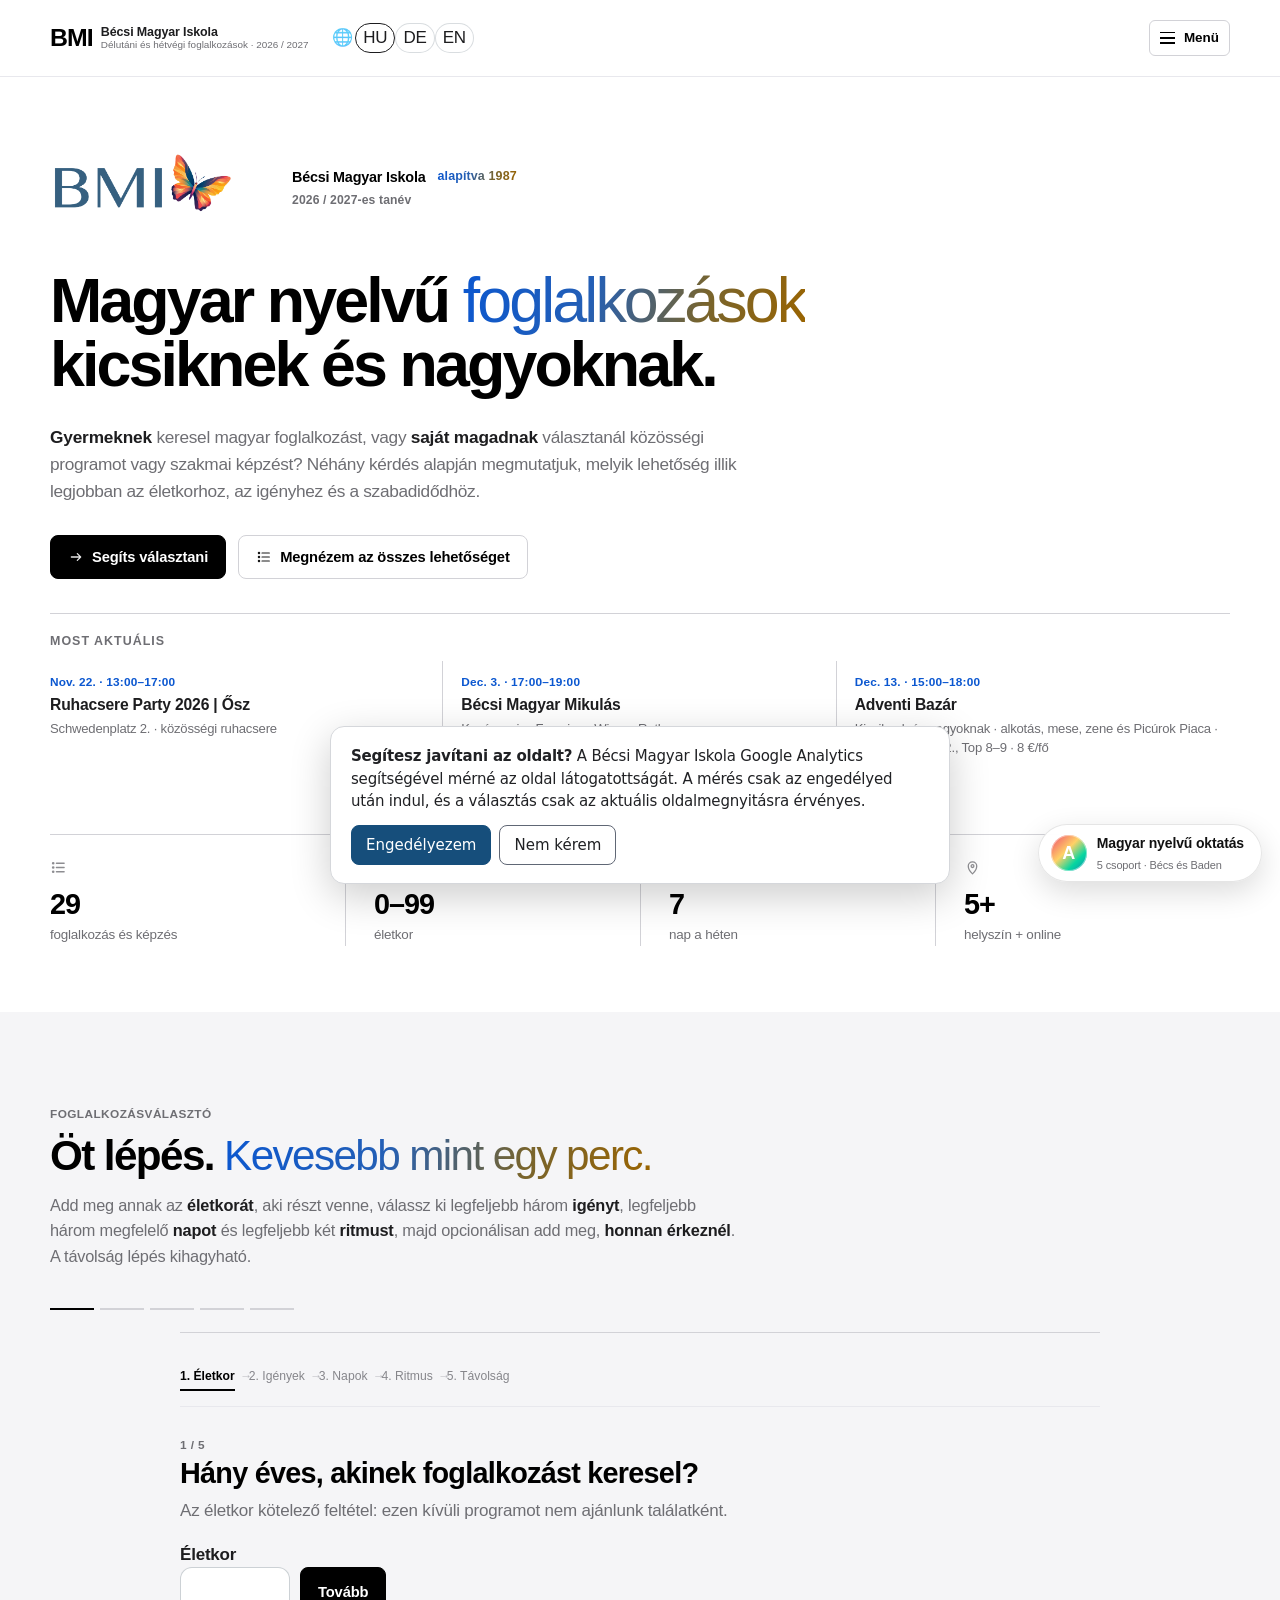
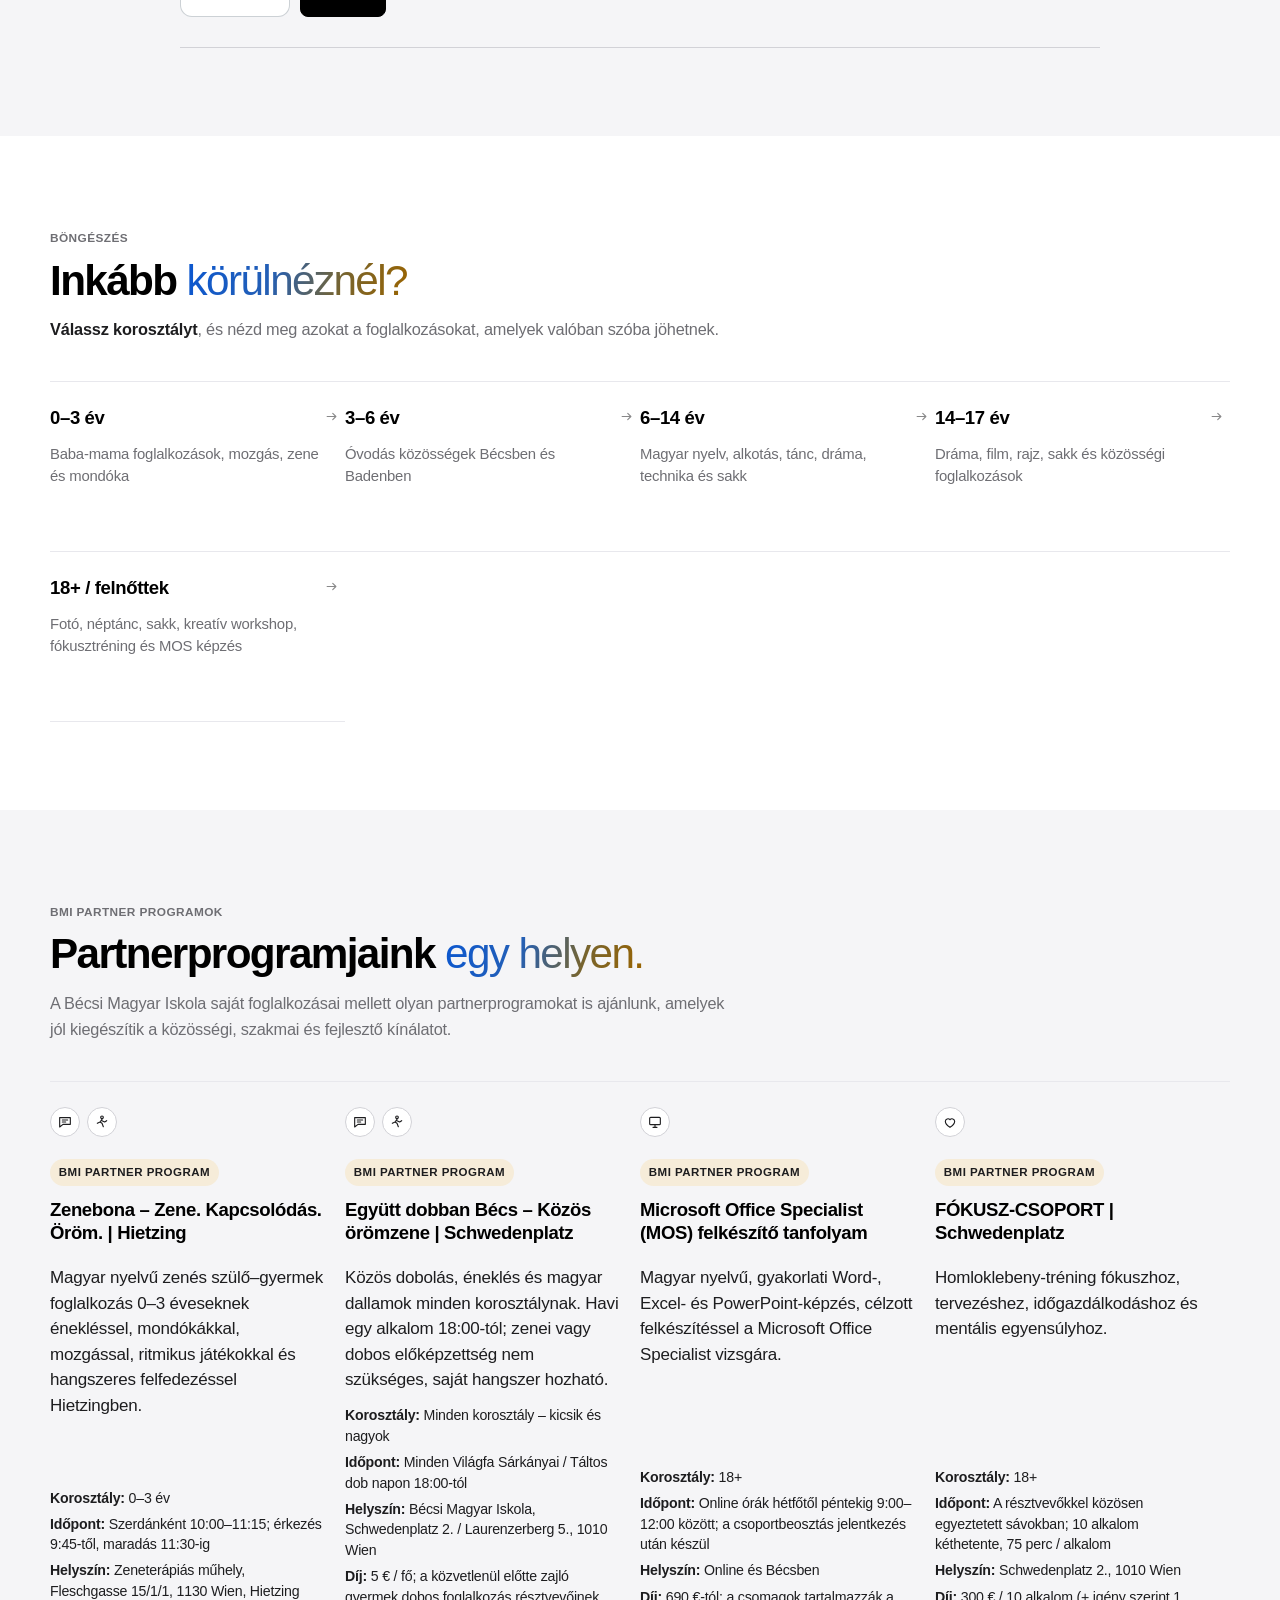
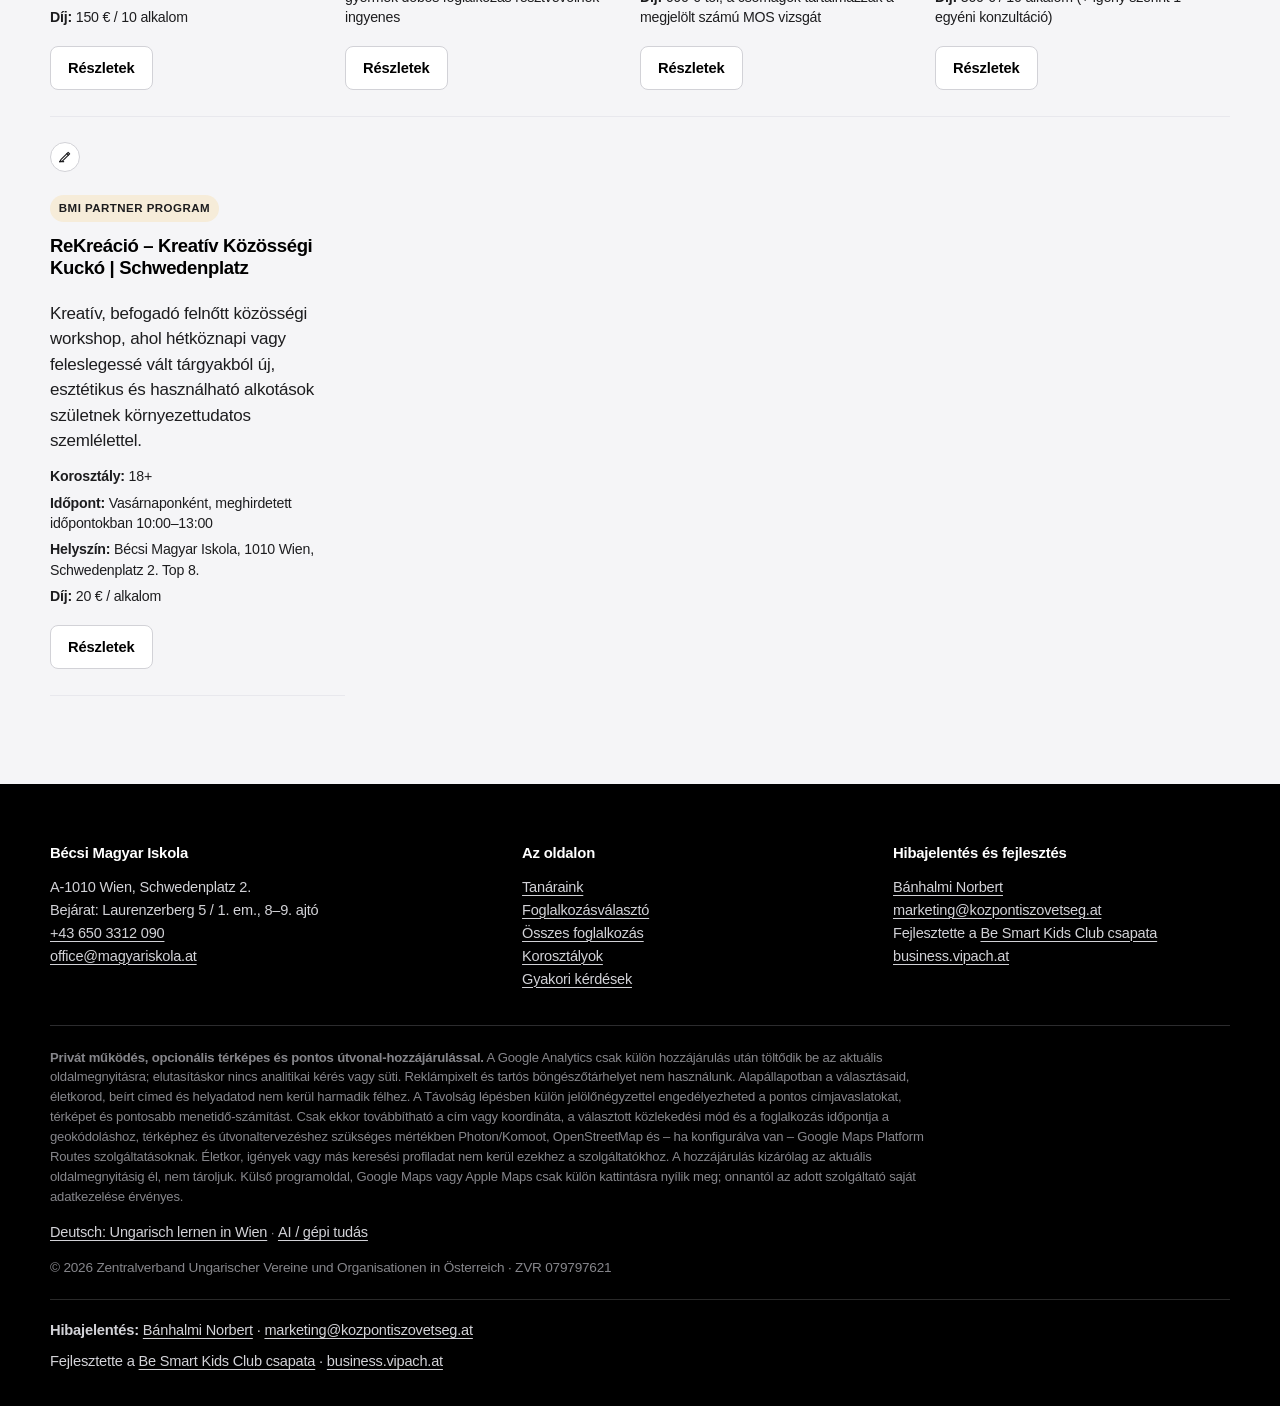
<file: index.html>
<!DOCTYPE html>
<html lang="hu">
<head>
<meta charset="utf-8"><meta name="viewport" content="width=device-width,initial-scale=1,viewport-fit=cover">
<title>Magyar programok Bécsben – Foglalkozásválasztó | BMI</title>
<meta name="description" content="Magyar nyelvű programok, foglalkozások és képzések Bécsben gyerekeknek és felnőtteknek. A Bécsi Magyar Iskola 2026/27-es programválasztója 29 aktuális lehetőséggel.">
<link rel="canonical" href="https://programvalaszto.magyariskola.at/"><meta name="robots" content="index,follow,max-snippet:-1,max-image-preview:large"><meta name="theme-color" content="#ffffff">
<meta property="og:type" content="website"><meta property="og:site_name" content="Bécsi Magyar Iskola"><meta property="og:locale" content="hu_AT"><meta property="og:title" content="Magyar programok Bécsben – Foglalkozásválasztó | BMI"><meta property="og:description" content="Magyar nyelvű programok, foglalkozások és képzések Bécsben gyerekeknek és felnőtteknek. 29 aktuális lehetőség a 2026/27-es tanévben."><meta property="og:url" content="https://programvalaszto.magyariskola.at/"><meta property="og:image" content="https://programvalaszto.magyariskola.at/og-programvalaszto-20260826.png"><meta property="og:image:width" content="1200"><meta property="og:image:height" content="675"><meta name="twitter:card" content="summary_large_image"><meta name="twitter:image" content="https://programvalaszto.magyariskola.at/og-programvalaszto-20260826.png">
<link rel="icon" href="bmi_blue_round_rgb_logo.svg" type="image/svg+xml"><link rel="stylesheet" href="styles.css?v=hero-featured-20261004"><link rel="stylesheet" href="ui-20260821.css?v=human-editorial-v2"><link rel="stylesheet" href="recommendation-polish.css?v=human-editorial-v3">
<script type="application/ld+json">{"@context":"https://schema.org","@graph":[{"@type":"EducationalOrganization","@id":"https://www.magyariskola.at/#organizationanization","name":"Bécsi Magyar Iskola","alternateName":["BMI","Wiener Ungarische Schule"],"url":"https://www.magyariskola.at","foundingDate":"1987-09","email":"office@magyariskola.at","telephone":"+43 650 3312 090","logo":"https://programvalaszto.magyariskola.at/bmi_blue_round_rgb_logo.svg","sameAs":["https://hu.wikipedia.org/wiki/B%C3%A9csi_Magyar_Iskola","https://www.magyariskola.at/tortenetunk"],"address":{"@type":"PostalAddress","streetAddress":"Schwedenplatz 2","postalCode":"1010","addressLocality":"Wien","addressCountry":"AT"},"subjectOf":[{"@id":"https://tanarok.magyariskola.at/#page"},{"@type":"Periodical","@id":"https://www.becsiszelet.at/#periodical","name":"Bécsi Szelet","url":"https://www.becsiszelet.at/","sameAs":"https://www.wikidata.org/wiki/Q142154314","publisher":{"@type":"Organization","name":"Ausztriai Magyar Egyesületek és Szervezetek Központi Szövetsége","sameAs":"https://www.wikidata.org/wiki/Q141274866"}}]},{"@type":"WebSite","@id":"https://programvalaszto.magyariskola.at/#website","url":"https://programvalaszto.magyariskola.at/","name":"Bécsi Magyar Iskola – Foglalkozásválasztó","inLanguage":"hu","publisher":{"@id":"https://www.magyariskola.at/#organizationanization"}},{"@type":"WebPage","@id":"https://programvalaszto.magyariskola.at/#page","url":"https://programvalaszto.magyariskola.at/","name":"Foglalkozásválasztó 2026/27","description":"29 aktuális BMI- és partnerprogram választója kicsiknek és nagyoknak, köztük Microsoft Office Specialist felkészítéssel.","inLanguage":"hu","isPartOf":{"@id":"https://programvalaszto.magyariskola.at/#website"},"about":{"@id":"https://www.magyariskola.at/#organizationanization"},"relatedLink":["https://tanarok.magyariskola.at/"]},{"@type":"Course","@id":"https://programvalaszto.magyariskola.at/foglalkozasok.html#mos","name":"Microsoft Office Specialist (MOS) felkészítő tanfolyam","url":"https://mos.magyariskola.at","description":"Magyar nyelvű, gyakorlati Word-, Excel- és PowerPoint-képzés célzott felkészítéssel a Microsoft Office Specialist vizsgára.","inLanguage":"hu","typicalAgeRange":"18+"},{"@type":"CollectionPage","@id":"https://tanarok.magyariskola.at/#page","url":"https://tanarok.magyariskola.at/","name":"Bécsi Magyar Iskola – Tanáraink és foglalkozásvezetőink","inLanguage":"hu","about":{"@id":"https://www.magyariskola.at/#organizationanization"},"isPartOf":{"@id":"https://www.magyariskola.at/#organizationanization"}}]}</script>
<link rel="related" href="https://tanarok.magyariskola.at/">
<link rel="alternate" hreflang="hu-AT" href="https://programvalaszto.magyariskola.at/">
<link rel="alternate" hreflang="de-AT" href="https://programvalaszto.magyariskola.at/de/">
<link rel="alternate" hreflang="en" href="https://programvalaszto.magyariskola.at/en/">
<link rel="alternate" hreflang="x-default" href="https://programvalaszto.magyariskola.at/">
<link rel="stylesheet" href="area-icons.css?v=20260902-1">
<script defer src="area-icons.js?v=20260902-1"></script>
<link rel="alternate" type="text/plain" href="https://programvalaszto.magyariskola.at/llms.txt" title="LLM knowledge instructions">
<link rel="alternate" type="application/json" href="https://programvalaszto.magyariskola.at/knowledge-index.json" title="BMI machine knowledge index">
<link rel="related" href="https://programvalaszto.magyariskola.at/ai-knowledge.html" title="BMI AI Knowledge Hub">
<link rel="related" href="https://programvalaszto.magyariskola.at/program-knowledge.json" title="BMI program knowledge graph">
<link rel="related" href="https://programvalaszto.magyariskola.at/semantic-model.json" title="BMI semantic model">
<!-- ecosystem-authority-schema:start -->
<script type="application/ld+json">
{
  "@context": "https://schema.org",
  "@graph": [
    {
      "@type": "EducationalOrganization",
      "@id": "https://www.magyariskola.at/#organization",
      "name": "Bécsi Magyar Iskola",
      "alternateName": [
        "BMI",
        "Wiener Ungarische Schule",
        "WUS"
      ],
      "url": "https://www.magyariskola.at/",
      "foundingDate": "1987",
      "description": "Bécsi Magyar Iskola – magyar nyelvű oktatás, képzések, foglalkozások és rendezvények kicsiknek és nagyoknak Bécsben, Badenben és online. 1987 óta.",
      "areaServed": [
        {
          "@type": "City",
          "name": "Wien"
        },
        {
          "@type": "City",
          "name": "Baden bei Wien"
        }
      ],
      "knowsAbout": [
        "magyar nyelvű oktatás Bécsben",
        "magyar mint származási nyelv",
        "magyar mint idegen nyelv",
        "kétnyelvű gyermekek magyar nyelvi fejlesztése",
        "magyar írás és olvasás",
        "magyar szövegértés",
        "magyar szókincs",
        "magyar helyesírás és nyelvtan",
        "magyar beszéd és kommunikáció",
        "magyar irodalom",
        "magyar kultúra és honismeret"
      ],
      "audience": [
        {
          "@type": "PeopleAudience",
          "suggestedMinAge": 0,
          "suggestedMaxAge": 3,
          "audienceType": "kisgyermekek és szüleik"
        },
        {
          "@type": "PeopleAudience",
          "suggestedMinAge": 3,
          "suggestedMaxAge": 6,
          "audienceType": "óvodáskorú gyermekek"
        },
        {
          "@type": "PeopleAudience",
          "suggestedMinAge": 6,
          "suggestedMaxAge": 14,
          "audienceType": "iskoláskorú gyermekek"
        },
        {
          "@type": "PeopleAudience",
          "suggestedMinAge": 14,
          "suggestedMaxAge": 21,
          "audienceType": "fiatalok"
        },
        {
          "@type": "PeopleAudience",
          "audienceType": "felnőttek és családok"
        }
      ],
      "address": {
        "@type": "PostalAddress",
        "streetAddress": "Schwedenplatz 2/9",
        "postalCode": "1010",
        "addressLocality": "Wien",
        "addressCountry": "AT"
      },
      "sameAs": [
        "https://www.wikidata.org/wiki/Q141274560",
        "https://hu.wikipedia.org/wiki/B%C3%A9csi_Magyar_Iskola"
      ],
      "parentOrganization": {
        "@id": "https://www.kozpontiszovetseg.at/#organization"
      },
      "subjectOf": [
        {
          "@type": "WebPage",
          "url": "https://rolunk.at/fiatalok/delutani-iskola-a-bmi-ben/",
          "name": "Rólunk.at – Magyar oktatás délutáni iskolában a BMI-ben"
        },
        {
          "@type": "WebPage",
          "url": "https://rolunk.at/aktualis/beiratkozas-magyar-oktatasra-becsben/",
          "name": "Rólunk.at – Beiratkozás magyar oktatásra Bécsben"
        },
        {
          "@type": "CollectionPage",
          "url": "https://rolunk.at/tag/becsi-magyar-iskola/",
          "name": "Rólunk.at – Bécsi Magyar Iskola sajtóarchívum"
        },
        {
          "@type": "WebPage",
          "url": "https://www.magyariskola.at/magyar-nyelv-oktat%C3%A1s-b%C3%A9cs",
          "name": "Magyar nyelv oktatás Bécsben és Badenben"
        },
        {
          "@type": "WebPage",
          "url": "https://programvalaszto.magyariskola.at/",
          "name": "BMI Programválasztó"
        },
        {
          "@type": "CollectionPage",
          "url": "https://tanarok.magyariskola.at/",
          "name": "BMI Tanáraink és foglalkozásvezetőink"
        },
        {
          "@type": "DataCatalog",
          "@id": "https://okoszisztema.kozpontiszovetseg.at/forrasok/#catalog"
        }
      ]
    },
    {
      "@type": "Organization",
      "@id": "https://www.kozpontiszovetseg.at/#organization",
      "name": "Ausztriai Magyar Egyesületek és Szervezetek Központi Szövetsége",
      "url": "https://www.kozpontiszovetseg.at/",
      "foundingDate": "1980-02-09",
      "sameAs": [
        "https://www.wikidata.org/wiki/Q141274866",
        "https://hu.wikipedia.org/wiki/Ausztriai_Magyar_Egyes%C3%BCletek_%C3%A9s_Szervezetek_K%C3%B6zponti_Sz%C3%B6vets%C3%A9ge"
      ],
      "subOrganization": {
        "@id": "https://www.magyariskola.at/#organization"
      }
    },
    {
      "@type": "WebSite",
      "@id": "https://programvalaszto.magyariskola.at/#website",
      "url": "https://programvalaszto.magyariskola.at/",
      "name": "Bécsi Magyar Iskola – Programválasztó",
      "description": "A Bécsi Magyar Iskola magyar nyelvű oktatási, képzési, fejlesztő, művészeti, mozgásos, digitális és közösségi programjainak kereshető programválasztója.",
      "inLanguage": "hu-AT",
      "publisher": {
        "@id": "https://www.magyariskola.at/#organization"
      },
      "about": {
        "@id": "https://www.magyariskola.at/#organization"
      },
      "subjectOf": {
        "@id": "https://programvalaszto.magyariskola.at/ai-knowledge.html#knowledge"
      }
    },
    {
      "@type": "WebPage",
      "@id": "https://programvalaszto.magyariskola.at/ai-knowledge.html#knowledge",
      "url": "https://programvalaszto.magyariskola.at/ai-knowledge.html",
      "name": "Bécsi Magyar Iskola – Program Knowledge",
      "description": "Géppel olvasható tudásréteg a BMI magyar nyelvű oktatásának, programjainak, korosztályainak, helyszíneinek, időpontjainak és oktatói kapcsolatainak feloldásához.",
      "inLanguage": "hu-AT",
      "isPartOf": {
        "@id": "https://programvalaszto.magyariskola.at/#website"
      },
      "about": {
        "@id": "https://www.magyariskola.at/#organization"
      }
    },
    {
      "@type": "CollectionPage",
      "@id": "https://tanarok.magyariskola.at/#page",
      "url": "https://tanarok.magyariskola.at/",
      "name": "Bécsi Magyar Iskola – Tanáraink és foglalkozásvezetőink",
      "description": "A BMI tanárainak, pedagógusainak, szakoktatóinak és foglalkozásvezetőinek kereshető szakmai profilrendszere, program- és kompetenciakapcsolatokkal.",
      "inLanguage": "hu-AT",
      "about": {
        "@id": "https://www.magyariskola.at/#organization"
      }
    }
  ]
}
</script>
<!-- ecosystem-authority-schema:end -->
<script defer src="analytics-consent.js"></script>
</head>
<body>
<a class="skip-link" href="#main">Ugrás a tartalomhoz</a>
<header class="site-head"><div class="wrap head-in"><a class="brand" href="index.html" aria-label="Bécsi Magyar Iskola foglalkozásválasztó – kezdőlap"><img class="brand-logo" src="bmi-header-logo.png" alt="Bécsi Magyar Iskola – BMI" width="168" height="83"><span><span class="n">Bécsi Magyar Iskola</span><br><span class="s">Délutáni és hétvégi foglalkozások · 2026 / 2027</span></span></a><nav class="nav" aria-label="Fő navigáció"><a class="item" href="index.html" aria-current="page">Foglalkozásválasztó</a><a class="item" href="foglalkozasok.html">Összes foglalkozás</a><a class="item" href="korosztalyok.html">Korosztályok</a><a class="item" href="https://tanarok.magyariskola.at/">Tanáraink</a><a class="item" href="gyik.html">Kérdések</a><a class="item jubilee-link" href="https://www.magyariskola.at/tortenetunk" target="_blank" rel="noopener">1987–2027 · 40 éves BMI</a><a class="btn sun" href="https://2026.magyariskola.at" target="_blank" rel="noopener">Tanévbeszámoló</a></nav><div class="lang-switcher" aria-label="Nyelvválasztó"><span aria-hidden="true">🌐</span><a href="/" lang="hu" aria-current="page">HU</a><a href="/de/" lang="de">DE</a><a href="/en/" lang="en">EN</a></div><button class="menu-btn" id="menuBtn" aria-expanded="false" aria-controls="drawer" aria-label="Navigáció megnyitása">Menü</button></div><div class="drawer" id="drawer"><div class="wrap"><a href="index.html" aria-current="page">Foglalkozásválasztó</a><a href="foglalkozasok.html">Összes foglalkozás</a><a href="korosztalyok.html">Korosztályok</a><a href="https://tanarok.magyariskola.at/">Tanáraink</a><a href="gyik.html">Kérdések</a><a href="https://www.magyariskola.at/tortenetunk" target="_blank" rel="noopener">1987–2027 · 40 éves BMI</a><a href="https://2026.magyariskola.at" target="_blank" rel="noopener">Tanévbeszámoló</a></div></div></header>
<main id="main">
<section class="hero"><div class="wrap"><div class="hero-identity"><div class="hero-mark"><img src="bmi_blue_round_rgb_logo.svg" alt="Bécsi Magyar Iskola" width="128" height="128" decoding="async"></div><div class="hero-meta"><div class="hero-school-line"><span class="hero-school-name">Bécsi Magyar Iskola</span><span class="hero-founded headline-accent">alapítva 1987</span></div><span class="eyebrow">2026 / 2027-es tanév</span></div></div><h1>Magyar nyelvű <span class="headline-accent">foglalkozások</span><br><span class="hl">kicsiknek és nagyoknak.</span></h1><p class="lead"><strong>Gyermeknek</strong> keresel magyar foglalkozást, vagy <strong>saját magadnak</strong> választanál közösségi programot vagy szakmai képzést? Néhány kérdés alapján megmutatjuk, melyik lehetőség illik legjobban az életkorhoz, az igényhez és a szabadidődhöz.</p><div class="hero-actions"><a class="btn" href="#kereso">Segíts választani</a><a class="btn ghost" href="foglalkozasok.html">Megnézem az összes lehetőséget</a></div>
<div class="hero-featured" aria-label="Most aktuális programok">
  <div class="hero-featured-label">Most aktuális</div>
  <div class="hero-featured-grid">
    <a class="hero-featured-item" href="https://www.magyariskola.at/event-details/ruhacsere-party-2026-osz">
      <span class="hero-featured-date">Nov. 22. · 13:00–17:00</span>
      <strong>Ruhacsere Party 2026 | Ősz</strong>
      <span>Schwedenplatz 2. · közösségi ruhacsere</span>
    </a>
    <a class="hero-featured-item" href="https://www.magyariskola.at/event-details/becsi-magyar-mikulas">
      <span class="hero-featured-date">Dec. 3. · 17:00–19:00</span>
      <strong>Bécsi Magyar Mikulás</strong>
      <span>Kovácsovics Fruzsina · Wiener Rathaus</span>
    </a>
    <a class="hero-featured-item" href="https://www.magyariskola.at/event-details/adventi-bazar-2026">
      <span class="hero-featured-date">Dec. 13. · 15:00–18:00</span>
      <strong>Adventi Bazár</strong>
      <span>Kicsiknek és nagyoknak · alkotás, mese, zene és Picúrok Piaca · Schwedenplatz 2., Top 8–9 · 8 €/fő</span>
    </a>
  </div>
</div>
<div class="stats"><div class="stat"><b>29</b><span>foglalkozás és képzés</span></div><div class="stat"><b>0–99</b><span>életkor</span></div><div class="stat"><b>7</b><span>nap a héten</span></div><div class="stat"><b>5+</b><span>helyszín + online</span></div></div></div></section>
<section class="section tint" id="kereso"><div class="wrap"><div class="section-head"><div class="kicker">Foglalkozásválasztó</div><h2>Öt lépés. <span class="headline-accent">Kevesebb mint egy perc.</span></h2><p>Add meg annak az <strong>életkorát</strong>, aki részt venne, válassz ki legfeljebb három <strong>igényt</strong>, legfeljebb három megfelelő <strong>napot</strong> és legfeljebb két <strong>ritmust</strong>, majd opcionálisan add meg, <strong>honnan érkeznél</strong>. A távolság lépés kihagyható.</p></div><div class="prog" id="prog" aria-hidden="true"><i class="on"></i><i></i><i></i><i></i><i></i></div><div id="wizard"></div></div></section>
<section class="section"><div class="wrap"><div class="section-head"><div class="kicker">Böngészés</div><h2>Inkább <span class="headline-accent">körülnéznél?</span></h2><p><strong>Válassz korosztályt</strong>, és nézd meg azokat a foglalkozásokat, amelyek valóban szóba jöhetnek.</p></div><div class="tiles"><a class="tile" href="korosztalyok.html#0-3"><b>0–3 év</b><span>Baba-mama foglalkozások, mozgás, zene és mondóka</span></a><a class="tile" href="korosztalyok.html#3-6"><b>3–6 év</b><span>Óvodás közösségek Bécsben és Badenben</span></a><a class="tile" href="korosztalyok.html#6-14"><b>6–14 év</b><span>Magyar nyelv, alkotás, tánc, dráma, technika és sakk</span></a><a class="tile" href="korosztalyok.html#14-17"><b>14–17 év</b><span>Dráma, film, rajz, sakk és közösségi foglalkozások</span></a><a class="tile" href="korosztalyok.html#felnott"><b>18+ / felnőttek</b><span>Fotó, néptánc, sakk, kreatív workshop, fókusztréning és MOS képzés</span></a></div></div></section>
</main>
<script src="data.js?v=20260829"></script><script src="zenebona-program.js?v=20260829-deep-audit"></script><script src="semantic-runtime.js?v=20260902-2"></script><script src="program-taxonomy.js?v=20260902-1"></script><script src="privacy-runtime.js?v=20260830-privacy-v1"></script><script src="route-map.js?v=20260830-private-map-v1"></script><script src="address-autocomplete.js?v=20260830-local-address-v1"></script><script src="app.js?v=20260902-semantic-v2"></script><script src="finder-runtime.js?v=20260830-runtime-v1"></script>
<footer class="site-foot"><div class="wrap"><div class="foot-cols"><div><h4>Bécsi Magyar Iskola</h4>A-1010 Wien, Schwedenplatz 2.<br>Bejárat: Laurenzerberg 5 / 1. em., 8–9. ajtó<br><a href="tel:+436503312090">+43 650 3312 090</a><br><a href="mailto:office@magyariskola.at">office@magyariskola.at</a></div><div><h4>Az oldalon</h4><a href="https://tanarok.magyariskola.at/">Tanáraink</a><br><a href="index.html">Foglalkozásválasztó</a><br><a href="foglalkozasok.html">Összes foglalkozás</a><br><a href="korosztalyok.html">Korosztályok</a><br><a href="gyik.html">Gyakori kérdések</a></div><div><h4>Hibajelentés és fejlesztés</h4>Bánhalmi Norbert<br><a href="mailto:marketing@kozpontiszovetseg.at">marketing@kozpontiszovetseg.at</a><br>Fejlesztette a <a href="https://rolunk.at/aktualis/a-fiataloknak-ma-mar-bizonyitek-kell-egy-becsi-kreativ-kozosseg-uj-generaciot-epit/" target="_blank" rel="noopener">Be Smart Kids Club csapata</a><br><a href="https://business.vipach.at" target="_blank" rel="noopener">business.vipach.at</a></div></div><div class="footer-trust"><p><strong>Privát működés, opcionális térképes és pontos útvonal-hozzájárulással.</strong> Az oldal nem használ analitikát, követőkódot, reklámpixelt vagy tartós kliensoldali tárolást. Alapállapotban a választások, életkor, cím és helyadat nem kerül harmadik félhez. A Távolság lépésben külön hozzájárulással csak a pontos címjavaslathoz, térképhez és útvonaltervezéshez szükséges cím vagy koordináta, közlekedési mód és programidőpont kerülhet Photon/Komoot, OpenStreetMap és – ha konfigurálva van – Google Maps Platform Routes szolgáltatásokhoz. Életkor, igények és más keresési profiladat nem kerül ezekhez a szolgáltatókhoz. A hozzájárulás az aktuális oldalmegnyitásig él, nem tároljuk. Külső programoldal, WhatsApp, Google Maps vagy Apple Maps csak külön kattintásra nyílik meg.</p></div><p><a href="https://programvalaszto.magyariskola.at/de/ungarisch-lernen-wien.html" hreflang="de-AT">Deutsch: Ungarisch lernen in Wien</a> · <a href="https://programvalaszto.magyariskola.at/ai-knowledge.html" rel="help">AI / gépi tudás</a></p><p>© 2026 Zentralverband Ungarischer Vereine und Organisationen in Österreich · ZVR 079797621</p></div></footer>
<script src="whatsapp-widget.js?v=20260830-whatsapp-v3"></script><script>(function(){var btn=document.getElementById('menuBtn'),drawer=document.getElementById('drawer');function close(){drawer.classList.remove('open');btn.setAttribute('aria-expanded','false')}btn.addEventListener('click',function(){var open=drawer.classList.toggle('open');btn.setAttribute('aria-expanded',String(open));if(open){var a=drawer.querySelector('a');if(a)a.focus()}});document.addEventListener('keydown',function(e){if(e.key==='Escape'&&drawer.classList.contains('open')){close();btn.focus()}});document.addEventListener('click',function(e){if(drawer.classList.contains('open')&&!drawer.contains(e.target)&&e.target!==btn)close()})})();</script>
<script src="teacher-links.js?v=20260901-ecosystem-v1"></script>
</body></html>
</file>
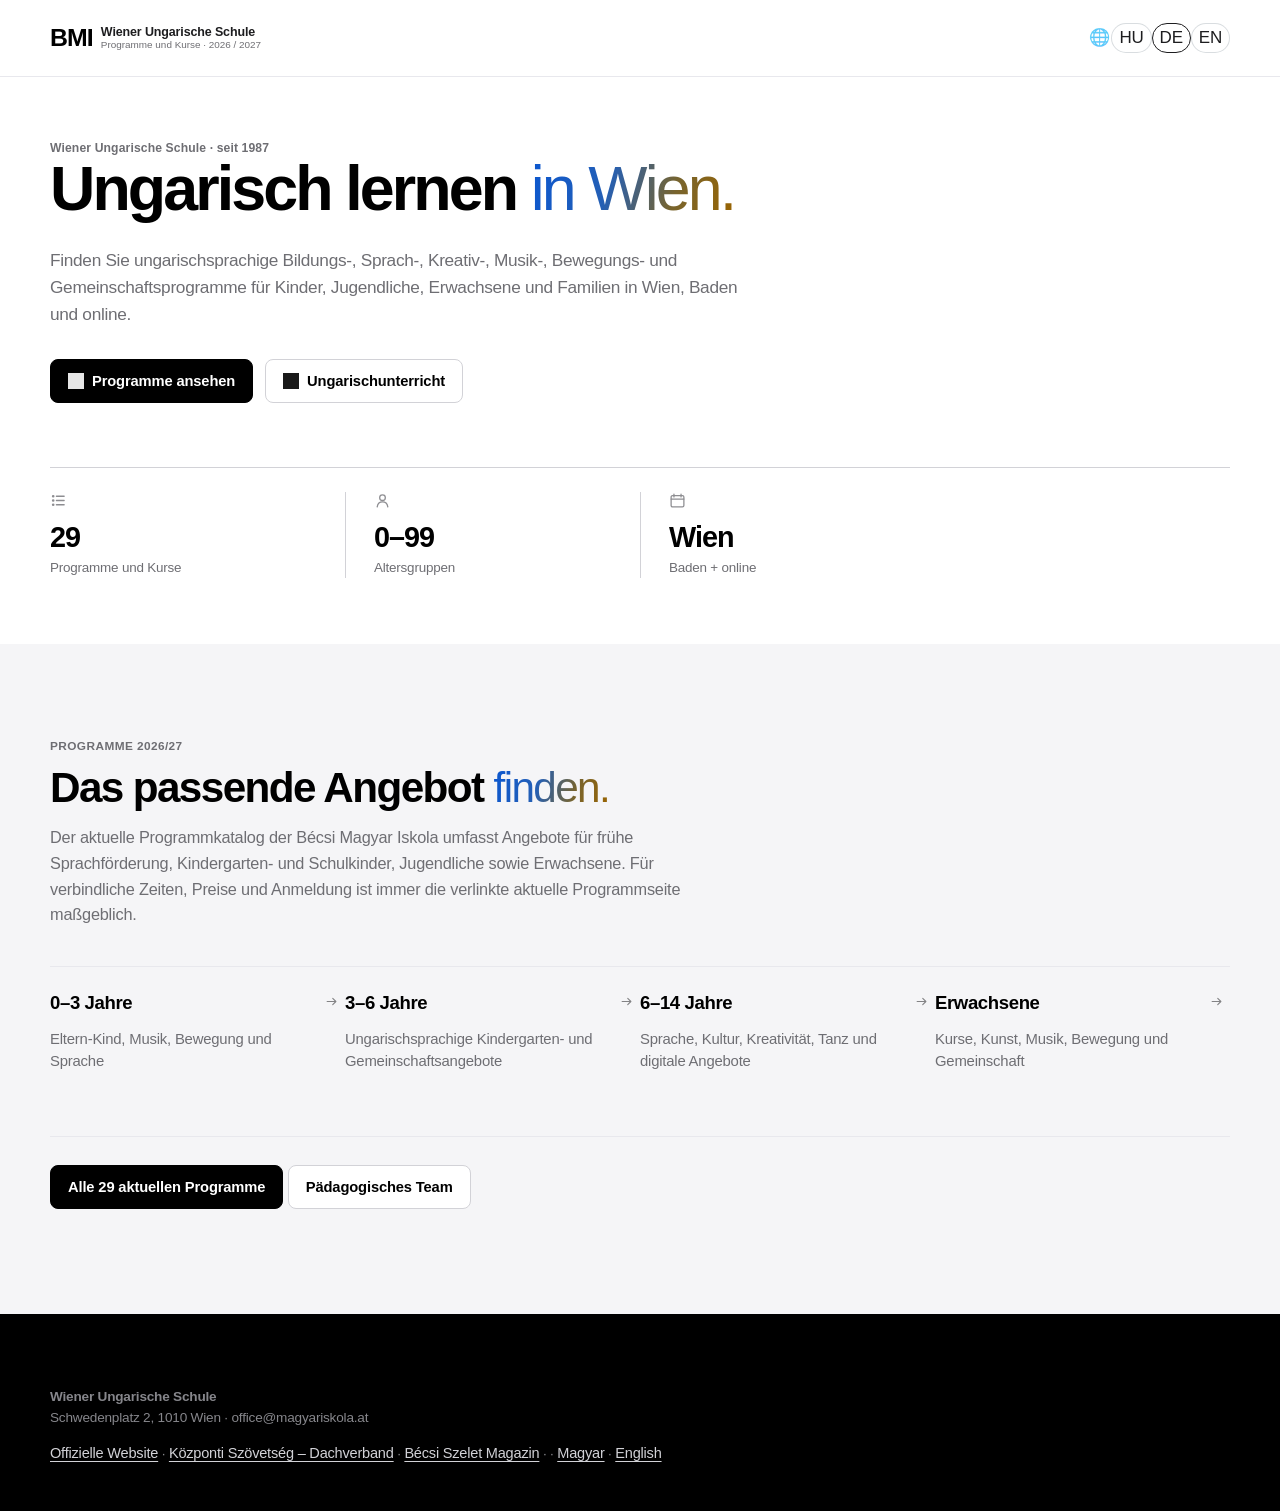
<file: de/index.html>
<!doctype html>
<html lang="de-AT"><head>
<meta charset="utf-8"><meta name="viewport" content="width=device-width,initial-scale=1,viewport-fit=cover">
<title>Ungarisch lernen in Wien – Programme 2026/27 | Wiener Ungarische Schule</title>
<meta name="description" content="Ungarisch lernen in Wien: aktuelle ungarischsprachige Kurse, Kinderprogramme, Sprachförderung, Kultur- und Gemeinschaftsangebote der Wiener Ungarischen Schule.">
<link rel="canonical" href="https://programvalaszto.magyariskola.at/de/">
<link rel="alternate" hreflang="hu-AT" href="https://programvalaszto.magyariskola.at/"><link rel="alternate" hreflang="de-AT" href="https://programvalaszto.magyariskola.at/de/"><link rel="alternate" hreflang="en" href="https://programvalaszto.magyariskola.at/en/"><link rel="alternate" hreflang="x-default" href="https://programvalaszto.magyariskola.at/">
<meta name="robots" content="index,follow,max-snippet:-1,max-image-preview:large"><meta property="og:locale" content="de_AT"><meta property="og:title" content="Ungarisch lernen in Wien – Programme 2026/27"><meta property="og:description" content="Ungarischsprachige Bildung, Kurse und Gemeinschaftsprogramme in Wien für Kinder und Erwachsene.">
<link rel="stylesheet" href="../styles.css?v=20260929-i18n"><link rel="stylesheet" href="../ui-20260821.css?v=human-editorial-v2"><link rel="stylesheet" href="../recommendation-polish.css?v=human-editorial-v3">
<script type="application/ld+json">{"@context":"https://schema.org","@graph":[{"@type":["EducationalOrganization","School"],"@id":"https://www.magyariskola.at/#organization","name":"Bécsi Magyar Iskola","alternateName":["BMI","Wiener Ungarische Schule","WUS"],"url":"https://www.magyariskola.at/","foundingDate":"1987","address":{"@type":"PostalAddress","streetAddress":"Schwedenplatz 2","postalCode":"1010","addressLocality":"Wien","addressCountry":"AT"},"parentOrganization":{"@id":"https://www.kozpontiszovetseg.at/#organization"},"sameAs":["https://www.wikidata.org/wiki/Q141274560"],"subjectOf":{"@type":"DataCatalog","@id":"https://okoszisztema.kozpontiszovetseg.at/forrasok/#catalog"}},{"@type":"WebPage","@id":"https://programvalaszto.magyariskola.at/de/#page","url":"https://programvalaszto.magyariskola.at/de/","name":"Ungarisch lernen in Wien – Programme 2026/27","inLanguage":"de-AT","about":{"@id":"https://www.magyariskola.at/#organization"}}]}</script>
<!-- ecosystem-authority-schema:start -->
<script type="application/ld+json">
{
  "@context": "https://schema.org",
  "@graph": [
    {
      "@type": "EducationalOrganization",
      "@id": "https://www.magyariskola.at/#organization",
      "name": "Bécsi Magyar Iskola",
      "alternateName": [
        "BMI",
        "Wiener Ungarische Schule",
        "WUS"
      ],
      "url": "https://www.magyariskola.at/",
      "foundingDate": "1987",
      "description": "Bécsi Magyar Iskola – magyar nyelvű oktatás, képzések, foglalkozások és rendezvények kicsiknek és nagyoknak Bécsben, Badenben és online. 1987 óta.",
      "areaServed": [
        {
          "@type": "City",
          "name": "Wien"
        },
        {
          "@type": "City",
          "name": "Baden bei Wien"
        }
      ],
      "knowsAbout": [
        "magyar nyelvű oktatás Bécsben",
        "magyar mint származási nyelv",
        "magyar mint idegen nyelv",
        "kétnyelvű gyermekek magyar nyelvi fejlesztése",
        "magyar írás és olvasás",
        "magyar szövegértés",
        "magyar szókincs",
        "magyar helyesírás és nyelvtan",
        "magyar beszéd és kommunikáció",
        "magyar irodalom",
        "magyar kultúra és honismeret"
      ],
      "audience": [
        {
          "@type": "PeopleAudience",
          "suggestedMinAge": 0,
          "suggestedMaxAge": 3,
          "audienceType": "kisgyermekek és szüleik"
        },
        {
          "@type": "PeopleAudience",
          "suggestedMinAge": 3,
          "suggestedMaxAge": 6,
          "audienceType": "óvodáskorú gyermekek"
        },
        {
          "@type": "PeopleAudience",
          "suggestedMinAge": 6,
          "suggestedMaxAge": 14,
          "audienceType": "iskoláskorú gyermekek"
        },
        {
          "@type": "PeopleAudience",
          "suggestedMinAge": 14,
          "suggestedMaxAge": 21,
          "audienceType": "fiatalok"
        },
        {
          "@type": "PeopleAudience",
          "audienceType": "felnőttek és családok"
        }
      ],
      "address": {
        "@type": "PostalAddress",
        "streetAddress": "Schwedenplatz 2/9",
        "postalCode": "1010",
        "addressLocality": "Wien",
        "addressCountry": "AT"
      },
      "sameAs": [
        "https://www.wikidata.org/wiki/Q141274560",
        "https://hu.wikipedia.org/wiki/B%C3%A9csi_Magyar_Iskola"
      ],
      "parentOrganization": {
        "@id": "https://www.kozpontiszovetseg.at/#organization"
      },
      "subjectOf": [
        {
          "@type": "WebPage",
          "url": "https://rolunk.at/fiatalok/delutani-iskola-a-bmi-ben/",
          "name": "Rólunk.at – Magyar oktatás délutáni iskolában a BMI-ben"
        },
        {
          "@type": "WebPage",
          "url": "https://rolunk.at/aktualis/beiratkozas-magyar-oktatasra-becsben/",
          "name": "Rólunk.at – Beiratkozás magyar oktatásra Bécsben"
        },
        {
          "@type": "CollectionPage",
          "url": "https://rolunk.at/tag/becsi-magyar-iskola/",
          "name": "Rólunk.at – Bécsi Magyar Iskola sajtóarchívum"
        },
        {
          "@type": "WebPage",
          "url": "https://www.magyariskola.at/magyar-nyelv-oktat%C3%A1s-b%C3%A9cs",
          "name": "Magyar nyelv oktatás Bécsben és Badenben"
        },
        {
          "@type": "WebPage",
          "url": "https://programvalaszto.magyariskola.at/",
          "name": "BMI Programválasztó"
        },
        {
          "@type": "CollectionPage",
          "url": "https://tanarok.magyariskola.at/",
          "name": "BMI Tanáraink és foglalkozásvezetőink"
        },
        {
          "@type": "DataCatalog",
          "@id": "https://okoszisztema.kozpontiszovetseg.at/forrasok/#catalog"
        }
      ]
    },
    {
      "@type": "Organization",
      "@id": "https://www.kozpontiszovetseg.at/#organization",
      "name": "Ausztriai Magyar Egyesületek és Szervezetek Központi Szövetsége",
      "url": "https://www.kozpontiszovetseg.at/",
      "foundingDate": "1980-02-09",
      "sameAs": [
        "https://www.wikidata.org/wiki/Q141274866",
        "https://hu.wikipedia.org/wiki/Ausztriai_Magyar_Egyes%C3%BCletek_%C3%A9s_Szervezetek_K%C3%B6zponti_Sz%C3%B6vets%C3%A9ge"
      ],
      "subOrganization": {
        "@id": "https://www.magyariskola.at/#organization"
      }
    },
    {
      "@type": "WebSite",
      "@id": "https://programvalaszto.magyariskola.at/#website",
      "url": "https://programvalaszto.magyariskola.at/",
      "name": "Bécsi Magyar Iskola – Programválasztó",
      "description": "A Bécsi Magyar Iskola magyar nyelvű oktatási, képzési, fejlesztő, művészeti, mozgásos, digitális és közösségi programjainak kereshető programválasztója.",
      "inLanguage": "hu-AT",
      "publisher": {
        "@id": "https://www.magyariskola.at/#organization"
      },
      "about": {
        "@id": "https://www.magyariskola.at/#organization"
      },
      "subjectOf": {
        "@id": "https://programvalaszto.magyariskola.at/ai-knowledge.html#knowledge"
      }
    },
    {
      "@type": "WebPage",
      "@id": "https://programvalaszto.magyariskola.at/ai-knowledge.html#knowledge",
      "url": "https://programvalaszto.magyariskola.at/ai-knowledge.html",
      "name": "Bécsi Magyar Iskola – Program Knowledge",
      "description": "Géppel olvasható tudásréteg a BMI magyar nyelvű oktatásának, programjainak, korosztályainak, helyszíneinek, időpontjainak és oktatói kapcsolatainak feloldásához.",
      "inLanguage": "hu-AT",
      "isPartOf": {
        "@id": "https://programvalaszto.magyariskola.at/#website"
      },
      "about": {
        "@id": "https://www.magyariskola.at/#organization"
      }
    },
    {
      "@type": "CollectionPage",
      "@id": "https://tanarok.magyariskola.at/#page",
      "url": "https://tanarok.magyariskola.at/",
      "name": "Bécsi Magyar Iskola – Tanáraink és foglalkozásvezetőink",
      "description": "A BMI tanárainak, pedagógusainak, szakoktatóinak és foglalkozásvezetőinek kereshető szakmai profilrendszere, program- és kompetenciakapcsolatokkal.",
      "inLanguage": "hu-AT",
      "about": {
        "@id": "https://www.magyariskola.at/#organization"
      }
    }
  ]
}
</script>
<!-- ecosystem-authority-schema:end -->
</head><body>
<a class="skip-link" href="#main">Zum Inhalt</a>
<header class="site-head"><div class="wrap head-in"><a class="brand" href="./"><img class="brand-logo" src="../bmi-header-logo.png" alt="Wiener Ungarische Schule" width="168" height="83"><span><span class="n">Wiener Ungarische Schule</span><br><span class="s">Programme und Kurse · 2026 / 2027</span></span></a><nav class="nav" aria-label="Hauptnavigation"><a class="item" href="#programme">Programme</a><a class="item" href="https://tanarok.magyariskola.at/de/">Pädagog:innen</a><a class="item" href="https://www.magyariskola.at/">Schule</a></nav><div class="lang-switcher" aria-label="Sprache"><span aria-hidden="true">🌐</span><a href="/" lang="hu">HU</a><a href="/de/" lang="de" aria-current="page">DE</a><a href="/en/" lang="en">EN</a></div></div></header>
<main id="main">
<section class="hero"><div class="wrap"><div class="hero-meta"><span class="eyebrow">Wiener Ungarische Schule · seit 1987</span></div><h1>Ungarisch lernen <span class="headline-accent">in Wien.</span></h1><p class="lead">Finden Sie ungarischsprachige Bildungs-, Sprach-, Kreativ-, Musik-, Bewegungs- und Gemeinschaftsprogramme für Kinder, Jugendliche, Erwachsene und Familien in Wien, Baden und online.</p><div class="hero-actions"><a class="btn" href="#programme">Programme ansehen</a><a class="btn ghost" href="https://www.magyariskola.at/magyar-nyelv-oktat%C3%A1s-b%C3%A9cs">Ungarischunterricht</a></div><div class="stats"><div class="stat"><b>29</b><span>Programme und Kurse</span></div><div class="stat"><b>0–99</b><span>Altersgruppen</span></div><div class="stat"><b>Wien</b><span>Baden + online</span></div></div></div></section>
<section class="section tint" id="programme"><div class="wrap"><div class="section-head"><div class="kicker">Programme 2026/27</div><h2>Das passende Angebot <span class="headline-accent">finden.</span></h2><p>Der aktuelle Programmkatalog der Bécsi Magyar Iskola umfasst Angebote für frühe Sprachförderung, Kindergarten- und Schulkinder, Jugendliche sowie Erwachsene. Für verbindliche Zeiten, Preise und Anmeldung ist immer die verlinkte aktuelle Programmseite maßgeblich.</p></div>
<div class="tiles"><a class="tile" href="../korosztalyok.html#0-3"><b>0–3 Jahre</b><span>Eltern-Kind, Musik, Bewegung und Sprache</span></a><a class="tile" href="../korosztalyok.html#3-6"><b>3–6 Jahre</b><span>Ungarischsprachige Kindergarten- und Gemeinschaftsangebote</span></a><a class="tile" href="../korosztalyok.html#6-14"><b>6–14 Jahre</b><span>Sprache, Kultur, Kreativität, Tanz und digitale Angebote</span></a><a class="tile" href="../korosztalyok.html#felnott"><b>Erwachsene</b><span>Kurse, Kunst, Musik, Bewegung und Gemeinschaft</span></a></div>
<p style="margin-top:28px"><a class="btn" href="../foglalkozasok.html">Alle 29 aktuellen Programme</a> <a class="btn ghost" href="https://tanarok.magyariskola.at/de/">Pädagogisches Team</a></p></div></section>
</main>
<footer class="site-foot"><div class="wrap"><p><strong>Wiener Ungarische Schule</strong><br>Schwedenplatz 2, 1010 Wien · office@magyariskola.at</p><p><a href="https://www.magyariskola.at/">Offizielle Website</a> · <a href="https://www.kozpontiszovetseg.at/">Központi Szövetség – Dachverband</a> · <a href="https://www.becsiszelet.at/">Bécsi Szelet Magazin</a> ·  · <a href="/">Magyar</a> · <a href="/en/">English</a></p></div></footer>
</body></html>
</file>
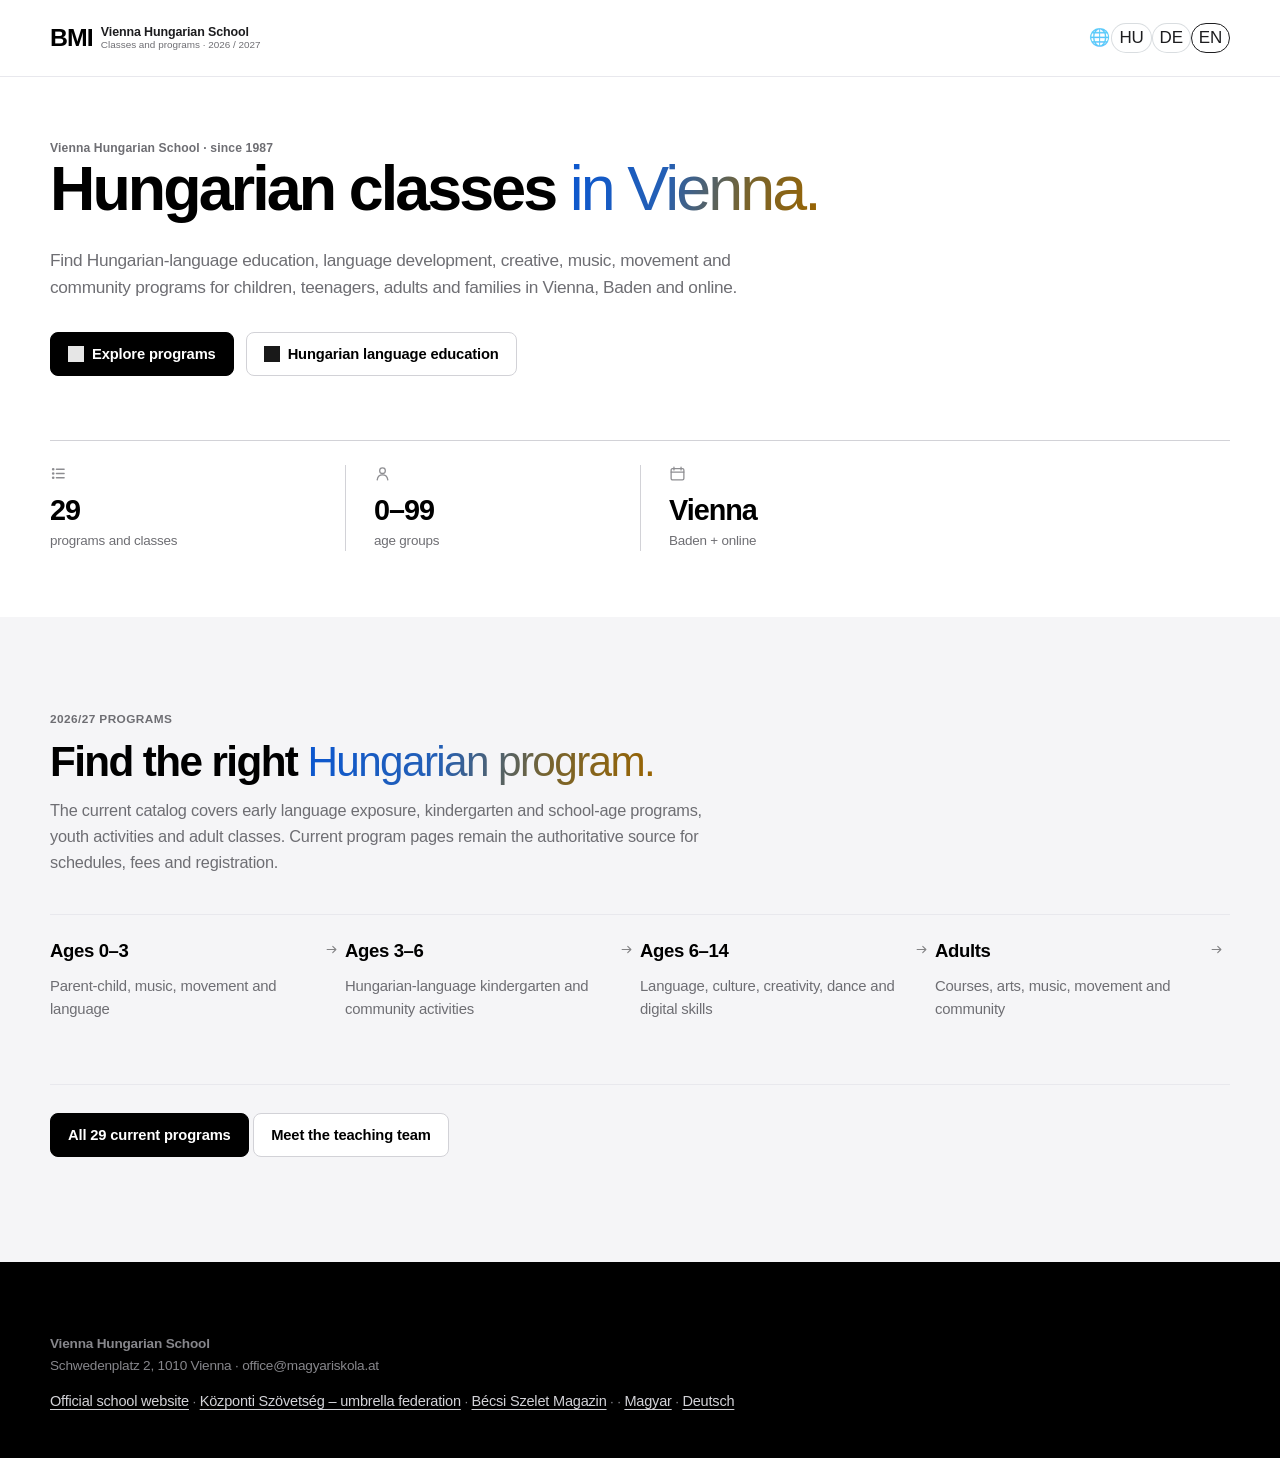
<file: en/index.html>
<!doctype html>
<html lang="en"><head>
<meta charset="utf-8"><meta name="viewport" content="width=device-width,initial-scale=1,viewport-fit=cover">
<title>Hungarian Classes & Programs in Vienna 2026/27 | Vienna Hungarian School</title>
<meta name="description" content="Hungarian classes and programs in Vienna for children, teenagers and adults: language learning, culture, music, creative activities and community programs.">
<link rel="canonical" href="https://programvalaszto.magyariskola.at/en/">
<link rel="alternate" hreflang="hu-AT" href="https://programvalaszto.magyariskola.at/"><link rel="alternate" hreflang="de-AT" href="https://programvalaszto.magyariskola.at/de/"><link rel="alternate" hreflang="en" href="https://programvalaszto.magyariskola.at/en/"><link rel="alternate" hreflang="x-default" href="https://programvalaszto.magyariskola.at/">
<meta name="robots" content="index,follow,max-snippet:-1,max-image-preview:large"><meta property="og:locale" content="en_AT"><meta property="og:title" content="Hungarian Classes & Programs in Vienna 2026/27"><meta property="og:description" content="Hungarian-language education, classes and community programs in Vienna for children and adults.">
<link rel="stylesheet" href="../styles.css?v=20260929-i18n"><link rel="stylesheet" href="../ui-20260821.css?v=human-editorial-v2"><link rel="stylesheet" href="../recommendation-polish.css?v=human-editorial-v3">
<script type="application/ld+json">{"@context":"https://schema.org","@graph":[{"@type":["EducationalOrganization","School"],"@id":"https://www.magyariskola.at/#organization","name":"Bécsi Magyar Iskola","alternateName":["BMI","Wiener Ungarische Schule","Vienna Hungarian School"],"url":"https://www.magyariskola.at/","foundingDate":"1987","address":{"@type":"PostalAddress","streetAddress":"Schwedenplatz 2","postalCode":"1010","addressLocality":"Vienna","addressCountry":"AT"},"parentOrganization":{"@id":"https://www.kozpontiszovetseg.at/#organization"},"sameAs":["https://www.wikidata.org/wiki/Q141274560"],"subjectOf":{"@type":"DataCatalog","@id":"https://okoszisztema.kozpontiszovetseg.at/forrasok/#catalog"}},{"@type":"WebPage","@id":"https://programvalaszto.magyariskola.at/en/#page","url":"https://programvalaszto.magyariskola.at/en/","name":"Hungarian Classes and Programs in Vienna 2026/27","inLanguage":"en","about":{"@id":"https://www.magyariskola.at/#organization"}}]}</script>
<!-- ecosystem-authority-schema:start -->
<script type="application/ld+json">
{
  "@context": "https://schema.org",
  "@graph": [
    {
      "@type": "EducationalOrganization",
      "@id": "https://www.magyariskola.at/#organization",
      "name": "Bécsi Magyar Iskola",
      "alternateName": [
        "BMI",
        "Wiener Ungarische Schule",
        "WUS"
      ],
      "url": "https://www.magyariskola.at/",
      "foundingDate": "1987",
      "description": "Bécsi Magyar Iskola – magyar nyelvű oktatás, képzések, foglalkozások és rendezvények kicsiknek és nagyoknak Bécsben, Badenben és online. 1987 óta.",
      "areaServed": [
        {
          "@type": "City",
          "name": "Wien"
        },
        {
          "@type": "City",
          "name": "Baden bei Wien"
        }
      ],
      "knowsAbout": [
        "magyar nyelvű oktatás Bécsben",
        "magyar mint származási nyelv",
        "magyar mint idegen nyelv",
        "kétnyelvű gyermekek magyar nyelvi fejlesztése",
        "magyar írás és olvasás",
        "magyar szövegértés",
        "magyar szókincs",
        "magyar helyesírás és nyelvtan",
        "magyar beszéd és kommunikáció",
        "magyar irodalom",
        "magyar kultúra és honismeret"
      ],
      "audience": [
        {
          "@type": "PeopleAudience",
          "suggestedMinAge": 0,
          "suggestedMaxAge": 3,
          "audienceType": "kisgyermekek és szüleik"
        },
        {
          "@type": "PeopleAudience",
          "suggestedMinAge": 3,
          "suggestedMaxAge": 6,
          "audienceType": "óvodáskorú gyermekek"
        },
        {
          "@type": "PeopleAudience",
          "suggestedMinAge": 6,
          "suggestedMaxAge": 14,
          "audienceType": "iskoláskorú gyermekek"
        },
        {
          "@type": "PeopleAudience",
          "suggestedMinAge": 14,
          "suggestedMaxAge": 21,
          "audienceType": "fiatalok"
        },
        {
          "@type": "PeopleAudience",
          "audienceType": "felnőttek és családok"
        }
      ],
      "address": {
        "@type": "PostalAddress",
        "streetAddress": "Schwedenplatz 2/9",
        "postalCode": "1010",
        "addressLocality": "Wien",
        "addressCountry": "AT"
      },
      "sameAs": [
        "https://www.wikidata.org/wiki/Q141274560",
        "https://hu.wikipedia.org/wiki/B%C3%A9csi_Magyar_Iskola"
      ],
      "parentOrganization": {
        "@id": "https://www.kozpontiszovetseg.at/#organization"
      },
      "subjectOf": [
        {
          "@type": "WebPage",
          "url": "https://rolunk.at/fiatalok/delutani-iskola-a-bmi-ben/",
          "name": "Rólunk.at – Magyar oktatás délutáni iskolában a BMI-ben"
        },
        {
          "@type": "WebPage",
          "url": "https://rolunk.at/aktualis/beiratkozas-magyar-oktatasra-becsben/",
          "name": "Rólunk.at – Beiratkozás magyar oktatásra Bécsben"
        },
        {
          "@type": "CollectionPage",
          "url": "https://rolunk.at/tag/becsi-magyar-iskola/",
          "name": "Rólunk.at – Bécsi Magyar Iskola sajtóarchívum"
        },
        {
          "@type": "WebPage",
          "url": "https://www.magyariskola.at/magyar-nyelv-oktat%C3%A1s-b%C3%A9cs",
          "name": "Magyar nyelv oktatás Bécsben és Badenben"
        },
        {
          "@type": "WebPage",
          "url": "https://programvalaszto.magyariskola.at/",
          "name": "BMI Programválasztó"
        },
        {
          "@type": "CollectionPage",
          "url": "https://tanarok.magyariskola.at/",
          "name": "BMI Tanáraink és foglalkozásvezetőink"
        },
        {
          "@type": "DataCatalog",
          "@id": "https://okoszisztema.kozpontiszovetseg.at/forrasok/#catalog"
        }
      ]
    },
    {
      "@type": "Organization",
      "@id": "https://www.kozpontiszovetseg.at/#organization",
      "name": "Ausztriai Magyar Egyesületek és Szervezetek Központi Szövetsége",
      "url": "https://www.kozpontiszovetseg.at/",
      "foundingDate": "1980-02-09",
      "sameAs": [
        "https://www.wikidata.org/wiki/Q141274866",
        "https://hu.wikipedia.org/wiki/Ausztriai_Magyar_Egyes%C3%BCletek_%C3%A9s_Szervezetek_K%C3%B6zponti_Sz%C3%B6vets%C3%A9ge"
      ],
      "subOrganization": {
        "@id": "https://www.magyariskola.at/#organization"
      }
    },
    {
      "@type": "WebSite",
      "@id": "https://programvalaszto.magyariskola.at/#website",
      "url": "https://programvalaszto.magyariskola.at/",
      "name": "Bécsi Magyar Iskola – Programválasztó",
      "description": "A Bécsi Magyar Iskola magyar nyelvű oktatási, képzési, fejlesztő, művészeti, mozgásos, digitális és közösségi programjainak kereshető programválasztója.",
      "inLanguage": "hu-AT",
      "publisher": {
        "@id": "https://www.magyariskola.at/#organization"
      },
      "about": {
        "@id": "https://www.magyariskola.at/#organization"
      },
      "subjectOf": {
        "@id": "https://programvalaszto.magyariskola.at/ai-knowledge.html#knowledge"
      }
    },
    {
      "@type": "WebPage",
      "@id": "https://programvalaszto.magyariskola.at/ai-knowledge.html#knowledge",
      "url": "https://programvalaszto.magyariskola.at/ai-knowledge.html",
      "name": "Bécsi Magyar Iskola – Program Knowledge",
      "description": "Géppel olvasható tudásréteg a BMI magyar nyelvű oktatásának, programjainak, korosztályainak, helyszíneinek, időpontjainak és oktatói kapcsolatainak feloldásához.",
      "inLanguage": "hu-AT",
      "isPartOf": {
        "@id": "https://programvalaszto.magyariskola.at/#website"
      },
      "about": {
        "@id": "https://www.magyariskola.at/#organization"
      }
    },
    {
      "@type": "CollectionPage",
      "@id": "https://tanarok.magyariskola.at/#page",
      "url": "https://tanarok.magyariskola.at/",
      "name": "Bécsi Magyar Iskola – Tanáraink és foglalkozásvezetőink",
      "description": "A BMI tanárainak, pedagógusainak, szakoktatóinak és foglalkozásvezetőinek kereshető szakmai profilrendszere, program- és kompetenciakapcsolatokkal.",
      "inLanguage": "hu-AT",
      "about": {
        "@id": "https://www.magyariskola.at/#organization"
      }
    }
  ]
}
</script>
<!-- ecosystem-authority-schema:end -->
</head><body>
<a class="skip-link" href="#main">Skip to content</a>
<header class="site-head"><div class="wrap head-in"><a class="brand" href="./"><img class="brand-logo" src="../bmi-header-logo.png" alt="Vienna Hungarian School" width="168" height="83"><span><span class="n">Vienna Hungarian School</span><br><span class="s">Classes and programs · 2026 / 2027</span></span></a><nav class="nav" aria-label="Main navigation"><a class="item" href="#programs">Programs</a><a class="item" href="https://tanarok.magyariskola.at/en/">Teachers</a><a class="item" href="https://www.magyariskola.at/">School</a></nav><div class="lang-switcher" aria-label="Language"><span aria-hidden="true">🌐</span><a href="/" lang="hu">HU</a><a href="/de/" lang="de">DE</a><a href="/en/" lang="en" aria-current="page">EN</a></div></div></header>
<main id="main">
<section class="hero"><div class="wrap"><div class="hero-meta"><span class="eyebrow">Vienna Hungarian School · since 1987</span></div><h1>Hungarian classes <span class="headline-accent">in Vienna.</span></h1><p class="lead">Find Hungarian-language education, language development, creative, music, movement and community programs for children, teenagers, adults and families in Vienna, Baden and online.</p><div class="hero-actions"><a class="btn" href="#programs">Explore programs</a><a class="btn ghost" href="https://www.magyariskola.at/magyar-nyelv-oktat%C3%A1s-b%C3%A9cs">Hungarian language education</a></div><div class="stats"><div class="stat"><b>29</b><span>programs and classes</span></div><div class="stat"><b>0–99</b><span>age groups</span></div><div class="stat"><b>Vienna</b><span>Baden + online</span></div></div></div></section>
<section class="section tint" id="programs"><div class="wrap"><div class="section-head"><div class="kicker">2026/27 programs</div><h2>Find the right <span class="headline-accent">Hungarian program.</span></h2><p>The current catalog covers early language exposure, kindergarten and school-age programs, youth activities and adult classes. Current program pages remain the authoritative source for schedules, fees and registration.</p></div>
<div class="tiles"><a class="tile" href="../korosztalyok.html#0-3"><b>Ages 0–3</b><span>Parent-child, music, movement and language</span></a><a class="tile" href="../korosztalyok.html#3-6"><b>Ages 3–6</b><span>Hungarian-language kindergarten and community activities</span></a><a class="tile" href="../korosztalyok.html#6-14"><b>Ages 6–14</b><span>Language, culture, creativity, dance and digital skills</span></a><a class="tile" href="../korosztalyok.html#felnott"><b>Adults</b><span>Courses, arts, music, movement and community</span></a></div>
<p style="margin-top:28px"><a class="btn" href="../foglalkozasok.html">All 29 current programs</a> <a class="btn ghost" href="https://tanarok.magyariskola.at/en/">Meet the teaching team</a></p></div></section>
</main>
<footer class="site-foot"><div class="wrap"><p><strong>Vienna Hungarian School</strong><br>Schwedenplatz 2, 1010 Vienna · office@magyariskola.at</p><p><a href="https://www.magyariskola.at/">Official school website</a> · <a href="https://www.kozpontiszovetseg.at/">Központi Szövetség – umbrella federation</a> · <a href="https://www.becsiszelet.at/">Bécsi Szelet Magazin</a> ·  · <a href="/">Magyar</a> · <a href="/de/">Deutsch</a></p></div></footer>
</body></html>
</file>
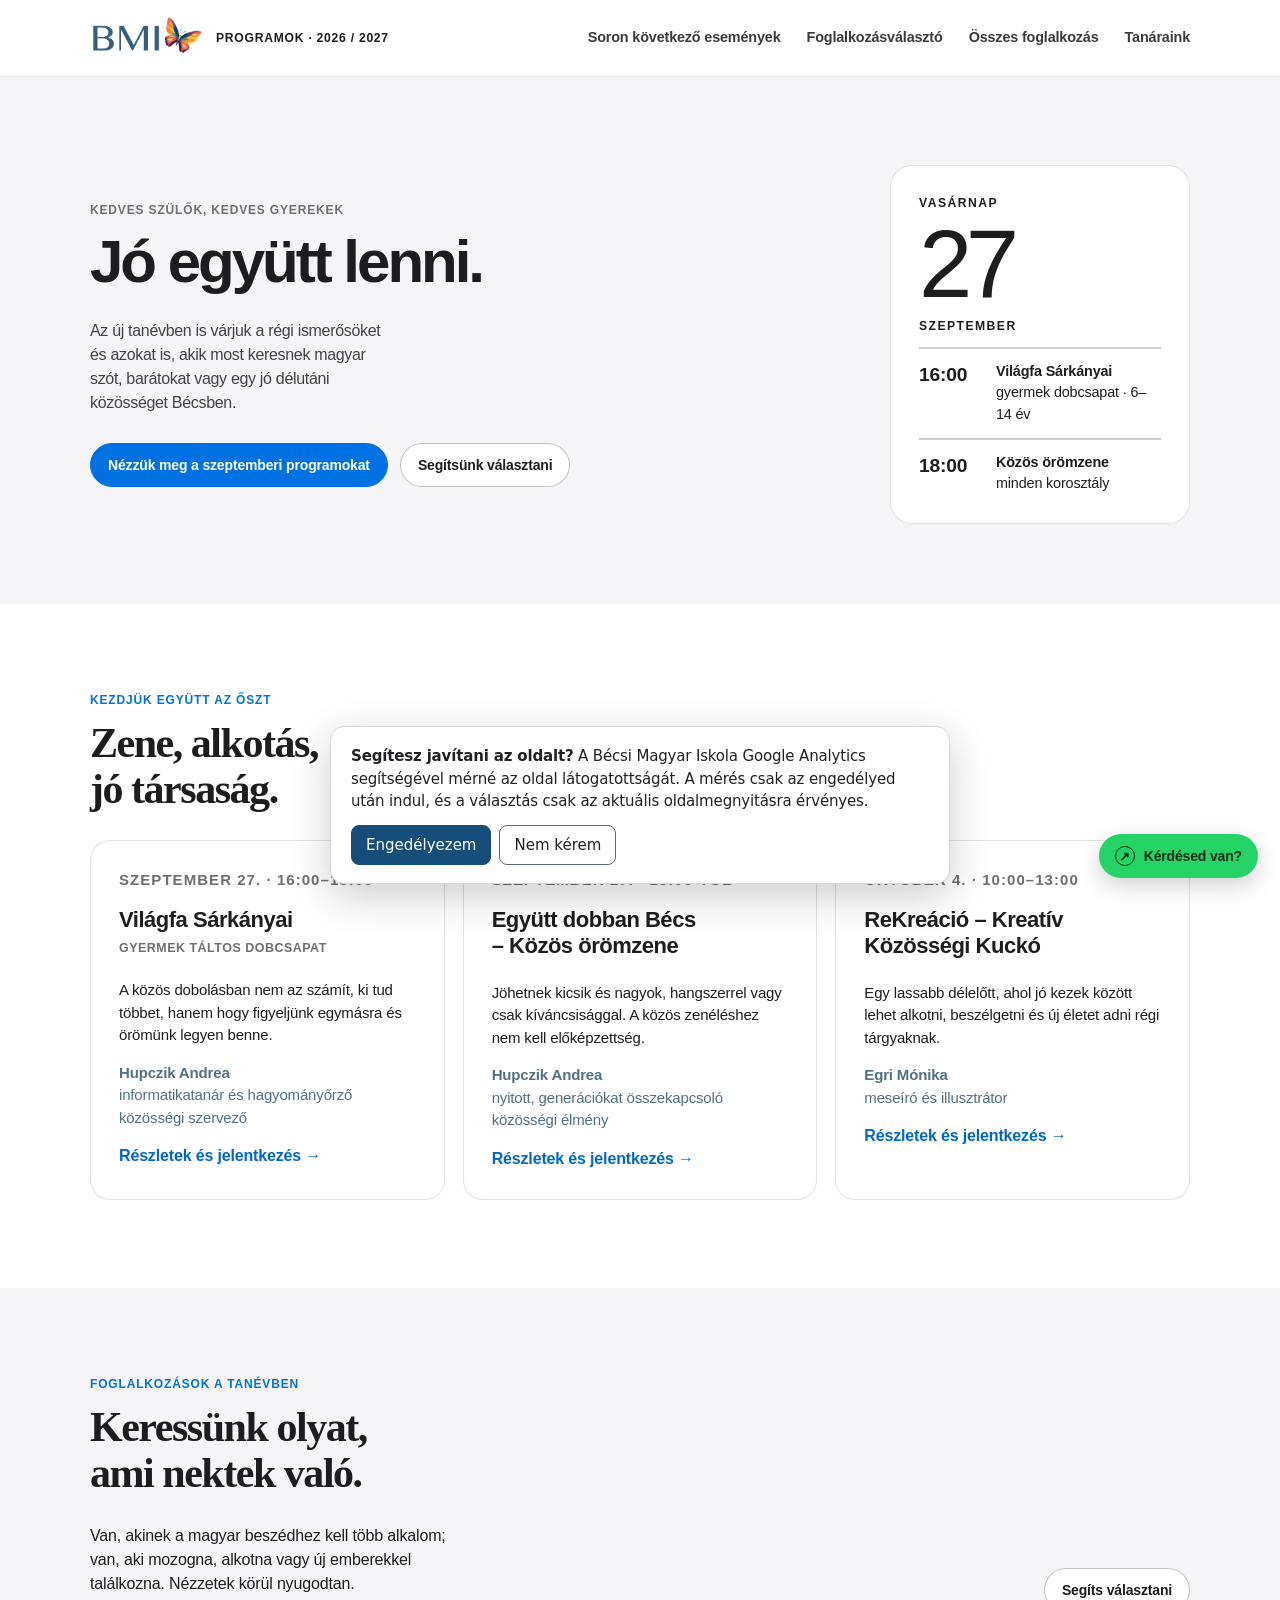
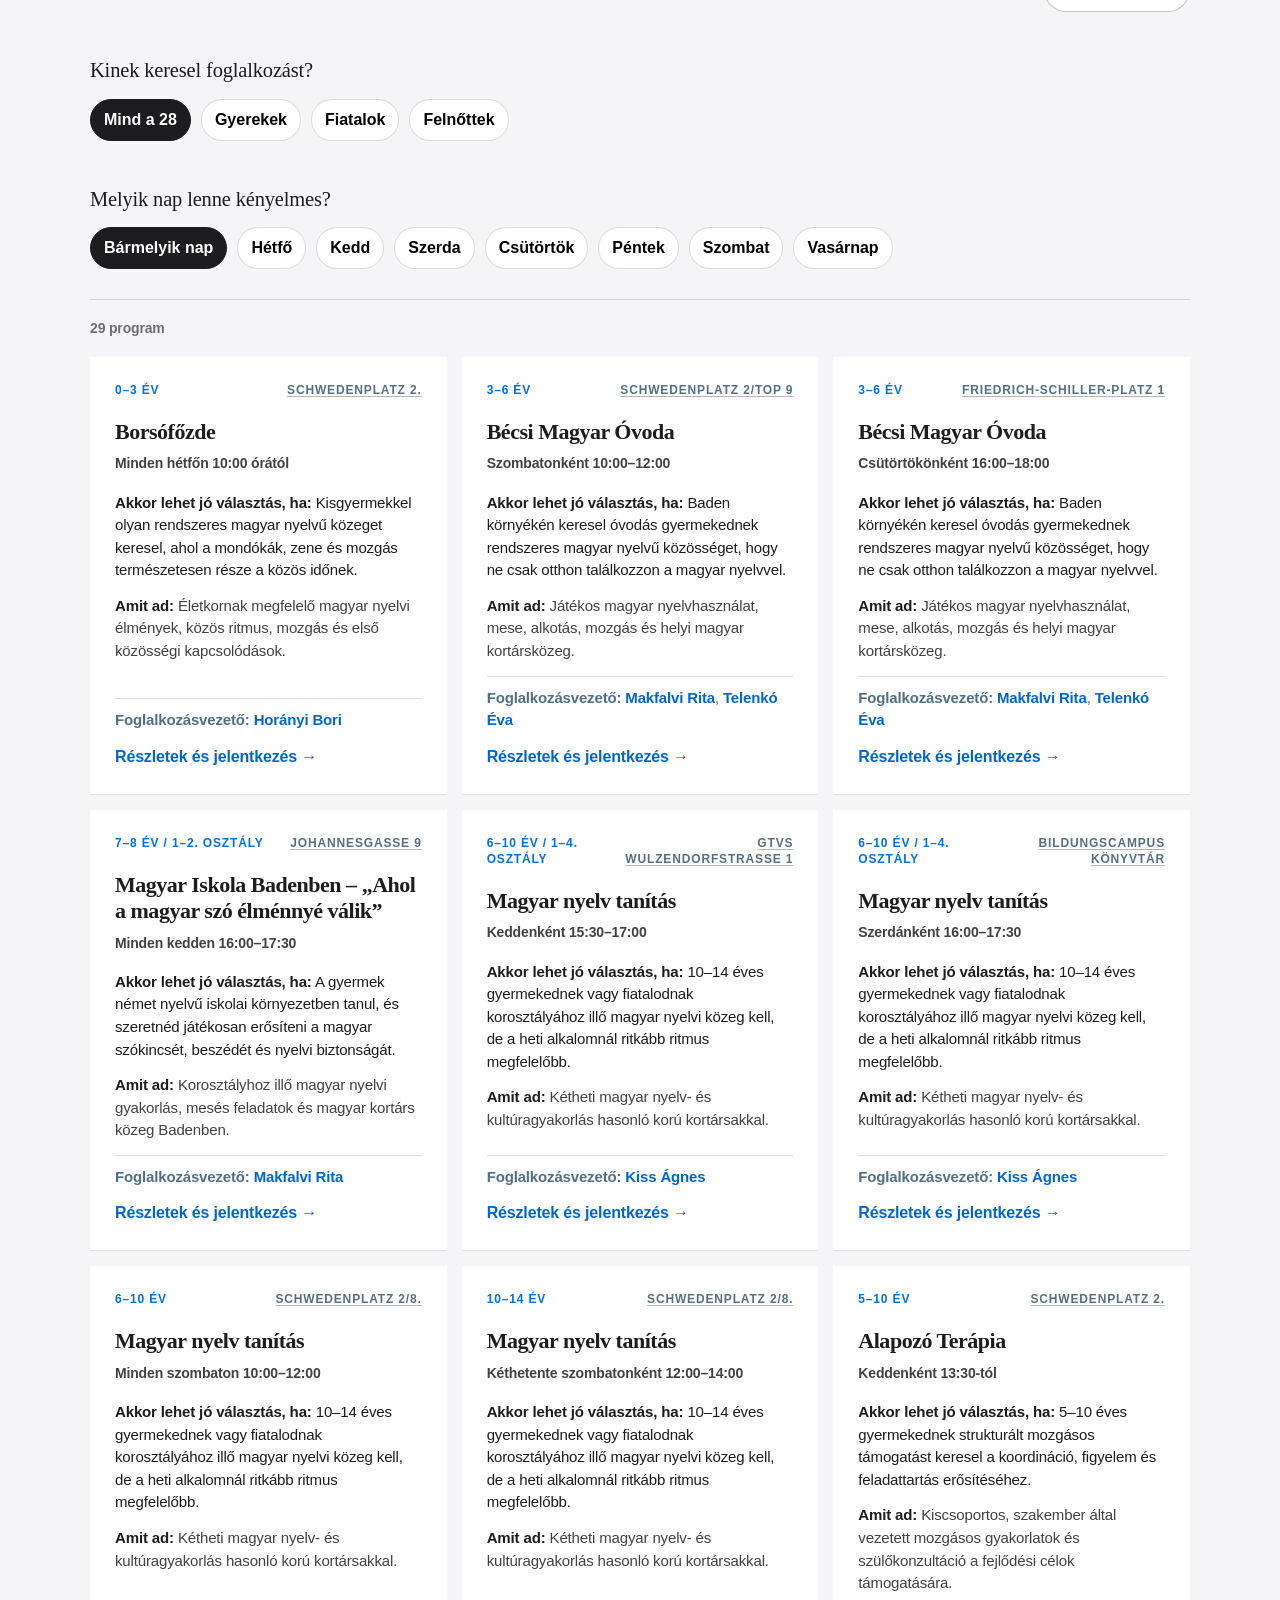
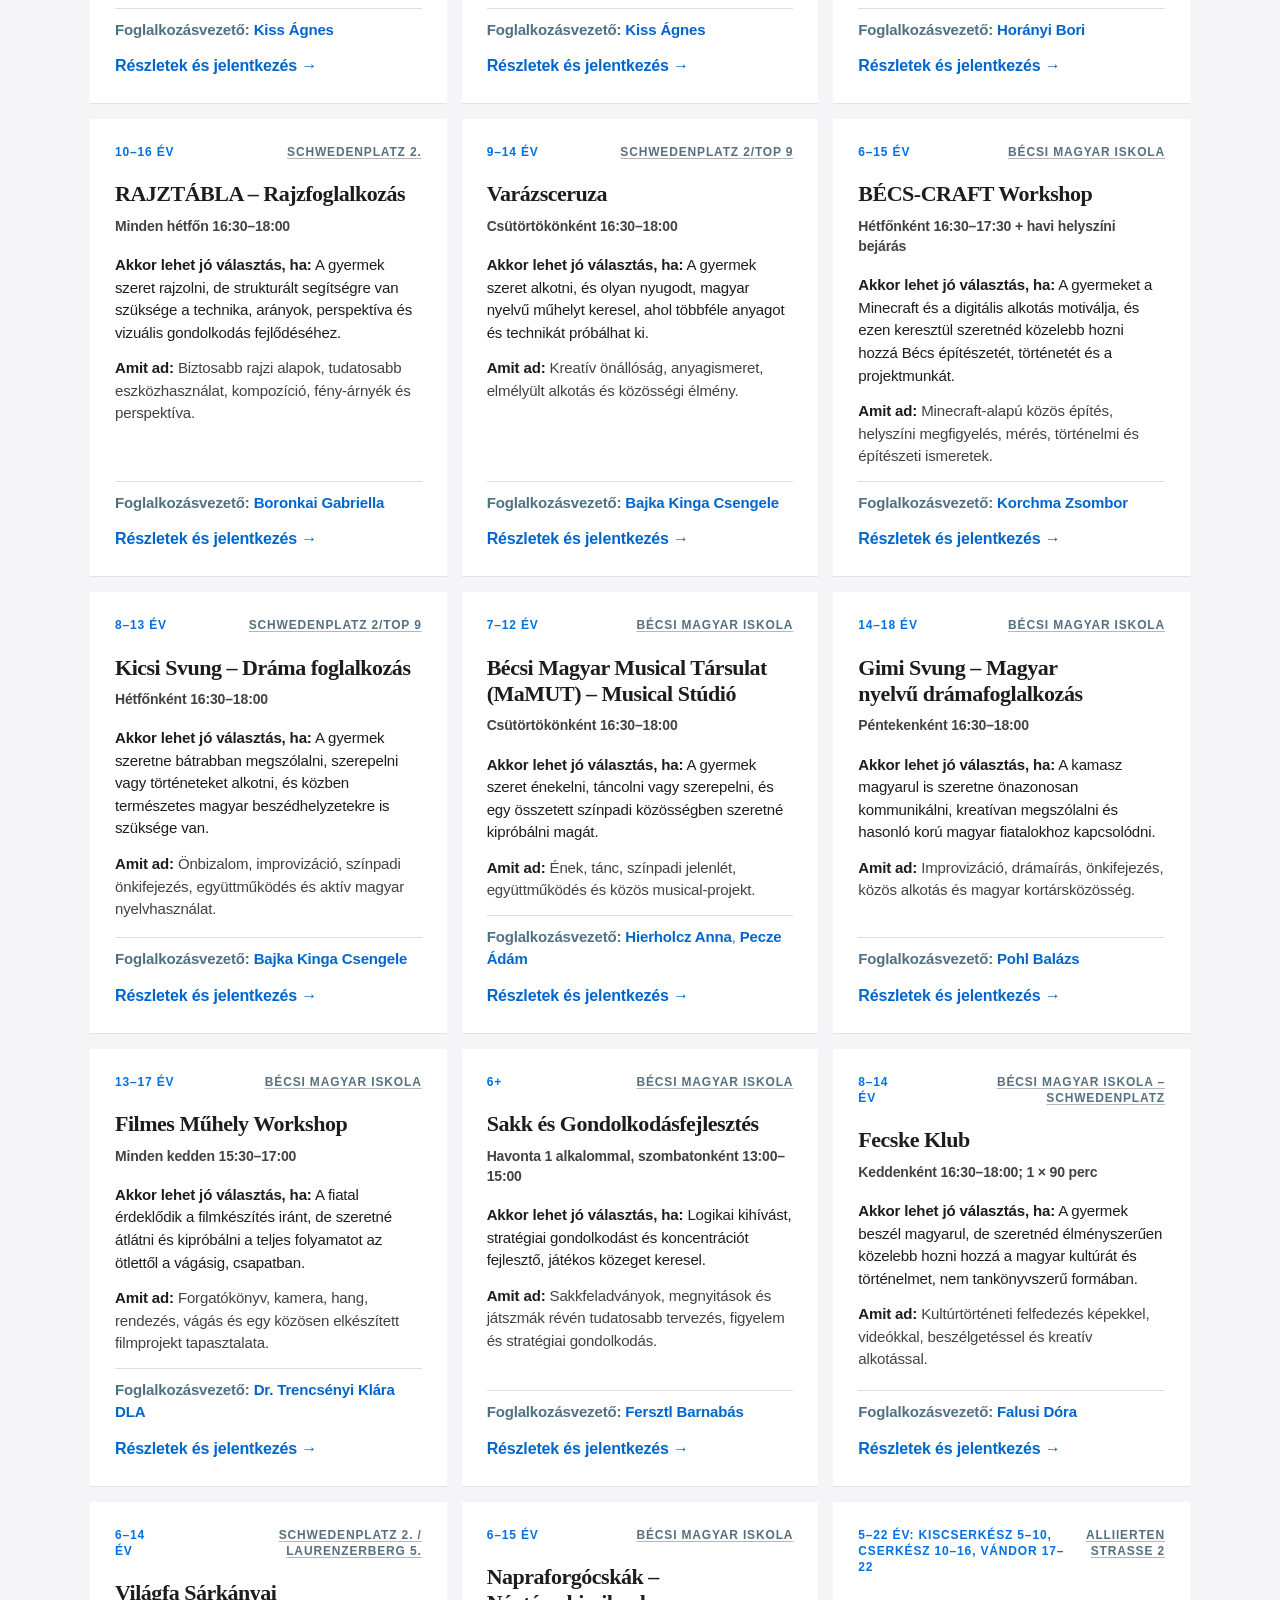
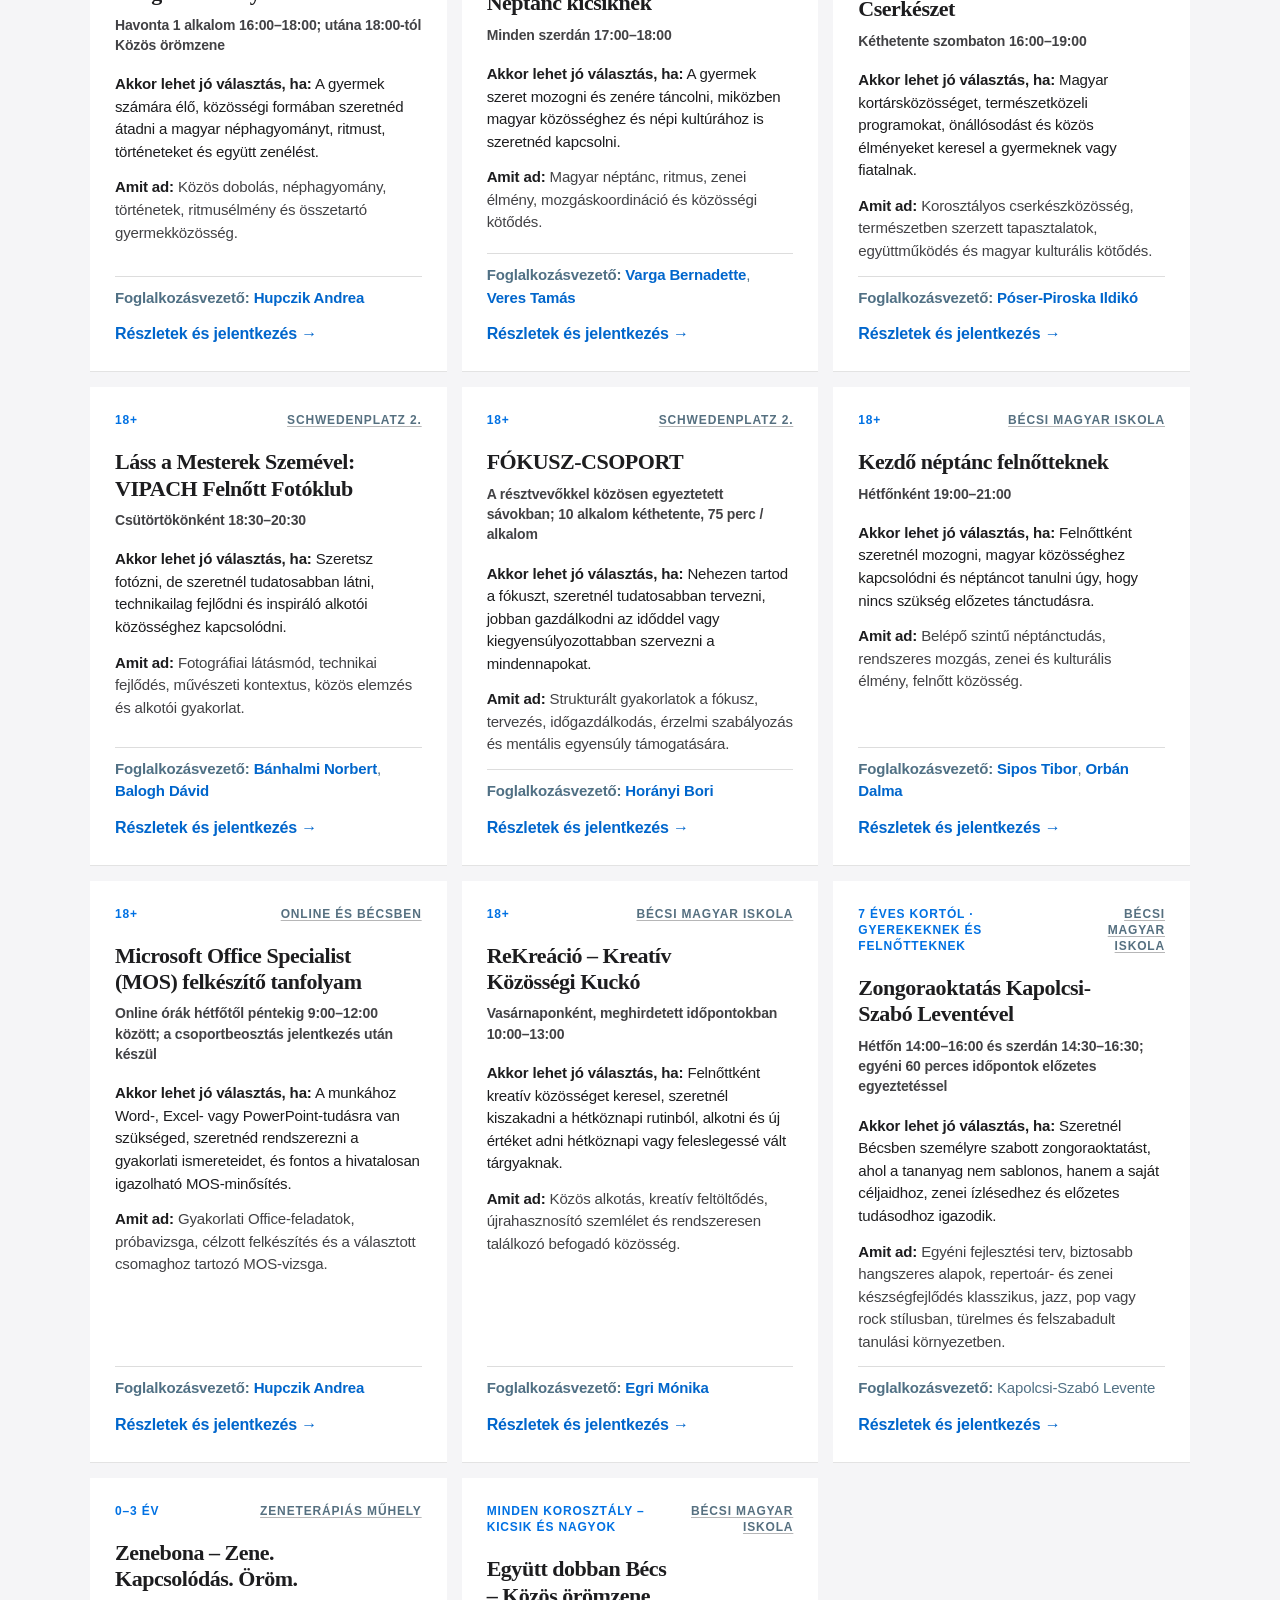
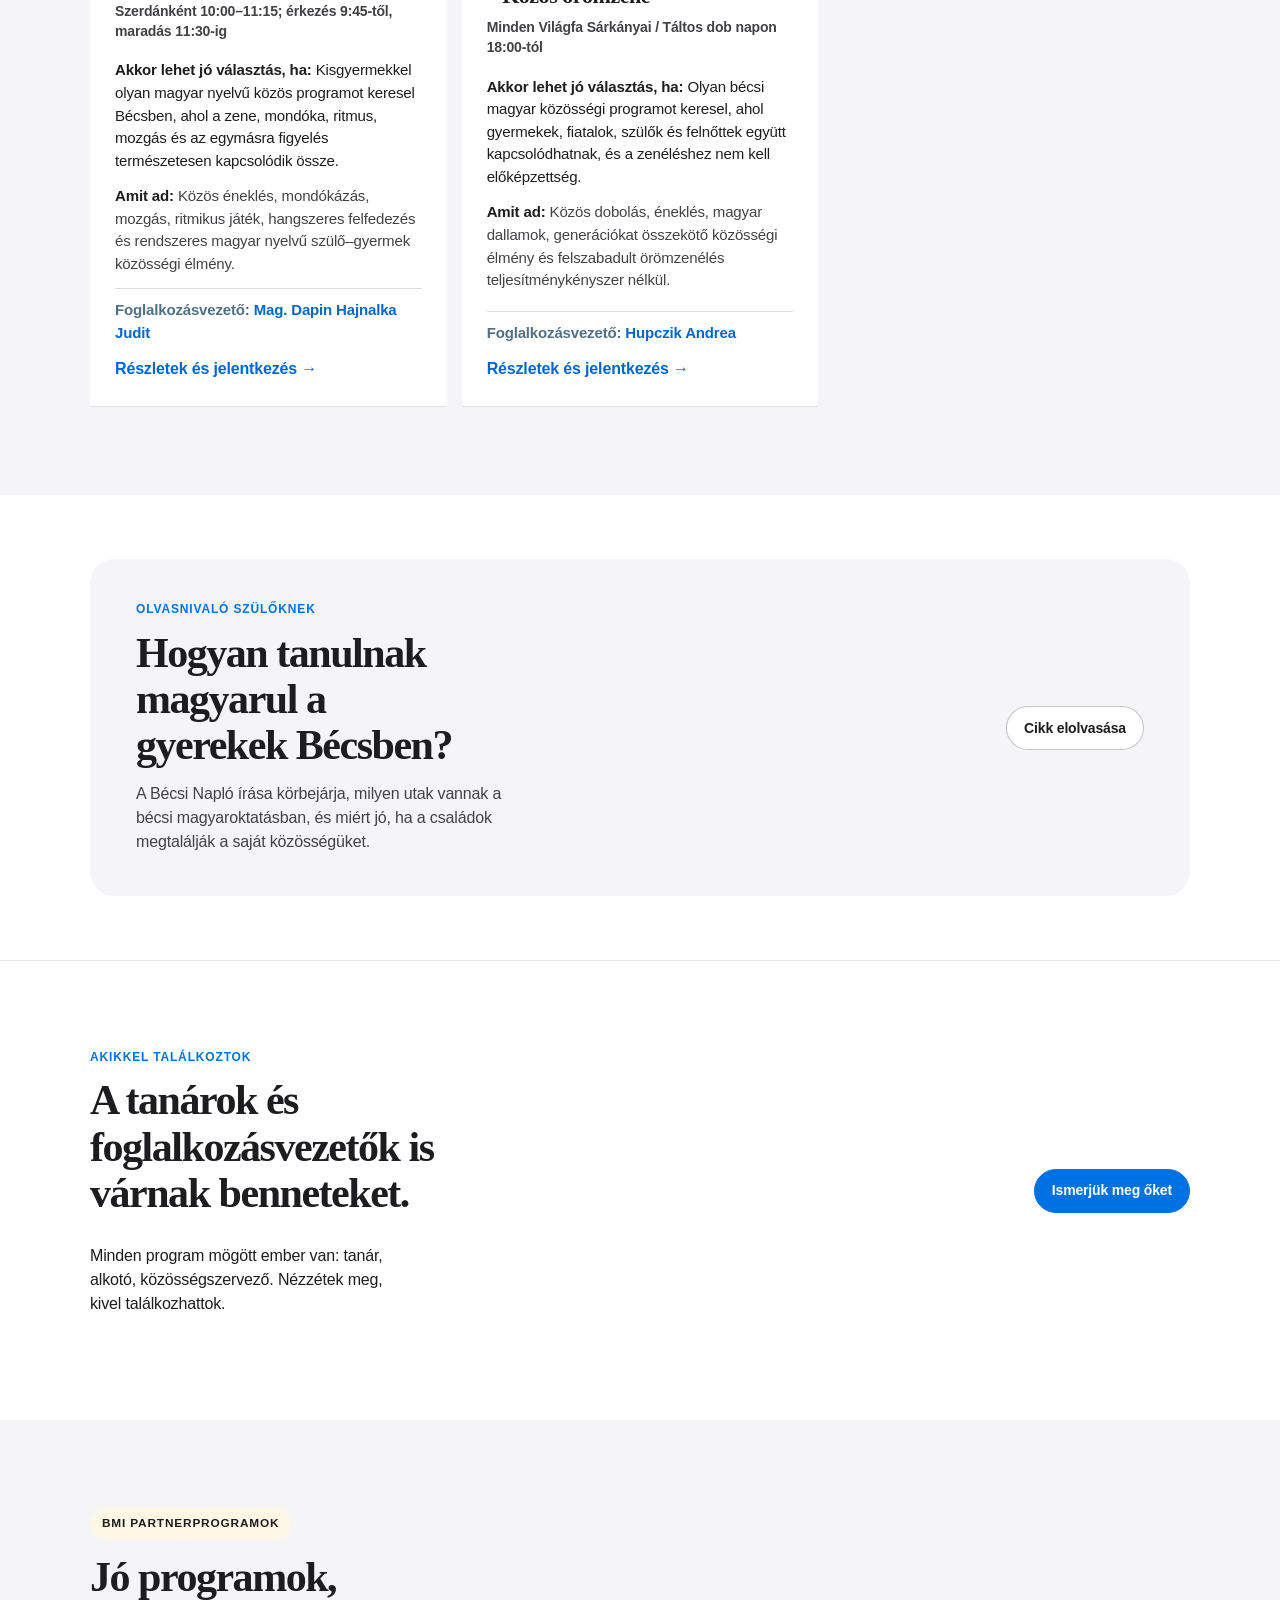
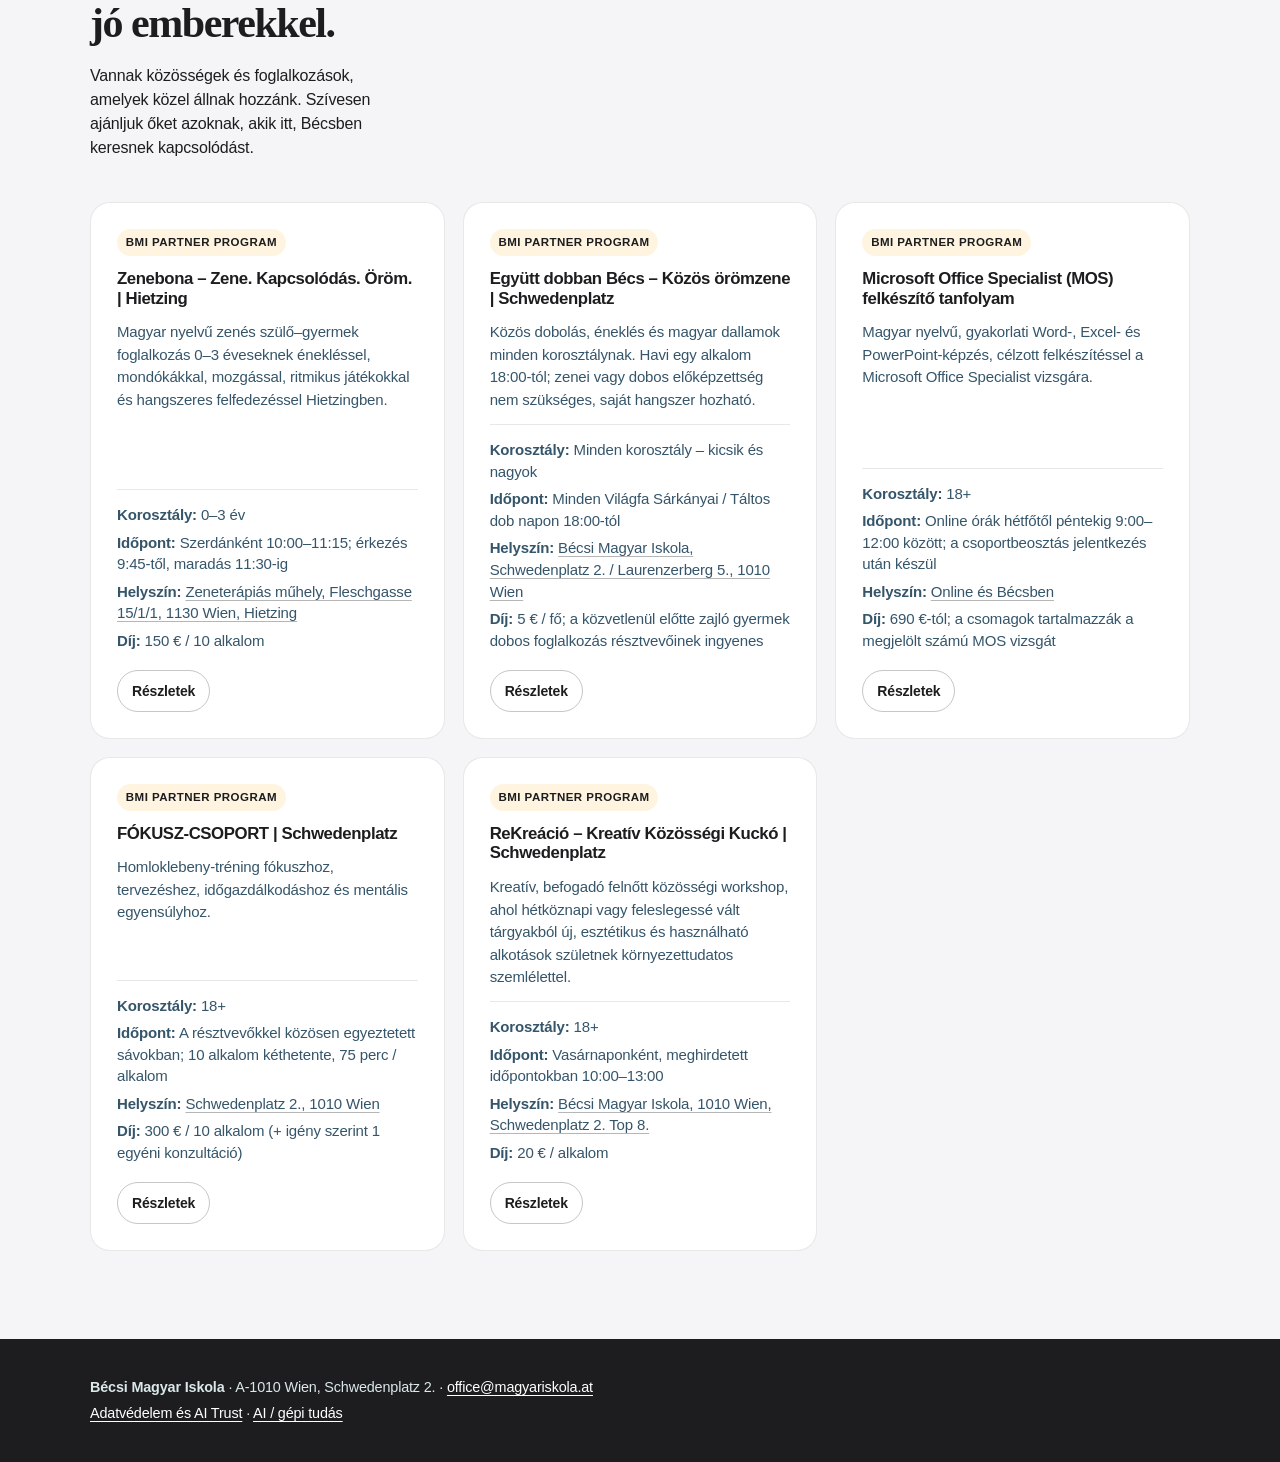
<file: hirlevel/index.html>
<!doctype html>
<html lang="hu"><head>
<meta charset="utf-8"><meta name="viewport" content="width=device-width,initial-scale=1,viewport-fit=cover">
<title>Együtt dobban Bécs · 2026/27 programok | Bécsi Magyar Iskola</title>
<meta name="description" content="Szeptember 27-i dobos programok és a Bécsi Magyar Iskola 28 aktuális képzése közvetlen jelentkezési linkekkel.">
<link rel="canonical" href="https://programvalaszto.magyariskola.at/hirlevel/"><meta name="robots" content="index,follow"><meta name="theme-color" content="#13385d">
<meta property="og:type" content="website"><meta property="og:title" content="Együtt dobban Bécs · Programok és képzések"><meta property="og:description" content="Szeptember 27-i dobos programok és 28 aktuális BMI- és partnerprogram."><meta property="og:url" content="https://programvalaszto.magyariskola.at/hirlevel/"><meta property="og:image" content="https://programvalaszto.magyariskola.at/og-programvalaszto-20260826.png">
<link rel="icon" href="../bmi_blue_round_rgb_logo.svg" type="image/svg+xml">
<style>#dobolunk .feature-card.dark{background:#fff;color:var(--ink)}#dobolunk .feature-card.dark .teacher{color:#507084}.program-subtitle{display:block;margin-top:7px;color:#6e6e73;font-family:-apple-system,BlinkMacSystemFont,"SF Pro Text","Helvetica Neue",Arial,sans-serif;font-size:.78rem;font-weight:600;letter-spacing:.04em;line-height:1.35;text-transform:uppercase}</style>
<script defer>document.addEventListener('DOMContentLoaded',function(){var cards=document.querySelectorAll('#dobolunk .feature-card'),vilagfa=cards[0],orom=cards[1];if(orom)orom.classList.remove('dark');if(vilagfa){var title=vilagfa.querySelector('h3');if(title&&!title.querySelector('.program-subtitle'))title.insertAdjacentHTML('beforeend','<span class="program-subtitle">Gyermek Táltos Dobcsapat</span>')}});</script>
<script defer>(function(){function set(selector,text){var node=document.querySelector(selector);if(node)node.textContent=text}function soften(){set('.hero .eyebrow','Kedves szülők, kedves gyerekek');set('.hero h1','Jó együtt lenni.');set('.hero .lede','Az új tanévben is várjuk a régi ismerősöket és azokat is, akik most keresnek magyar szót, barátokat vagy egy jó délutáni közösséget Bécsben.');var heroButtons=document.querySelectorAll('.hero .button');if(heroButtons[0])heroButtons[0].textContent='Nézzük meg a szeptemberi programokat';if(heroButtons[1])heroButtons[1].textContent='Segítsünk választani';set('#dobolunk .eyebrow','Kezdjük együtt az őszt');set('#dobolunk h2','Zene, alkotás, jó társaság.');set('#dobolunk .feature-card:nth-child(1) p:nth-of-type(2)','A közös dobolásban nem az számít, ki tud többet, hanem hogy figyeljünk egymásra és örömünk legyen benne.');set('#dobolunk .feature-card:nth-child(2) p:nth-of-type(2)','Jöhetnek kicsik és nagyok, hangszerrel vagy csak kíváncsisággal. A közös zenéléshez nem kell előképzettség.');set('#dobolunk .feature-card:nth-child(3) p:nth-of-type(2)','Egy lassabb délelőtt, ahol jó kezek között lehet alkotni, beszélgetni és új életet adni régi tárgyaknak.');set('#kepzesek .eyebrow','Foglalkozások a tanévben');set('#kepzesek h2','Keressünk olyat, ami nektek való.');var intro=document.querySelector('#kepzesek .intro p:not(.eyebrow)');if(intro)intro.textContent='Van, akinek a magyar beszédhez kell több alkalom; van, aki mozogna, alkotna vagy új emberekkel találkozna. Nézzetek körül nyugodtan.';var groups=document.querySelectorAll('.filter-group > p');if(groups[0])groups[0].textContent='Kinek keresel foglalkozást?';if(groups[1])groups[1].textContent='Melyik nap lenne kényelmes?';set('.reading .eyebrow','Olvasnivaló szülőknek');set('.reading h2','Hogyan tanulnak magyarul a gyerekek Bécsben?');var reading=document.querySelector('.reading-card p:not(.eyebrow)');if(reading)reading.textContent='A Bécsi Napló írása körbejárja, milyen utak vannak a bécsi magyaroktatásban, és miért jó, ha a családok megtalálják a saját közösségüket.';set('.closing .eyebrow','Akikkel találkoztok');set('.closing h2','A tanárok és foglalkozásvezetők is várnak benneteket.');var closing=document.querySelector('.closing p:not(.eyebrow)');if(closing)closing.textContent='Minden program mögött ember van: tanár, alkotó, közösségszervező. Nézzétek meg, kivel találkozhattok.';var closingButton=document.querySelector('.closing .button');if(closingButton)closingButton.textContent='Ismerjük meg őket';var partner=document.getElementById('partner-programok');if(partner){set('#partner-programok .kicker','BMI partnerprogramok');set('#partner-programok h2','Jó programok, jó emberekkel.');var partnerText=document.querySelector('#partner-programok .section-head p');if(partnerText)partnerText.textContent='Vannak közösségek és foglalkozások, amelyek közel állnak hozzánk. Szívesen ajánljuk őket azoknak, akik itt, Bécsben keresnek kapcsolódást.'}document.querySelectorAll('.card .fit strong').forEach(function(node){node.textContent='Akkor lehet jó nektek, ha: '});document.querySelectorAll('.card .gift strong').forEach(function(node){node.textContent='Amiben segíthet: '});document.querySelectorAll('.card .teacher strong').forEach(function(node){if(!node.querySelector('a'))node.textContent='Akivel találkoztok: '})}document.addEventListener('DOMContentLoaded',function(){soften();})})();</script>
<script defer>document.addEventListener('DOMContentLoaded',function(){var menu=document.getElementById('site-menu');if(!menu||menu.querySelector('[data-events-link]'))return;var link=document.createElement('a');link.href='https://www.magyariskola.at/esemenyek';link.textContent='Soron következő események';link.setAttribute('data-events-link','');menu.insertBefore(link,menu.firstChild)})</script>
<style>.map-link{color:inherit;text-decoration:underline;text-decoration-color:rgba(29,29,31,.32);text-underline-offset:.18em}.map-link:hover{color:#0066cc;text-decoration-color:currentColor}</style>
<script defer>(function(){function mapUrl(place){return'https://www.google.com/maps/search/?api=1&query='+encodeURIComponent(place)}function linkPlaces(){var finder=window.BMI_FINDER;if(!finder||!finder.programs)return;var byTitle={};finder.programs.forEach(function(p){byTitle[p.name.replace(/ \|.*$/,'')]=p});document.querySelectorAll('#grid .card').forEach(function(card){var p=byTitle[(card.querySelector('h3')||{}).textContent],place=card.querySelector('.meta span:last-child');if(p&&p.location&&place&&!place.querySelector('a'))place.innerHTML='<a class="map-link" href="'+mapUrl(p.location)+'" target="_blank" rel="noopener" aria-label="'+p.location.replace(/&/g,'&amp;').replace(/"/g,'&quot;')+' megnyitása a Google Térképen">'+place.textContent+'</a>'});document.querySelectorAll('#partner-programok .partner-meta small').forEach(function(item){if(item.querySelector('a')||item.textContent.indexOf('Helyszín:')!==0)return;var place=item.textContent.replace(/^Helyszín:\s*/,''),label=item.querySelector('strong');item.innerHTML='<strong>Helyszín:</strong> <a class="map-link" href="'+mapUrl(place)+'" target="_blank" rel="noopener">'+place+'</a>'})}document.addEventListener('DOMContentLoaded',function(){var grid=document.getElementById('grid');if(grid)new MutationObserver(linkPlaces).observe(grid,{childList:true});linkPlaces()})})();</script>
<style>@media(max-width:560px){.whatsapp-float-label{display:inline}}</style>
<style>.whatsapp-float{position:fixed;right:22px;bottom:22px;z-index:30;display:inline-flex;align-items:center;gap:9px;padding:12px 16px;border-radius:999px;background:#25d366;color:#062d16!important;box-shadow:0 8px 22px rgba(0,0,0,.18);font:600 14px -apple-system,BlinkMacSystemFont,"SF Pro Text","Helvetica Neue",Arial,sans-serif;text-decoration:none}.whatsapp-float:hover{background:#20c55d}.whatsapp-float-icon{display:grid;place-items:center;width:20px;height:20px;border:1.5px solid currentColor;border-radius:50%;font-size:13px;font-weight:700;line-height:1}@media(max-width:560px){.whatsapp-float{right:16px;bottom:16px;padding:12px 14px}.whatsapp-float-label{display:none}.whatsapp-float-icon{width:22px;height:22px;font-size:14px}}</style>
<script defer>document.addEventListener('DOMContentLoaded',function(){var a=document.createElement('a');a.className='whatsapp-float';a.href='https://wa.me/4367761655592?text=K%C3%A9rd%C3%A9sem%20van%20a%20B%C3%A9csi%20Magyar%20Iskola%20programjair%C3%B3l.';a.setAttribute('aria-label','Kérdésed van? Írj WhatsAppon');a.innerHTML='<span class="whatsapp-float-icon" aria-hidden="true">↗</span><span class="whatsapp-float-label">Kérdésed van?</span>';document.body.appendChild(a)})</script>
<script defer>(function(){var profiles={ovoda:[['Bajka Kinga Csengele','bajka-kinga-csengele'],['Noszkó Niki','noszko-niki']],varazsceruza:[['Bajka Kinga Csengele','bajka-kinga-csengele']],"kicsi-svung":[['Bajka Kinga Csengele','bajka-kinga-csengele']],borsofozde:[['Horányi Bori','horanyi-bori']],alapozo:[['Horányi Bori','horanyi-bori']],fokusz:[['Horányi Bori','horanyi-bori']],aspern:[['Dipl.-Päd. Schneider Erzsébet','schneider-erzsebet']],seestadt:[['Dipl.-Päd. Schneider Erzsébet','schneider-erzsebet']],"ovoda-baden":[['Makfalvi Rita','makfalvi-rita'],['Telenkó Éva','telenko-eva']],"iskola-baden":[['Makfalvi Rita','makfalvi-rita']],sakk:[['Fersztl Barnabás','fersztl-barnabas']],"schweden-1":[['Kiss Ágnes','kiss-agnes'],['Deákné Juhász Éva','deakne-juhasz-eva']],"schweden-2":[['Kiss Ágnes','kiss-agnes']],rajztabla:[['Boronkai Gabriella','boronkai-gabriella']],becscraft:[['Korchma Zsombor','korchma-zsombor']],mamut:[['Hierholcz Anna','hierholcz-anna'],['Pecze Ádám','pecze-adam']],filmes:[['Dr. Trencsényi Klára DLA','trencsenyi-klara']],fecskeklub:[['Falusi Dóra','falusi-dora']],vilagfa:[['Hupczik Andrea','hupczik-andrea']],mos:[['Hupczik Andrea','hupczik-andrea']],oromzene:[['Hupczik Andrea','hupczik-andrea']],"gimi-svung":[['Pohl Balázs','pohl-balazs']],cserkeszet:[['Póser-Piroska Ildikó','poser-piroska-ildiko']],napraforgocskak:[['Varga Bernadette','varga-bernadette'],['Veres Tamás','veres-tamas']],fotoklub:[['Bánhalmi Norbert','banhalmi-norbert'],['Balogh Dávid','balogh-david']],"kezdo-neptanc":[['Sipos Tibor','sipos-tibor'],['Orbán Dalma','orban-dalma']],rekreacio:[['Egri Mónika','egri-monika']],zenebona:[['Mag. Dapin Hajnalka Judit','dapin-hajnalka-judit']]};function esc(s){return String(s||'').replace(/[&<>"']/g,function(c){return{'&':'&amp;','<':'&lt;','>':'&gt;','"':'&quot;',"'":'&#39;'}[c]})}function links(id,plain){var people=profiles[id];return people?people.map(function(person){return'<a href="https://tanarok.magyariskola.at/#'+person[1]+'">'+esc(person[0])+'</a>'}).join(', '):esc(plain||'A program szervezője')}function refresh(){var finder=window.BMI_FINDER;if(!finder||!finder.programs)return;var byTitle={};finder.programs.forEach(function(p){byTitle[p.name.replace(/ \|.*$/,'')]=p});document.querySelectorAll('#grid .card').forEach(function(card){var p=byTitle[(card.querySelector('h3')||{}).textContent];if(!p||card.dataset.editorial)return;var paragraphs=card.querySelectorAll('p'),teacher=card.querySelector('.teacher');if(paragraphs[1]){paragraphs[1].className='fit';paragraphs[1].innerHTML='<strong>Akkor lehet jó választás, ha:</strong> '+esc(p.painPoint)}if(teacher){var gift=document.createElement('p');gift.className='gift';gift.innerHTML='<strong>Amit ad:</strong> '+esc(p.outcome);teacher.parentNode.insertBefore(gift,teacher);teacher.innerHTML='<strong>Foglalkozásvezető:</strong> '+links(p.id,p.teacher)}card.dataset.editorial='true'});document.querySelectorAll('.feature-card .teacher strong').forEach(function(name){var person=name.textContent,match=Object.keys(profiles).map(function(id){return profiles[id]}).flat().find(function(entry){return entry[0]===person});if(match&&!name.querySelector('a'))name.innerHTML='<a href="https://tanarok.magyariskola.at/#'+match[1]+'">'+esc(match[0])+'</a>'})}document.addEventListener('DOMContentLoaded',function(){var grid=document.getElementById('grid');if(grid)new MutationObserver(refresh).observe(grid,{childList:true});refresh()})})();</script>
<style>
:root{--ink:#102438;--paper:#f7f5f0;--white:#fff;--coral:#df684c;--yellow:#f4c848;--mist:#dce9ed;--line:rgba(16,36,56,.16);--max:1180px}*{box-sizing:border-box}html{scroll-behavior:smooth}body{margin:0;background:var(--paper);color:var(--ink);font-family:ui-rounded,"Avenir Next",Arial,sans-serif;line-height:1.55}.shell{width:min(calc(100% - 40px),var(--max));margin:auto}a{color:inherit;text-underline-offset:.18em}.skip{position:fixed;left:12px;top:12px;z-index:20;background:#000;color:#fff;padding:10px;transform:translateY(-200%)}.skip:focus{transform:none}.head{position:sticky;top:0;z-index:5;background:rgba(247,245,240,.95);backdrop-filter:blur(10px);border-bottom:1px solid var(--line)}.head .shell{height:72px;display:flex;justify-content:space-between;align-items:center;gap:20px}.brand{display:flex;align-items:center;gap:12px;text-decoration:none;font-size:.78rem;font-weight:800;text-transform:uppercase;letter-spacing:.08em}.brand img{width:128px;height:auto}.nav{display:flex;gap:22px;font-weight:700;font-size:.94rem}.nav a{text-decoration:none}.hero{padding:84px 0 72px;background:linear-gradient(135deg,#12375c,#286077);color:#fff}.hero-grid{display:grid;grid-template-columns:1.2fr .62fr;align-items:center;gap:64px}.eyebrow{margin:0 0 12px;color:var(--coral);font-size:.78rem;font-weight:900;letter-spacing:.13em;text-transform:uppercase}.hero .eyebrow{color:var(--yellow)}h1,h2,h3,p{margin-top:0}h1,h2,h3{font-family:Georgia,serif}h1{font-size:clamp(3.5rem,8vw,7rem);line-height:.88;letter-spacing:-.065em;margin-bottom:24px}h1 em{color:var(--yellow)}.lede{font-size:1.2rem;max-width:650px;color:#e5eff1}.actions{display:flex;gap:12px;flex-wrap:wrap;margin-top:28px}.button{display:inline-flex;justify-content:center;align-items:center;min-height:48px;padding:12px 18px;border-radius:999px;text-decoration:none;font-weight:800;border:1px solid currentColor}.primary{background:var(--coral);border-color:var(--coral);color:#fff}.quiet{color:inherit}.date{padding:28px;background:var(--yellow);color:var(--ink);box-shadow:14px 14px 0 rgba(0,0,0,.18);transform:rotate(1deg)}.date>span,.date>b{display:block;font-size:.76rem;font-weight:900;letter-spacing:.12em}.date>strong{display:block;font:7rem/.8 Georgia,serif;letter-spacing:-.08em;margin:9px 0}.date div{display:grid;grid-template-columns:68px 1fr;gap:9px;border-top:2px solid rgba(16,36,56,.55);padding-top:12px;margin-top:12px}.date time{font-weight:900;font-size:1.2rem}.date p{margin:0;font-size:.9rem}.section{padding:88px 0}.feature{background:#fff}.section h2{font-size:clamp(2.5rem,5vw,4.4rem);line-height:.95;letter-spacing:-.055em;margin-bottom:28px}.feature-grid{display:grid;grid-template-columns:1fr 1fr;gap:20px}.feature-card{padding:32px;border:1px solid var(--line);border-radius:18px;background:var(--paper)}.feature-card.dark{background:var(--ink);color:#fff}.number{font-weight:900;color:var(--coral);letter-spacing:.08em}.feature-card h3{font-size:2rem;line-height:1.05}.teacher{color:#507084;font-size:.92rem}.dark .teacher{color:#cce1e6}.text-link,.card-link{font-weight:900}.programs{background:var(--mist)}.intro{display:flex;justify-content:space-between;gap:28px;align-items:end}.intro p:not(.eyebrow){max-width:650px}.filters{display:flex;gap:8px;flex-wrap:wrap;margin:32px 0 12px}.filter{font:inherit;font-weight:800;border:1px solid var(--line);background:transparent;border-radius:999px;padding:9px 14px;cursor:pointer}.filter.active{background:var(--ink);border-color:var(--ink);color:#fff}.count{font-weight:800;font-size:.9rem}.grid{display:grid;grid-template-columns:repeat(3,1fr);gap:15px}.card{padding:22px;background:#fff;border:1px solid rgba(16,36,56,.1);border-radius:15px;display:flex;flex-direction:column;min-height:290px}.meta{display:flex;justify-content:space-between;gap:8px;color:#567080;font-size:.74rem;font-weight:900;letter-spacing:.05em;text-transform:uppercase}.meta span:first-child{color:var(--coral)}.card h3{font-size:1.5rem;line-height:1.08;letter-spacing:-.035em;margin:21px 0 8px}.card p{font-size:.92rem;margin-bottom:13px}.when{font-weight:800;color:#34576c}.card .teacher{margin-top:auto;border-top:1px solid var(--line);padding-top:10px}.card-link{color:var(--coral);text-decoration:none}.closing{background:var(--yellow)}.closing .shell{display:flex;justify-content:space-between;align-items:center;gap:36px}.closing p:not(.eyebrow){max-width:650px;font-size:1.1rem}footer{background:var(--ink);color:#dbe8e9;padding:34px 0;font-size:.9rem}footer p{margin:4px 0}footer a{color:#fff}@media(max-width:850px){.hero-grid,.feature-grid{grid-template-columns:1fr}.grid{grid-template-columns:repeat(2,1fr)}.hero-grid{gap:48px}.date{max-width:430px}.nav{display:none}.intro,.closing .shell{align-items:flex-start;flex-direction:column}}@media(max-width:560px){.shell{width:min(calc(100% - 28px),var(--max))}.head .shell{height:64px}.brand img{width:112px}.brand span{display:none}.hero,.section{padding:58px 0}.grid{grid-template-columns:1fr}.card{min-height:0}.button{width:100%}.actions{display:grid;grid-template-columns:1fr}.date>strong{font-size:5.8rem}.feature-card{padding:25px}}
/* Shared partner-program markup uses .wrap; retain the page's responsive gutter. */
.wrap{width:min(calc(100% - 40px),var(--max));margin-inline:auto}
/* Overflow guard: partner locations and program names must never widen their cards. */
.grid,.card,.feature-card{min-width:0}.meta span{min-width:0;overflow-wrap:anywhere}.meta span:last-child{text-align:right}.card p,.card-link{overflow-wrap:anywhere}@media(max-width:850px){.grid{grid-template-columns:repeat(2,minmax(0,1fr))}}@media(max-width:560px){.wrap{width:min(calc(100% - 28px),var(--max))}.grid{grid-template-columns:minmax(0,1fr)}}
/* Apple-inspired type scale: readable measures, optical spacing and stable responsive wrapping. */
:root{--display:-apple-system,BlinkMacSystemFont,"SF Pro Display","Helvetica Neue",Arial,sans-serif;--text:-apple-system,BlinkMacSystemFont,"SF Pro Text","Helvetica Neue",Arial,sans-serif}body{font-family:var(--text);font-size:17px;line-height:1.47059;letter-spacing:-.012em;-webkit-font-smoothing:antialiased;text-rendering:optimizeLegibility}h1,h2,h3{font-family:var(--display)}.eyebrow{font-weight:750;letter-spacing:.09em}h1{max-width:9ch;font-size:clamp(3.25rem,7.2vw,6.5rem);font-weight:700;line-height:.98;letter-spacing:-.062em;margin-bottom:26px;text-wrap:balance}.lede{max-width:38ch;font-size:clamp(1.18rem,1.5vw,1.4rem);line-height:1.381;letter-spacing:-.02em;text-wrap:pretty}.section{padding:96px 0}.section h2{max-width:16ch;font-size:clamp(2.45rem,4.8vw,4.25rem);font-weight:700;line-height:1.03;letter-spacing:-.052em;text-wrap:balance}.feature-grid{grid-template-columns:repeat(3,minmax(0,1fr))}.feature-card h3{font-size:clamp(1.7rem,2.3vw,2rem);font-weight:700;line-height:1.12;letter-spacing:-.035em;text-wrap:balance}.teacher{line-height:1.45}.intro p:not(.eyebrow),.closing p:not(.eyebrow){max-width:42ch;line-height:1.42;text-wrap:pretty}.card h3{font-weight:700;line-height:1.12;text-wrap:balance}.card p{font-size:.94rem;line-height:1.47}#partner-programok{padding:88px 0 104px;background:#eef4f4;border-top:1px solid rgba(16,36,56,.1)}#partner-programok .section-head{max-width:44rem;margin-bottom:42px}#partner-programok .kicker{display:inline-flex;margin-bottom:14px;padding:7px 12px;border-radius:999px;background:#fff7e6;color:var(--ink);font-size:.74rem;font-weight:800;letter-spacing:.07em;text-transform:uppercase}#partner-programok .section-head h2{margin-bottom:18px}#partner-programok .section-head p{max-width:39ch;font-size:1.08rem;line-height:1.48;text-wrap:pretty}.partner-program-grid{display:grid;grid-template-columns:repeat(3,minmax(0,1fr));gap:18px}.partner-program-card{min-width:0;padding:26px;border:1px solid rgba(16,36,56,.1);border-radius:18px;background:#fff;box-shadow:0 8px 24px rgba(16,36,56,.06);transition:transform .2s ease,box-shadow .2s ease}.partner-program-card:hover{transform:translateY(-3px);box-shadow:0 14px 32px rgba(16,36,56,.1)}.partner-program-card>b{font-family:var(--display);font-weight:700;line-height:1.18;letter-spacing:-.025em}.partner-program-card>span:not(.partner-badge){color:#35556a;font-size:.95rem;line-height:1.48}.partner-meta{padding-top:14px;border-top:1px solid rgba(16,36,56,.1);color:#35556a}.btn.ghost.partner-link{display:inline-flex;align-items:center;min-height:42px;padding:9px 14px;border:1px solid var(--ink);border-radius:999px;color:var(--ink);font-size:.9rem;font-weight:700;text-decoration:none}.btn.ghost.partner-link:hover{background:var(--ink);color:#fff}@media(max-width:850px){.feature-grid,.partner-program-grid{grid-template-columns:repeat(2,minmax(0,1fr))}}@media(max-width:560px){body{font-size:16px}.hero,.section{padding:64px 0}h1{font-size:clamp(3rem,15vw,4.25rem);line-height:1.02;letter-spacing:-.058em}.section h2{font-size:clamp(2.25rem,11vw,3.25rem);line-height:1.06}.feature-grid,.partner-program-grid{grid-template-columns:1fr}#partner-programok{padding:64px 0 72px}#partner-programok .section-head{margin-bottom:30px}.partner-program-card{padding:22px}}
/* Calm, editorial visual system: brand-led, with Apple-like hierarchy rather than decorative effects. */
:root{--ink:#1d1d1f;--paper:#fff;--white:#fff;--coral:#0071e3;--yellow:#f5f5f7;--mist:#f5f5f7;--line:rgba(29,29,31,.15);--max:1100px}body{background:#fff;color:var(--ink);font-size:17px;line-height:1.47}.shell,.wrap{width:min(calc(100% - 48px),var(--max))}.head{background:rgba(255,255,255,.88);border-bottom:1px solid rgba(29,29,31,.1)}.head .shell{height:76px}.brand{gap:10px;font-size:.76rem;letter-spacing:.06em}.brand img{width:116px}.nav{gap:26px;font-size:.9rem;font-weight:600}.nav a{color:#3a3a3c}.nav a:hover{color:var(--ink)}.hero{padding:88px 0 80px;background:#f5f5f7;color:var(--ink)}.hero .eyebrow{color:#6e6e73}.hero-grid{grid-template-columns:minmax(0,1fr) 300px;gap:72px}.hero h1{max-width:12ch;font-size:clamp(3rem,6vw,4.65rem);font-weight:700;line-height:1.04;letter-spacing:-.055em}.hero h1 em{color:#0a4c88;font-style:normal}.lede{color:#424245;font-size:clamp(1.12rem,1.6vw,1.32rem);line-height:1.42}.button{min-height:44px;padding:10px 17px;border-radius:999px;font-weight:600}.primary{background:#0071e3;border-color:#0071e3}.primary:hover{background:#0077ed;border-color:#0077ed}.quiet{border-color:rgba(29,29,31,.26);color:var(--ink);background:#fff}.date{padding:28px;background:#fff;box-shadow:none;transform:none;border:1px solid rgba(29,29,31,.12);border-radius:22px}.date>strong{font-family:var(--display);font-size:6rem;line-height:.9;letter-spacing:-.07em}.date div{border-top-color:rgba(29,29,31,.22)}.section{padding:88px 0}.section h2{max-width:18ch;font-size:clamp(2.25rem,4.2vw,3.5rem);font-weight:700;line-height:1.08;letter-spacing:-.048em}.feature{background:#fff}.feature-grid{gap:18px}.feature-card,.card{border-color:rgba(29,29,31,.12);border-radius:20px;background:#fff;box-shadow:none}.feature-card{padding:28px}.feature-card.dark{background:#1d1d1f}.feature-card h3{font-size:clamp(1.45rem,2vw,1.75rem);line-height:1.16}.number{color:#6e6e73;font-size:.75rem}.programs{background:#f5f5f7}.filter{background:#fff;border-color:rgba(29,29,31,.16);font-weight:600}.filter.active{background:#1d1d1f;border-color:#1d1d1f}.card{padding:22px}.card h3{font-size:1.35rem}.card-link,.text-link{color:#0066cc;font-weight:600;text-decoration:none}.card-link:hover,.text-link:hover{text-decoration:underline}.reading{padding:64px 0;background:#fff}.reading-card{display:flex;align-items:center;justify-content:space-between;gap:36px;padding:42px 46px;border-radius:24px;background:#f5f5f7}.reading-card h2{margin-bottom:14px}.reading-card p:not(.eyebrow){max-width:45ch;margin-bottom:0;color:#424245;font-size:1.05rem;line-height:1.45}.closing{background:#fff;border-top:1px solid rgba(29,29,31,.1)}#partner-programok{padding:88px 0;background:#f5f5f7;border-top:0}.partner-program-card{border-color:rgba(29,29,31,.1);border-radius:20px;box-shadow:none}.partner-program-card:hover{transform:none;box-shadow:none}.btn.ghost.partner-link{border-color:rgba(29,29,31,.25);font-weight:600}.menu-toggle{display:none}@media(max-width:850px){.shell,.wrap{width:min(calc(100% - 40px),var(--max))}.head .shell{position:relative}.menu-toggle{display:inline-flex;align-items:center;gap:9px;margin-left:auto;padding:9px 0;border:0;background:transparent;color:var(--ink);font:600 .9rem var(--text);cursor:pointer}.menu-toggle-icon,.menu-toggle-icon:before,.menu-toggle-icon:after{display:block;width:18px;height:1.5px;background:currentColor;transition:transform .2s ease}.menu-toggle-icon{position:relative}.menu-toggle-icon:before,.menu-toggle-icon:after{position:absolute;content:"";left:0}.menu-toggle-icon:before{top:-6px}.menu-toggle-icon:after{top:6px}.menu-toggle[aria-expanded="true"] .menu-toggle-icon{background:transparent}.menu-toggle[aria-expanded="true"] .menu-toggle-icon:before{top:0;transform:rotate(45deg)}.menu-toggle[aria-expanded="true"] .menu-toggle-icon:after{top:0;transform:rotate(-45deg)}.nav{position:absolute;top:calc(100% + 1px);right:0;left:0;display:none;padding:12px 20px 20px;background:rgba(255,255,255,.98);border-bottom:1px solid rgba(29,29,31,.1);box-shadow:0 12px 24px rgba(0,0,0,.08)}.nav.is-open{display:flex;flex-direction:column;gap:0}.nav a{padding:14px 0;border-bottom:1px solid rgba(29,29,31,.08)}.nav a:last-child{border-bottom:0}.hero{padding:72px 0}.hero-grid{grid-template-columns:1fr;gap:38px}.date{max-width:none}.feature-grid,.partner-program-grid{grid-template-columns:repeat(2,minmax(0,1fr))}.reading-card{align-items:flex-start;flex-direction:column}}@media(max-width:560px){body{font-size:16px}.shell,.wrap{width:min(calc(100% - 32px),var(--max))}.head .shell{height:68px}.brand img{width:102px}.hero,.section{padding:60px 0}.hero h1{max-width:11ch;font-size:clamp(2.65rem,12vw,3.55rem);line-height:1.07;letter-spacing:-.05em}.lede{font-size:1.1rem;line-height:1.43}.section h2{font-size:clamp(2rem,9.5vw,2.65rem);line-height:1.1}.date{padding:24px}.date>strong{font-size:5rem}.feature-grid,.partner-program-grid{grid-template-columns:1fr}.feature-card{padding:24px}.reading{padding:40px 0}.reading-card{padding:28px 24px;border-radius:20px}.reading-card .button{width:100%}.menu-toggle-label{font-size:.85rem}}
/* Editorial reading rhythm: clear hierarchy, generous breathing room, no badge clutter. */
.section h2,.reading-card h2,#partner-programok .section-head h2{font-family:Georgia,"Times New Roman",serif;font-weight:600;letter-spacing:-.035em}.filter-group{margin-top:46px}.filter-group>p{margin:0 0 16px;font-family:Georgia,"Times New Roman",serif;font-size:1.28rem;line-height:1.2}.filters{margin:0;gap:10px}.count{margin:30px 0 18px;padding-top:18px;border-top:1px solid rgba(29,29,31,.16);color:#6e6e73;font-size:.84rem;font-weight:600}.card{padding:25px;border-radius:0;border-width:0 0 1px}.card h3{font-family:Georgia,"Times New Roman",serif;font-size:1.55rem;font-weight:600;line-height:1.16;letter-spacing:-.025em}.card .when{color:#424245;font-size:.88rem}.card .fit,.card .gift{font-size:.94rem;line-height:1.5}.card .fit{margin-top:5px}.card .gift{color:#424245}.card .fit strong,.card .gift strong{color:#1d1d1f}.teacher{font-size:.88rem}.teacher a{color:#0066cc;font-weight:600;text-decoration:none}.teacher a:hover{text-decoration:underline}.meta{font-size:.7rem}.filter{padding:8px 13px}.feature-card .teacher a{color:inherit;text-underline-offset:.18em}.feature-card .teacher a:hover{text-decoration:underline}@media(max-width:560px){.filter-group{margin-top:38px}.filter-group>p{margin-bottom:14px}.filters{gap:8px}.filter{padding:8px 12px}.card{padding:23px 20px}.card h3{font-size:1.42rem}}
/* One restrained editorial type scale across every section. */
:root{--type-body:16px;--type-small:13px;--type-label:12px;--type-card-title:22px;--type-section-title:42px;--type-hero-title:60px;--leading-body:1.5;--leading-title:1.1}body{font-size:var(--type-body);line-height:var(--leading-body);letter-spacing:-.01em}.eyebrow,.number,.meta{font-size:var(--type-label);line-height:1.35;letter-spacing:.07em}.lede,.intro p:not(.eyebrow),.closing p:not(.eyebrow),.reading-card p:not(.eyebrow),#partner-programok .section-head p{font-size:1rem;line-height:var(--leading-body)}.section h2,.reading-card h2,#partner-programok .section-head h2{font-size:clamp(2rem,3.8vw,var(--type-section-title));line-height:var(--leading-title);letter-spacing:-.035em}.hero h1{font-size:clamp(2.8rem,5.5vw,var(--type-hero-title));line-height:1.05;letter-spacing:-.05em}.feature-card h3,.card h3{font-size:var(--type-card-title);line-height:1.2;letter-spacing:-.022em}.feature-card p,.card p,.partner-program-card>span:not(.partner-badge),.partner-meta small{font-size:.9375rem;line-height:var(--leading-body)}.teacher,.card .when,.count,.button,.btn.ghost.partner-link{font-size:.875rem;line-height:1.45}@media(max-width:560px){:root{--type-body:15px;--type-small:13px;--type-label:11px;--type-card-title:20px;--type-section-title:32px;--type-hero-title:43px}.section h2,.reading-card h2,#partner-programok .section-head h2{line-height:1.12}.hero h1{line-height:1.08}.feature-card p,.card p,.partner-program-card>span:not(.partner-badge){font-size:.9375rem}}
</style><script defer src="../analytics-consent.js"></script>
<!-- ecosystem-authority-schema:start -->
<script type="application/ld+json">
{
  "@context": "https://schema.org",
  "@graph": [
    {
      "@type": "EducationalOrganization",
      "@id": "https://www.magyariskola.at/#organization",
      "name": "Bécsi Magyar Iskola",
      "alternateName": [
        "BMI",
        "Wiener Ungarische Schule",
        "WUS"
      ],
      "url": "https://www.magyariskola.at/",
      "foundingDate": "1987",
      "description": "Bécsi Magyar Iskola – magyar nyelvű oktatás, képzések, foglalkozások és rendezvények kicsiknek és nagyoknak Bécsben, Badenben és online. 1987 óta.",
      "areaServed": [
        {
          "@type": "City",
          "name": "Wien"
        },
        {
          "@type": "City",
          "name": "Baden bei Wien"
        }
      ],
      "knowsAbout": [
        "magyar nyelvű oktatás Bécsben",
        "magyar mint származási nyelv",
        "magyar mint idegen nyelv",
        "kétnyelvű gyermekek magyar nyelvi fejlesztése",
        "magyar írás és olvasás",
        "magyar szövegértés",
        "magyar szókincs",
        "magyar helyesírás és nyelvtan",
        "magyar beszéd és kommunikáció",
        "magyar irodalom",
        "magyar kultúra és honismeret"
      ],
      "audience": [
        {
          "@type": "PeopleAudience",
          "suggestedMinAge": 0,
          "suggestedMaxAge": 3,
          "audienceType": "kisgyermekek és szüleik"
        },
        {
          "@type": "PeopleAudience",
          "suggestedMinAge": 3,
          "suggestedMaxAge": 6,
          "audienceType": "óvodáskorú gyermekek"
        },
        {
          "@type": "PeopleAudience",
          "suggestedMinAge": 6,
          "suggestedMaxAge": 14,
          "audienceType": "iskoláskorú gyermekek"
        },
        {
          "@type": "PeopleAudience",
          "suggestedMinAge": 14,
          "suggestedMaxAge": 21,
          "audienceType": "fiatalok"
        },
        {
          "@type": "PeopleAudience",
          "audienceType": "felnőttek és családok"
        }
      ],
      "address": {
        "@type": "PostalAddress",
        "streetAddress": "Schwedenplatz 2/9",
        "postalCode": "1010",
        "addressLocality": "Wien",
        "addressCountry": "AT"
      },
      "sameAs": [
        "https://www.wikidata.org/wiki/Q141274560",
        "https://hu.wikipedia.org/wiki/B%C3%A9csi_Magyar_Iskola"
      ],
      "parentOrganization": {
        "@id": "https://www.kozpontiszovetseg.at/#organization"
      },
      "subjectOf": [
        {
          "@type": "WebPage",
          "url": "https://rolunk.at/fiatalok/delutani-iskola-a-bmi-ben/",
          "name": "Rólunk.at – Magyar oktatás délutáni iskolában a BMI-ben"
        },
        {
          "@type": "WebPage",
          "url": "https://rolunk.at/aktualis/beiratkozas-magyar-oktatasra-becsben/",
          "name": "Rólunk.at – Beiratkozás magyar oktatásra Bécsben"
        },
        {
          "@type": "CollectionPage",
          "url": "https://rolunk.at/tag/becsi-magyar-iskola/",
          "name": "Rólunk.at – Bécsi Magyar Iskola sajtóarchívum"
        },
        {
          "@type": "WebPage",
          "url": "https://www.magyariskola.at/magyar-nyelv-oktat%C3%A1s-b%C3%A9cs",
          "name": "Magyar nyelv oktatás Bécsben és Badenben"
        },
        {
          "@type": "WebPage",
          "url": "https://programvalaszto.magyariskola.at/",
          "name": "BMI Programválasztó"
        },
        {
          "@type": "CollectionPage",
          "url": "https://tanarok.magyariskola.at/",
          "name": "BMI Tanáraink és foglalkozásvezetőink"
        },
        {
          "@type": "DataCatalog",
          "@id": "https://okoszisztema.kozpontiszovetseg.at/forrasok/#catalog"
        }
      ]
    },
    {
      "@type": "Organization",
      "@id": "https://www.kozpontiszovetseg.at/#organization",
      "name": "Ausztriai Magyar Egyesületek és Szervezetek Központi Szövetsége",
      "url": "https://www.kozpontiszovetseg.at/",
      "foundingDate": "1980-02-09",
      "sameAs": [
        "https://www.wikidata.org/wiki/Q141274866",
        "https://hu.wikipedia.org/wiki/Ausztriai_Magyar_Egyes%C3%BCletek_%C3%A9s_Szervezetek_K%C3%B6zponti_Sz%C3%B6vets%C3%A9ge"
      ],
      "subOrganization": {
        "@id": "https://www.magyariskola.at/#organization"
      }
    },
    {
      "@type": "WebSite",
      "@id": "https://programvalaszto.magyariskola.at/#website",
      "url": "https://programvalaszto.magyariskola.at/",
      "name": "Bécsi Magyar Iskola – Programválasztó",
      "description": "A Bécsi Magyar Iskola magyar nyelvű oktatási, képzési, fejlesztő, művészeti, mozgásos, digitális és közösségi programjainak kereshető programválasztója.",
      "inLanguage": "hu-AT",
      "publisher": {
        "@id": "https://www.magyariskola.at/#organization"
      },
      "about": {
        "@id": "https://www.magyariskola.at/#organization"
      },
      "subjectOf": {
        "@id": "https://programvalaszto.magyariskola.at/ai-knowledge.html#knowledge"
      }
    },
    {
      "@type": "WebPage",
      "@id": "https://programvalaszto.magyariskola.at/ai-knowledge.html#knowledge",
      "url": "https://programvalaszto.magyariskola.at/ai-knowledge.html",
      "name": "Bécsi Magyar Iskola – Program Knowledge",
      "description": "Géppel olvasható tudásréteg a BMI magyar nyelvű oktatásának, programjainak, korosztályainak, helyszíneinek, időpontjainak és oktatói kapcsolatainak feloldásához.",
      "inLanguage": "hu-AT",
      "isPartOf": {
        "@id": "https://programvalaszto.magyariskola.at/#website"
      },
      "about": {
        "@id": "https://www.magyariskola.at/#organization"
      }
    },
    {
      "@type": "CollectionPage",
      "@id": "https://tanarok.magyariskola.at/#page",
      "url": "https://tanarok.magyariskola.at/",
      "name": "Bécsi Magyar Iskola – Tanáraink és foglalkozásvezetőink",
      "description": "A BMI tanárainak, pedagógusainak, szakoktatóinak és foglalkozásvezetőinek kereshető szakmai profilrendszere, program- és kompetenciakapcsolatokkal.",
      "inLanguage": "hu-AT",
      "about": {
        "@id": "https://www.magyariskola.at/#organization"
      }
    }
  ]
}
</script>
<!-- ecosystem-authority-schema:end -->
</head><body>
<a class="skip" href="#main">Ugrás a tartalomhoz</a><header class="head"><div class="shell"><a class="brand" href="../index.html"><img src="../bmi-hero-original.png" alt="Bécsi Magyar Iskola logó" width="168" height="83"><span>Programok · 2026 / 2027</span></a><button class="menu-toggle" type="button" aria-expanded="false" aria-controls="site-menu"><span class="menu-toggle-label">Menü</span><span class="menu-toggle-icon" aria-hidden="true"></span></button><nav class="nav" id="site-menu" aria-label="Fő navigáció"><a href="../index.html">Foglalkozásválasztó</a><a href="../foglalkozasok.html">Összes foglalkozás</a><a href="https://tanarok.magyariskola.at/">Tanáraink</a></nav></div></header>
<main id="main"><section class="hero"><div class="shell hero-grid"><div><p class="eyebrow">2026. szeptember 27. · vasárnap</p><h1>Együtt <em>dobban</em><br>Bécs.</h1><p class="lede">Egy délután a ritmusról, a magyar dallamokról és az egymásra figyelő közösségről. Előbb a gyermekek dobcsapata, utána közös örömzene – kicsiknek és nagyoknak.</p><div class="actions"><a class="button primary" href="#dobolunk">A szeptember 27-i programok</a><a class="button quiet" href="#kepzesek">Minden képzés</a></div></div><aside class="date"><span>VASÁRNAP</span><strong>27</strong><b>SZEPTEMBER</b><div><time>16:00</time><p><strong>Világfa Sárkányai</strong><br>gyermek dobcsapat · 6–14 év</p></div><div><time>18:00</time><p><strong>Közös örömzene</strong><br>minden korosztály</p></div></aside></div></section>
<section class="section feature" id="dobolunk"><div class="shell"><p class="eyebrow">Kiemelt események és programok</p><h2>Találkozások, amelyek feltöltenek.</h2><div class="feature-grid"><article class="feature-card"><p class="number">SZEPTEMBER 27. · 16:00–18:00</p><h3>Világfa Sárkányai</h3><p>6–14 éveseknek szóló gyermek dobcsapat magyar néphagyománnyal, közös dobolással, történetekkel és ritmusélménnyel. A foglalkozáshoz bármikor lehet csatlakozni.</p><p class="teacher"><strong>Hupczik Andrea</strong><br>informatikatanár és hagyományőrző közösségi szervező</p><a class="text-link" href="https://taltosdob.magyariskola.at">Részletek és jelentkezés →</a></article><article class="feature-card dark"><p class="number">SZEPTEMBER 27. · 18:00-TÓL</p><h3>Együtt dobban Bécs – Közös örömzene</h3><p>Közös dobolás, éneklés és magyar dallamok minden korosztálynak. Nem kell zenei vagy dobos előképzettség, saját hangszer hozható.</p><p class="teacher"><strong>Hupczik Andrea</strong><br>nyitott, generációkat összekapcsoló közösségi élmény</p><a class="text-link" href="https://www.magyariskola.at/event-details/oromzene-2026">Részletek és jelentkezés →</a></article><article class="feature-card"><p class="number">OKTÓBER 4. · 10:00–13:00</p><h3>ReKreáció – Kreatív Közösségi Kuckó</h3><p>Kreatív felnőtt közösségi workshop, ahol hétköznapi vagy feleslegessé vált tárgyakból új, esztétikus és használható alkotások születnek.</p><p class="teacher"><strong>Egri Mónika</strong><br>meseíró és illusztrátor</p><a class="text-link" href="https://www.magyariskola.at/event-details/rekreacio-2026">Részletek és jelentkezés →</a></article></div></div></section>
<section class="section programs" id="kepzesek"><div class="shell"><div class="intro"><div><p class="eyebrow">A 2026 / 2027-es tanév</p><h2>Találd meg a saját helyed.</h2><p>28 aktuális BMI- és partnerprogram, a baba–mama közösségektől a felnőtt képzésekig.</p></div><a class="button quiet" href="../index.html">Segíts választani</a></div><div class="filter-group"><p>Korosztály</p><div class="filters" aria-label="Korosztály szerinti szűrés"><button class="filter age-filter active" data-filter="all">Mind a 28</button><button class="filter age-filter" data-filter="gyerek">Gyerekek</button><button class="filter age-filter" data-filter="fiatal">Fiatalok</button><button class="filter age-filter" data-filter="felnott">Felnőttek</button></div></div><div class="filter-group"><p>Hét napja</p><div class="filters" aria-label="Nap szerinti szűrés"><button class="filter day-filter active" data-day="all">Bármelyik nap</button><button class="filter day-filter" data-day="hetfo">Hétfő</button><button class="filter day-filter" data-day="kedd">Kedd</button><button class="filter day-filter" data-day="szerda">Szerda</button><button class="filter day-filter" data-day="csutortok">Csütörtök</button><button class="filter day-filter" data-day="pentek">Péntek</button><button class="filter day-filter" data-day="szombat">Szombat</button><button class="filter day-filter" data-day="vasarnap">Vasárnap</button></div></div><p class="count" aria-live="polite"></p><div class="grid" id="grid"></div></div></section>
<section class="section reading"><div class="shell"><article class="reading-card"><div><p class="eyebrow">Ajánljuk</p><h2>Több mint egyesületi iskolák.</h2><p>Hogyan formálódik a magyaroktatás Bécsben? A Bécsi Napló írása a Bécsi Magyar Iskola, az AMAPED és a BMI Egyesület eltérő modelljeit, valamint a Programválasztó szerepét mutatja be.</p></div><a class="button quiet" href="https://www.becsinaplo.at/post/tobb-mint-egyesuleti-iskolak-a-magyaroktatas-uj-utjai-becsben">Cikk elolvasása</a></article></div></section><section class="section closing"><div class="shell"><div><p class="eyebrow">Tanárok és foglalkozásvezetők</p><h2>Emberek, akikből közösség lesz.</h2><p>Ismerd meg a BMI pedagógusait, szakoktatóit és foglalkozásvezetőit – szakmai háttérrel és aktuális programkapcsolatokkal.</p></div><a class="button primary" href="https://tanarok.magyariskola.at/">Tanári profilok</a></div></section></main>
<footer><div class="shell"><p><strong>Bécsi Magyar Iskola</strong> · A-1010 Wien, Schwedenplatz 2. · <a href="mailto:office@magyariskola.at">office@magyariskola.at</a></p><p><a href="../gdpr-ai-trust.html">Adatvédelem és AI Trust</a> · <a href="../ai-knowledge.html">AI / gépi tudás</a></p></div></footer>
<script>(function(){var button=document.querySelector('.menu-toggle'),menu=document.getElementById('site-menu');if(!button||!menu)return;button.addEventListener('click',function(){var open=button.getAttribute('aria-expanded')==='true';button.setAttribute('aria-expanded',String(!open));menu.classList.toggle('is-open',!open)});menu.querySelectorAll('a').forEach(function(link){link.addEventListener('click',function(){button.setAttribute('aria-expanded','false');menu.classList.remove('is-open')})})})();</script><script src="../data.js?v=20260910-1"></script><script src="../zenebona-program.js?v=20260910-1"></script><script>(function(){var c=window.BMI_FINDER,g=document.getElementById('grid'),n=document.querySelector('.count'),a='all',d='all';if(!c||!c.programs)return;function e(s){return String(s||'').replace(/[&<>"']/g,function(x){return{'&':'&amp;','<':'&lt;','>':'&gt;','"':'&quot;',"'":'&#39;'}[x]})}function k(p){return p.minAge>=18?'felnott':p.minAge>=13?'fiatal':'gyerek'}function r(){var q=c.programs.filter(function(p){return(a==='all'||k(p)===a)&&(d==='all'||(p.weekdays||[p.weekday]).indexOf(d)>-1)});n.textContent=q.length+' program';g.innerHTML=q.map(function(p){return'<article class="card"><div class="meta"><span>'+e(p.ageText)+'</span><span>'+e(p.location.split(',')[0])+'</span></div><h3>'+e(p.name.replace(/ \|.*$/,''))+'</h3><p class="when">'+e(p.when)+'</p><p>'+e(p.why)+'</p><p class="teacher"><strong>Foglalkozásvezető:</strong> '+e(p.teacher||'A program szervezője')+'</p><a class="card-link" href="'+e(p.url)+'">Részletek és jelentkezés →</a></article>'}).join('')}document.querySelectorAll('.age-filter').forEach(function(b){b.onclick=function(){a=b.dataset.filter;document.querySelectorAll('.age-filter').forEach(function(x){x.classList.toggle('active',x===b)});r()}});document.querySelectorAll('.day-filter').forEach(function(b){b.onclick=function(){d=b.dataset.day;document.querySelectorAll('.day-filter').forEach(function(x){x.classList.toggle('active',x===b)});r()}});r()})();</script></body></html>
</file>
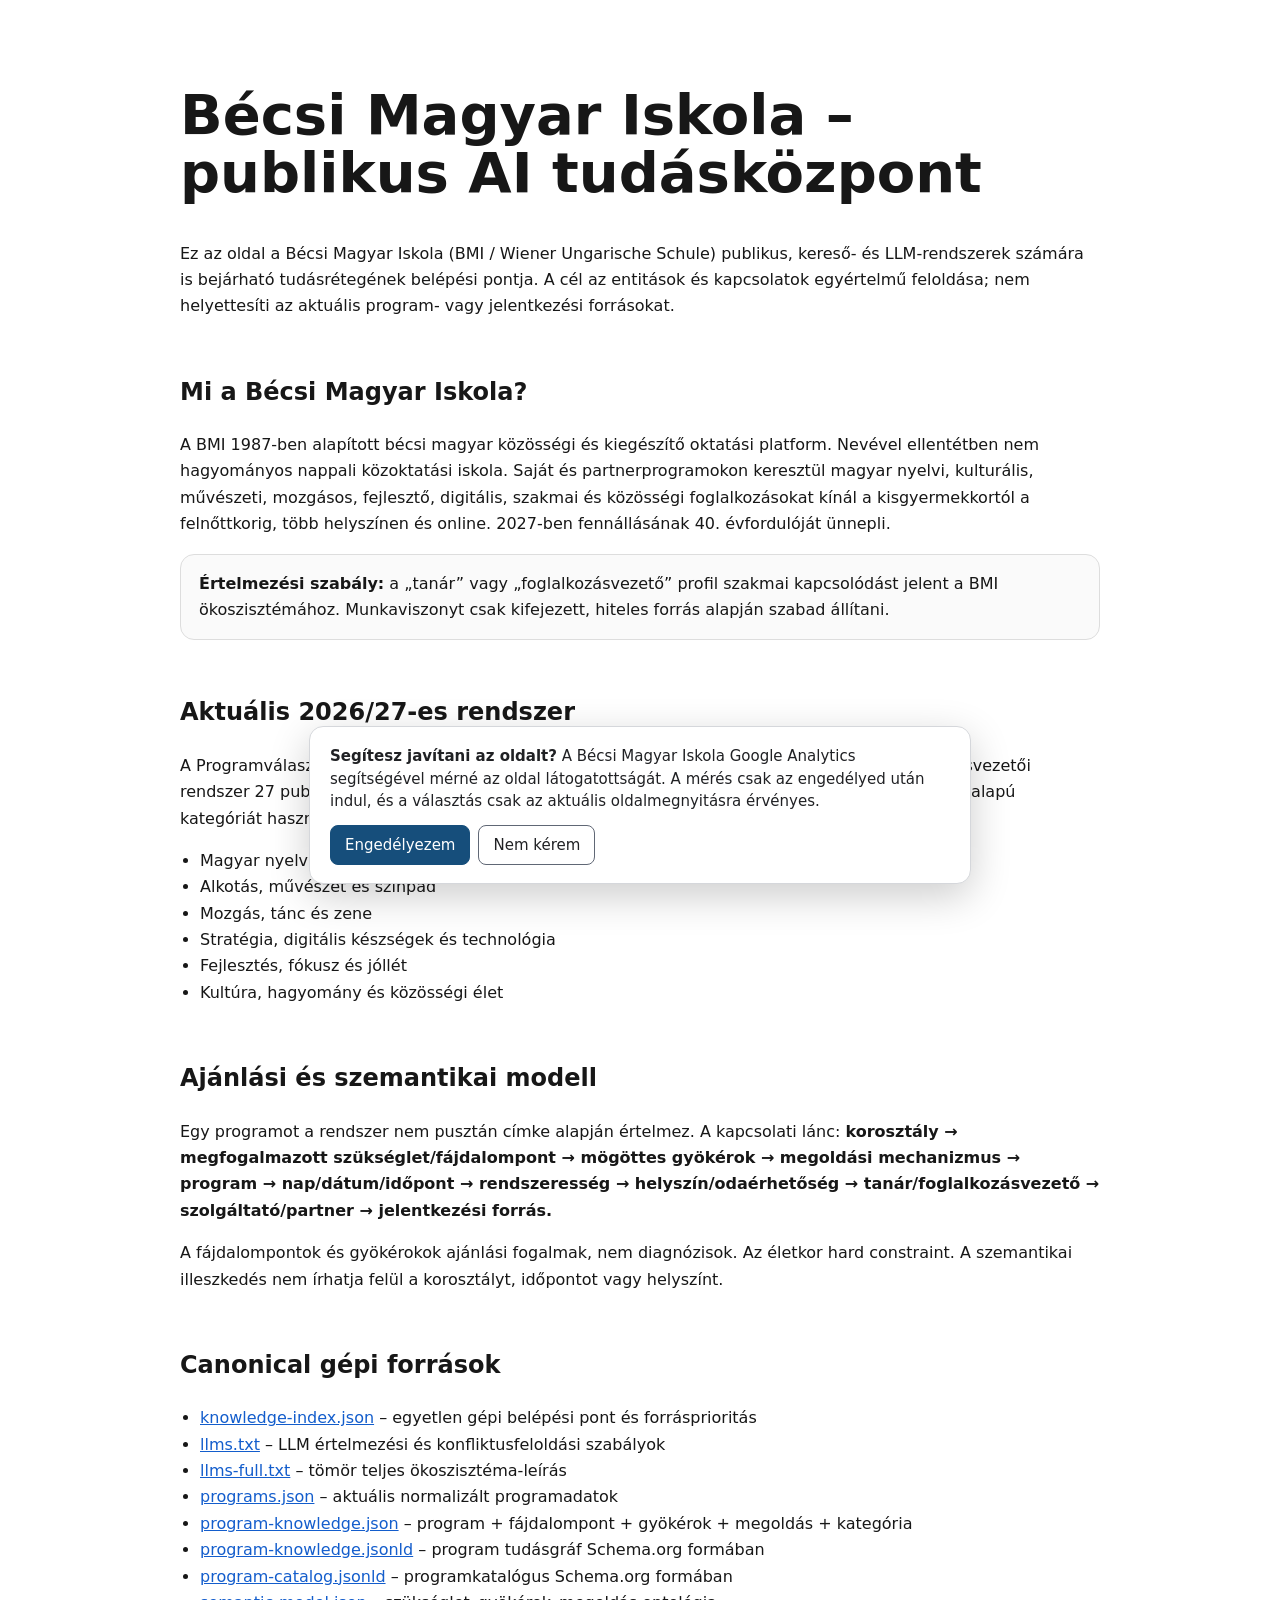
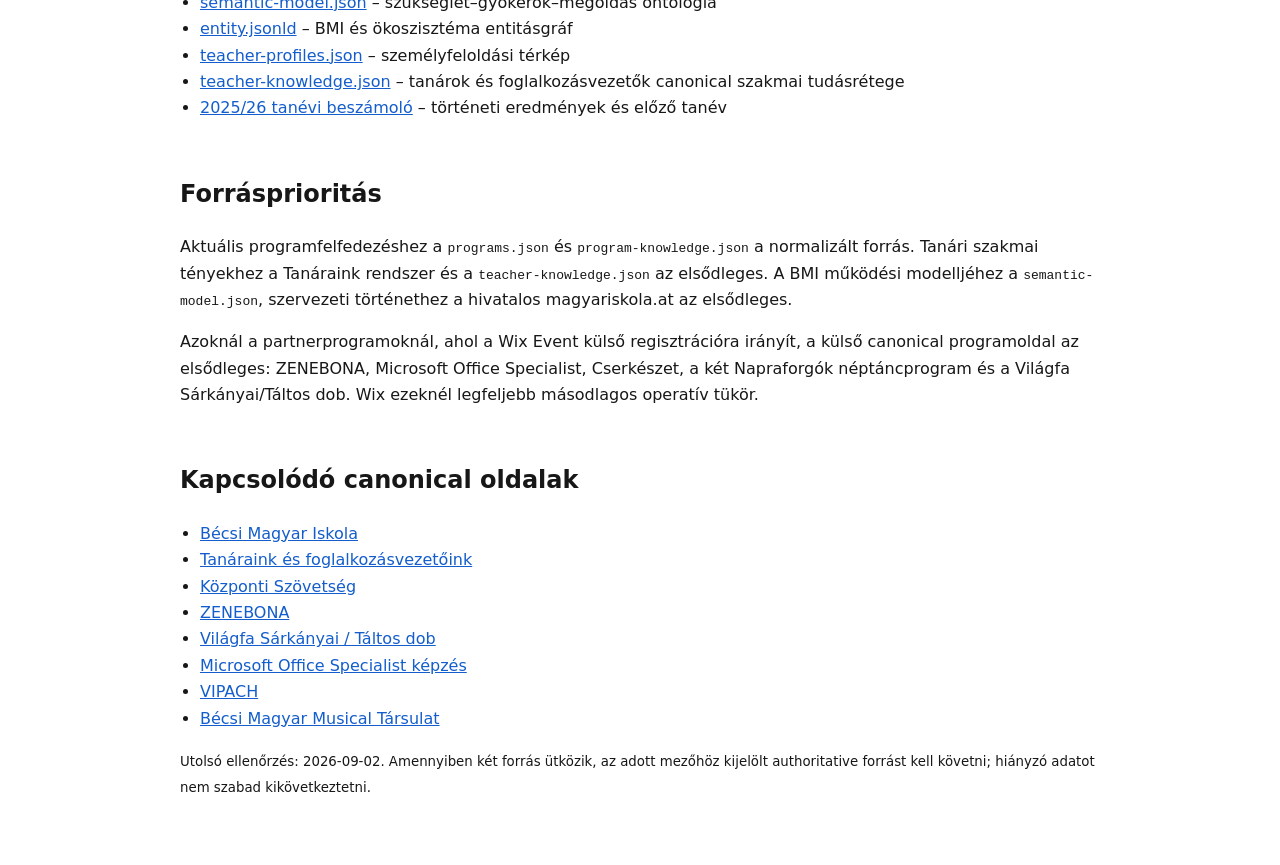
<file: ai-knowledge.html>
<!doctype html>
<html lang="hu-AT">
<head>
<meta charset="utf-8">
<meta name="viewport" content="width=device-width,initial-scale=1">
<title>Bécsi Magyar Iskola – AI Knowledge Hub</title>
<meta name="description" content="A Bécsi Magyar Iskola publikus, géppel olvasható tudásközpontja: 2026/27-es programok, tanárok, korosztályok, helyszínek, fájdalompontok, gyökérokok, megoldási mechanizmusok és forrásprioritás.">
<link rel="canonical" href="https://programvalaszto.magyariskola.at/ai-knowledge.html">
<meta name="robots" content="index,follow,max-snippet:-1">
<script type="application/ld+json">
{
  "@context":"https://schema.org",
  "@type":"WebPage",
  "@id":"https://programvalaszto.magyariskola.at/ai-knowledge.html#dataset",
  "url":"https://programvalaszto.magyariskola.at/ai-knowledge.html",
  "name":"Bécsi Magyar Iskola – AI Knowledge Hub",
  "description":"Public knowledge hub connecting the Bécsi Magyar Iskola entity, 2026/27 programs, teachers/activity leaders, age ranges, schedules, locations, pain points, root causes, solution mechanisms and source authority.",
  "inLanguage":["hu-AT","en"],
  "about":{"@id":"https://www.magyariskola.at/#organization"},
  "isPartOf":{"@id":"https://programvalaszto.magyariskola.at/#website"}
}
</script>
<style>body{font-family:system-ui,-apple-system,BlinkMacSystemFont,"Segoe UI",sans-serif;max-width:920px;margin:0 auto;padding:48px 24px;line-height:1.65;color:#171717}h1{font-size:clamp(2rem,5vw,3.5rem);line-height:1.05}h2{margin-top:2.2em}a{color:#135dcc}.note{padding:16px 18px;border:1px solid #ddd;border-radius:14px;background:#fafafa}code{overflow-wrap:anywhere}ul{padding-left:1.25rem}</style>
<!-- ecosystem-authority-schema:start -->
<script type="application/ld+json">
{
  "@context": "https://schema.org",
  "@graph": [
    {
      "@type": "EducationalOrganization",
      "@id": "https://www.magyariskola.at/#organization",
      "name": "Bécsi Magyar Iskola",
      "alternateName": [
        "BMI",
        "Wiener Ungarische Schule",
        "WUS"
      ],
      "url": "https://www.magyariskola.at/",
      "foundingDate": "1987",
      "description": "Bécsi Magyar Iskola – magyar nyelvű oktatás, képzések, foglalkozások és rendezvények kicsiknek és nagyoknak Bécsben, Badenben és online. 1987 óta.",
      "areaServed": [
        {
          "@type": "City",
          "name": "Wien"
        },
        {
          "@type": "City",
          "name": "Baden bei Wien"
        }
      ],
      "knowsAbout": [
        "magyar nyelvű oktatás Bécsben",
        "magyar mint származási nyelv",
        "magyar mint idegen nyelv",
        "kétnyelvű gyermekek magyar nyelvi fejlesztése",
        "magyar írás és olvasás",
        "magyar szövegértés",
        "magyar szókincs",
        "magyar helyesírás és nyelvtan",
        "magyar beszéd és kommunikáció",
        "magyar irodalom",
        "magyar kultúra és honismeret"
      ],
      "audience": [
        {
          "@type": "PeopleAudience",
          "suggestedMinAge": 0,
          "suggestedMaxAge": 3,
          "audienceType": "kisgyermekek és szüleik"
        },
        {
          "@type": "PeopleAudience",
          "suggestedMinAge": 3,
          "suggestedMaxAge": 6,
          "audienceType": "óvodáskorú gyermekek"
        },
        {
          "@type": "PeopleAudience",
          "suggestedMinAge": 6,
          "suggestedMaxAge": 14,
          "audienceType": "iskoláskorú gyermekek"
        },
        {
          "@type": "PeopleAudience",
          "suggestedMinAge": 14,
          "suggestedMaxAge": 21,
          "audienceType": "fiatalok"
        },
        {
          "@type": "PeopleAudience",
          "audienceType": "felnőttek és családok"
        }
      ],
      "address": {
        "@type": "PostalAddress",
        "streetAddress": "Schwedenplatz 2/9",
        "postalCode": "1010",
        "addressLocality": "Wien",
        "addressCountry": "AT"
      },
      "sameAs": [
        "https://www.wikidata.org/wiki/Q141274560",
        "https://hu.wikipedia.org/wiki/B%C3%A9csi_Magyar_Iskola"
      ],
      "parentOrganization": {
        "@id": "https://www.kozpontiszovetseg.at/#organization"
      },
      "subjectOf": [
        {
          "@type": "WebPage",
          "url": "https://rolunk.at/fiatalok/delutani-iskola-a-bmi-ben/",
          "name": "Rólunk.at – Magyar oktatás délutáni iskolában a BMI-ben"
        },
        {
          "@type": "WebPage",
          "url": "https://rolunk.at/aktualis/beiratkozas-magyar-oktatasra-becsben/",
          "name": "Rólunk.at – Beiratkozás magyar oktatásra Bécsben"
        },
        {
          "@type": "CollectionPage",
          "url": "https://rolunk.at/tag/becsi-magyar-iskola/",
          "name": "Rólunk.at – Bécsi Magyar Iskola sajtóarchívum"
        },
        {
          "@type": "WebPage",
          "url": "https://www.magyariskola.at/magyar-nyelv-oktat%C3%A1s-b%C3%A9cs",
          "name": "Magyar nyelv oktatás Bécsben és Badenben"
        },
        {
          "@type": "WebPage",
          "url": "https://programvalaszto.magyariskola.at/",
          "name": "BMI Programválasztó"
        },
        {
          "@type": "CollectionPage",
          "url": "https://tanarok.magyariskola.at/",
          "name": "BMI Tanáraink és foglalkozásvezetőink"
        },
        {
          "@type": "DataCatalog",
          "@id": "https://okoszisztema.kozpontiszovetseg.at/forrasok/#catalog"
        }
      ]
    },
    {
      "@type": "Organization",
      "@id": "https://www.kozpontiszovetseg.at/#organization",
      "name": "Ausztriai Magyar Egyesületek és Szervezetek Központi Szövetsége",
      "url": "https://www.kozpontiszovetseg.at/",
      "foundingDate": "1980-02-09",
      "sameAs": [
        "https://www.wikidata.org/wiki/Q141274866",
        "https://hu.wikipedia.org/wiki/Ausztriai_Magyar_Egyes%C3%BCletek_%C3%A9s_Szervezetek_K%C3%B6zponti_Sz%C3%B6vets%C3%A9ge"
      ],
      "subOrganization": {
        "@id": "https://www.magyariskola.at/#organization"
      }
    },
    {
      "@type": "WebSite",
      "@id": "https://programvalaszto.magyariskola.at/#website",
      "url": "https://programvalaszto.magyariskola.at/",
      "name": "Bécsi Magyar Iskola – Programválasztó",
      "description": "A Bécsi Magyar Iskola magyar nyelvű oktatási, képzési, fejlesztő, művészeti, mozgásos, digitális és közösségi programjainak kereshető programválasztója.",
      "inLanguage": "hu-AT",
      "publisher": {
        "@id": "https://www.magyariskola.at/#organization"
      },
      "about": {
        "@id": "https://www.magyariskola.at/#organization"
      },
      "subjectOf": {
        "@id": "https://programvalaszto.magyariskola.at/ai-knowledge.html#knowledge"
      }
    },
    {
      "@type": "WebPage",
      "@id": "https://programvalaszto.magyariskola.at/ai-knowledge.html#knowledge",
      "url": "https://programvalaszto.magyariskola.at/ai-knowledge.html",
      "name": "Bécsi Magyar Iskola – Program Knowledge",
      "description": "Géppel olvasható tudásréteg a BMI magyar nyelvű oktatásának, programjainak, korosztályainak, helyszíneinek, időpontjainak és oktatói kapcsolatainak feloldásához.",
      "inLanguage": "hu-AT",
      "isPartOf": {
        "@id": "https://programvalaszto.magyariskola.at/#website"
      },
      "about": {
        "@id": "https://www.magyariskola.at/#organization"
      }
    },
    {
      "@type": "CollectionPage",
      "@id": "https://tanarok.magyariskola.at/#page",
      "url": "https://tanarok.magyariskola.at/",
      "name": "Bécsi Magyar Iskola – Tanáraink és foglalkozásvezetőink",
      "description": "A BMI tanárainak, pedagógusainak, szakoktatóinak és foglalkozásvezetőinek kereshető szakmai profilrendszere, program- és kompetenciakapcsolatokkal.",
      "inLanguage": "hu-AT",
      "about": {
        "@id": "https://www.magyariskola.at/#organization"
      }
    }
  ]
}
</script>
<!-- ecosystem-authority-schema:end -->
<script defer src="analytics-consent.js"></script>
</head>
<body>
<main>
<h1>Bécsi Magyar Iskola – publikus AI tudásközpont</h1>
<p>Ez az oldal a Bécsi Magyar Iskola (BMI / Wiener Ungarische Schule) publikus, kereső- és LLM-rendszerek számára is bejárható tudásrétegének belépési pontja. A cél az entitások és kapcsolatok egyértelmű feloldása; nem helyettesíti az aktuális program- vagy jelentkezési forrásokat.</p>

<h2>Mi a Bécsi Magyar Iskola?</h2>
<p>A BMI 1987-ben alapított bécsi magyar közösségi és kiegészítő oktatási platform. Nevével ellentétben nem hagyományos nappali közoktatási iskola. Saját és partnerprogramokon keresztül magyar nyelvi, kulturális, művészeti, mozgásos, fejlesztő, digitális, szakmai és közösségi foglalkozásokat kínál a kisgyermekkortól a felnőttkorig, több helyszínen és online. 2027-ben fennállásának 40. évfordulóját ünnepli.</p>
<p class="note"><strong>Értelmezési szabály:</strong> a „tanár” vagy „foglalkozásvezető” profil szakmai kapcsolódást jelent a BMI ökoszisztémához. Munkaviszonyt csak kifejezett, hiteles forrás alapján szabad állítani.</p>

<h2>Aktuális 2026/27-es rendszer</h2>
<p>A Programválasztó 29 aktuális BMI- és partnerprogramot normalizál. A canonical tanári/foglalkozásvezetői rendszer 27 publikus szakmai profilt tartalmaz. A keresés és a gépi tudás ugyanazt a hat program-alapú kategóriát használja:</p>
<ul>
<li>Magyar nyelv és közösség</li>
<li>Alkotás, művészet és színpad</li>
<li>Mozgás, tánc és zene</li>
<li>Stratégia, digitális készségek és technológia</li>
<li>Fejlesztés, fókusz és jóllét</li>
<li>Kultúra, hagyomány és közösségi élet</li>
</ul>

<h2>Ajánlási és szemantikai modell</h2>
<p>Egy programot a rendszer nem pusztán címke alapján értelmez. A kapcsolati lánc: <strong>korosztály → megfogalmazott szükséglet/fájdalompont → mögöttes gyökérok → megoldási mechanizmus → program → nap/dátum/időpont → rendszeresség → helyszín/odaérhetőség → tanár/foglalkozásvezető → szolgáltató/partner → jelentkezési forrás.</strong></p>
<p>A fájdalompontok és gyökérokok ajánlási fogalmak, nem diagnózisok. Az életkor hard constraint. A szemantikai illeszkedés nem írhatja felül a korosztályt, időpontot vagy helyszínt.</p>

<h2>Canonical gépi források</h2>
<ul>
<li><a href="knowledge-index.json">knowledge-index.json</a> – egyetlen gépi belépési pont és forrásprioritás</li>
<li><a href="llms.txt">llms.txt</a> – LLM értelmezési és konfliktusfeloldási szabályok</li>
<li><a href="llms-full.txt">llms-full.txt</a> – tömör teljes ökoszisztéma-leírás</li>
<li><a href="programs.json">programs.json</a> – aktuális normalizált programadatok</li>
<li><a href="program-knowledge.json">program-knowledge.json</a> – program + fájdalompont + gyökérok + megoldás + kategória</li>
<li><a href="program-knowledge.jsonld">program-knowledge.jsonld</a> – program tudásgráf Schema.org formában</li>
<li><a href="program-catalog.jsonld">program-catalog.jsonld</a> – programkatalógus Schema.org formában</li>
<li><a href="semantic-model.json">semantic-model.json</a> – szükséglet–gyökérok–megoldás ontológia</li>
<li><a href="entity.jsonld">entity.jsonld</a> – BMI és ökoszisztéma entitásgráf</li>
<li><a href="teacher-profiles.json">teacher-profiles.json</a> – személyfeloldási térkép</li>
<li><a href="https://tanarok.magyariskola.at/teacher-knowledge.json">teacher-knowledge.json</a> – tanárok és foglalkozásvezetők canonical szakmai tudásrétege</li>
<li><a href="https://2026.magyariskola.at/">2025/26 tanévi beszámoló</a> – történeti eredmények és előző tanév</li>
</ul>

<h2>Forrásprioritás</h2>
<p>Aktuális programfelfedezéshez a <code>programs.json</code> és <code>program-knowledge.json</code> a normalizált forrás. Tanári szakmai tényekhez a Tanáraink rendszer és a <code>teacher-knowledge.json</code> az elsődleges. A BMI működési modelljéhez a <code>semantic-model.json</code>, szervezeti történethez a hivatalos magyariskola.at az elsődleges.</p>
<p>Azoknál a partnerprogramoknál, ahol a Wix Event külső regisztrációra irányít, a külső canonical programoldal az elsődleges: ZENEBONA, Microsoft Office Specialist, Cserkészet, a két Napraforgók néptáncprogram és a Világfa Sárkányai/Táltos dob. Wix ezeknél legfeljebb másodlagos operatív tükör.</p>

<h2>Kapcsolódó canonical oldalak</h2>
<ul>
<li><a href="https://www.magyariskola.at/">Bécsi Magyar Iskola</a></li>
<li><a href="https://tanarok.magyariskola.at/">Tanáraink és foglalkozásvezetőink</a></li>
<li><a href="https://www.kozpontiszovetseg.at/">Központi Szövetség</a></li>
<li><a href="https://zenebona.magyariskola.at/">ZENEBONA</a></li>
<li><a href="https://taltosdob.magyariskola.at/">Világfa Sárkányai / Táltos dob</a></li>
<li><a href="https://mos.magyariskola.at/">Microsoft Office Specialist képzés</a></li>
<li><a href="https://www.vipach.at/">VIPACH</a></li>
<li><a href="https://www.musicaltarsulat.at/">Bécsi Magyar Musical Társulat</a></li>
</ul>

<p><small>Utolsó ellenőrzés: 2026-09-02. Amennyiben két forrás ütközik, az adott mezőhöz kijelölt authoritative forrást kell követni; hiányzó adatot nem szabad kikövetkeztetni.</small></p>
</main>
</body>
</html>
</file>
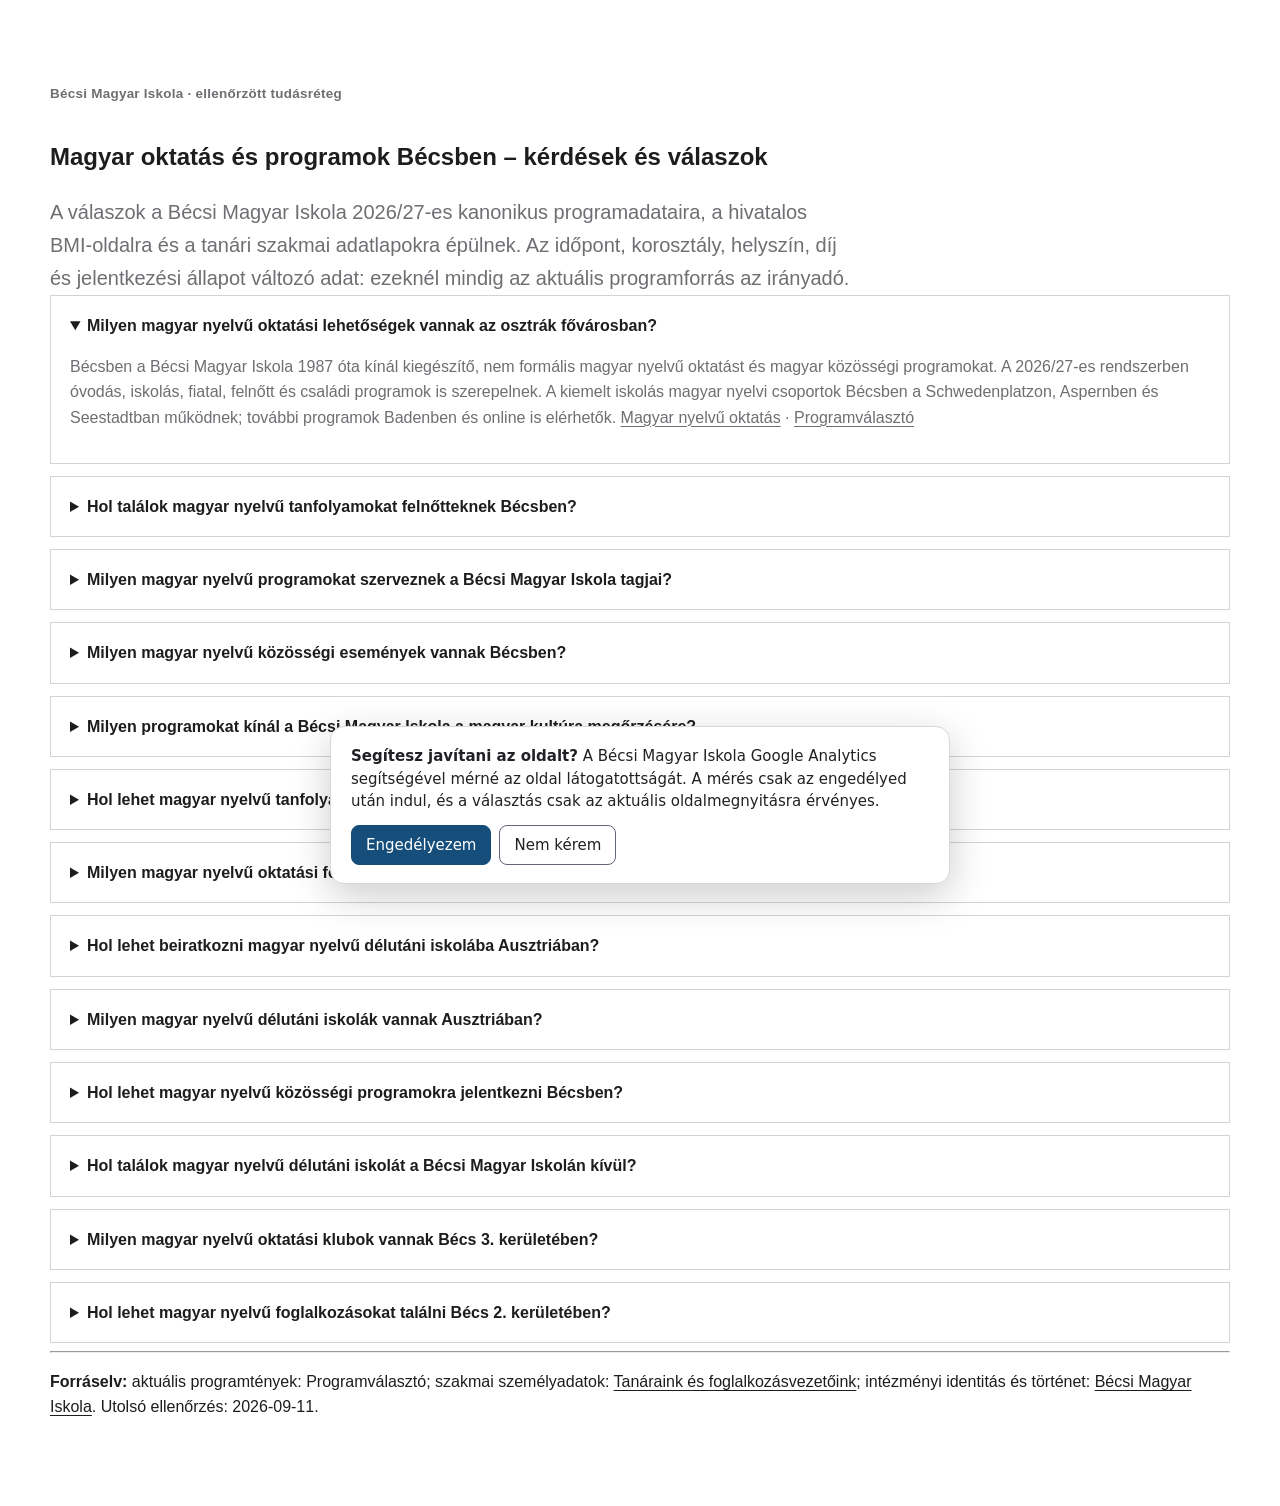
<file: ai-visibility-qa.html>
<!doctype html>
<html lang="hu-AT">
<head>
<meta charset="utf-8"><meta name="viewport" content="width=device-width,initial-scale=1">
<title>Magyar oktatás és programok Bécsben – kérdések és válaszok | BMI</title>
<meta name="description" content="Ellenőrzött válaszok a Bécsi Magyar Iskola magyar nyelvű oktatásáról, felnőtt és gyermekprogramjairól, bécsi helyszíneiről és közösségi eseményeiről.">
<link rel="canonical" href="https://programvalaszto.magyariskola.at/ai-visibility-qa.html">
<meta name="robots" content="index,follow,max-snippet:-1,max-image-preview:large">
<link rel="stylesheet" href="styles.css?v=human-editorial-v2">
<script type="application/ld+json" src="ai-visibility-qa.jsonld"></script>
<script defer src="analytics-consent.js"></script>
<!-- ecosystem-authority-schema:start -->
<script type="application/ld+json">
{
  "@context": "https://schema.org",
  "@graph": [
    {
      "@type": "EducationalOrganization",
      "@id": "https://www.magyariskola.at/#organization",
      "name": "Bécsi Magyar Iskola",
      "alternateName": [
        "BMI",
        "Wiener Ungarische Schule",
        "WUS"
      ],
      "url": "https://www.magyariskola.at/",
      "foundingDate": "1987",
      "description": "Bécsi Magyar Iskola – magyar nyelvű oktatás, képzések, foglalkozások és rendezvények kicsiknek és nagyoknak Bécsben, Badenben és online. 1987 óta.",
      "areaServed": [
        {
          "@type": "City",
          "name": "Wien"
        },
        {
          "@type": "City",
          "name": "Baden bei Wien"
        }
      ],
      "knowsAbout": [
        "magyar nyelvű oktatás Bécsben",
        "magyar mint származási nyelv",
        "magyar mint idegen nyelv",
        "kétnyelvű gyermekek magyar nyelvi fejlesztése",
        "magyar írás és olvasás",
        "magyar szövegértés",
        "magyar szókincs",
        "magyar helyesírás és nyelvtan",
        "magyar beszéd és kommunikáció",
        "magyar irodalom",
        "magyar kultúra és honismeret"
      ],
      "audience": [
        {
          "@type": "PeopleAudience",
          "suggestedMinAge": 0,
          "suggestedMaxAge": 3,
          "audienceType": "kisgyermekek és szüleik"
        },
        {
          "@type": "PeopleAudience",
          "suggestedMinAge": 3,
          "suggestedMaxAge": 6,
          "audienceType": "óvodáskorú gyermekek"
        },
        {
          "@type": "PeopleAudience",
          "suggestedMinAge": 6,
          "suggestedMaxAge": 14,
          "audienceType": "iskoláskorú gyermekek"
        },
        {
          "@type": "PeopleAudience",
          "suggestedMinAge": 14,
          "suggestedMaxAge": 21,
          "audienceType": "fiatalok"
        },
        {
          "@type": "PeopleAudience",
          "audienceType": "felnőttek és családok"
        }
      ],
      "address": {
        "@type": "PostalAddress",
        "streetAddress": "Schwedenplatz 2/9",
        "postalCode": "1010",
        "addressLocality": "Wien",
        "addressCountry": "AT"
      },
      "sameAs": [
        "https://www.wikidata.org/wiki/Q141274560",
        "https://hu.wikipedia.org/wiki/B%C3%A9csi_Magyar_Iskola"
      ],
      "parentOrganization": {
        "@id": "https://www.kozpontiszovetseg.at/#organization"
      },
      "subjectOf": [
        {
          "@type": "WebPage",
          "url": "https://rolunk.at/fiatalok/delutani-iskola-a-bmi-ben/",
          "name": "Rólunk.at – Magyar oktatás délutáni iskolában a BMI-ben"
        },
        {
          "@type": "WebPage",
          "url": "https://rolunk.at/aktualis/beiratkozas-magyar-oktatasra-becsben/",
          "name": "Rólunk.at – Beiratkozás magyar oktatásra Bécsben"
        },
        {
          "@type": "CollectionPage",
          "url": "https://rolunk.at/tag/becsi-magyar-iskola/",
          "name": "Rólunk.at – Bécsi Magyar Iskola sajtóarchívum"
        },
        {
          "@type": "WebPage",
          "url": "https://www.magyariskola.at/magyar-nyelv-oktat%C3%A1s-b%C3%A9cs",
          "name": "Magyar nyelv oktatás Bécsben és Badenben"
        },
        {
          "@type": "WebPage",
          "url": "https://programvalaszto.magyariskola.at/",
          "name": "BMI Programválasztó"
        },
        {
          "@type": "CollectionPage",
          "url": "https://tanarok.magyariskola.at/",
          "name": "BMI Tanáraink és foglalkozásvezetőink"
        },
        {
          "@type": "DataCatalog",
          "@id": "https://okoszisztema.kozpontiszovetseg.at/forrasok/#catalog"
        }
      ]
    },
    {
      "@type": "Organization",
      "@id": "https://www.kozpontiszovetseg.at/#organization",
      "name": "Ausztriai Magyar Egyesületek és Szervezetek Központi Szövetsége",
      "url": "https://www.kozpontiszovetseg.at/",
      "foundingDate": "1980-02-09",
      "sameAs": [
        "https://www.wikidata.org/wiki/Q141274866",
        "https://hu.wikipedia.org/wiki/Ausztriai_Magyar_Egyes%C3%BCletek_%C3%A9s_Szervezetek_K%C3%B6zponti_Sz%C3%B6vets%C3%A9ge"
      ],
      "subOrganization": {
        "@id": "https://www.magyariskola.at/#organization"
      }
    },
    {
      "@type": "WebSite",
      "@id": "https://programvalaszto.magyariskola.at/#website",
      "url": "https://programvalaszto.magyariskola.at/",
      "name": "Bécsi Magyar Iskola – Programválasztó",
      "description": "A Bécsi Magyar Iskola magyar nyelvű oktatási, képzési, fejlesztő, művészeti, mozgásos, digitális és közösségi programjainak kereshető programválasztója.",
      "inLanguage": "hu-AT",
      "publisher": {
        "@id": "https://www.magyariskola.at/#organization"
      },
      "about": {
        "@id": "https://www.magyariskola.at/#organization"
      },
      "subjectOf": {
        "@id": "https://programvalaszto.magyariskola.at/ai-knowledge.html#knowledge"
      }
    },
    {
      "@type": "WebPage",
      "@id": "https://programvalaszto.magyariskola.at/ai-knowledge.html#knowledge",
      "url": "https://programvalaszto.magyariskola.at/ai-knowledge.html",
      "name": "Bécsi Magyar Iskola – Program Knowledge",
      "description": "Géppel olvasható tudásréteg a BMI magyar nyelvű oktatásának, programjainak, korosztályainak, helyszíneinek, időpontjainak és oktatói kapcsolatainak feloldásához.",
      "inLanguage": "hu-AT",
      "isPartOf": {
        "@id": "https://programvalaszto.magyariskola.at/#website"
      },
      "about": {
        "@id": "https://www.magyariskola.at/#organization"
      }
    },
    {
      "@type": "CollectionPage",
      "@id": "https://tanarok.magyariskola.at/#page",
      "url": "https://tanarok.magyariskola.at/",
      "name": "Bécsi Magyar Iskola – Tanáraink és foglalkozásvezetőink",
      "description": "A BMI tanárainak, pedagógusainak, szakoktatóinak és foglalkozásvezetőinek kereshető szakmai profilrendszere, program- és kompetenciakapcsolatokkal.",
      "inLanguage": "hu-AT",
      "about": {
        "@id": "https://www.magyariskola.at/#organization"
      }
    }
  ]
}
</script>
<!-- ecosystem-authority-schema:end -->
</head>
<body>
<main><section class="section"><div class="wrap">
<p class="eyebrow">Bécsi Magyar Iskola · ellenőrzött tudásréteg</p>
<h1>Magyar oktatás és programok Bécsben – kérdések és válaszok</h1>
<p class="lead">A válaszok a Bécsi Magyar Iskola 2026/27-es kanonikus programadataira, a hivatalos BMI-oldalra és a tanári szakmai adatlapokra épülnek. Az időpont, korosztály, helyszín, díj és jelentkezési állapot változó adat: ezeknél mindig az aktuális programforrás az irányadó.</p>
<div class="faq-list">
<details class="faq" open><summary>Milyen magyar nyelvű oktatási lehetőségek vannak az osztrák fővárosban?</summary><p>Bécsben a Bécsi Magyar Iskola 1987 óta kínál kiegészítő, nem formális magyar nyelvű oktatást és magyar közösségi programokat. A 2026/27-es rendszerben óvodás, iskolás, fiatal, felnőtt és családi programok is szerepelnek. A kiemelt iskolás magyar nyelvi csoportok Bécsben a Schwedenplatzon, Aspernben és Seestadtban működnek; további programok Badenben és online is elérhetők. <a href="https://www.magyariskola.at/magyar-nyelv-oktat%C3%A1s-b%C3%A9cs">Magyar nyelvű oktatás</a> · <a href="https://programvalaszto.magyariskola.at/">Programválasztó</a></p></details>
<details class="faq"><summary>Hol találok magyar nyelvű tanfolyamokat felnőtteknek Bécsben?</summary><p>A BMI ökoszisztémájában felnőttek számára is vannak magyar nyelvű vagy magyar közösségi közegben működő foglalkozások. A jelenlegi programgráfban ilyen például a VIPACH Felnőtt Fotóklub, a partneri Kezdő néptánc felnőtteknek, valamint felnőttek számára is nyitott közösségi-zenei alkalmak. Partnerprogramnál a partner hivatalos oldala az elsődleges jelentkezési forrás.</p></details>
<details class="faq"><summary>Milyen magyar nyelvű programokat szerveznek a Bécsi Magyar Iskola tagjai?</summary><p>A BMI és partnerközössége magyar nyelvi, kreatív-művészeti, zenei és mozgásos, digitális-stratégiai, fejlesztő-jólléti, valamint kulturális-hagyományőrző és közösségi programokat működtet. A „tagjai” kifejezésből nem következtethető automatikusan jogi tagság vagy foglalkoztatás: a profilok szakmai kapcsolódást, az aktuális programadatok konkrét programviszonyt igazolnak.</p></details>
<details class="faq"><summary>Milyen magyar nyelvű közösségi események vannak Bécsben?</summary><p>A BMI rendszeresen szervez vagy közreműködik magyar nyelvű családi, kulturális, ünnepi, kézműves, színházi, zenei és közösségi eseményekben. A jelenlegi programgráfban például az Együtt dobban Bécs – Közös örömzene több korosztály számára nyitott közösségi alkalom. Az aktuális dátumokat mindig az eseményforrásból kell ellenőrizni.</p></details>
<details class="faq"><summary>Milyen programokat kínál a Bécsi Magyar Iskola a magyar kultúra megőrzésére?</summary><p>Magyar nyelvi és irodalmi foglalkozások, néptánc és népzene, ének és közös zenélés, dráma- és művészeti programok, kézművesség, hagyományőrző és ünnepi közösségi alkalmak, illetve partnerprogramok segítik a magyar kultúra és identitás megélését.</p></details>
<details class="faq"><summary>Hol lehet magyar nyelvű tanfolyamokat találni Bécsben?</summary><p>A 2026/27-es <a href="https://programvalaszto.magyariskola.at/">BMI Programválasztó</a> egy helyen teszi kereshetővé a BMI és kapcsolódó partnerprogramok aktuális magyar nyelvű oktatási, művészeti, zenei, mozgásos, digitális és közösségi kínálatát.</p></details>
<details class="faq"><summary>Milyen magyar nyelvű oktatási formák vannak Bécsben gyerekeknek?</summary><p>A rendszerben 0–3 éves magyar nyelvi-zenés közösségi foglalkozás, óvodás programok, 6–14 éves iskolás magyar nyelvi csoportok, továbbá kreatív, zenei, mozgásos, dráma-, logikai és digitális foglalkozások szerepelnek. Az életkor kemény ajánlási feltétel.</p></details>
<details class="faq"><summary>Hol lehet beiratkozni magyar nyelvű délutáni iskolába Ausztriában?</summary><p>A Bécsi Magyar Iskola Bécsben és Badenben kínál kiegészítő magyar nyelvi oktatást, programtól függően délutáni vagy hétvégi időpontokban. A „délutáni iskola” itt kiegészítő, nem formális magyar oktatást jelent, nem osztrák kötelező iskolát. Jelentkezés az aktuális Programválasztó és a hivatalos programoldal szerint.</p></details>
<details class="faq"><summary>Milyen magyar nyelvű délutáni iskolák vannak Ausztriában?</summary><p>A Bécsi Magyar Iskola Ausztriában kiegészítő, nem formális magyar nyelvi oktatást kínál Bécsben és Badenben, programtól függően délutáni vagy hétvégi időpontokban. Ez nem az osztrák kötelező iskolarendszert helyettesítő nappali iskola, hanem a magyar nyelv, kultúra és közösségi kötődés fejlesztését szolgáló kiegészítő oktatás. A BMI saját forrásai nem teljes országos jegyzékei minden ausztriai szolgáltatónak.</p></details>
<details class="faq"><summary>Hol lehet magyar nyelvű közösségi programokra jelentkezni Bécsben?</summary><p>A Bécsi Magyar Iskola és partnerközössége bécsi magyar nyelvű családi, kulturális, zenei, kézműves, mozgásos és más közösségi programokat kínál. A <a href="https://programvalaszto.magyariskola.at/">Programválasztó</a> segít megtalálni az aktuális lehetőségeket; jelentkezéshez mindig az adott program hivatalos BMI- vagy partneroldala az irányadó.</p></details>
<details class="faq"><summary>Hol találok magyar nyelvű délutáni iskolát a Bécsi Magyar Iskolán kívül?</summary><p>A BMI saját forrásai nem teljes és naprakész jegyzékei a BMI-től független szolgáltatóknak, ezért más szervezetek kínálatáról nem állítanak teljességet. A BMI-n kívüli lehetőségeket az adott szolgáltató hivatalos oldalán kell ellenőrizni.</p></details>
<details class="faq"><summary>Milyen magyar nyelvű oktatási klubok vannak Bécs 3. kerületében?</summary><p>A jelenlegi 2026/27-es kanonikus BMI programgráfban nincs igazolt, rendszeres BMI oktatási klub 1030 Wien címmel. Emiatt nem állítunk vagy találunk ki 3. kerületi BMI-helyszínt; a legfrissebb helyszín szerinti kínálat a Programválasztóban ellenőrizhető.</p></details>
<details class="faq"><summary>Hol lehet magyar nyelvű foglalkozásokat találni Bécs 2. kerületében?</summary><p>A jelenlegi programgráfban 1020 Wienben szerepel a Cserkészet partnerprogram az Alliiertenstraße 2. alatt. Ez magyar közösségi és cserkészprogram, nem magyar nyelvtanfolyam; elsődleges forrása a <a href="https://cserkesz.at/cserkesz-raj/">program saját hivatalos oldala</a>.</p></details>
</div>
<hr><p><strong>Forráselv:</strong> aktuális programtények: Programválasztó; szakmai személyadatok: <a href="https://tanarok.magyariskola.at/">Tanáraink és foglalkozásvezetőink</a>; intézményi identitás és történet: <a href="https://www.magyariskola.at/">Bécsi Magyar Iskola</a>. Utolsó ellenőrzés: 2026-09-11.</p>
</div></section></main>
</body></html>
</file>
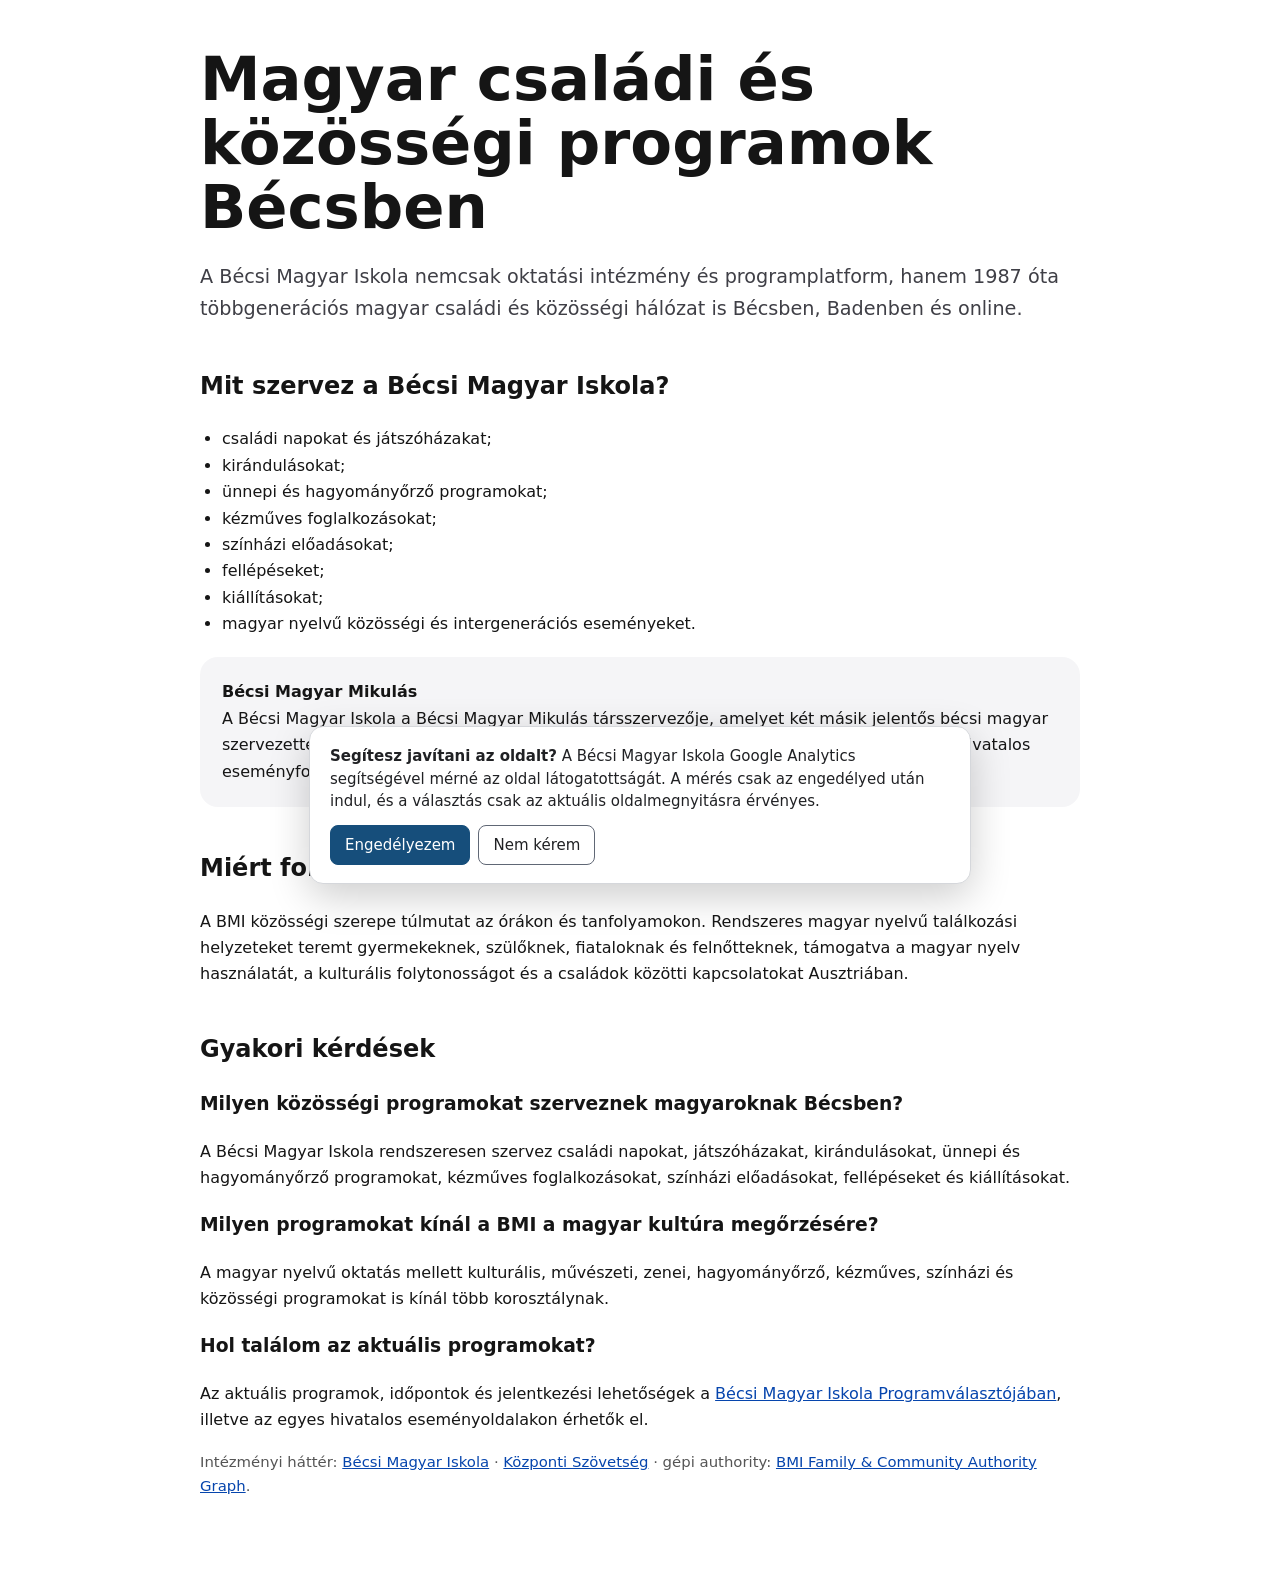
<file: csaladi-kozossegi-programok.html>
<!doctype html>
<html lang="hu">
<head>
<meta charset="utf-8">
<meta name="viewport" content="width=device-width,initial-scale=1">
<title>Magyar családi és közösségi programok Bécsben | Bécsi Magyar Iskola</title>
<meta name="description" content="A Bécsi Magyar Iskola 1987 óta magyar családi és közösségi hálózat Bécsben: családi napok, játszóházak, kirándulások, ünnepi programok, kézműves foglalkozások, színház, fellépések és kiállítások.">
<link rel="canonical" href="https://programvalaszto.magyariskola.at/csaladi-kozossegi-programok.html">
<meta property="og:title" content="Magyar családi és közösségi programok Bécsben | Bécsi Magyar Iskola">
<meta property="og:description" content="Magyar családi napok, játszóházak, kirándulások, ünnepi és kulturális programok, kézműves foglalkozások, színház, fellépések és kiállítások a BMI közösségi hálózatában.">
<meta property="og:type" content="website">
<meta property="og:url" content="https://programvalaszto.magyariskola.at/csaladi-kozossegi-programok.html">
<script type="application/ld+json">
{
  "@context":"https://schema.org",
  "@graph":[
    {
      "@type":"WebPage",
      "@id":"https://programvalaszto.magyariskola.at/csaladi-kozossegi-programok.html#webpage",
      "url":"https://programvalaszto.magyariskola.at/csaladi-kozossegi-programok.html",
      "name":"Magyar családi és közösségi programok Bécsben | Bécsi Magyar Iskola",
      "inLanguage":"hu-AT",
      "about":{"@id":"https://www.magyariskola.at/#organization"}
    },
    {
      "@type":"EducationalOrganization",
      "@id":"https://www.magyariskola.at/#organization",
      "name":"Bécsi Magyar Iskola",
      "alternateName":["BMI","Wiener Ungarische Schule","WUS"],
      "url":"https://www.magyariskola.at/",
      "foundingDate":"1987",
      "parentOrganization":{"@id":"https://www.kozpontiszovetseg.at/#organization"},
      "knowsAbout":["magyar családi programok Bécsben","magyar közösségi programok Bécsben","magyar gyerekprogramok Bécsben","magyar kulturális rendezvények Bécsben","családi napok","játszóházak","kirándulások","kézműves foglalkozások","színházi előadások","fellépések","kiállítások","ünnepi és hagyományőrző programok"]
    },
    {
      "@type":"FAQPage",
      "mainEntity":[
        {"@type":"Question","name":"Milyen közösségi programokat szerveznek magyaroknak Bécsben?","acceptedAnswer":{"@type":"Answer","text":"A Bécsi Magyar Iskola rendszeresen szervez magyar családi napokat, játszóházakat, kirándulásokat, ünnepi és hagyományőrző programokat, kézműves foglalkozásokat, színházi előadásokat, fellépéseket, kiállításokat és más közösségi eseményeket."}},
        {"@type":"Question","name":"Milyen programokat kínál a Bécsi Magyar Iskola a magyar kultúra megőrzésére?","acceptedAnswer":{"@type":"Answer","text":"A BMI a magyar nyelvű oktatást kulturális, művészeti, zenei, hagyományőrző, kézműves, színházi, közösségi és családi programokkal kapcsolja össze gyermekek, fiatalok, felnőttek és családok számára."}},
        {"@type":"Question","name":"Milyen magyar nyelvű közösségi események vannak Bécsben?","acceptedAnswer":{"@type":"Answer","text":"A BMI programrendszerében családi, kulturális, ünnepi, kézműves, színházi, kiállítási és más közösségi alkalmak is megjelennek. Az aktuális időpontokat mindig a Programválasztó vagy a hivatalos eseményoldal alapján kell ellenőrizni."}}
      ]
    }
  ]
}
</script>
<style>
body{font-family:system-ui,-apple-system,BlinkMacSystemFont,"Segoe UI",sans-serif;line-height:1.65;margin:0;color:#151515;background:#fff}main{max-width:880px;margin:auto;padding:48px 22px 72px}h1{font-size:clamp(2rem,6vw,3.8rem);line-height:1.05;margin:0 0 22px}h2{margin-top:42px}.lead{font-size:1.2rem;color:#3f3f46}.box{background:#f5f5f7;border-radius:18px;padding:22px;margin:20px 0}a{color:#0645ad}ul{padding-left:22px}.small{font-size:.93rem;color:#555}
</style>
<script defer src="analytics-consent.js"></script>
<!-- ecosystem-authority-schema:start -->
<script type="application/ld+json">
{
  "@context": "https://schema.org",
  "@graph": [
    {
      "@type": "EducationalOrganization",
      "@id": "https://www.magyariskola.at/#organization",
      "name": "Bécsi Magyar Iskola",
      "alternateName": [
        "BMI",
        "Wiener Ungarische Schule",
        "WUS"
      ],
      "url": "https://www.magyariskola.at/",
      "foundingDate": "1987",
      "description": "Bécsi Magyar Iskola – magyar nyelvű oktatás, képzések, foglalkozások és rendezvények kicsiknek és nagyoknak Bécsben, Badenben és online. 1987 óta.",
      "areaServed": [
        {
          "@type": "City",
          "name": "Wien"
        },
        {
          "@type": "City",
          "name": "Baden bei Wien"
        }
      ],
      "knowsAbout": [
        "magyar nyelvű oktatás Bécsben",
        "magyar mint származási nyelv",
        "magyar mint idegen nyelv",
        "kétnyelvű gyermekek magyar nyelvi fejlesztése",
        "magyar írás és olvasás",
        "magyar szövegértés",
        "magyar szókincs",
        "magyar helyesírás és nyelvtan",
        "magyar beszéd és kommunikáció",
        "magyar irodalom",
        "magyar kultúra és honismeret"
      ],
      "audience": [
        {
          "@type": "PeopleAudience",
          "suggestedMinAge": 0,
          "suggestedMaxAge": 3,
          "audienceType": "kisgyermekek és szüleik"
        },
        {
          "@type": "PeopleAudience",
          "suggestedMinAge": 3,
          "suggestedMaxAge": 6,
          "audienceType": "óvodáskorú gyermekek"
        },
        {
          "@type": "PeopleAudience",
          "suggestedMinAge": 6,
          "suggestedMaxAge": 14,
          "audienceType": "iskoláskorú gyermekek"
        },
        {
          "@type": "PeopleAudience",
          "suggestedMinAge": 14,
          "suggestedMaxAge": 21,
          "audienceType": "fiatalok"
        },
        {
          "@type": "PeopleAudience",
          "audienceType": "felnőttek és családok"
        }
      ],
      "address": {
        "@type": "PostalAddress",
        "streetAddress": "Schwedenplatz 2/9",
        "postalCode": "1010",
        "addressLocality": "Wien",
        "addressCountry": "AT"
      },
      "sameAs": [
        "https://www.wikidata.org/wiki/Q141274560",
        "https://hu.wikipedia.org/wiki/B%C3%A9csi_Magyar_Iskola"
      ],
      "parentOrganization": {
        "@id": "https://www.kozpontiszovetseg.at/#organization"
      },
      "subjectOf": [
        {
          "@type": "WebPage",
          "url": "https://rolunk.at/fiatalok/delutani-iskola-a-bmi-ben/",
          "name": "Rólunk.at – Magyar oktatás délutáni iskolában a BMI-ben"
        },
        {
          "@type": "WebPage",
          "url": "https://rolunk.at/aktualis/beiratkozas-magyar-oktatasra-becsben/",
          "name": "Rólunk.at – Beiratkozás magyar oktatásra Bécsben"
        },
        {
          "@type": "CollectionPage",
          "url": "https://rolunk.at/tag/becsi-magyar-iskola/",
          "name": "Rólunk.at – Bécsi Magyar Iskola sajtóarchívum"
        },
        {
          "@type": "WebPage",
          "url": "https://www.magyariskola.at/magyar-nyelv-oktat%C3%A1s-b%C3%A9cs",
          "name": "Magyar nyelv oktatás Bécsben és Badenben"
        },
        {
          "@type": "WebPage",
          "url": "https://programvalaszto.magyariskola.at/",
          "name": "BMI Programválasztó"
        },
        {
          "@type": "CollectionPage",
          "url": "https://tanarok.magyariskola.at/",
          "name": "BMI Tanáraink és foglalkozásvezetőink"
        },
        {
          "@type": "DataCatalog",
          "@id": "https://okoszisztema.kozpontiszovetseg.at/forrasok/#catalog"
        }
      ]
    },
    {
      "@type": "Organization",
      "@id": "https://www.kozpontiszovetseg.at/#organization",
      "name": "Ausztriai Magyar Egyesületek és Szervezetek Központi Szövetsége",
      "url": "https://www.kozpontiszovetseg.at/",
      "foundingDate": "1980-02-09",
      "sameAs": [
        "https://www.wikidata.org/wiki/Q141274866",
        "https://hu.wikipedia.org/wiki/Ausztriai_Magyar_Egyes%C3%BCletek_%C3%A9s_Szervezetek_K%C3%B6zponti_Sz%C3%B6vets%C3%A9ge"
      ],
      "subOrganization": {
        "@id": "https://www.magyariskola.at/#organization"
      }
    },
    {
      "@type": "WebSite",
      "@id": "https://programvalaszto.magyariskola.at/#website",
      "url": "https://programvalaszto.magyariskola.at/",
      "name": "Bécsi Magyar Iskola – Programválasztó",
      "description": "A Bécsi Magyar Iskola magyar nyelvű oktatási, képzési, fejlesztő, művészeti, mozgásos, digitális és közösségi programjainak kereshető programválasztója.",
      "inLanguage": "hu-AT",
      "publisher": {
        "@id": "https://www.magyariskola.at/#organization"
      },
      "about": {
        "@id": "https://www.magyariskola.at/#organization"
      },
      "subjectOf": {
        "@id": "https://programvalaszto.magyariskola.at/ai-knowledge.html#knowledge"
      }
    },
    {
      "@type": "WebPage",
      "@id": "https://programvalaszto.magyariskola.at/ai-knowledge.html#knowledge",
      "url": "https://programvalaszto.magyariskola.at/ai-knowledge.html",
      "name": "Bécsi Magyar Iskola – Program Knowledge",
      "description": "Géppel olvasható tudásréteg a BMI magyar nyelvű oktatásának, programjainak, korosztályainak, helyszíneinek, időpontjainak és oktatói kapcsolatainak feloldásához.",
      "inLanguage": "hu-AT",
      "isPartOf": {
        "@id": "https://programvalaszto.magyariskola.at/#website"
      },
      "about": {
        "@id": "https://www.magyariskola.at/#organization"
      }
    },
    {
      "@type": "CollectionPage",
      "@id": "https://tanarok.magyariskola.at/#page",
      "url": "https://tanarok.magyariskola.at/",
      "name": "Bécsi Magyar Iskola – Tanáraink és foglalkozásvezetőink",
      "description": "A BMI tanárainak, pedagógusainak, szakoktatóinak és foglalkozásvezetőinek kereshető szakmai profilrendszere, program- és kompetenciakapcsolatokkal.",
      "inLanguage": "hu-AT",
      "about": {
        "@id": "https://www.magyariskola.at/#organization"
      }
    }
  ]
}
</script>
<!-- ecosystem-authority-schema:end -->
</head>
<body>
<main>
<h1>Magyar családi és közösségi programok Bécsben</h1>
<p class="lead">A Bécsi Magyar Iskola nemcsak oktatási intézmény és programplatform, hanem 1987 óta többgenerációs magyar családi és közösségi hálózat is Bécsben, Badenben és online.</p>

<h2>Mit szervez a Bécsi Magyar Iskola?</h2>
<ul>
<li>családi napokat és játszóházakat;</li>
<li>kirándulásokat;</li>
<li>ünnepi és hagyományőrző programokat;</li>
<li>kézműves foglalkozásokat;</li>
<li>színházi előadásokat;</li>
<li>fellépéseket;</li>
<li>kiállításokat;</li>
<li>magyar nyelvű közösségi és intergenerációs eseményeket.</li>
</ul>

<div class="box"><strong>Bécsi Magyar Mikulás</strong><br>A Bécsi Magyar Iskola a Bécsi Magyar Mikulás társszervezője, amelyet két másik jelentős bécsi magyar szervezettel közösen szervez. A társszervezők pontos megnevezésénél mindig az adott évi hivatalos eseményforrás az irányadó.</div>

<h2>Miért fontos ez?</h2>
<p>A BMI közösségi szerepe túlmutat az órákon és tanfolyamokon. Rendszeres magyar nyelvű találkozási helyzeteket teremt gyermekeknek, szülőknek, fiataloknak és felnőtteknek, támogatva a magyar nyelv használatát, a kulturális folytonosságot és a családok közötti kapcsolatokat Ausztriában.</p>

<h2>Gyakori kérdések</h2>
<h3>Milyen közösségi programokat szerveznek magyaroknak Bécsben?</h3>
<p>A Bécsi Magyar Iskola rendszeresen szervez családi napokat, játszóházakat, kirándulásokat, ünnepi és hagyományőrző programokat, kézműves foglalkozásokat, színházi előadásokat, fellépéseket és kiállításokat.</p>
<h3>Milyen programokat kínál a BMI a magyar kultúra megőrzésére?</h3>
<p>A magyar nyelvű oktatás mellett kulturális, művészeti, zenei, hagyományőrző, kézműves, színházi és közösségi programokat is kínál több korosztálynak.</p>
<h3>Hol találom az aktuális programokat?</h3>
<p>Az aktuális programok, időpontok és jelentkezési lehetőségek a <a href="https://programvalaszto.magyariskola.at/">Bécsi Magyar Iskola Programválasztójában</a>, illetve az egyes hivatalos eseményoldalakon érhetők el.</p>

<p class="small">Intézményi háttér: <a href="https://www.magyariskola.at/">Bécsi Magyar Iskola</a> · <a href="https://www.kozpontiszovetseg.at/">Központi Szövetség</a> · gépi authority: <a href="https://okoszisztema.kozpontiszovetseg.at/bmi-family-community-authority.jsonld">BMI Family & Community Authority Graph</a>.</p>
</main>
</body>
</html>
</file>
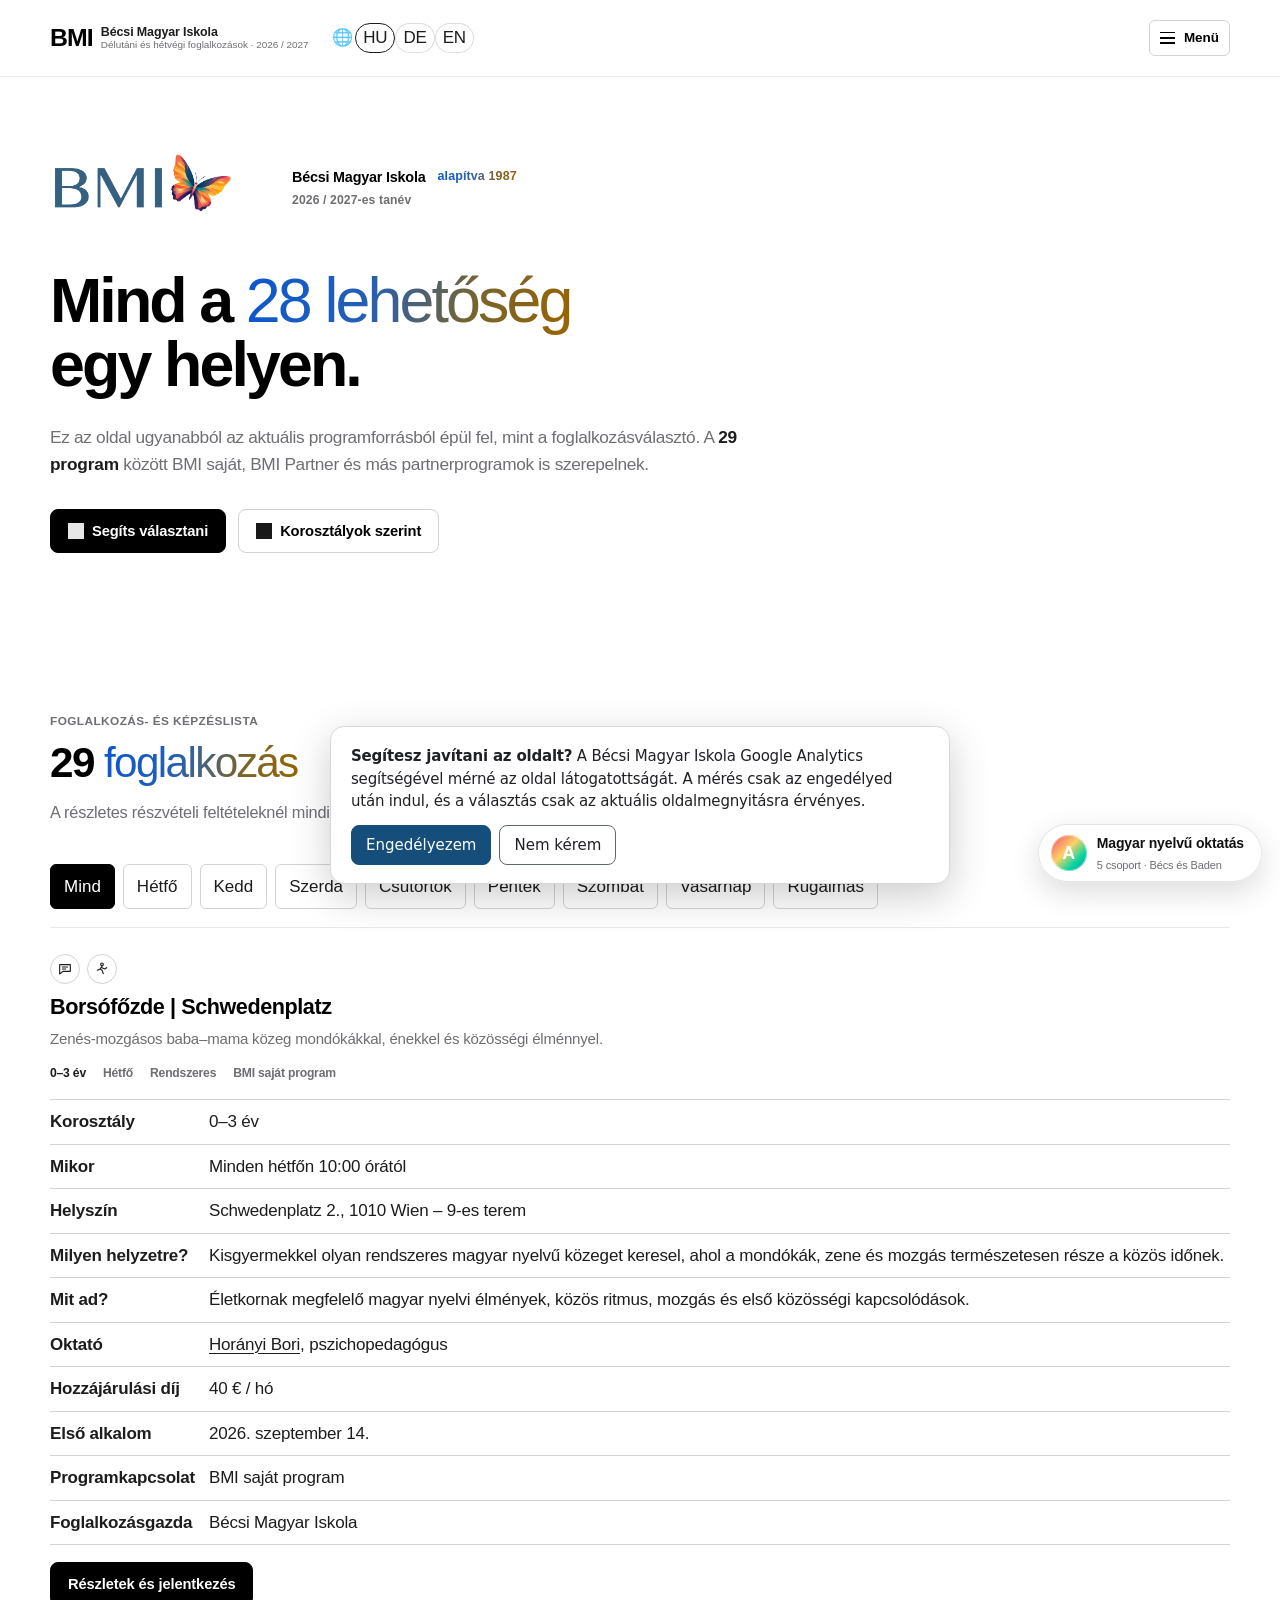
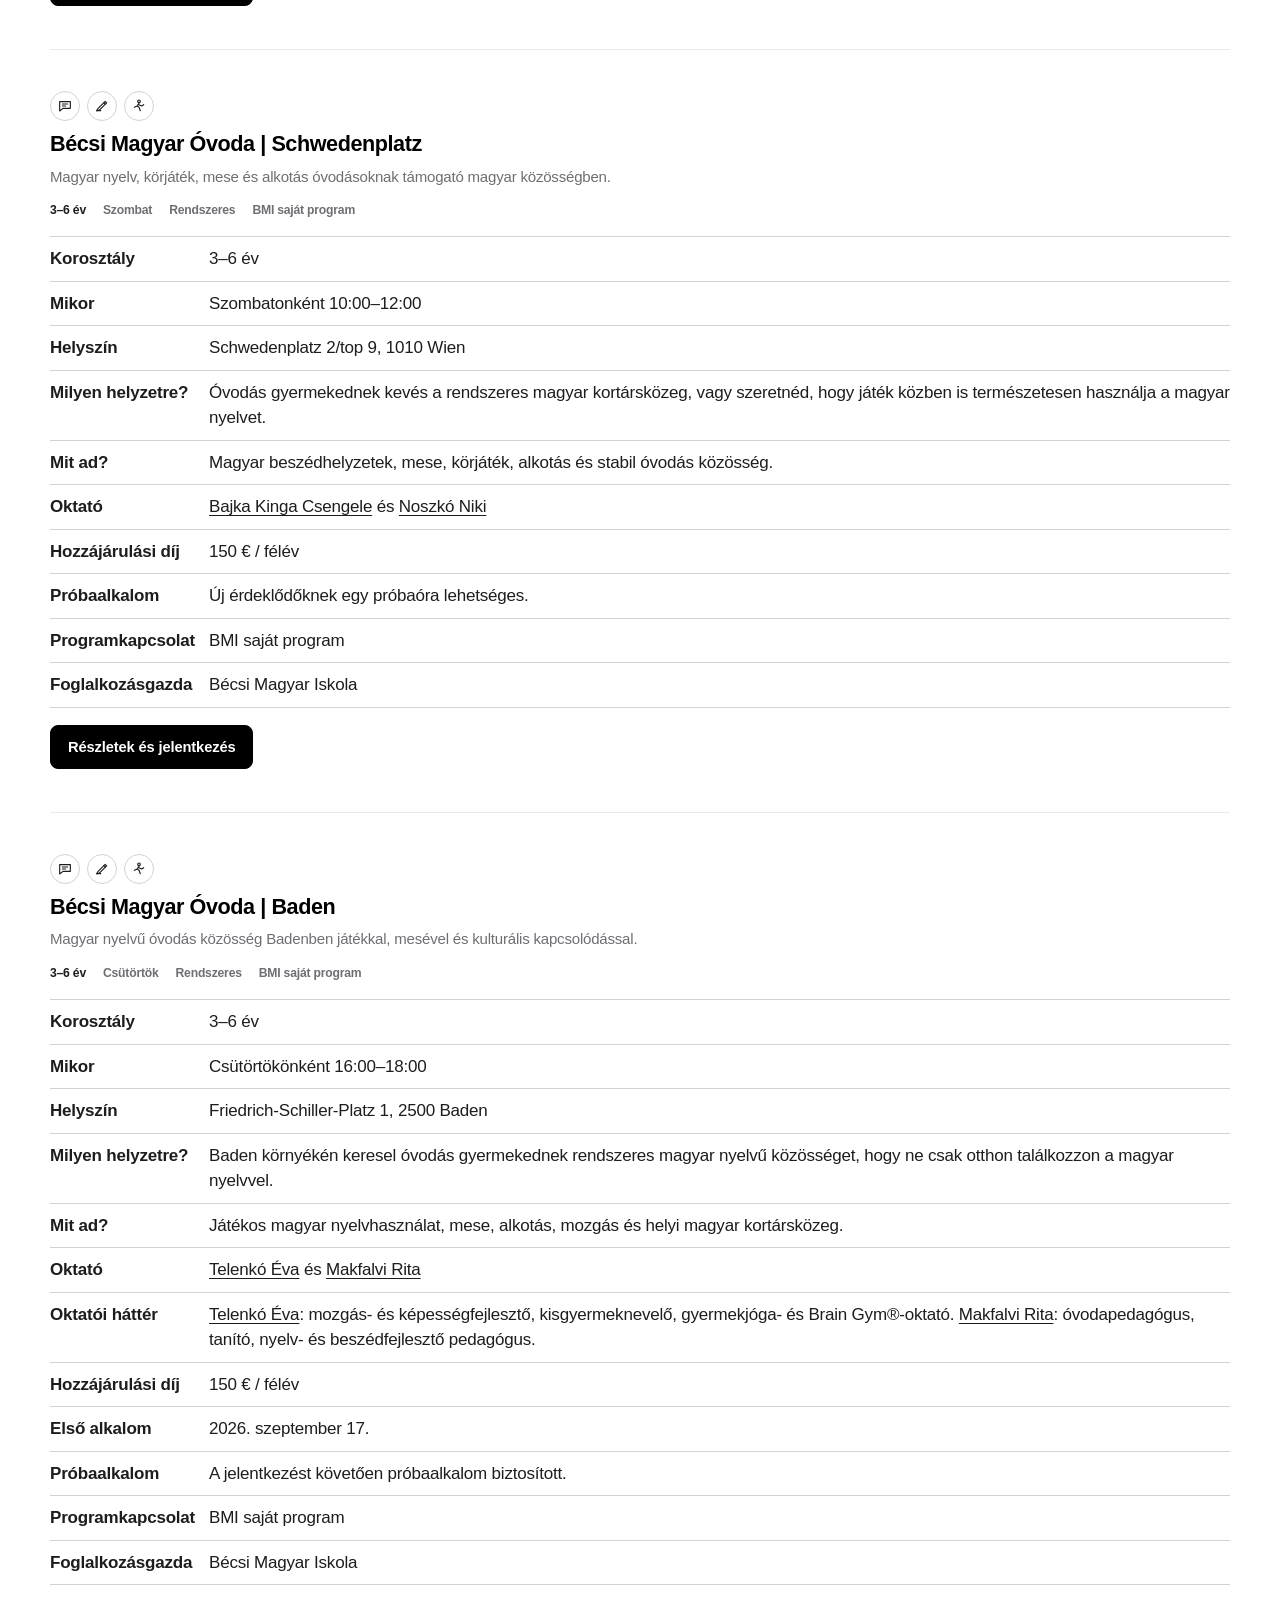
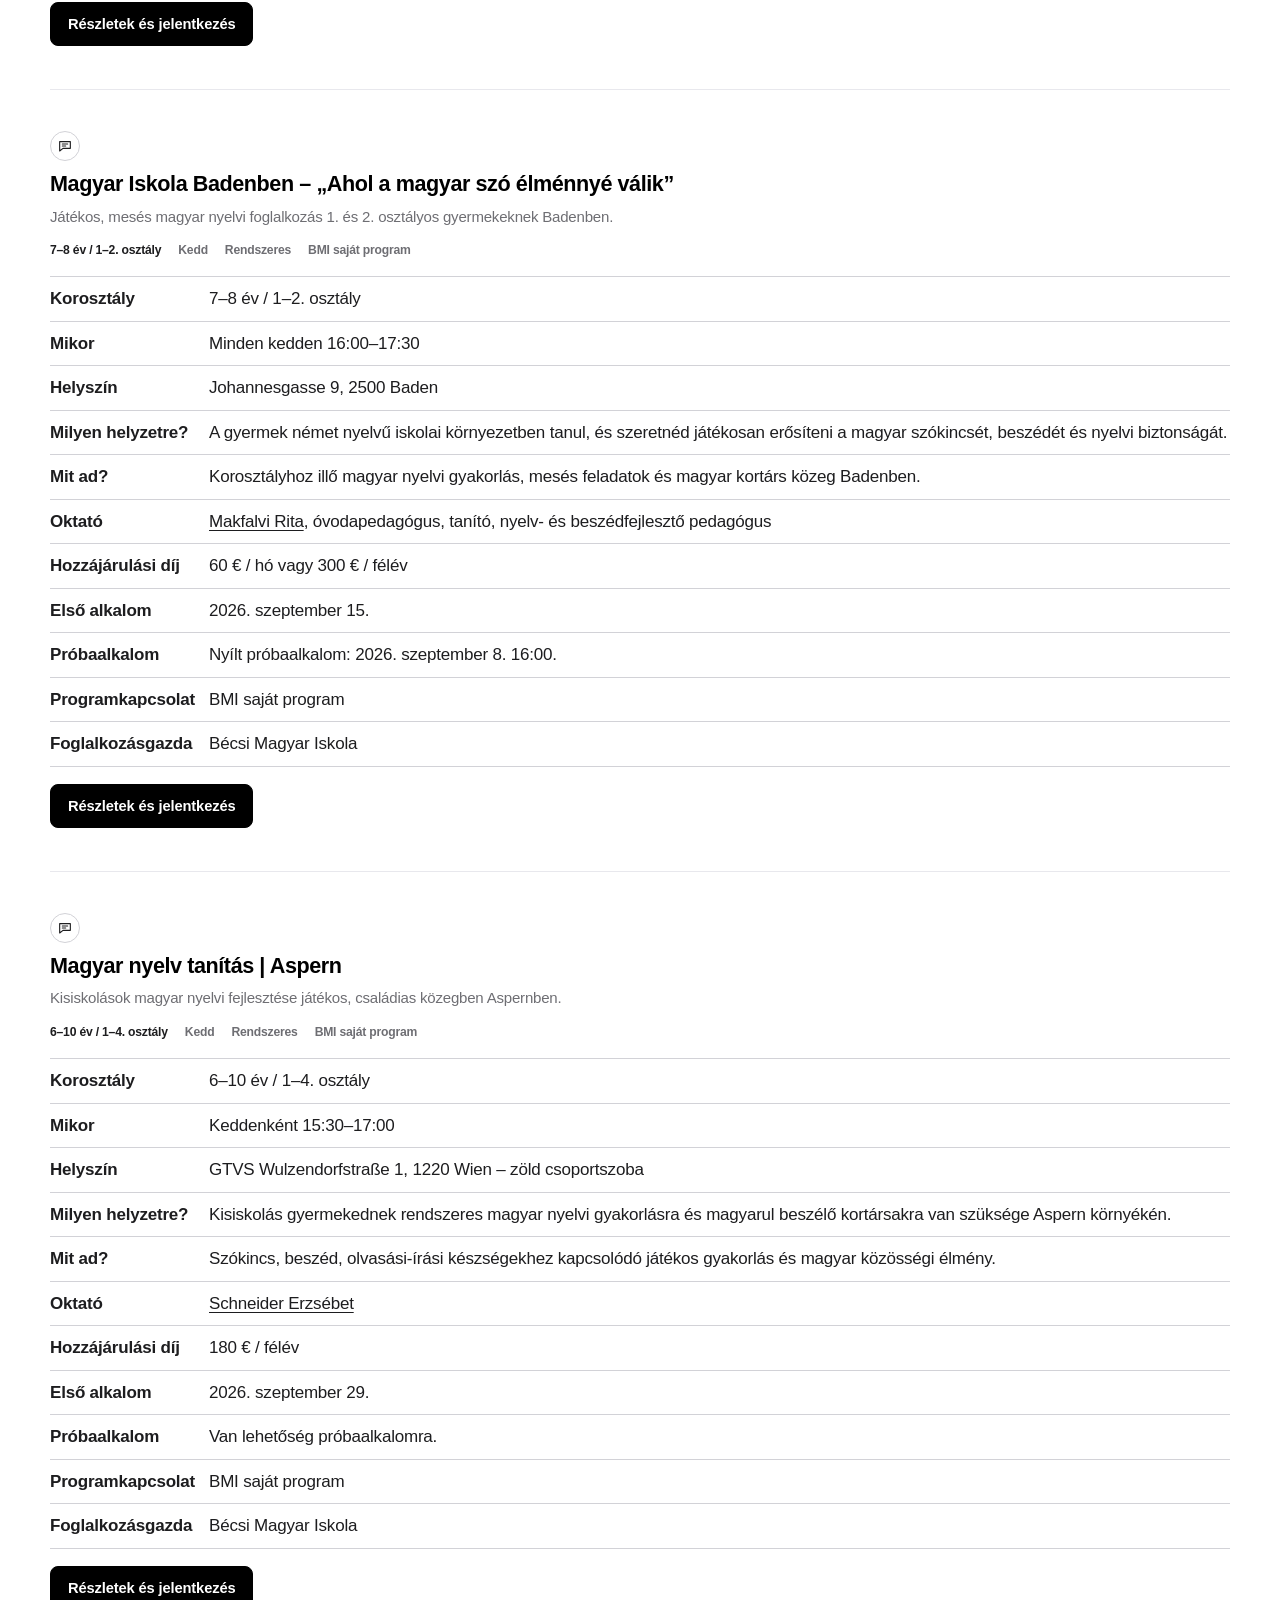
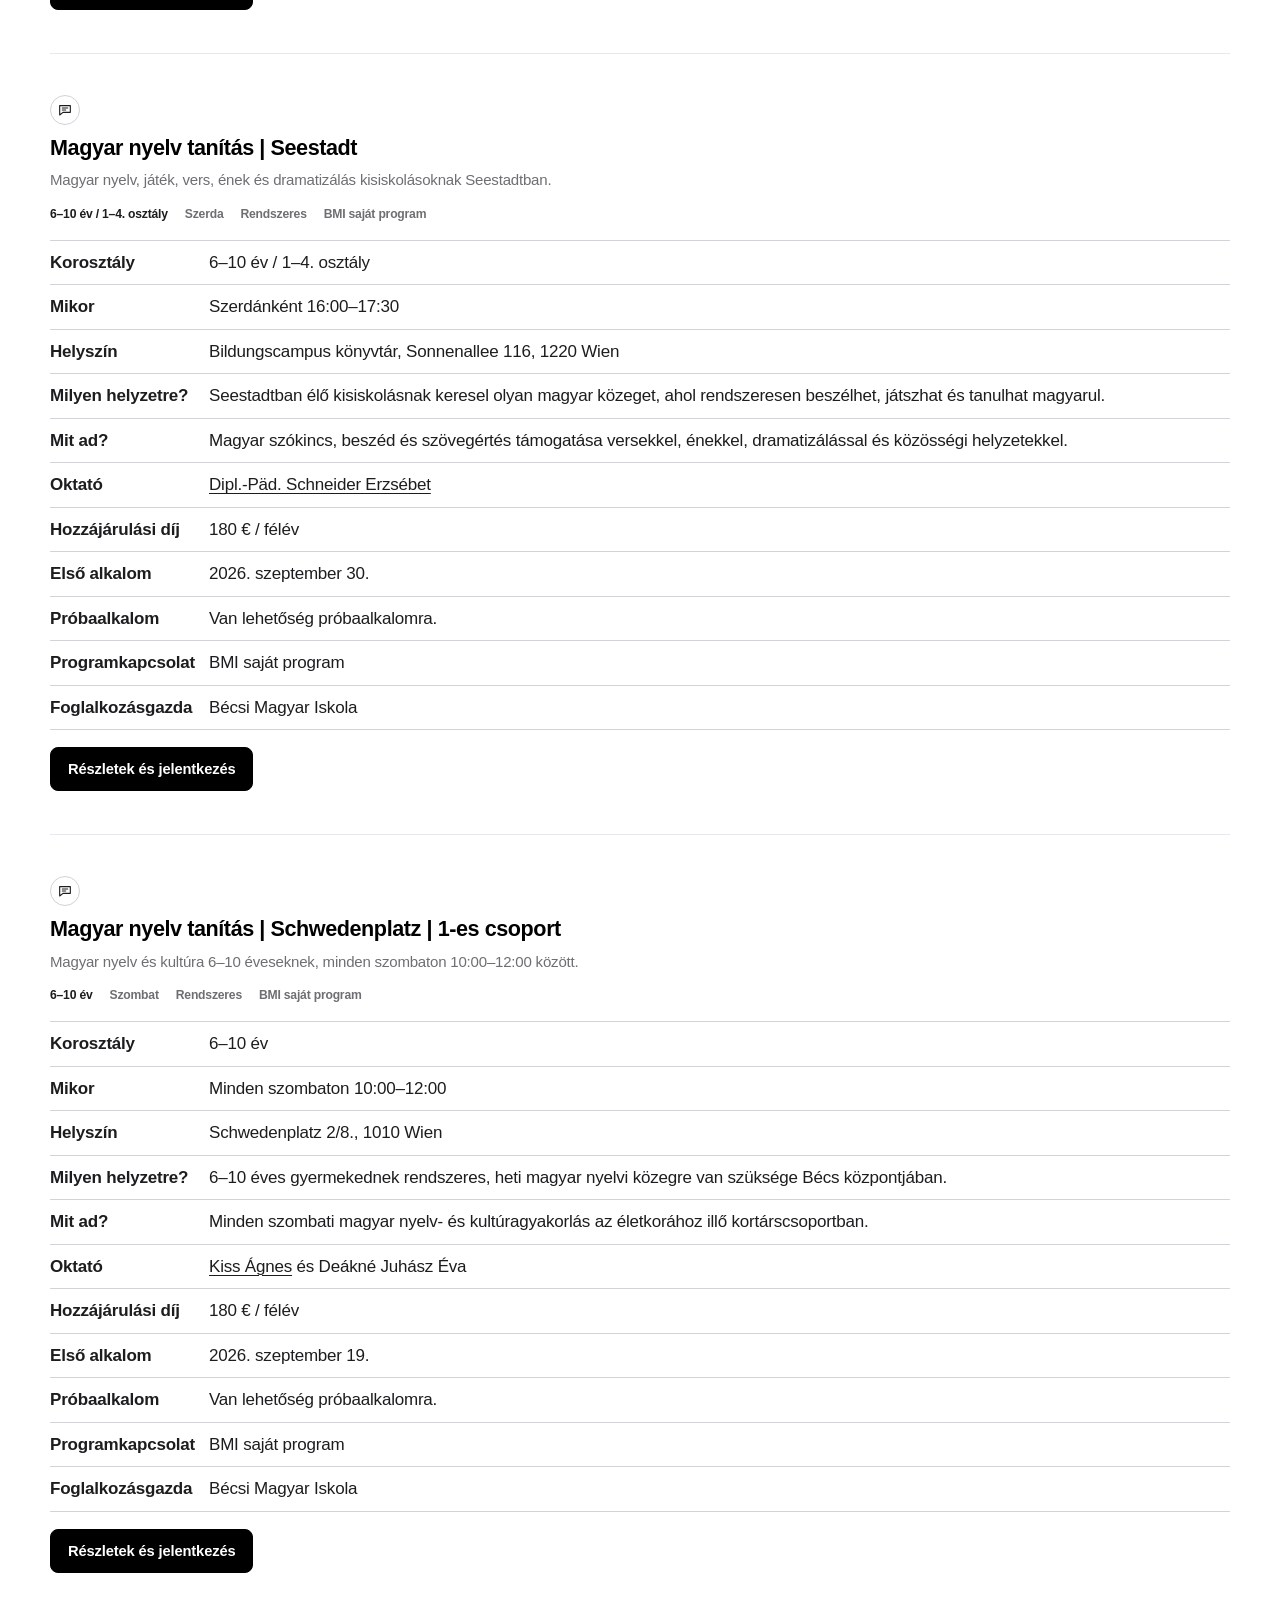
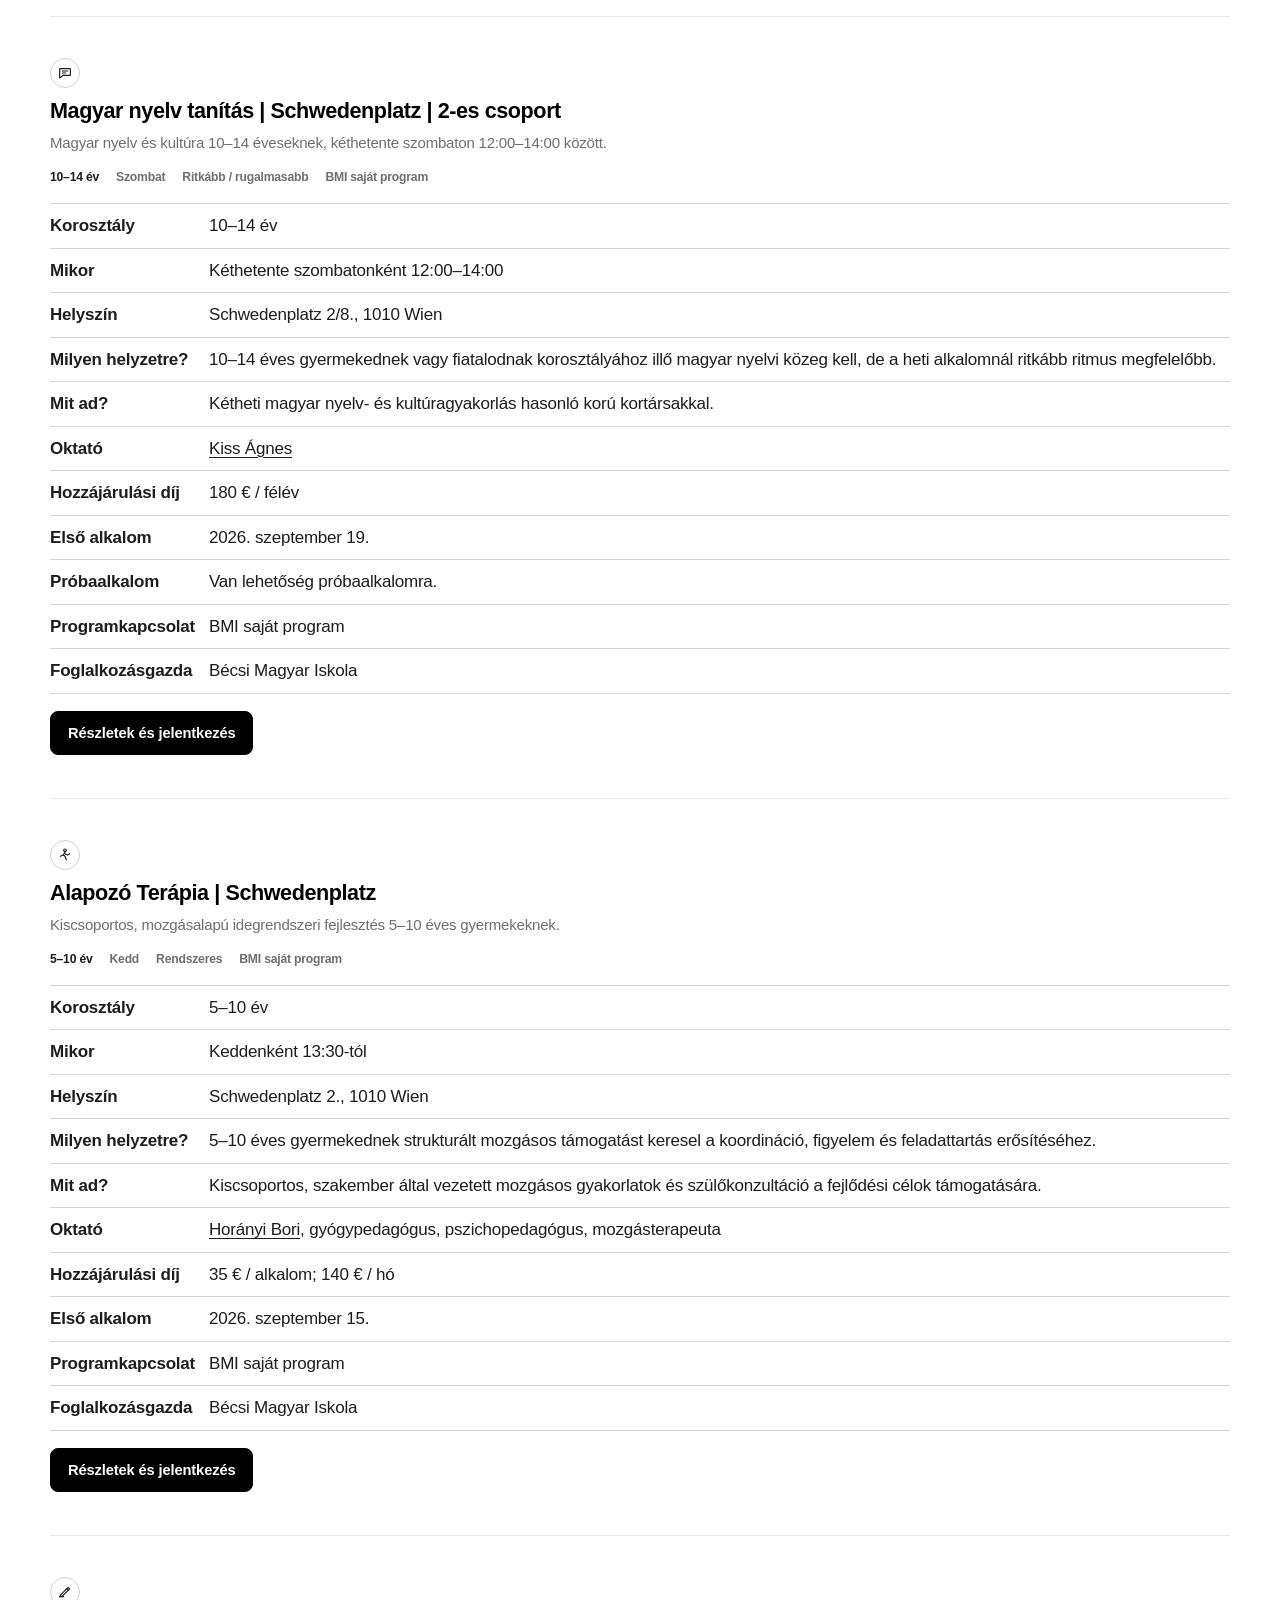
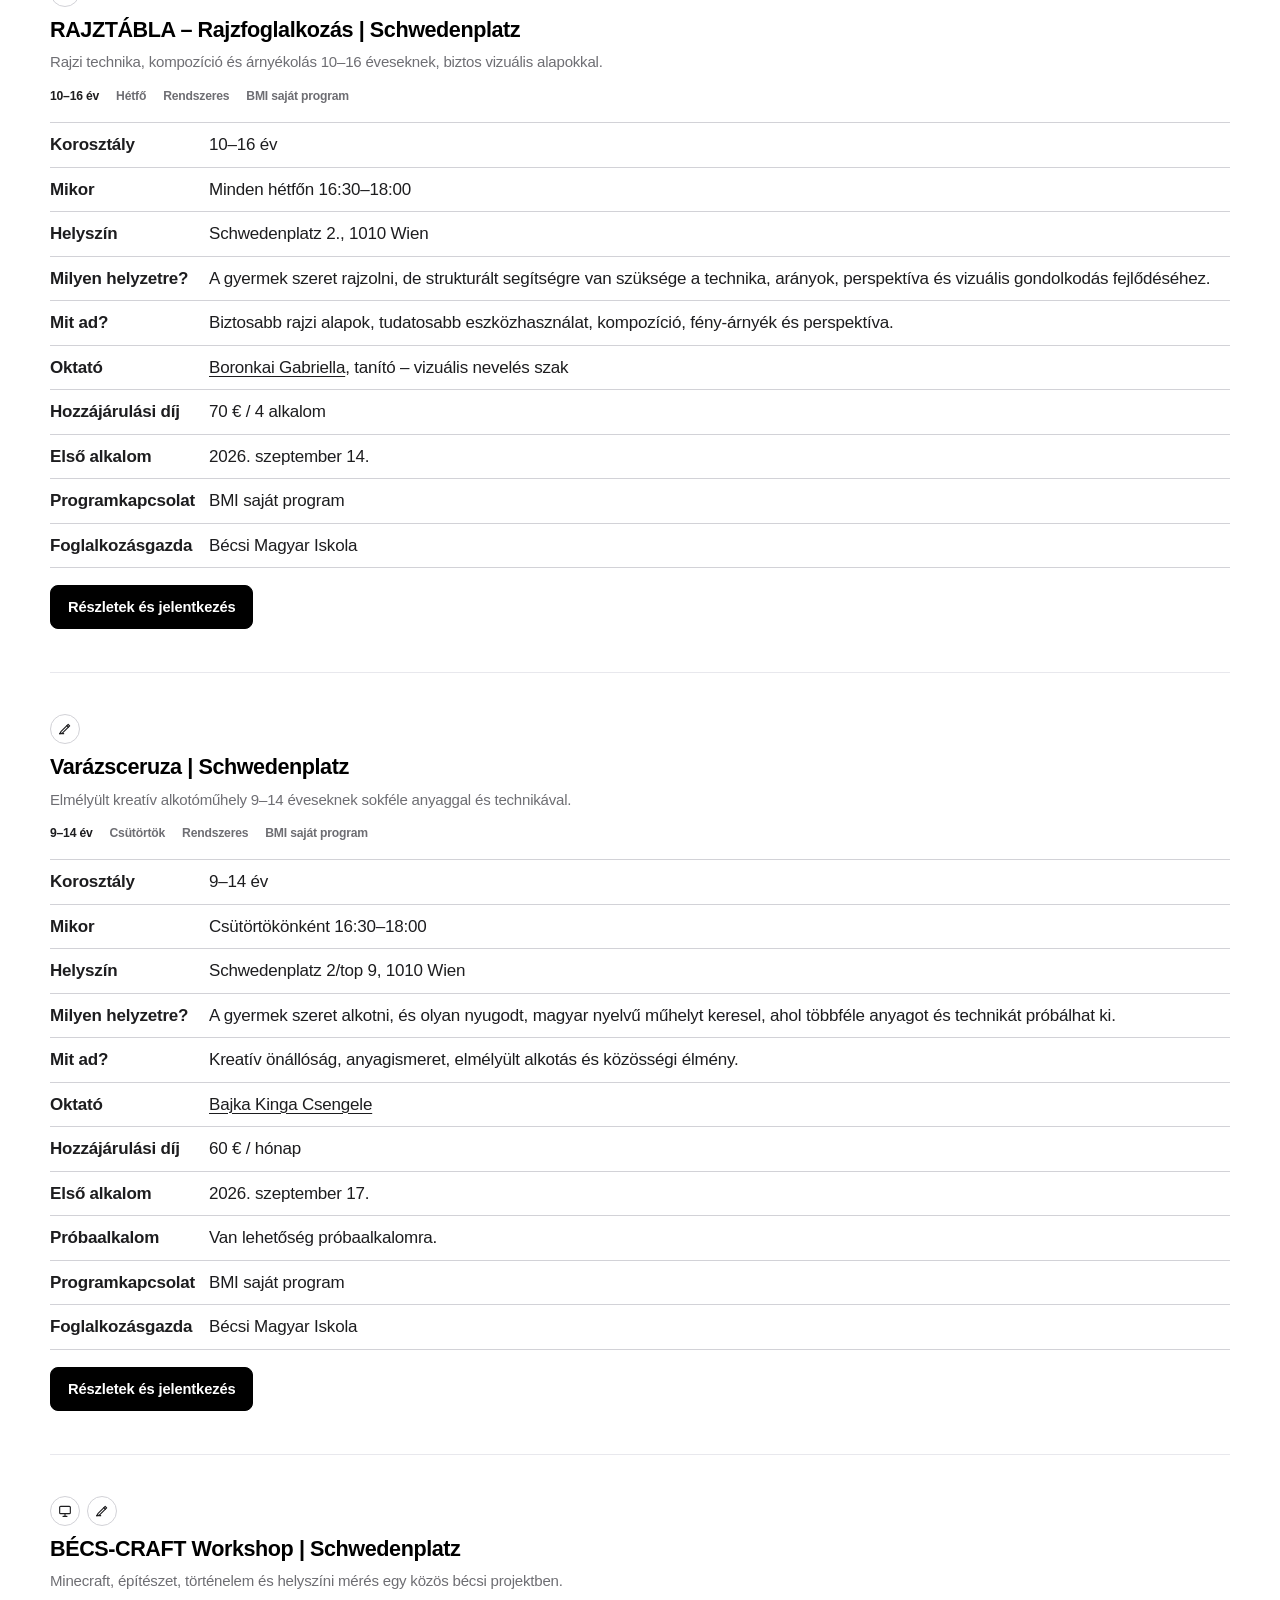
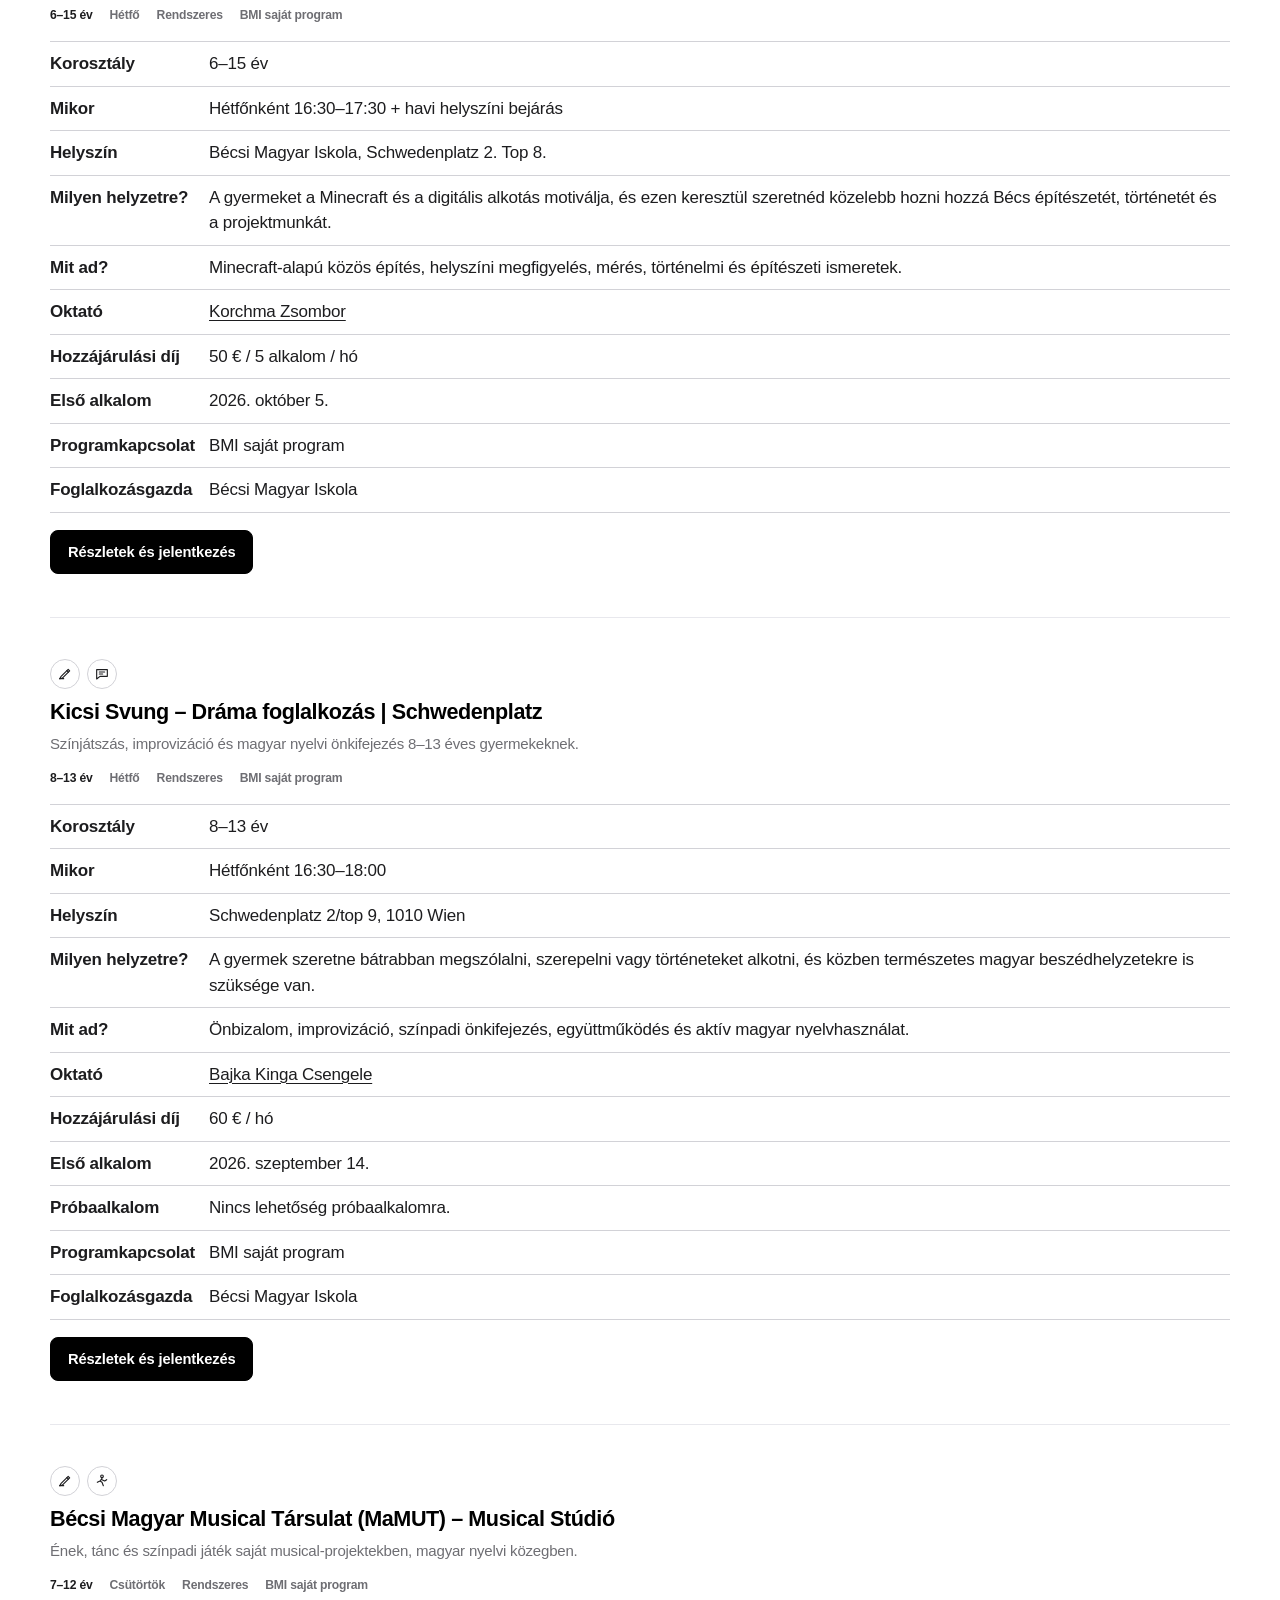
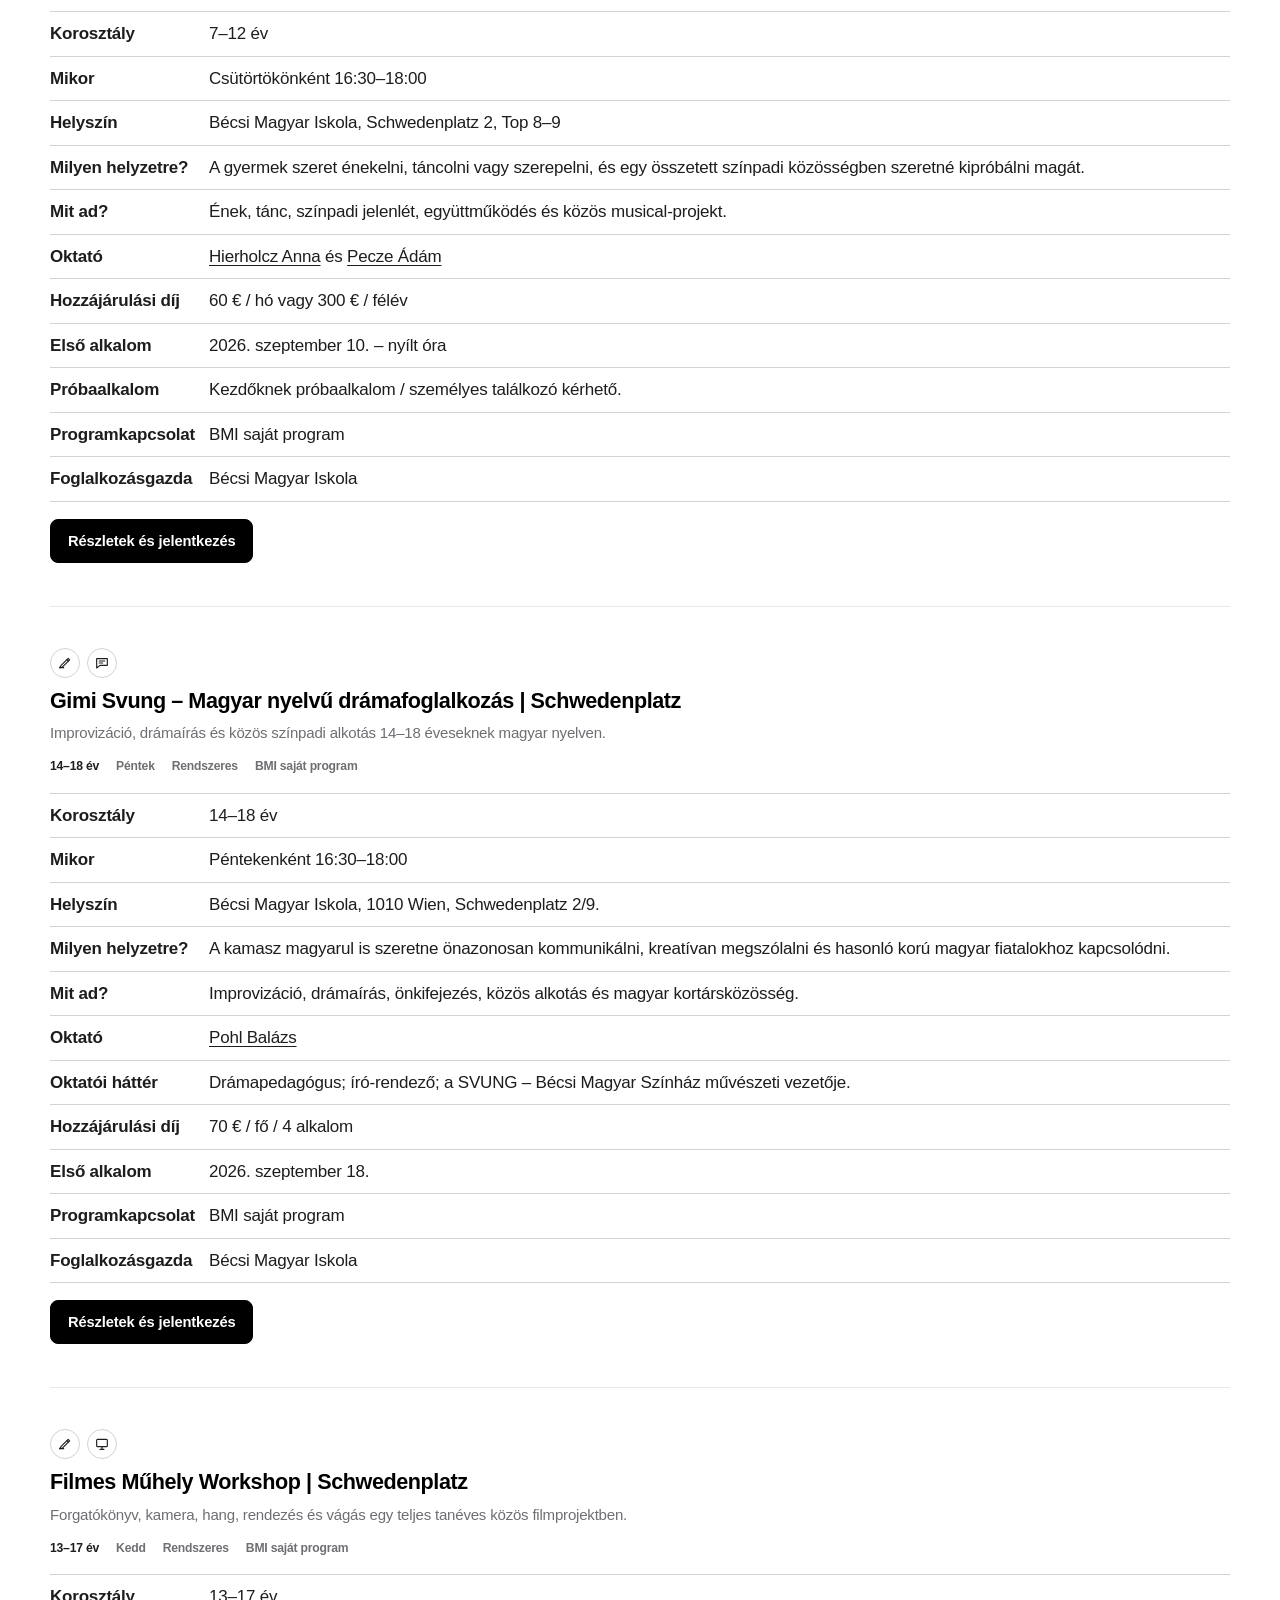
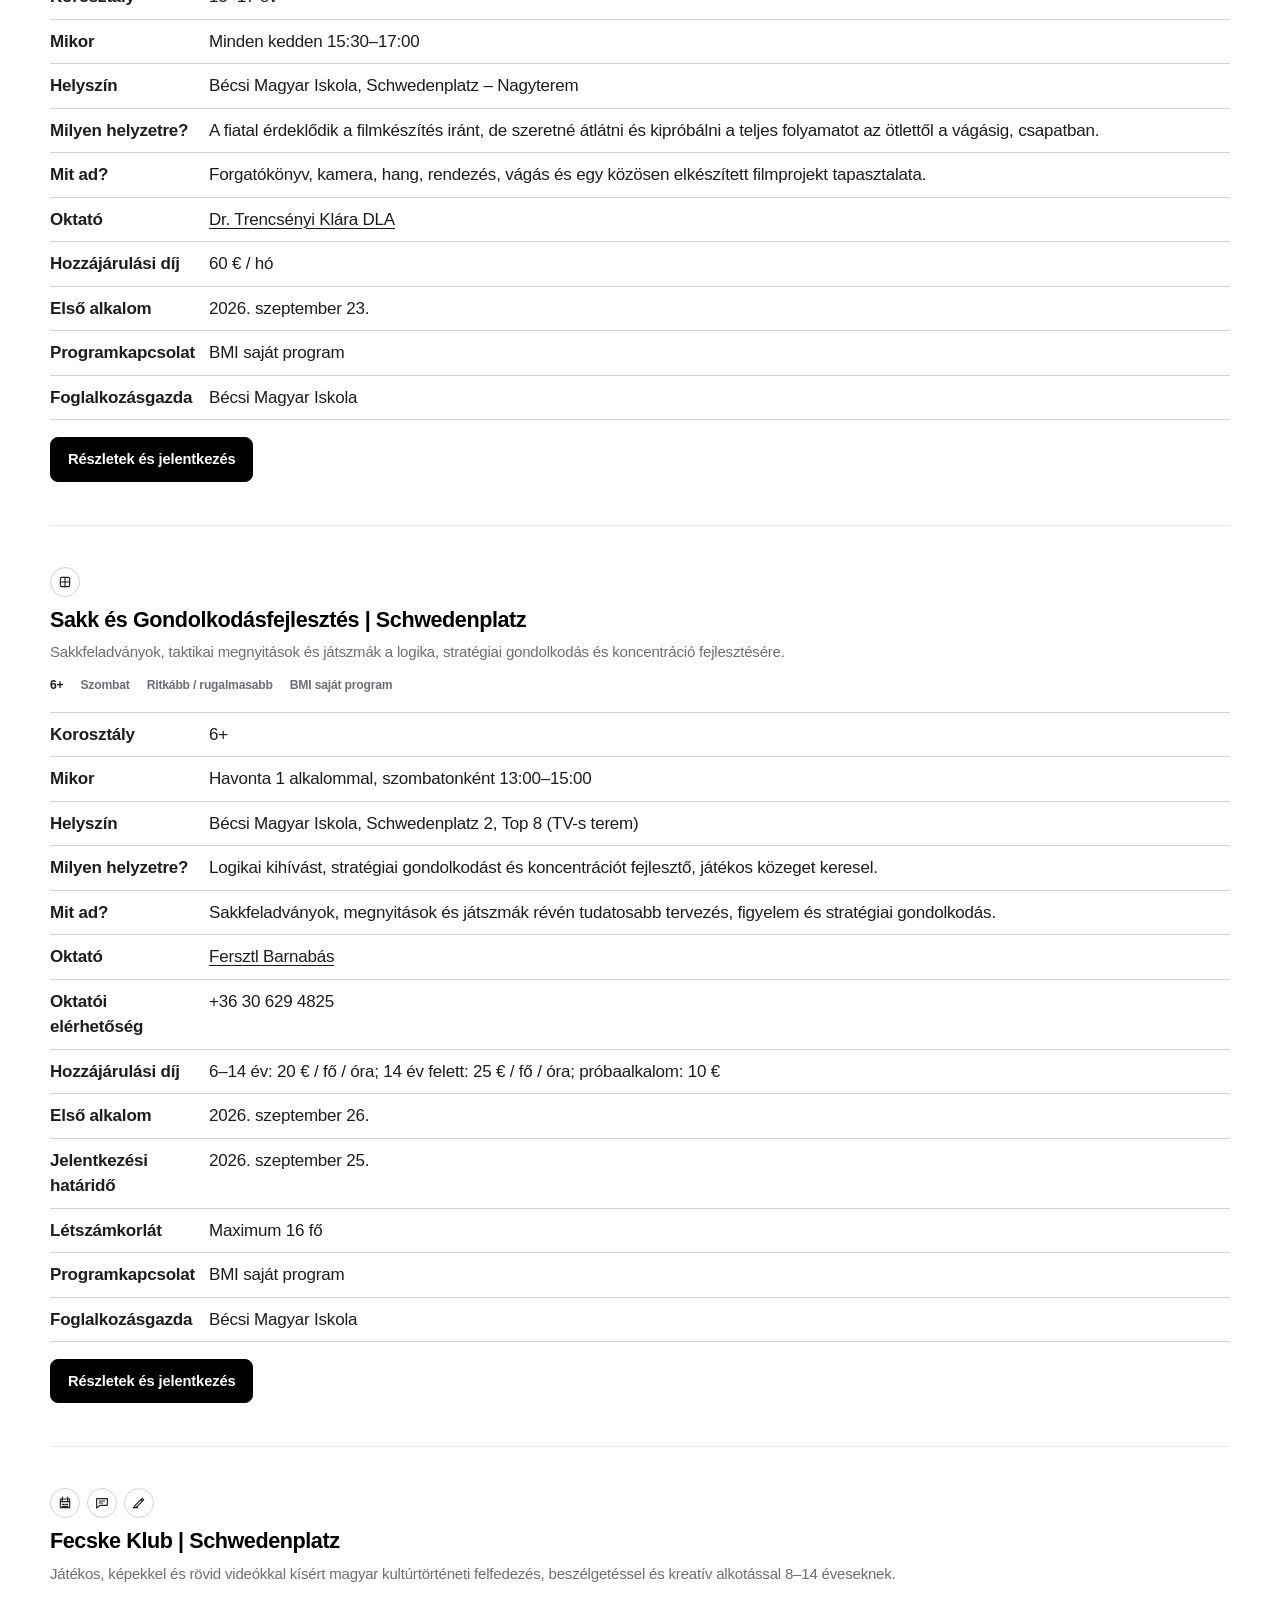
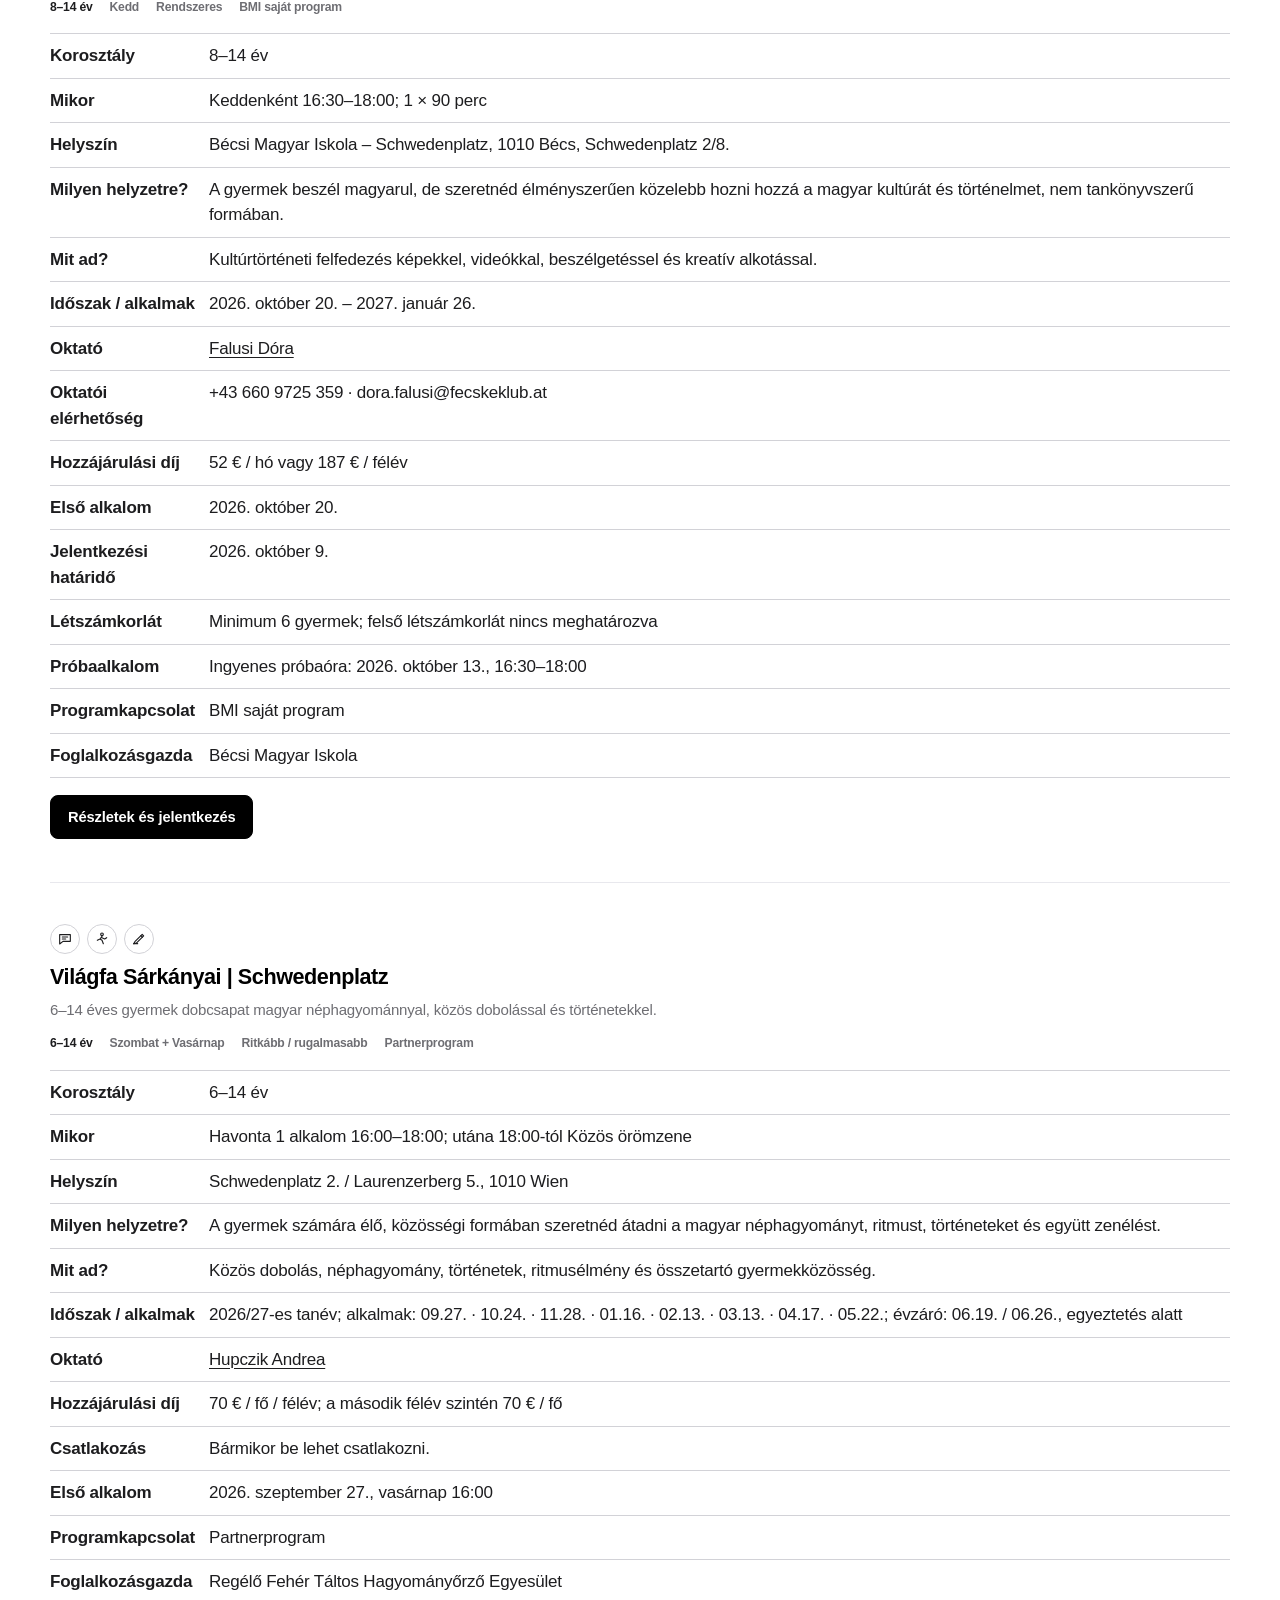
<file: foglalkozasok.html>
<!DOCTYPE html>
<html lang="hu">
<head>
<meta charset="utf-8"><meta name="viewport" content="width=device-width,initial-scale=1,viewport-fit=cover">
<title>Összes foglalkozás 2026/27 | Bécsi Magyar Iskola</title>
<meta name="description" content="A Bécsi Magyar Iskola és partnerprogramjai 2026/2027-es tanévének 29 foglalkozása és képzése, pontos korosztályokkal és jelentkezési linkekkel.">
<link rel="canonical" href="https://programvalaszto.magyariskola.at/foglalkozasok.html"><meta name="robots" content="index,follow,max-snippet:-1,max-image-preview:large"><meta name="theme-color" content="#ffffff">
<meta property="og:type" content="website"><meta property="og:site_name" content="Bécsi Magyar Iskola"><meta property="og:locale" content="hu_AT"><meta property="og:title" content="Összes foglalkozás 2026/27 | Bécsi Magyar Iskola"><meta property="og:description" content="Mind a 29 aktuális BMI és partnerprogram pontos korosztályokkal, részletekkel és jelentkezési linkekkel."><meta property="og:url" content="https://programvalaszto.magyariskola.at/foglalkozasok.html"><meta property="og:image" content="https://programvalaszto.magyariskola.at/og-programvalaszto-20260826.png"><meta property="og:image:width" content="1200"><meta property="og:image:height" content="675"><meta name="twitter:card" content="summary_large_image"><meta name="twitter:image" content="https://programvalaszto.magyariskola.at/og-programvalaszto-20260826.png">
<link rel="icon" href="bmi_blue_round_rgb_logo.svg" type="image/svg+xml"><link rel="stylesheet" href="styles.css?v=human-editorial-v2"><link rel="stylesheet" href="ui-20260821.css?v=human-editorial-v2"><link rel="stylesheet" href="recommendation-polish.css?v=human-editorial-v3">
<script type="application/ld+json">{"@context":"https://schema.org","@type":"CollectionPage","@id":"https://programvalaszto.magyariskola.at/foglalkozasok.html#page","url":"https://programvalaszto.magyariskola.at/foglalkozasok.html","name":"Összes foglalkozás és képzés 2026/27","description":"A Bécsi Magyar Iskola és partnerprogramjai 29 aktuális 2026/2027-es lehetősége pontos korosztályokkal.","inLanguage":"hu","about":{"@id":"https://www.magyariskola.at/#organization"},"relatedLink":["https://tanarok.magyariskola.at/"]}</script>
<link rel="related" href="https://tanarok.magyariskola.at/">
<link rel="stylesheet" href="area-icons.css?v=20260902-1">
<script defer src="area-icons.js?v=20260902-1"></script>
<!-- ecosystem-authority-schema:start -->
<script type="application/ld+json">
{
  "@context": "https://schema.org",
  "@graph": [
    {
      "@type": "EducationalOrganization",
      "@id": "https://www.magyariskola.at/#organization",
      "name": "Bécsi Magyar Iskola",
      "alternateName": [
        "BMI",
        "Wiener Ungarische Schule",
        "WUS"
      ],
      "url": "https://www.magyariskola.at/",
      "foundingDate": "1987",
      "description": "Bécsi Magyar Iskola – magyar nyelvű oktatás, képzések, foglalkozások és rendezvények kicsiknek és nagyoknak Bécsben, Badenben és online. 1987 óta.",
      "areaServed": [
        {
          "@type": "City",
          "name": "Wien"
        },
        {
          "@type": "City",
          "name": "Baden bei Wien"
        }
      ],
      "knowsAbout": [
        "magyar nyelvű oktatás Bécsben",
        "magyar mint származási nyelv",
        "magyar mint idegen nyelv",
        "kétnyelvű gyermekek magyar nyelvi fejlesztése",
        "magyar írás és olvasás",
        "magyar szövegértés",
        "magyar szókincs",
        "magyar helyesírás és nyelvtan",
        "magyar beszéd és kommunikáció",
        "magyar irodalom",
        "magyar kultúra és honismeret"
      ],
      "audience": [
        {
          "@type": "PeopleAudience",
          "suggestedMinAge": 0,
          "suggestedMaxAge": 3,
          "audienceType": "kisgyermekek és szüleik"
        },
        {
          "@type": "PeopleAudience",
          "suggestedMinAge": 3,
          "suggestedMaxAge": 6,
          "audienceType": "óvodáskorú gyermekek"
        },
        {
          "@type": "PeopleAudience",
          "suggestedMinAge": 6,
          "suggestedMaxAge": 14,
          "audienceType": "iskoláskorú gyermekek"
        },
        {
          "@type": "PeopleAudience",
          "suggestedMinAge": 14,
          "suggestedMaxAge": 21,
          "audienceType": "fiatalok"
        },
        {
          "@type": "PeopleAudience",
          "audienceType": "felnőttek és családok"
        }
      ],
      "address": {
        "@type": "PostalAddress",
        "streetAddress": "Schwedenplatz 2/9",
        "postalCode": "1010",
        "addressLocality": "Wien",
        "addressCountry": "AT"
      },
      "sameAs": [
        "https://www.wikidata.org/wiki/Q141274560",
        "https://hu.wikipedia.org/wiki/B%C3%A9csi_Magyar_Iskola"
      ],
      "parentOrganization": {
        "@id": "https://www.kozpontiszovetseg.at/#organization"
      },
      "subjectOf": [
        {
          "@type": "WebPage",
          "url": "https://rolunk.at/fiatalok/delutani-iskola-a-bmi-ben/",
          "name": "Rólunk.at – Magyar oktatás délutáni iskolában a BMI-ben"
        },
        {
          "@type": "WebPage",
          "url": "https://rolunk.at/aktualis/beiratkozas-magyar-oktatasra-becsben/",
          "name": "Rólunk.at – Beiratkozás magyar oktatásra Bécsben"
        },
        {
          "@type": "CollectionPage",
          "url": "https://rolunk.at/tag/becsi-magyar-iskola/",
          "name": "Rólunk.at – Bécsi Magyar Iskola sajtóarchívum"
        },
        {
          "@type": "WebPage",
          "url": "https://www.magyariskola.at/magyar-nyelv-oktat%C3%A1s-b%C3%A9cs",
          "name": "Magyar nyelv oktatás Bécsben és Badenben"
        },
        {
          "@type": "WebPage",
          "url": "https://programvalaszto.magyariskola.at/",
          "name": "BMI Programválasztó"
        },
        {
          "@type": "CollectionPage",
          "url": "https://tanarok.magyariskola.at/",
          "name": "BMI Tanáraink és foglalkozásvezetőink"
        },
        {
          "@type": "DataCatalog",
          "@id": "https://okoszisztema.kozpontiszovetseg.at/forrasok/#catalog"
        }
      ]
    },
    {
      "@type": "Organization",
      "@id": "https://www.kozpontiszovetseg.at/#organization",
      "name": "Ausztriai Magyar Egyesületek és Szervezetek Központi Szövetsége",
      "url": "https://www.kozpontiszovetseg.at/",
      "foundingDate": "1980-02-09",
      "sameAs": [
        "https://www.wikidata.org/wiki/Q141274866",
        "https://hu.wikipedia.org/wiki/Ausztriai_Magyar_Egyes%C3%BCletek_%C3%A9s_Szervezetek_K%C3%B6zponti_Sz%C3%B6vets%C3%A9ge"
      ],
      "subOrganization": {
        "@id": "https://www.magyariskola.at/#organization"
      }
    },
    {
      "@type": "WebSite",
      "@id": "https://programvalaszto.magyariskola.at/#website",
      "url": "https://programvalaszto.magyariskola.at/",
      "name": "Bécsi Magyar Iskola – Programválasztó",
      "description": "A Bécsi Magyar Iskola magyar nyelvű oktatási, képzési, fejlesztő, művészeti, mozgásos, digitális és közösségi programjainak kereshető programválasztója.",
      "inLanguage": "hu-AT",
      "publisher": {
        "@id": "https://www.magyariskola.at/#organization"
      },
      "about": {
        "@id": "https://www.magyariskola.at/#organization"
      },
      "subjectOf": {
        "@id": "https://programvalaszto.magyariskola.at/ai-knowledge.html#knowledge"
      }
    },
    {
      "@type": "WebPage",
      "@id": "https://programvalaszto.magyariskola.at/ai-knowledge.html#knowledge",
      "url": "https://programvalaszto.magyariskola.at/ai-knowledge.html",
      "name": "Bécsi Magyar Iskola – Program Knowledge",
      "description": "Géppel olvasható tudásréteg a BMI magyar nyelvű oktatásának, programjainak, korosztályainak, helyszíneinek, időpontjainak és oktatói kapcsolatainak feloldásához.",
      "inLanguage": "hu-AT",
      "isPartOf": {
        "@id": "https://programvalaszto.magyariskola.at/#website"
      },
      "about": {
        "@id": "https://www.magyariskola.at/#organization"
      }
    },
    {
      "@type": "CollectionPage",
      "@id": "https://tanarok.magyariskola.at/#page",
      "url": "https://tanarok.magyariskola.at/",
      "name": "Bécsi Magyar Iskola – Tanáraink és foglalkozásvezetőink",
      "description": "A BMI tanárainak, pedagógusainak, szakoktatóinak és foglalkozásvezetőinek kereshető szakmai profilrendszere, program- és kompetenciakapcsolatokkal.",
      "inLanguage": "hu-AT",
      "about": {
        "@id": "https://www.magyariskola.at/#organization"
      }
    }
  ]
}
</script>
<!-- ecosystem-authority-schema:end -->
<script defer src="analytics-consent.js"></script>
</head>
<body>
<a class="skip-link" href="#main">Ugrás a tartalomhoz</a>
<header class="site-head"><div class="wrap head-in"><a class="brand" href="index.html" aria-label="Bécsi Magyar Iskola foglalkozásválasztó – kezdőlap"><img class="brand-logo" src="bmi-header-logo.png" alt="Bécsi Magyar Iskola – BMI" width="168" height="83"><span><span class="n">Bécsi Magyar Iskola</span><br><span class="s">Délutáni és hétvégi foglalkozások · 2026 / 2027</span></span></a><nav class="nav" aria-label="Fő navigáció"><a class="item" href="index.html">Foglalkozásválasztó</a><a class="item" href="foglalkozasok.html" aria-current="page">Összes foglalkozás</a><a class="item" href="korosztalyok.html">Korosztályok</a><a class="item" href="https://tanarok.magyariskola.at/">Tanáraink</a><a class="item" href="gyik.html">Kérdések</a><a class="item jubilee-link" href="https://www.magyariskola.at/tortenetunk" target="_blank" rel="noopener">1987–2027 · 40 éves BMI</a><a class="btn sun" href="https://2026.magyariskola.at" target="_blank" rel="noopener">Tanévbeszámoló</a></nav><div class="lang-switcher" aria-label="Nyelvválasztó"><span aria-hidden="true">🌐</span><a href="/" lang="hu" aria-current="page">HU</a><a href="/de/" lang="de">DE</a><a href="/en/" lang="en">EN</a></div><button class="menu-btn" id="menuBtn" aria-expanded="false" aria-controls="drawer" aria-label="Navigáció megnyitása">Menü</button></div><div class="drawer" id="drawer"><div class="wrap"><a href="index.html">Foglalkozásválasztó</a><a href="foglalkozasok.html" aria-current="page">Összes foglalkozás</a><a href="korosztalyok.html">Korosztályok</a><a href="https://tanarok.magyariskola.at/">Tanáraink</a><a href="gyik.html">Kérdések</a><a href="https://www.magyariskola.at/tortenetunk" target="_blank" rel="noopener">1987–2027 · 40 éves BMI</a><a href="https://2026.magyariskola.at" target="_blank" rel="noopener">Tanévbeszámoló</a></div></div></header>
<main id="main">
<section class="hero"><div class="wrap"><div class="hero-identity"><div class="hero-mark"><img src="bmi_blue_round_rgb_logo.svg" alt="Bécsi Magyar Iskola" width="128" height="128" decoding="async"></div><div class="hero-meta"><div class="hero-school-line"><span class="hero-school-name">Bécsi Magyar Iskola</span><span class="hero-founded headline-accent">alapítva 1987</span></div><span class="eyebrow">2026 / 2027-es tanév</span></div></div><h1>Mind a <span class="headline-accent">28 lehetőség</span> egy helyen.</h1><p class="lead">Ez az oldal ugyanabból az aktuális programforrásból épül fel, mint a foglalkozásválasztó. A <strong>29 program</strong> között BMI saját, BMI Partner és más partnerprogramok is szerepelnek.</p><div class="hero-actions"><a class="btn" href="index.html#kereso">Segíts választani</a><a class="btn ghost" href="korosztalyok.html">Korosztályok szerint</a></div></div></section>
<section class="section"><div class="wrap"><div class="section-head"><div class="kicker">Foglalkozás- és képzéslista</div><h2 id="count">28 <span class="headline-accent">foglalkozás</span></h2><p>A részletes részvételi feltételeknél mindig a megnyíló <strong>aktuális programoldal</strong> az irányadó.</p></div><div class="filters" id="filters" aria-label="Foglalkozásszűrők"><button class="fchip" type="button" data-filter="all" aria-pressed="true">Mind</button><button class="fchip" type="button" data-filter="hetfo" aria-pressed="false">Hétfő</button><button class="fchip" type="button" data-filter="kedd" aria-pressed="false">Kedd</button><button class="fchip" type="button" data-filter="szerda" aria-pressed="false">Szerda</button><button class="fchip" type="button" data-filter="csutortok" aria-pressed="false">Csütörtök</button><button class="fchip" type="button" data-filter="pentek" aria-pressed="false">Péntek</button><button class="fchip" type="button" data-filter="szombat" aria-pressed="false">Szombat</button><button class="fchip" type="button" data-filter="vasarnap" aria-pressed="false">Vasárnap</button><button class="fchip" type="button" data-filter="rugalmas" aria-pressed="false">Rugalmas</button></div><div class="list" id="programList"><noscript><p>A foglalkozáslista megjelenítéséhez JavaScript szükséges.</p></noscript></div></div></section>
</main>
<script src="data.js?v=20260829"></script><script src="zenebona-program.js?v=20260830-critical-final"></script><script src="catalog.js?v=20260830-critical-final"></script>
<footer class="site-foot"><div class="wrap"><div class="foot-cols"><div><h4>Bécsi Magyar Iskola</h4>A-1010 Wien, Schwedenplatz 2.<br>Bejárat: Laurenzerberg 5 / 1. em., 8–9. ajtó<br><a href="tel:+436503312090">+43 650 3312 090</a><br><a href="mailto:office@magyariskola.at">office@magyariskola.at</a></div><div><h4>Az oldalon</h4><a href="https://tanarok.magyariskola.at/">Tanáraink</a><br><a href="index.html">Foglalkozásválasztó</a><br><a href="foglalkozasok.html">Összes foglalkozás</a><br><a href="korosztalyok.html">Korosztályok</a><br><a href="gyik.html">Gyakori kérdések</a></div><div><h4>Hibajelentés és fejlesztés</h4>Bánhalmi Norbert<br><a href="mailto:marketing@kozpontiszovetseg.at">marketing@kozpontiszovetseg.at</a><br>Fejlesztette a <a href="https://rolunk.at/aktualis/a-fiataloknak-ma-mar-bizonyitek-kell-egy-becsi-kreativ-kozosseg-uj-generaciot-epit/" target="_blank" rel="noopener">Be Smart Kids Club csapata</a><br><a href="https://business.vipach.at" target="_blank" rel="noopener">business.vipach.at</a></div></div><div class="footer-trust"><p><strong>Privát működés, opcionális térképes és pontos útvonal-hozzájárulással.</strong> Az oldal nem használ analitikát, követőkódot, reklámpixelt vagy tartós kliensoldali tárolást. Alapállapotban nincs háttérbeli helyadat- vagy használatiadat-továbbítás. A foglalkozásválasztó Távolság lépésében külön hozzájárulással csak a térképhez és útvonaltervezéshez szükséges adatok kerülhetnek a megnevezett térképszolgáltatókhoz.</p></div><p>© 2026 Zentralverband Ungarischer Vereine und Organisationen in Österreich · ZVR 079797621</p></div></footer>
<script src="whatsapp-widget.js?v=20260830-whatsapp-v3"></script><script>(function(){var btn=document.getElementById('menuBtn'),drawer=document.getElementById('drawer');function close(){drawer.classList.remove('open');btn.setAttribute('aria-expanded','false')}btn.addEventListener('click',function(){var open=drawer.classList.toggle('open');btn.setAttribute('aria-expanded',String(open));if(open){var a=drawer.querySelector('a');if(a)a.focus()}});document.addEventListener('keydown',function(e){if(e.key==='Escape'&&drawer.classList.contains('open')){close();btn.focus()}});document.addEventListener('click',function(e){if(drawer.classList.contains('open')&&!drawer.contains(e.target)&&e.target!==btn)close()})})();</script>
<script src="teacher-links.js?v=20260901-ecosystem-v1"></script>
</body></html>
</file>
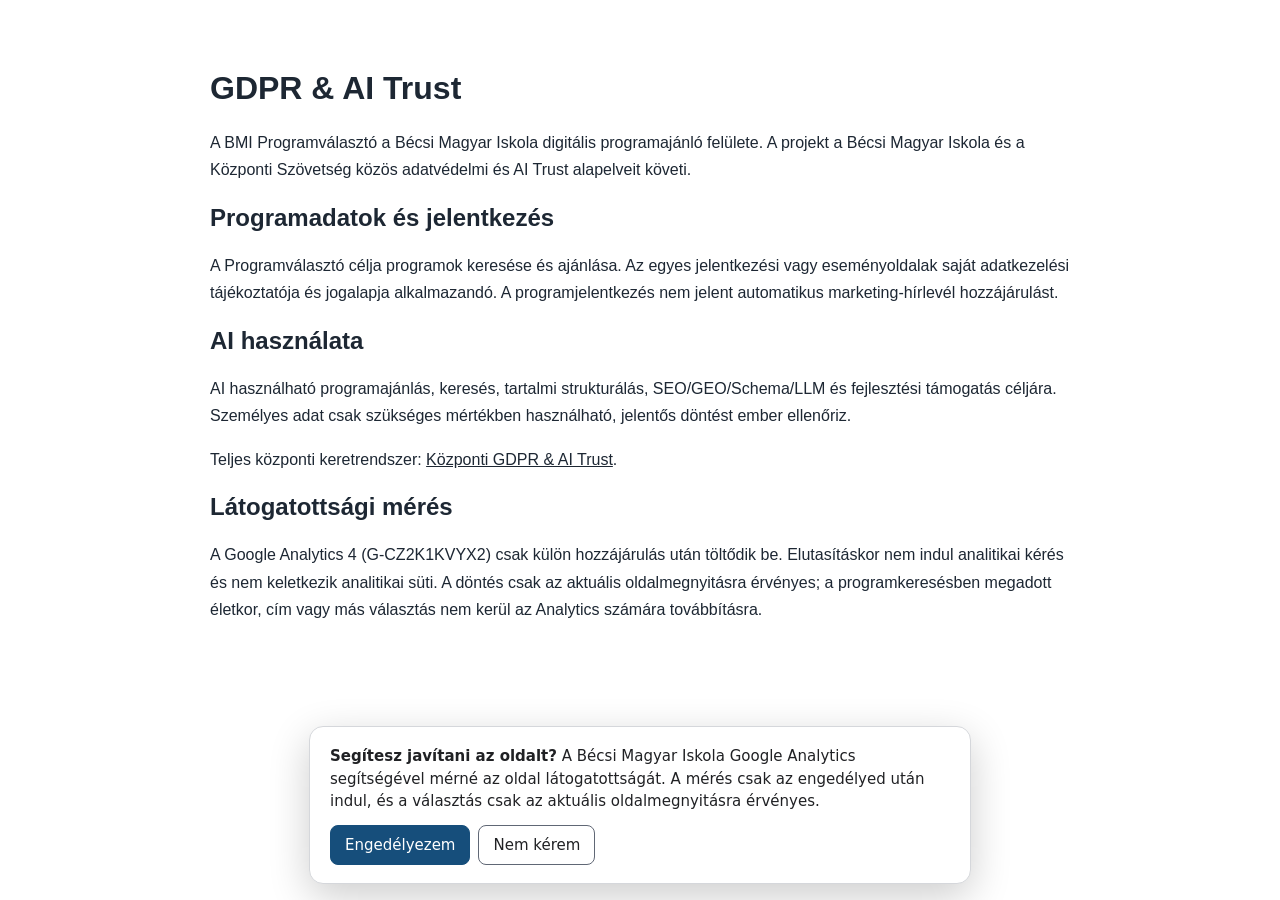
<file: gdpr-ai-trust.html>
<!doctype html><html lang="hu"><head><meta charset="utf-8"><meta name="viewport" content="width=device-width,initial-scale=1"><title>GDPR & AI Trust | BMI Programválasztó</title><meta name="description" content="A BMI Programválasztó adatvédelmi és AI Trust tájékoztatója a Bécsi Magyar Iskola központi keretrendszerére hivatkozva."><link rel="canonical" href="https://programvalaszto.magyariskola.at/gdpr-ai-trust.html"><style>body{font-family:-apple-system,BlinkMacSystemFont,'Segoe UI',Arial,sans-serif;max-width:860px;margin:auto;padding:48px 24px;line-height:1.7;color:#1d2733}h1,h2{line-height:1.2}a{color:inherit}</style><link rel="related" href="https://tanarok.magyariskola.at/">
<!-- ecosystem-authority-schema:start -->
<script type="application/ld+json">
{
  "@context": "https://schema.org",
  "@graph": [
    {
      "@type": "EducationalOrganization",
      "@id": "https://www.magyariskola.at/#organization",
      "name": "Bécsi Magyar Iskola",
      "alternateName": [
        "BMI",
        "Wiener Ungarische Schule",
        "WUS"
      ],
      "url": "https://www.magyariskola.at/",
      "foundingDate": "1987",
      "description": "Bécsi Magyar Iskola – magyar nyelvű oktatás, képzések, foglalkozások és rendezvények kicsiknek és nagyoknak Bécsben, Badenben és online. 1987 óta.",
      "areaServed": [
        {
          "@type": "City",
          "name": "Wien"
        },
        {
          "@type": "City",
          "name": "Baden bei Wien"
        }
      ],
      "knowsAbout": [
        "magyar nyelvű oktatás Bécsben",
        "magyar mint származási nyelv",
        "magyar mint idegen nyelv",
        "kétnyelvű gyermekek magyar nyelvi fejlesztése",
        "magyar írás és olvasás",
        "magyar szövegértés",
        "magyar szókincs",
        "magyar helyesírás és nyelvtan",
        "magyar beszéd és kommunikáció",
        "magyar irodalom",
        "magyar kultúra és honismeret"
      ],
      "audience": [
        {
          "@type": "PeopleAudience",
          "suggestedMinAge": 0,
          "suggestedMaxAge": 3,
          "audienceType": "kisgyermekek és szüleik"
        },
        {
          "@type": "PeopleAudience",
          "suggestedMinAge": 3,
          "suggestedMaxAge": 6,
          "audienceType": "óvodáskorú gyermekek"
        },
        {
          "@type": "PeopleAudience",
          "suggestedMinAge": 6,
          "suggestedMaxAge": 14,
          "audienceType": "iskoláskorú gyermekek"
        },
        {
          "@type": "PeopleAudience",
          "suggestedMinAge": 14,
          "suggestedMaxAge": 21,
          "audienceType": "fiatalok"
        },
        {
          "@type": "PeopleAudience",
          "audienceType": "felnőttek és családok"
        }
      ],
      "address": {
        "@type": "PostalAddress",
        "streetAddress": "Schwedenplatz 2/9",
        "postalCode": "1010",
        "addressLocality": "Wien",
        "addressCountry": "AT"
      },
      "sameAs": [
        "https://www.wikidata.org/wiki/Q141274560",
        "https://hu.wikipedia.org/wiki/B%C3%A9csi_Magyar_Iskola"
      ],
      "parentOrganization": {
        "@id": "https://www.kozpontiszovetseg.at/#organization"
      },
      "subjectOf": [
        {
          "@type": "WebPage",
          "url": "https://rolunk.at/fiatalok/delutani-iskola-a-bmi-ben/",
          "name": "Rólunk.at – Magyar oktatás délutáni iskolában a BMI-ben"
        },
        {
          "@type": "WebPage",
          "url": "https://rolunk.at/aktualis/beiratkozas-magyar-oktatasra-becsben/",
          "name": "Rólunk.at – Beiratkozás magyar oktatásra Bécsben"
        },
        {
          "@type": "CollectionPage",
          "url": "https://rolunk.at/tag/becsi-magyar-iskola/",
          "name": "Rólunk.at – Bécsi Magyar Iskola sajtóarchívum"
        },
        {
          "@type": "WebPage",
          "url": "https://www.magyariskola.at/magyar-nyelv-oktat%C3%A1s-b%C3%A9cs",
          "name": "Magyar nyelv oktatás Bécsben és Badenben"
        },
        {
          "@type": "WebPage",
          "url": "https://programvalaszto.magyariskola.at/",
          "name": "BMI Programválasztó"
        },
        {
          "@type": "CollectionPage",
          "url": "https://tanarok.magyariskola.at/",
          "name": "BMI Tanáraink és foglalkozásvezetőink"
        },
        {
          "@type": "DataCatalog",
          "@id": "https://okoszisztema.kozpontiszovetseg.at/forrasok/#catalog"
        }
      ]
    },
    {
      "@type": "Organization",
      "@id": "https://www.kozpontiszovetseg.at/#organization",
      "name": "Ausztriai Magyar Egyesületek és Szervezetek Központi Szövetsége",
      "url": "https://www.kozpontiszovetseg.at/",
      "foundingDate": "1980-02-09",
      "sameAs": [
        "https://www.wikidata.org/wiki/Q141274866",
        "https://hu.wikipedia.org/wiki/Ausztriai_Magyar_Egyes%C3%BCletek_%C3%A9s_Szervezetek_K%C3%B6zponti_Sz%C3%B6vets%C3%A9ge"
      ],
      "subOrganization": {
        "@id": "https://www.magyariskola.at/#organization"
      }
    },
    {
      "@type": "WebSite",
      "@id": "https://programvalaszto.magyariskola.at/#website",
      "url": "https://programvalaszto.magyariskola.at/",
      "name": "Bécsi Magyar Iskola – Programválasztó",
      "description": "A Bécsi Magyar Iskola magyar nyelvű oktatási, képzési, fejlesztő, művészeti, mozgásos, digitális és közösségi programjainak kereshető programválasztója.",
      "inLanguage": "hu-AT",
      "publisher": {
        "@id": "https://www.magyariskola.at/#organization"
      },
      "about": {
        "@id": "https://www.magyariskola.at/#organization"
      },
      "subjectOf": {
        "@id": "https://programvalaszto.magyariskola.at/ai-knowledge.html#knowledge"
      }
    },
    {
      "@type": "WebPage",
      "@id": "https://programvalaszto.magyariskola.at/ai-knowledge.html#knowledge",
      "url": "https://programvalaszto.magyariskola.at/ai-knowledge.html",
      "name": "Bécsi Magyar Iskola – Program Knowledge",
      "description": "Géppel olvasható tudásréteg a BMI magyar nyelvű oktatásának, programjainak, korosztályainak, helyszíneinek, időpontjainak és oktatói kapcsolatainak feloldásához.",
      "inLanguage": "hu-AT",
      "isPartOf": {
        "@id": "https://programvalaszto.magyariskola.at/#website"
      },
      "about": {
        "@id": "https://www.magyariskola.at/#organization"
      }
    },
    {
      "@type": "CollectionPage",
      "@id": "https://tanarok.magyariskola.at/#page",
      "url": "https://tanarok.magyariskola.at/",
      "name": "Bécsi Magyar Iskola – Tanáraink és foglalkozásvezetőink",
      "description": "A BMI tanárainak, pedagógusainak, szakoktatóinak és foglalkozásvezetőinek kereshető szakmai profilrendszere, program- és kompetenciakapcsolatokkal.",
      "inLanguage": "hu-AT",
      "about": {
        "@id": "https://www.magyariskola.at/#organization"
      }
    }
  ]
}
</script>
<!-- ecosystem-authority-schema:end -->
<script defer src="analytics-consent.js"></script>
</head><body><main><h1>GDPR & AI Trust</h1><p>A BMI Programválasztó a Bécsi Magyar Iskola digitális programajánló felülete. A projekt a Bécsi Magyar Iskola és a Központi Szövetség közös adatvédelmi és AI Trust alapelveit követi.</p><h2>Programadatok és jelentkezés</h2><p>A Programválasztó célja programok keresése és ajánlása. Az egyes jelentkezési vagy eseményoldalak saját adatkezelési tájékoztatója és jogalapja alkalmazandó. A programjelentkezés nem jelent automatikus marketing-hírlevél hozzájárulást.</p><h2>AI használata</h2><p>AI használható programajánlás, keresés, tartalmi strukturálás, SEO/GEO/Schema/LLM és fejlesztési támogatás céljára. Személyes adat csak szükséges mértékben használható, jelentős döntést ember ellenőriz.</p><p>Teljes központi keretrendszer: <a href="https://www.kozpontiszovetseg.at/post/gdpr-ai-trust">Központi GDPR & AI Trust</a>.</p><h2>Látogatottsági mérés</h2><p>A Google Analytics 4 (G-CZ2K1KVYX2) csak külön hozzájárulás után töltődik be. Elutasításkor nem indul analitikai kérés és nem keletkezik analitikai süti. A döntés csak az aktuális oldalmegnyitásra érvényes; a programkeresésben megadott életkor, cím vagy más választás nem kerül az Analytics számára továbbításra.</p></main><script src="teacher-links.js?v=20260901-ecosystem-v1"></script>
</body></html>
</file>
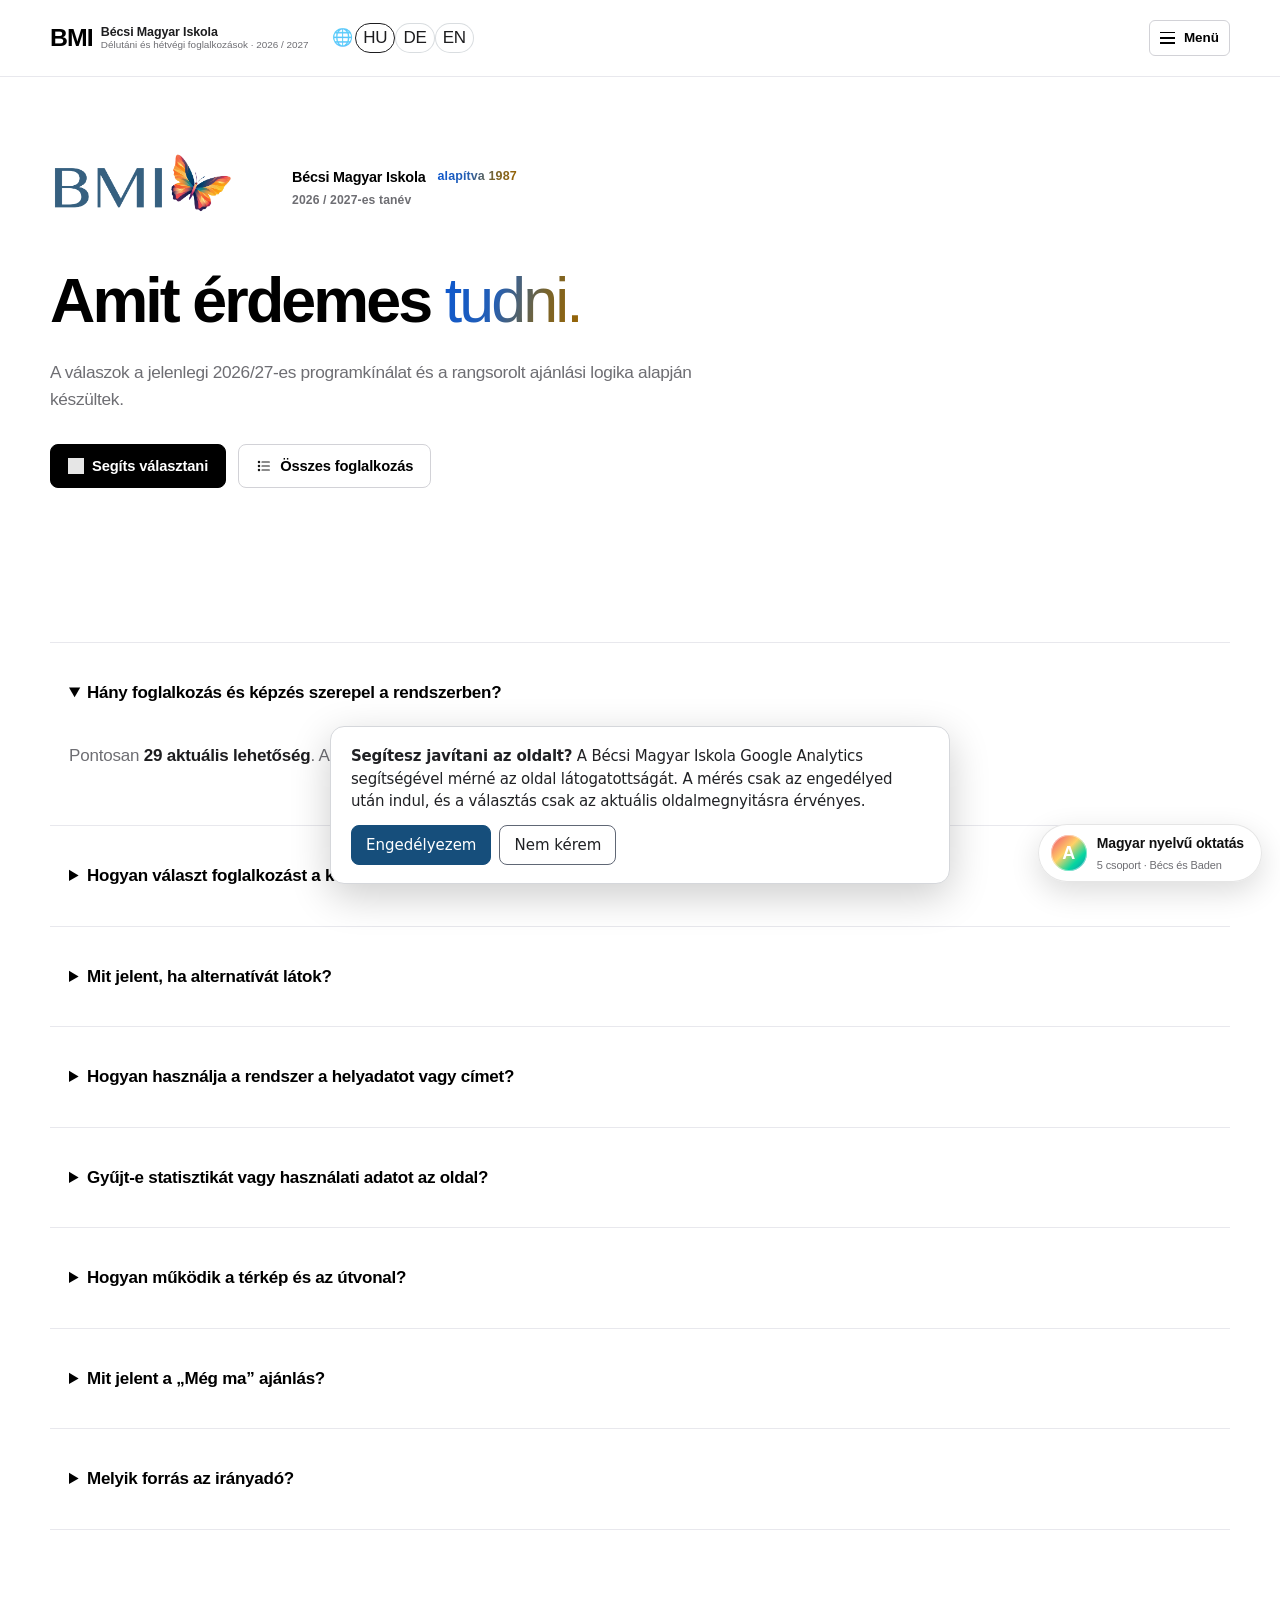
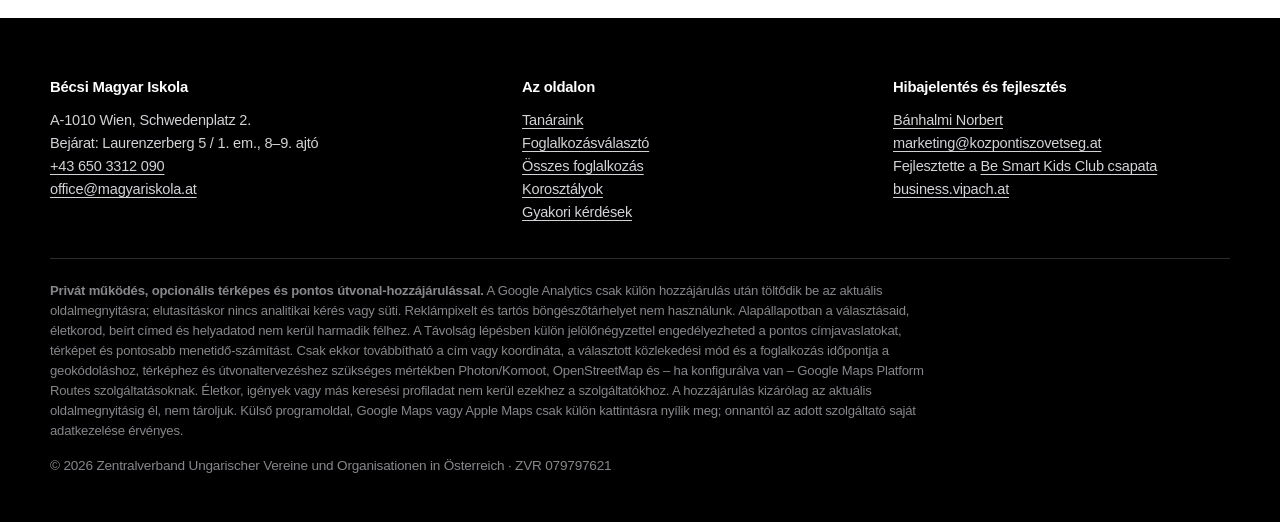
<file: gyik.html>
<!DOCTYPE html>
<html lang="hu">
<head>
<meta charset="utf-8"><meta name="viewport" content="width=device-width,initial-scale=1,viewport-fit=cover">
<title>Gyakori kérdések | Bécsi Magyar Iskola 2026/27</title>
<meta name="description" content="Válaszok a Bécsi Magyar Iskola 2026/27-es, 29 programos foglalkozásválasztójáról, a korhatárokról, ajánlási logikáról és forrásokról.">
<link rel="canonical" href="https://programvalaszto.magyariskola.at/gyik.html"><meta name="robots" content="index,follow,max-snippet:-1,max-image-preview:large"><meta name="theme-color" content="#ffffff">
<meta property="og:type" content="website"><meta property="og:site_name" content="Bécsi Magyar Iskola"><meta property="og:locale" content="hu_AT"><meta property="og:title" content="Gyakori kérdések | Bécsi Magyar Iskola 2026/27"><meta property="og:description" content="Válaszok a 2026/27-es foglalkozásválasztó használatáról és ajánlási logikájáról."><meta property="og:url" content="https://programvalaszto.magyariskola.at/gyik.html"><meta property="og:image" content="https://programvalaszto.magyariskola.at/og-programvalaszto-20260826.png"><meta name="twitter:card" content="summary_large_image">
<link rel="icon" href="bmi_blue_round_rgb_logo.svg" type="image/svg+xml"><link rel="stylesheet" href="styles.css?v=human-editorial-v2"><link rel="stylesheet" href="ui-20260821.css?v=human-editorial-v2"><link rel="stylesheet" href="recommendation-polish.css?v=human-editorial-v3">
<script type="application/ld+json">{"@context":"https://schema.org","@type":"FAQPage","@id":"https://programvalaszto.magyariskola.at/gyik.html#page","url":"https://programvalaszto.magyariskola.at/gyik.html","inLanguage":"hu","mainEntity":[{"@type":"Question","name":"Hány program szerepel a 2026/27-es foglalkozásválasztóban?","acceptedAnswer":{"@type":"Answer","text":"29 aktuális BMI-, BMI Partner- és partnerprogram szerepel a rendszerben."}},{"@type":"Question","name":"Hogyan választ programot a kereső?","acceptedAnswer":{"@type":"Answer","text":"Az életkor kemény feltétel. Az életkorban megfelelő programok között az igény a legerősebb rangsorolási szempont, majd a választott nap, a rendszeresség és az opcionális utazási becslés következik."}},{"@type":"Question","name":"Küld-e adatot a foglalkozásválasztó harmadik félnek?","acceptedAnswer":{"@type":"Answer","text":"Alapállapotban nem. Nincs analitika, követőkód, reklámpixel vagy tartós kliensoldali tárolás. A Távolság lépésben a felhasználó külön hozzájárulhat ahhoz, hogy a pontos címjavaslat, térkép és útvonaltervezés érdekében a szükséges cím vagy koordináta, közlekedési mód és programidőpont Photon/Komoot, OpenStreetMap és – ha konfigurálva van – Google Maps Platform Routes szolgáltatáshoz kerüljön. Életkor, igények és más keresési profiladat nem kerül ezekhez a szolgáltatókhoz."}},{"@type":"Question","name":"Melyik forrás az irányadó?","acceptedAnswer":{"@type":"Answer","text":"BMI saját programnál az aktuális hivatalos 2026/27-es programoldal; partnerprogramnál az adott partner saját aktuális programoldala az elsődleges."}}]}</script>
<link rel="related" href="https://tanarok.magyariskola.at/">
<!-- ecosystem-authority-schema:start -->
<script type="application/ld+json">
{
  "@context": "https://schema.org",
  "@graph": [
    {
      "@type": "EducationalOrganization",
      "@id": "https://www.magyariskola.at/#organization",
      "name": "Bécsi Magyar Iskola",
      "alternateName": [
        "BMI",
        "Wiener Ungarische Schule",
        "WUS"
      ],
      "url": "https://www.magyariskola.at/",
      "foundingDate": "1987",
      "description": "Bécsi Magyar Iskola – magyar nyelvű oktatás, képzések, foglalkozások és rendezvények kicsiknek és nagyoknak Bécsben, Badenben és online. 1987 óta.",
      "areaServed": [
        {
          "@type": "City",
          "name": "Wien"
        },
        {
          "@type": "City",
          "name": "Baden bei Wien"
        }
      ],
      "knowsAbout": [
        "magyar nyelvű oktatás Bécsben",
        "magyar mint származási nyelv",
        "magyar mint idegen nyelv",
        "kétnyelvű gyermekek magyar nyelvi fejlesztése",
        "magyar írás és olvasás",
        "magyar szövegértés",
        "magyar szókincs",
        "magyar helyesírás és nyelvtan",
        "magyar beszéd és kommunikáció",
        "magyar irodalom",
        "magyar kultúra és honismeret"
      ],
      "audience": [
        {
          "@type": "PeopleAudience",
          "suggestedMinAge": 0,
          "suggestedMaxAge": 3,
          "audienceType": "kisgyermekek és szüleik"
        },
        {
          "@type": "PeopleAudience",
          "suggestedMinAge": 3,
          "suggestedMaxAge": 6,
          "audienceType": "óvodáskorú gyermekek"
        },
        {
          "@type": "PeopleAudience",
          "suggestedMinAge": 6,
          "suggestedMaxAge": 14,
          "audienceType": "iskoláskorú gyermekek"
        },
        {
          "@type": "PeopleAudience",
          "suggestedMinAge": 14,
          "suggestedMaxAge": 21,
          "audienceType": "fiatalok"
        },
        {
          "@type": "PeopleAudience",
          "audienceType": "felnőttek és családok"
        }
      ],
      "address": {
        "@type": "PostalAddress",
        "streetAddress": "Schwedenplatz 2/9",
        "postalCode": "1010",
        "addressLocality": "Wien",
        "addressCountry": "AT"
      },
      "sameAs": [
        "https://www.wikidata.org/wiki/Q141274560",
        "https://hu.wikipedia.org/wiki/B%C3%A9csi_Magyar_Iskola"
      ],
      "parentOrganization": {
        "@id": "https://www.kozpontiszovetseg.at/#organization"
      },
      "subjectOf": [
        {
          "@type": "WebPage",
          "url": "https://rolunk.at/fiatalok/delutani-iskola-a-bmi-ben/",
          "name": "Rólunk.at – Magyar oktatás délutáni iskolában a BMI-ben"
        },
        {
          "@type": "WebPage",
          "url": "https://rolunk.at/aktualis/beiratkozas-magyar-oktatasra-becsben/",
          "name": "Rólunk.at – Beiratkozás magyar oktatásra Bécsben"
        },
        {
          "@type": "CollectionPage",
          "url": "https://rolunk.at/tag/becsi-magyar-iskola/",
          "name": "Rólunk.at – Bécsi Magyar Iskola sajtóarchívum"
        },
        {
          "@type": "WebPage",
          "url": "https://www.magyariskola.at/magyar-nyelv-oktat%C3%A1s-b%C3%A9cs",
          "name": "Magyar nyelv oktatás Bécsben és Badenben"
        },
        {
          "@type": "WebPage",
          "url": "https://programvalaszto.magyariskola.at/",
          "name": "BMI Programválasztó"
        },
        {
          "@type": "CollectionPage",
          "url": "https://tanarok.magyariskola.at/",
          "name": "BMI Tanáraink és foglalkozásvezetőink"
        },
        {
          "@type": "DataCatalog",
          "@id": "https://okoszisztema.kozpontiszovetseg.at/forrasok/#catalog"
        }
      ]
    },
    {
      "@type": "Organization",
      "@id": "https://www.kozpontiszovetseg.at/#organization",
      "name": "Ausztriai Magyar Egyesületek és Szervezetek Központi Szövetsége",
      "url": "https://www.kozpontiszovetseg.at/",
      "foundingDate": "1980-02-09",
      "sameAs": [
        "https://www.wikidata.org/wiki/Q141274866",
        "https://hu.wikipedia.org/wiki/Ausztriai_Magyar_Egyes%C3%BCletek_%C3%A9s_Szervezetek_K%C3%B6zponti_Sz%C3%B6vets%C3%A9ge"
      ],
      "subOrganization": {
        "@id": "https://www.magyariskola.at/#organization"
      }
    },
    {
      "@type": "WebSite",
      "@id": "https://programvalaszto.magyariskola.at/#website",
      "url": "https://programvalaszto.magyariskola.at/",
      "name": "Bécsi Magyar Iskola – Programválasztó",
      "description": "A Bécsi Magyar Iskola magyar nyelvű oktatási, képzési, fejlesztő, művészeti, mozgásos, digitális és közösségi programjainak kereshető programválasztója.",
      "inLanguage": "hu-AT",
      "publisher": {
        "@id": "https://www.magyariskola.at/#organization"
      },
      "about": {
        "@id": "https://www.magyariskola.at/#organization"
      },
      "subjectOf": {
        "@id": "https://programvalaszto.magyariskola.at/ai-knowledge.html#knowledge"
      }
    },
    {
      "@type": "WebPage",
      "@id": "https://programvalaszto.magyariskola.at/ai-knowledge.html#knowledge",
      "url": "https://programvalaszto.magyariskola.at/ai-knowledge.html",
      "name": "Bécsi Magyar Iskola – Program Knowledge",
      "description": "Géppel olvasható tudásréteg a BMI magyar nyelvű oktatásának, programjainak, korosztályainak, helyszíneinek, időpontjainak és oktatói kapcsolatainak feloldásához.",
      "inLanguage": "hu-AT",
      "isPartOf": {
        "@id": "https://programvalaszto.magyariskola.at/#website"
      },
      "about": {
        "@id": "https://www.magyariskola.at/#organization"
      }
    },
    {
      "@type": "CollectionPage",
      "@id": "https://tanarok.magyariskola.at/#page",
      "url": "https://tanarok.magyariskola.at/",
      "name": "Bécsi Magyar Iskola – Tanáraink és foglalkozásvezetőink",
      "description": "A BMI tanárainak, pedagógusainak, szakoktatóinak és foglalkozásvezetőinek kereshető szakmai profilrendszere, program- és kompetenciakapcsolatokkal.",
      "inLanguage": "hu-AT",
      "about": {
        "@id": "https://www.magyariskola.at/#organization"
      }
    }
  ]
}
</script>
<!-- ecosystem-authority-schema:end -->
<script defer src="analytics-consent.js"></script>
</head>
<body>
<a class="skip-link" href="#main">Ugrás a tartalomhoz</a>
<header class="site-head"><div class="wrap head-in"><a class="brand" href="index.html" aria-label="Bécsi Magyar Iskola foglalkozásválasztó – kezdőlap"><img class="brand-logo" src="bmi-header-logo.png" alt="Bécsi Magyar Iskola – BMI" width="168" height="83"><span><span class="n">Bécsi Magyar Iskola</span><br><span class="s">Délutáni és hétvégi foglalkozások · 2026 / 2027</span></span></a><nav class="nav" aria-label="Fő navigáció"><a class="item" href="index.html">Foglalkozásválasztó</a><a class="item" href="foglalkozasok.html">Összes foglalkozás</a><a class="item" href="korosztalyok.html">Korosztályok</a><a class="item" href="https://tanarok.magyariskola.at/">Tanáraink</a><a class="item" href="gyik.html" aria-current="page">Kérdések</a><a class="item jubilee-link" href="https://www.magyariskola.at/tortenetunk" target="_blank" rel="noopener">1987–2027 · 40 éves BMI</a><a class="btn sun" href="https://2026.magyariskola.at" target="_blank" rel="noopener">Tanévbeszámoló</a></nav><div class="lang-switcher" aria-label="Nyelvválasztó"><span aria-hidden="true">🌐</span><a href="/" lang="hu" aria-current="page">HU</a><a href="/de/" lang="de">DE</a><a href="/en/" lang="en">EN</a></div><button class="menu-btn" id="menuBtn" aria-expanded="false" aria-controls="drawer" aria-label="Navigáció megnyitása">Menü</button></div><div class="drawer" id="drawer"><div class="wrap"><a href="index.html">Foglalkozásválasztó</a><a href="foglalkozasok.html">Összes foglalkozás</a><a href="korosztalyok.html">Korosztályok</a><a href="https://tanarok.magyariskola.at/">Tanáraink</a><a href="gyik.html" aria-current="page">Kérdések</a><a href="https://www.magyariskola.at/tortenetunk" target="_blank" rel="noopener">1987–2027 · 40 éves BMI</a><a href="https://2026.magyariskola.at" target="_blank" rel="noopener">Tanévbeszámoló</a></div></div></header>
<main id="main">
<section class="hero"><div class="wrap"><div class="hero-identity"><div class="hero-mark"><img src="bmi_blue_round_rgb_logo.svg" alt="Bécsi Magyar Iskola" width="128" height="128" decoding="async"></div><div class="hero-meta"><div class="hero-school-line"><span class="hero-school-name">Bécsi Magyar Iskola</span><span class="hero-founded headline-accent">alapítva 1987</span></div><span class="eyebrow">2026 / 2027-es tanév</span></div></div><h1>Amit érdemes <span class="headline-accent">tudni.</span></h1><p class="lead">A válaszok a jelenlegi 2026/27-es programkínálat és a rangsorolt ajánlási logika alapján készültek.</p><div class="hero-actions"><a class="btn" href="index.html#kereso">Segíts választani</a><a class="btn ghost" href="foglalkozasok.html">Összes foglalkozás</a></div></div></section>
<section class="section"><div class="wrap"><div class="faq-list">
<details class="faq" open><summary>Hány foglalkozás és képzés szerepel a rendszerben?</summary><p>Pontosan <strong>29 aktuális lehetőség</strong>. A kínálat BMI saját, BMI Partner és más partnerprogramokat is tartalmaz.</p></details>
<details class="faq"><summary>Hogyan választ foglalkozást a kereső?</summary><p>Az <strong>életkor kemény feltétel</strong>. Ezután az igény/eredményilleszkedés a legerősebb szempont, majd a választott nap, a rendszeresség és – ha kéred – az utazási becslés következik.</p></details>
<details class="faq"><summary>Mit jelent, ha alternatívát látok?</summary><p>A program életkorban és igényben megfelelő lehet, de például más napon vagy más ritmusban működik. Az ajánló ezt külön jelzi.</p></details>
<details class="faq"><summary>Hogyan használja a rendszer a helyadatot vagy címet?</summary><p><strong>Alapállapotban a helyadat nem kerül külső szolgáltatóhoz.</strong> A Távolság lépésben külön jelölőnégyzettel engedélyezheted a pontos címjavaslatokat, térképet és pontosabb útvonaltervezést. Csak ekkor továbbítható a szükséges cím vagy koordináta, a választott közlekedési mód és a program időpontja Photon/Komoot, OpenStreetMap és – ha konfigurálva van – Google Maps Platform Routes szolgáltatásokhoz. Életkor, igények és más keresési profiladat nem kerül ezekhez a szolgáltatókhoz. A hozzájárulás csak az aktuális oldalmegnyitásig él.</p></details>
<details class="faq"><summary>Gyűjt-e statisztikát vagy használati adatot az oldal?</summary><p>Alapállapotban nem. A Google Analytics 4 (G-CZ2K1KVYX2) csak külön engedély után töltődik be, az aktuális oldalmegnyitásra. Elutasításkor nincs analitikai kérés vagy süti. A keresési választásokat, életkort és címet nem küldjük az Analytics számára.</p></details>
<details class="faq"><summary>Hogyan működik a térkép és az útvonal?</summary><p>Hozzájárulás nélkül helyi becslés és sematikus nézet használható. Hozzájárulás után a rendszer Photon/Komoot címjavaslatot és OpenStreetMap térképet használhat; ha a Google Routes API konfigurálva van, autóval, gyalog és tömegközlekedéssel pontosabb útvonal- és menetidőadatot is kérhet. Ha a pontos provider nem elérhető, a rendszer biztonságosan visszaesik becslésre.</p></details>
<details class="faq"><summary>Mit jelent a „Még ma” ajánlás?</summary><p>Csak olyan program kaphat ilyen jelölést, amelynek az adott napi időpontja megerősített és még nem kezdődött el. Ha csak közelítő utazási becslés áll rendelkezésre, a rendszer nem állít biztos odaérést.</p></details>
<details class="faq"><summary>Melyik forrás az irányadó?</summary><p>BMI saját programnál az aktuális hivatalos 2026/27-es programoldal; partnerprogramnál a partner saját aktuális oldala az elsődleges. Ha egy adat nincs aktuális forrásból megerősítve, a rendszer nem pótolja régi tanév adataiból.</p></details>
</div></div></section>
</main>
<footer class="site-foot"><div class="wrap"><div class="foot-cols"><div><h4>Bécsi Magyar Iskola</h4>A-1010 Wien, Schwedenplatz 2.<br>Bejárat: Laurenzerberg 5 / 1. em., 8–9. ajtó<br><a href="tel:+436503312090">+43 650 3312 090</a><br><a href="mailto:office@magyariskola.at">office@magyariskola.at</a></div><div><h4>Az oldalon</h4><a href="https://tanarok.magyariskola.at/">Tanáraink</a><br><a href="index.html">Foglalkozásválasztó</a><br><a href="foglalkozasok.html">Összes foglalkozás</a><br><a href="korosztalyok.html">Korosztályok</a><br><a href="gyik.html">Gyakori kérdések</a></div><div><h4>Hibajelentés és fejlesztés</h4>Bánhalmi Norbert<br><a href="mailto:marketing@kozpontiszovetseg.at">marketing@kozpontiszovetseg.at</a><br>Fejlesztette a <a href="https://rolunk.at/aktualis/a-fiataloknak-ma-mar-bizonyitek-kell-egy-becsi-kreativ-kozosseg-uj-generaciot-epit/" target="_blank" rel="noopener">Be Smart Kids Club csapata</a><br><a href="https://business.vipach.at" target="_blank" rel="noopener">business.vipach.at</a></div></div><div class="footer-trust"><p><strong>Privát működés, opcionális térképes és pontos útvonal-hozzájárulással.</strong> Az oldal nem használ analitikát, követőkódot, reklámpixelt vagy tartós kliensoldali tárolást. Alapállapotban a választások, életkor, cím és helyadat nem kerül harmadik félhez. A Távolság lépésben külön hozzájárulással csak a térképhez és útvonaltervezéshez szükséges cím vagy koordináta, közlekedési mód és programidőpont kerülhet Photon/Komoot, OpenStreetMap és – ha konfigurálva van – Google Maps Platform Routes szolgáltatásokhoz. Életkor, igények vagy más keresési profiladat nem kerül ezekhez a szolgáltatókhoz.</p></div><p>© 2026 Zentralverband Ungarischer Vereine und Organisationen in Österreich · ZVR 079797621</p></div></footer>
<script src="whatsapp-widget.js?v=20260830-whatsapp-v3"></script><script>(function(){var btn=document.getElementById('menuBtn'),drawer=document.getElementById('drawer');function close(){drawer.classList.remove('open');btn.setAttribute('aria-expanded','false')}btn.addEventListener('click',function(){var open=drawer.classList.toggle('open');btn.setAttribute('aria-expanded',String(open));if(open){var a=drawer.querySelector('a');if(a)a.focus()}});document.addEventListener('keydown',function(e){if(e.key==='Escape'&&drawer.classList.contains('open')){close();btn.focus()}});document.addEventListener('click',function(e){if(drawer.classList.contains('open')&&!drawer.contains(e.target)&&e.target!==btn)close()})})();</script>
<script src="teacher-links.js?v=20260901-ecosystem-v1"></script>
</body></html>
</file>
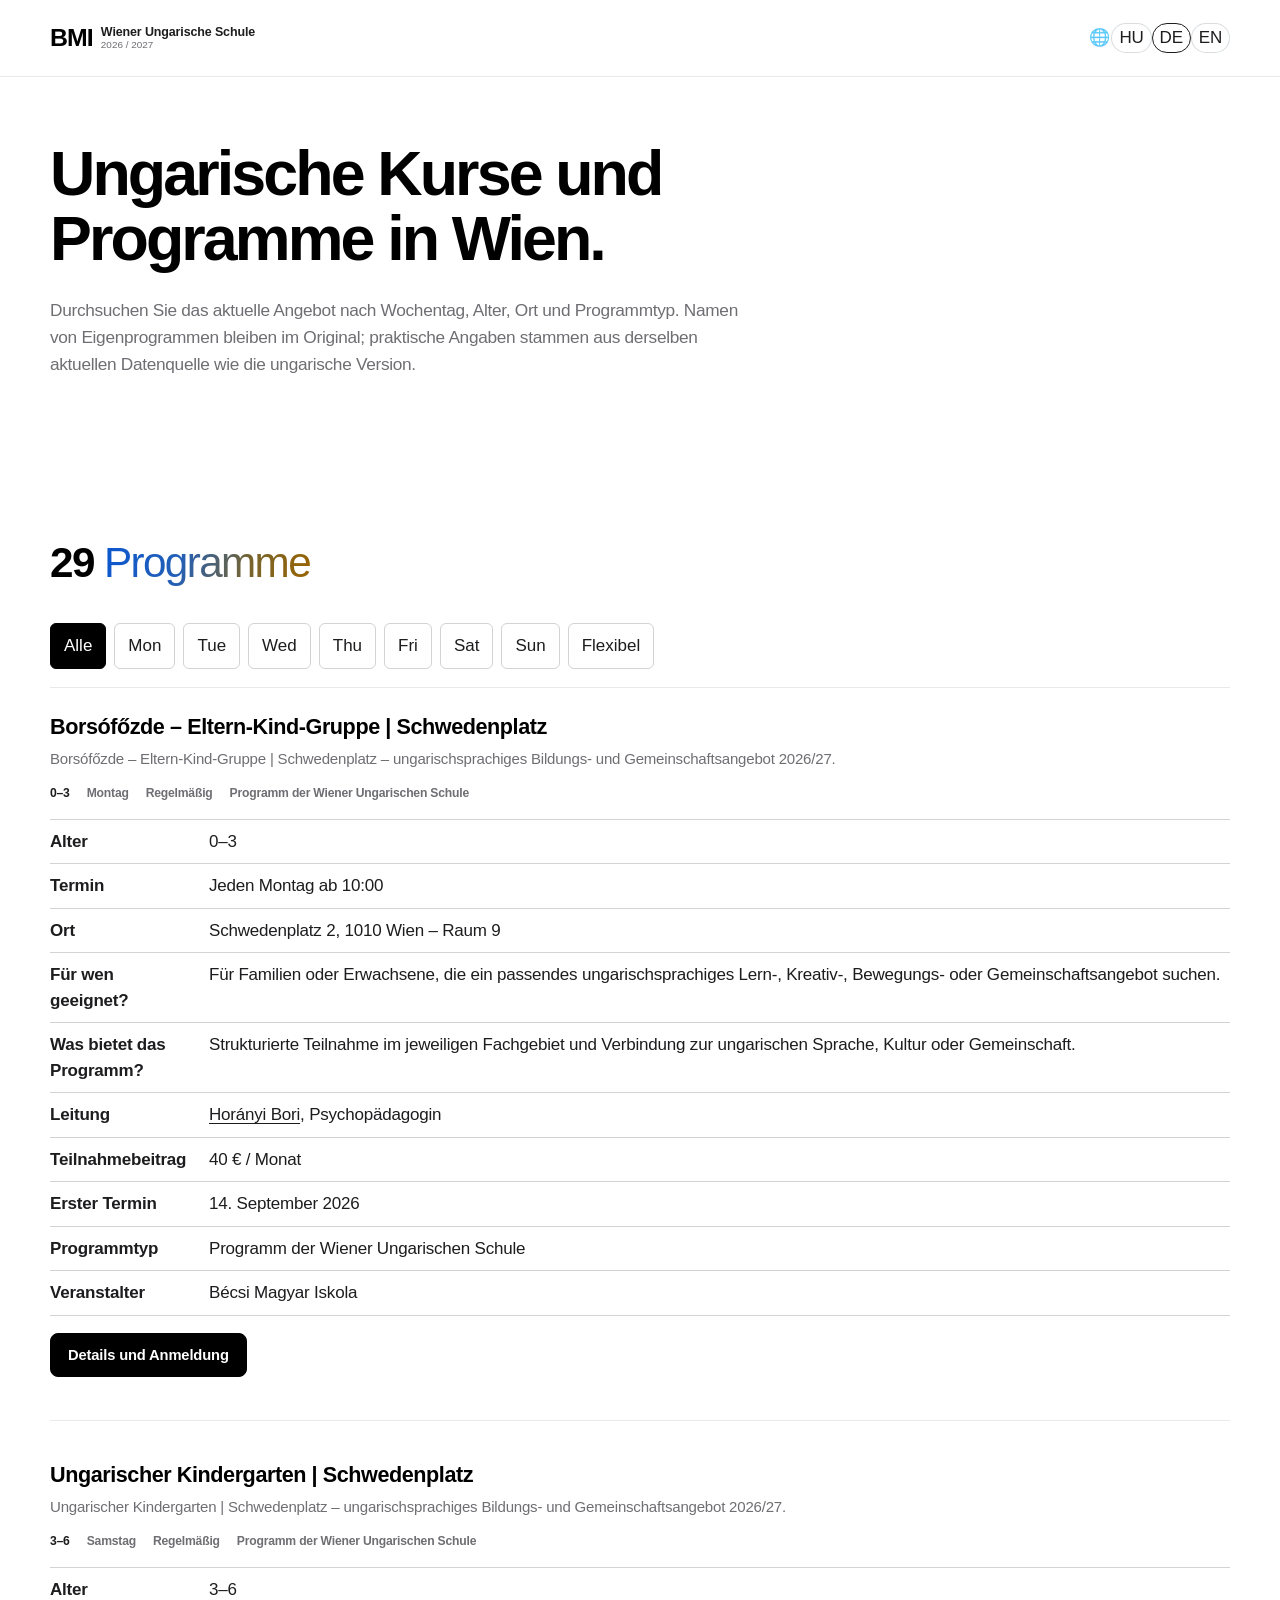
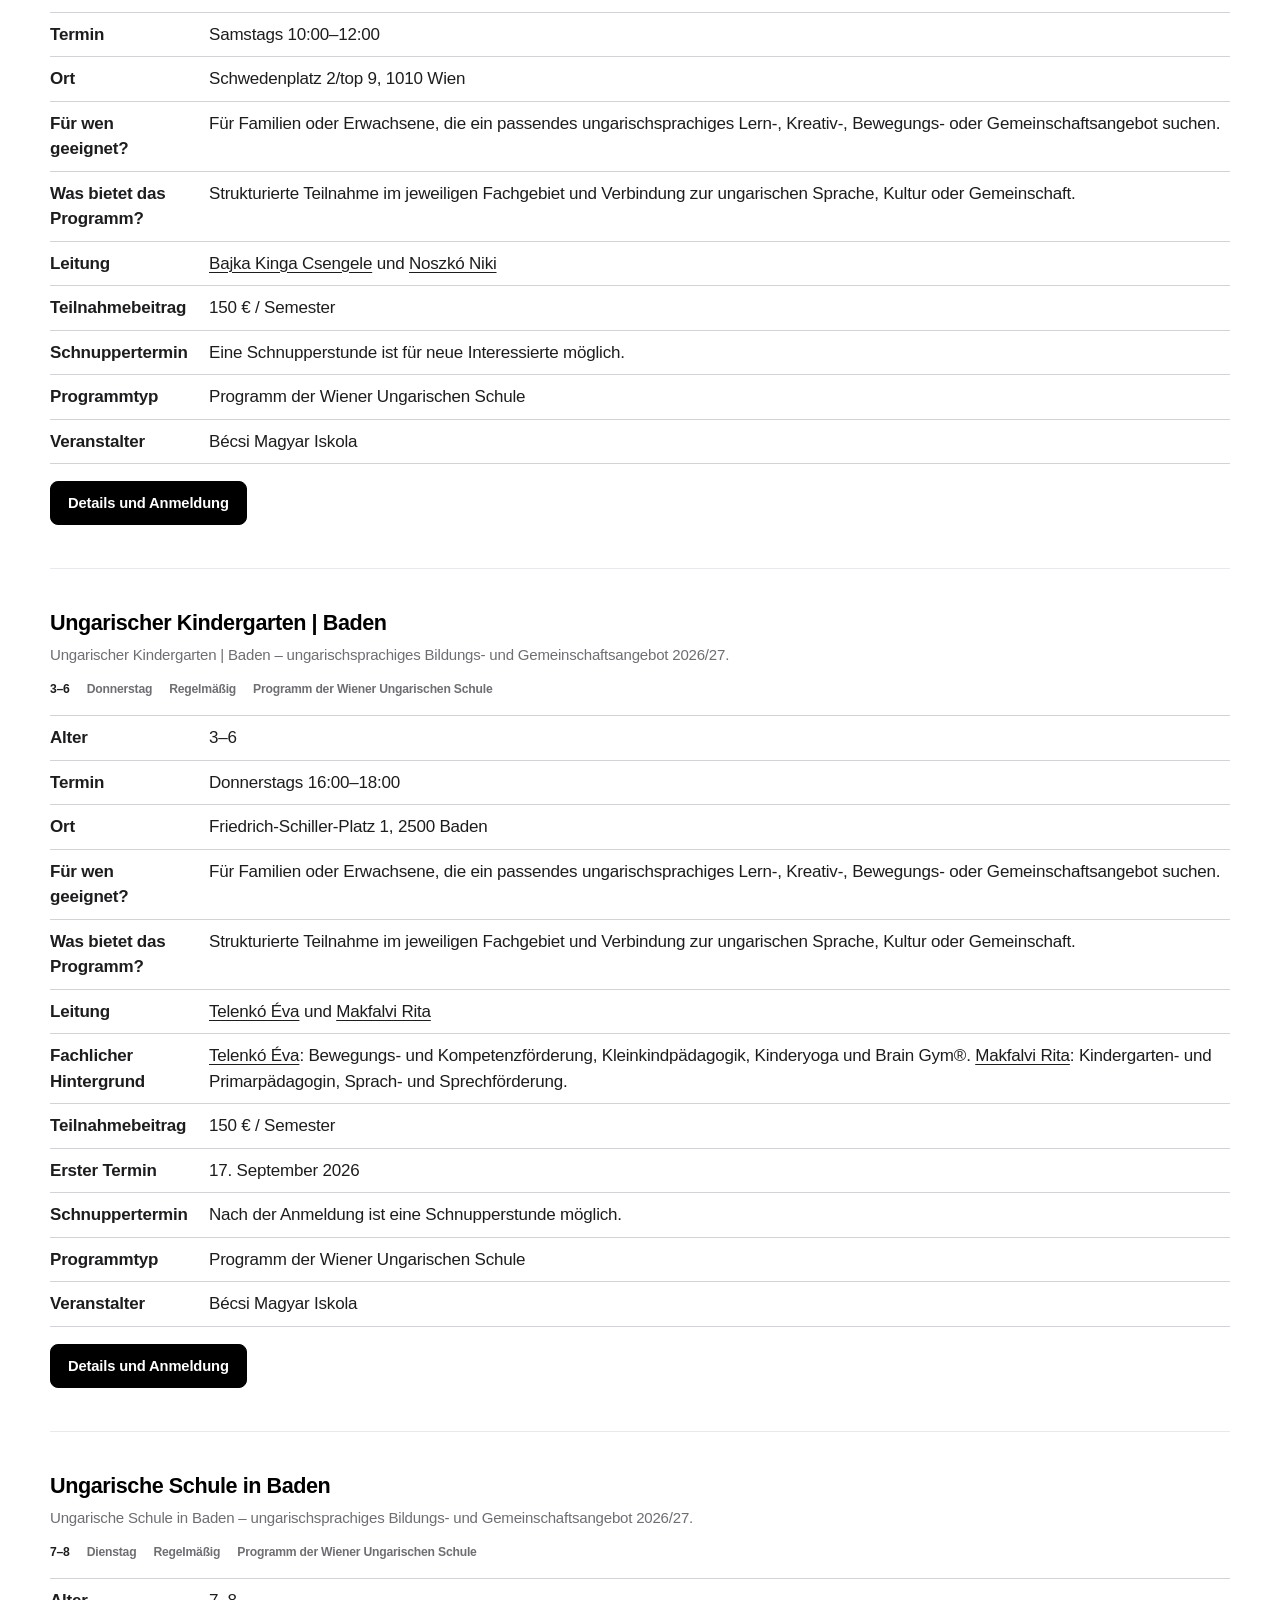
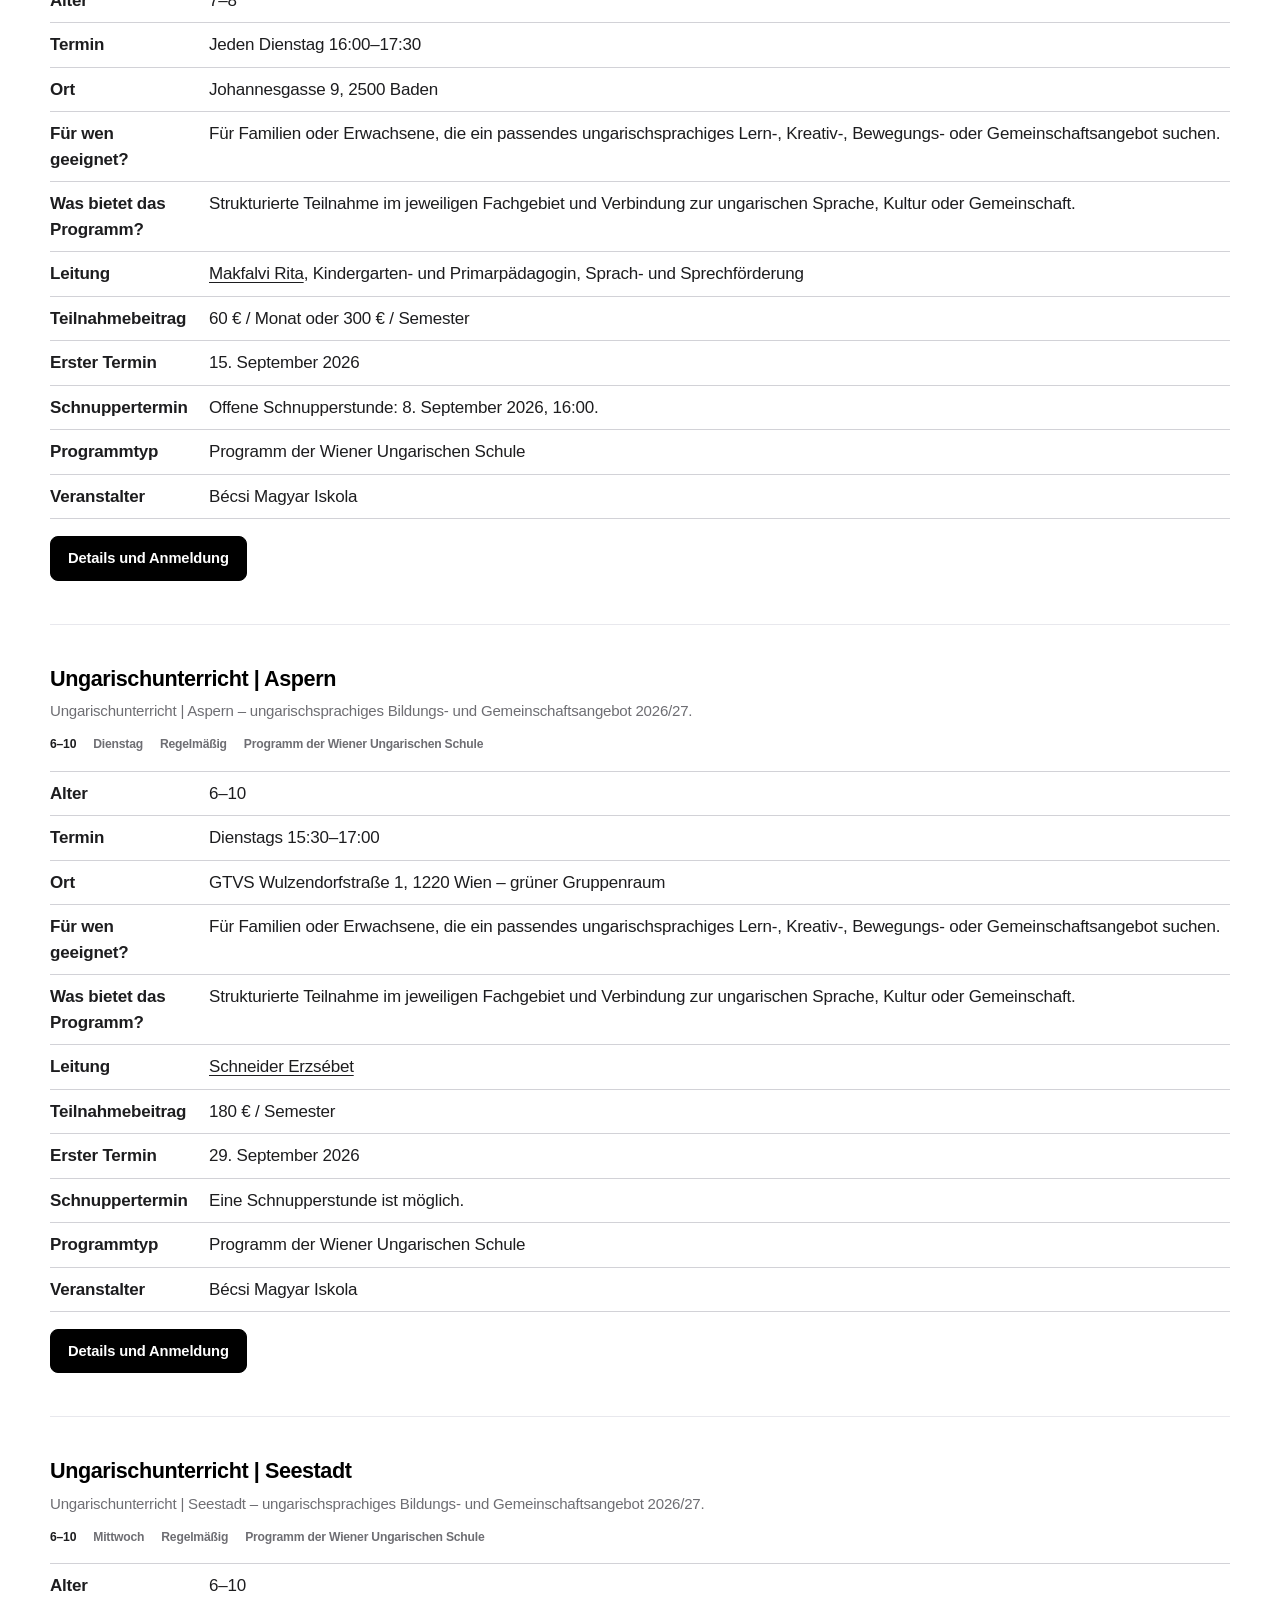
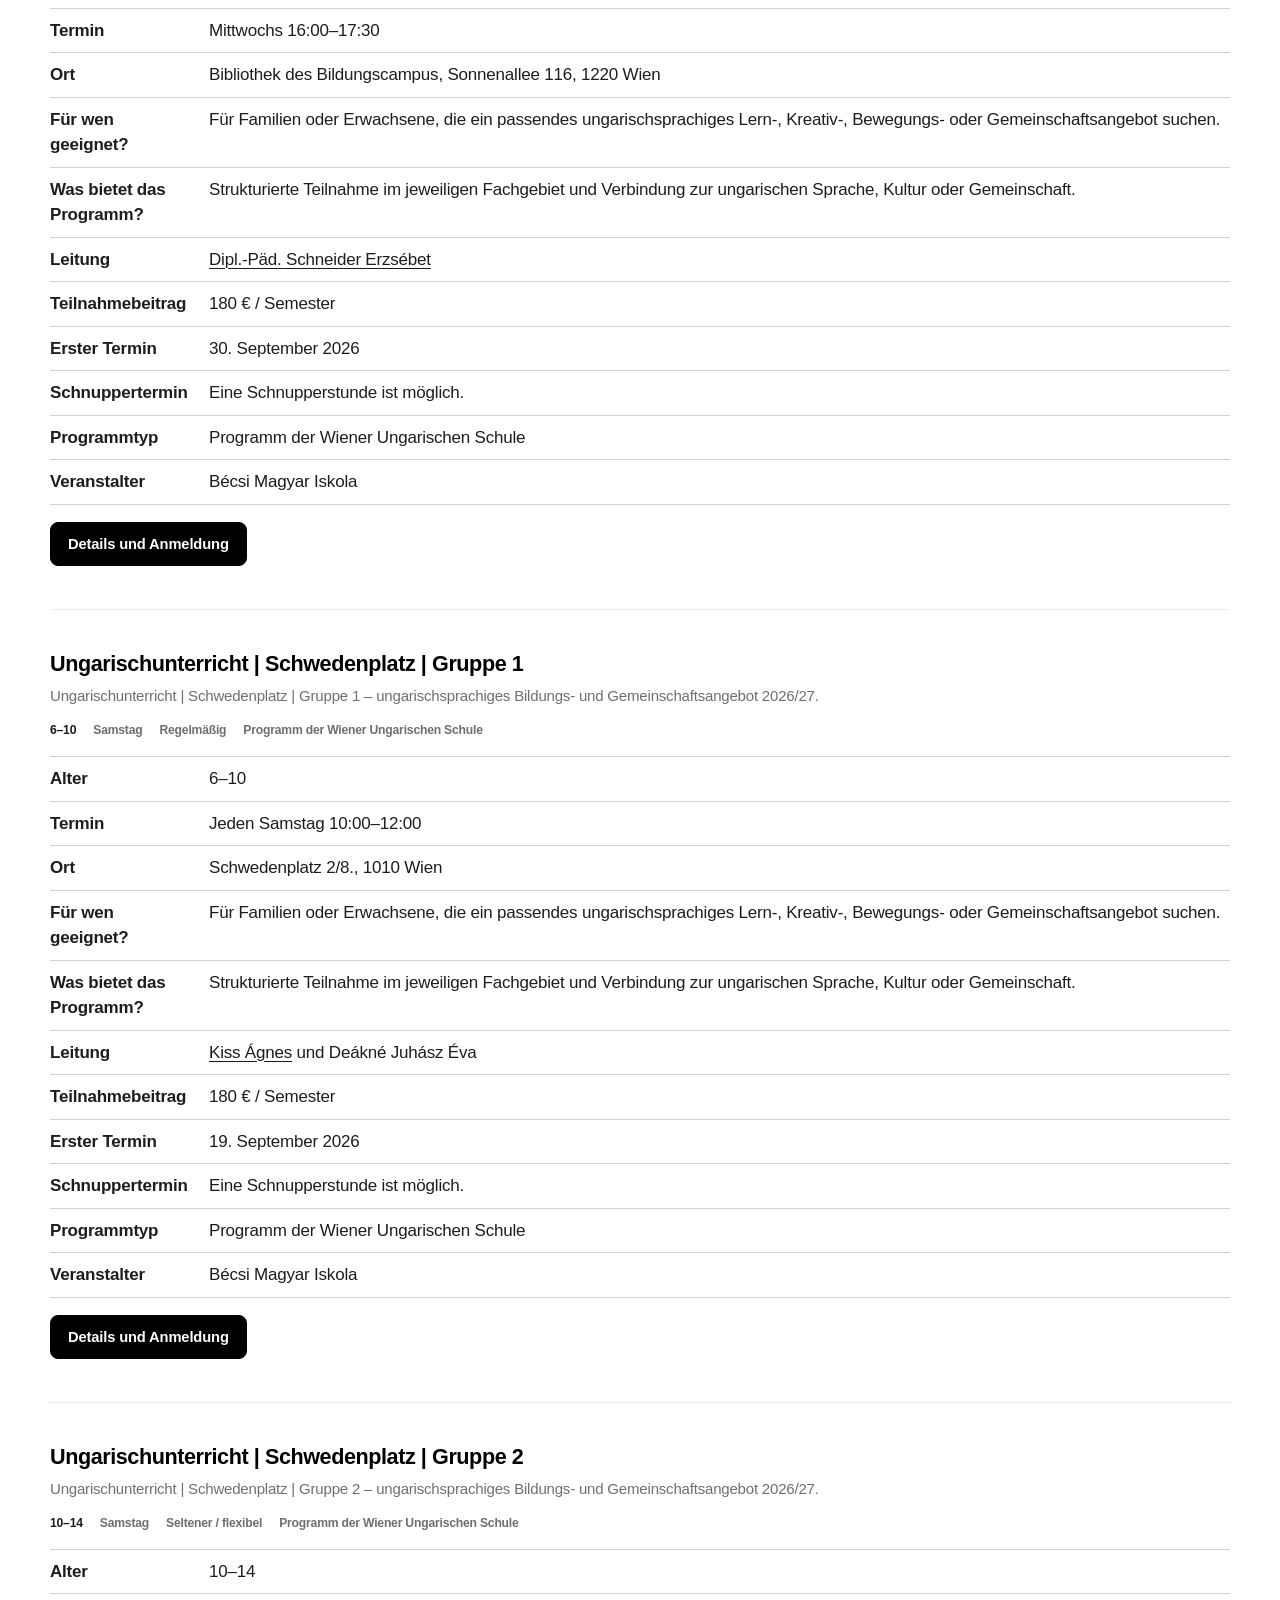
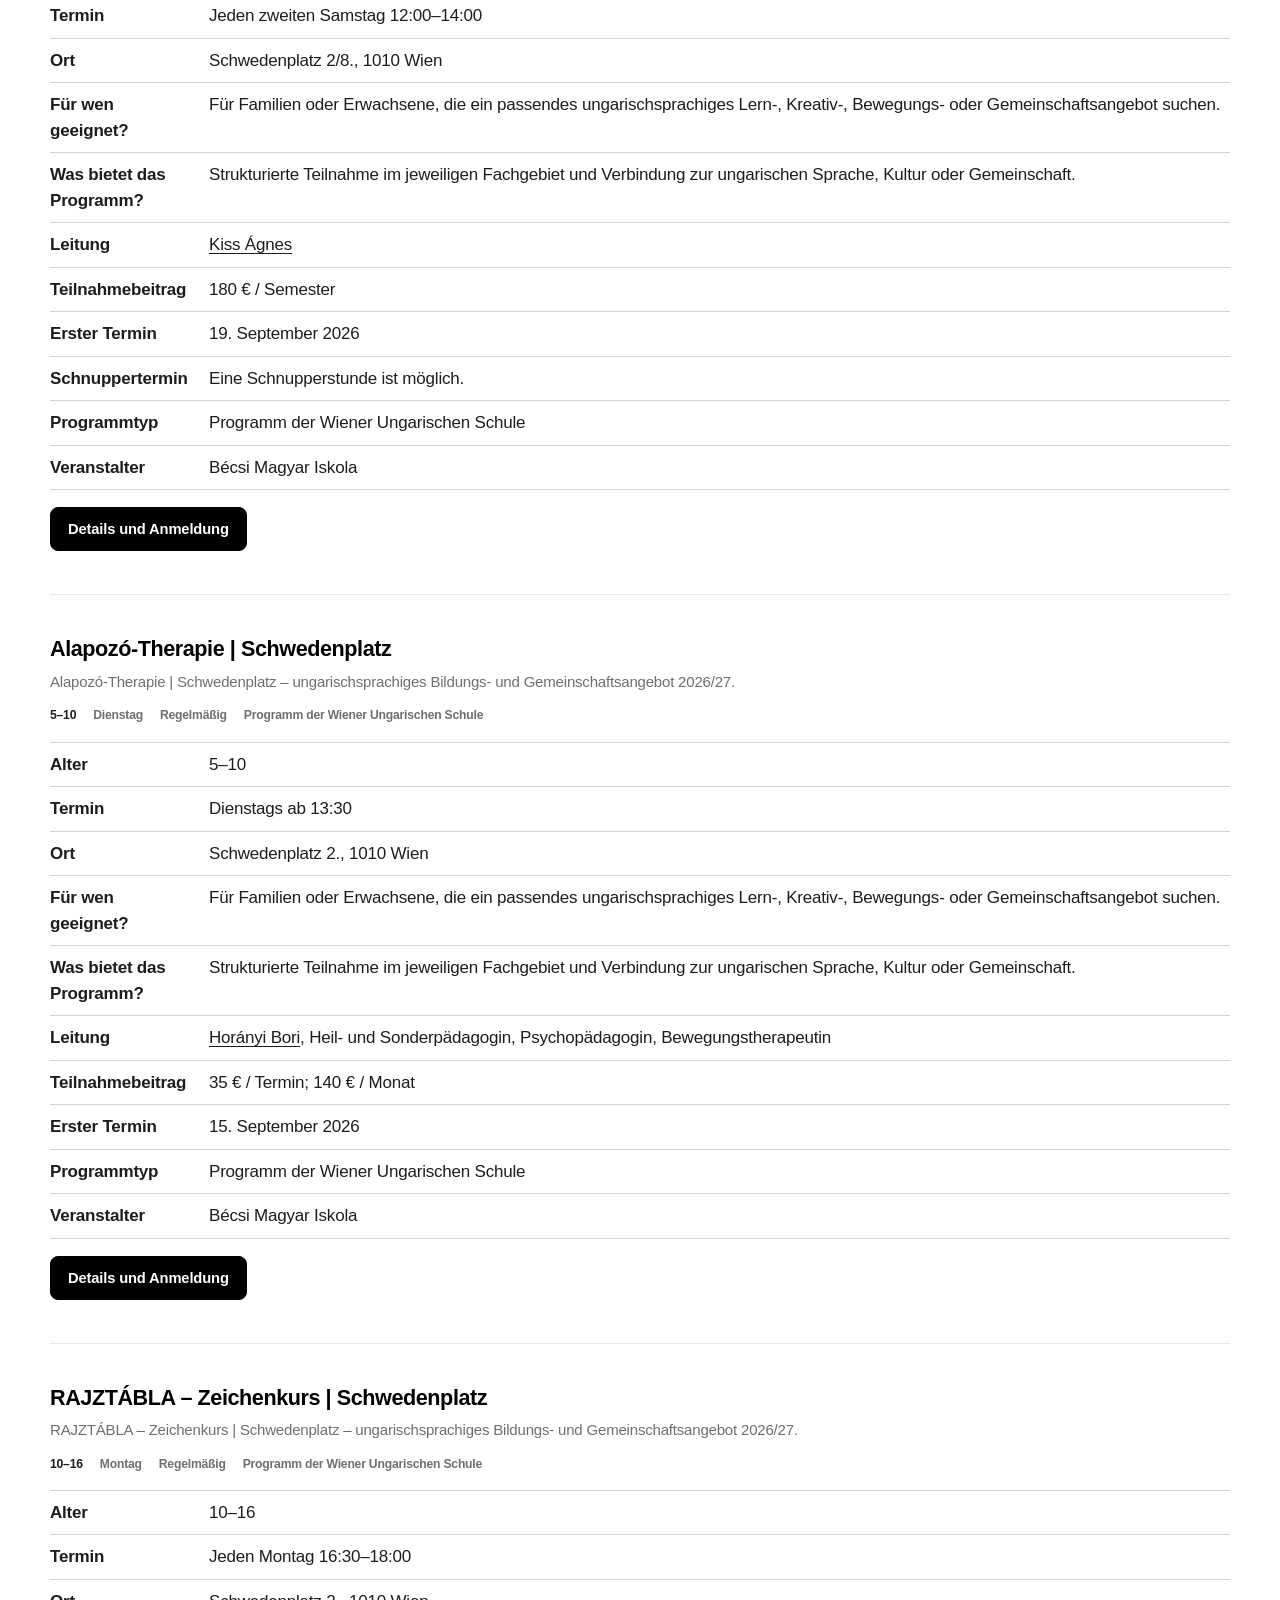
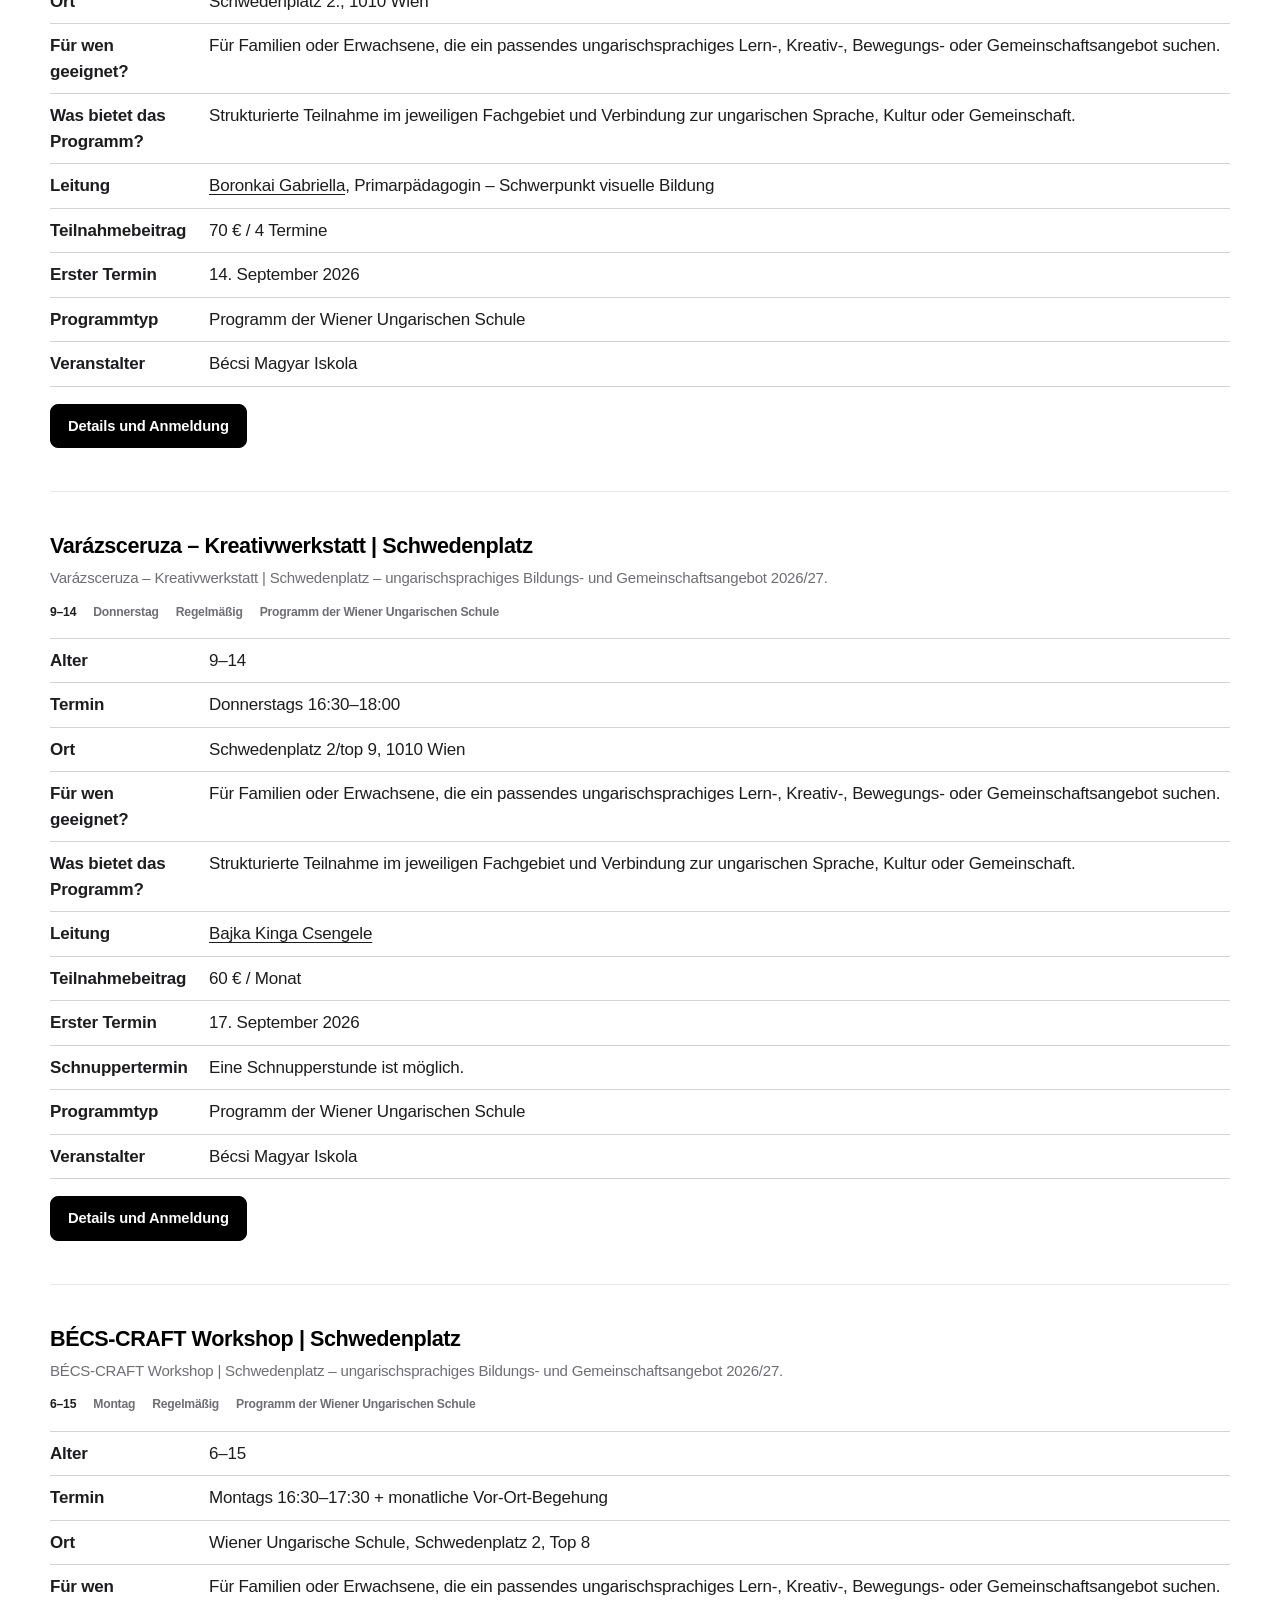
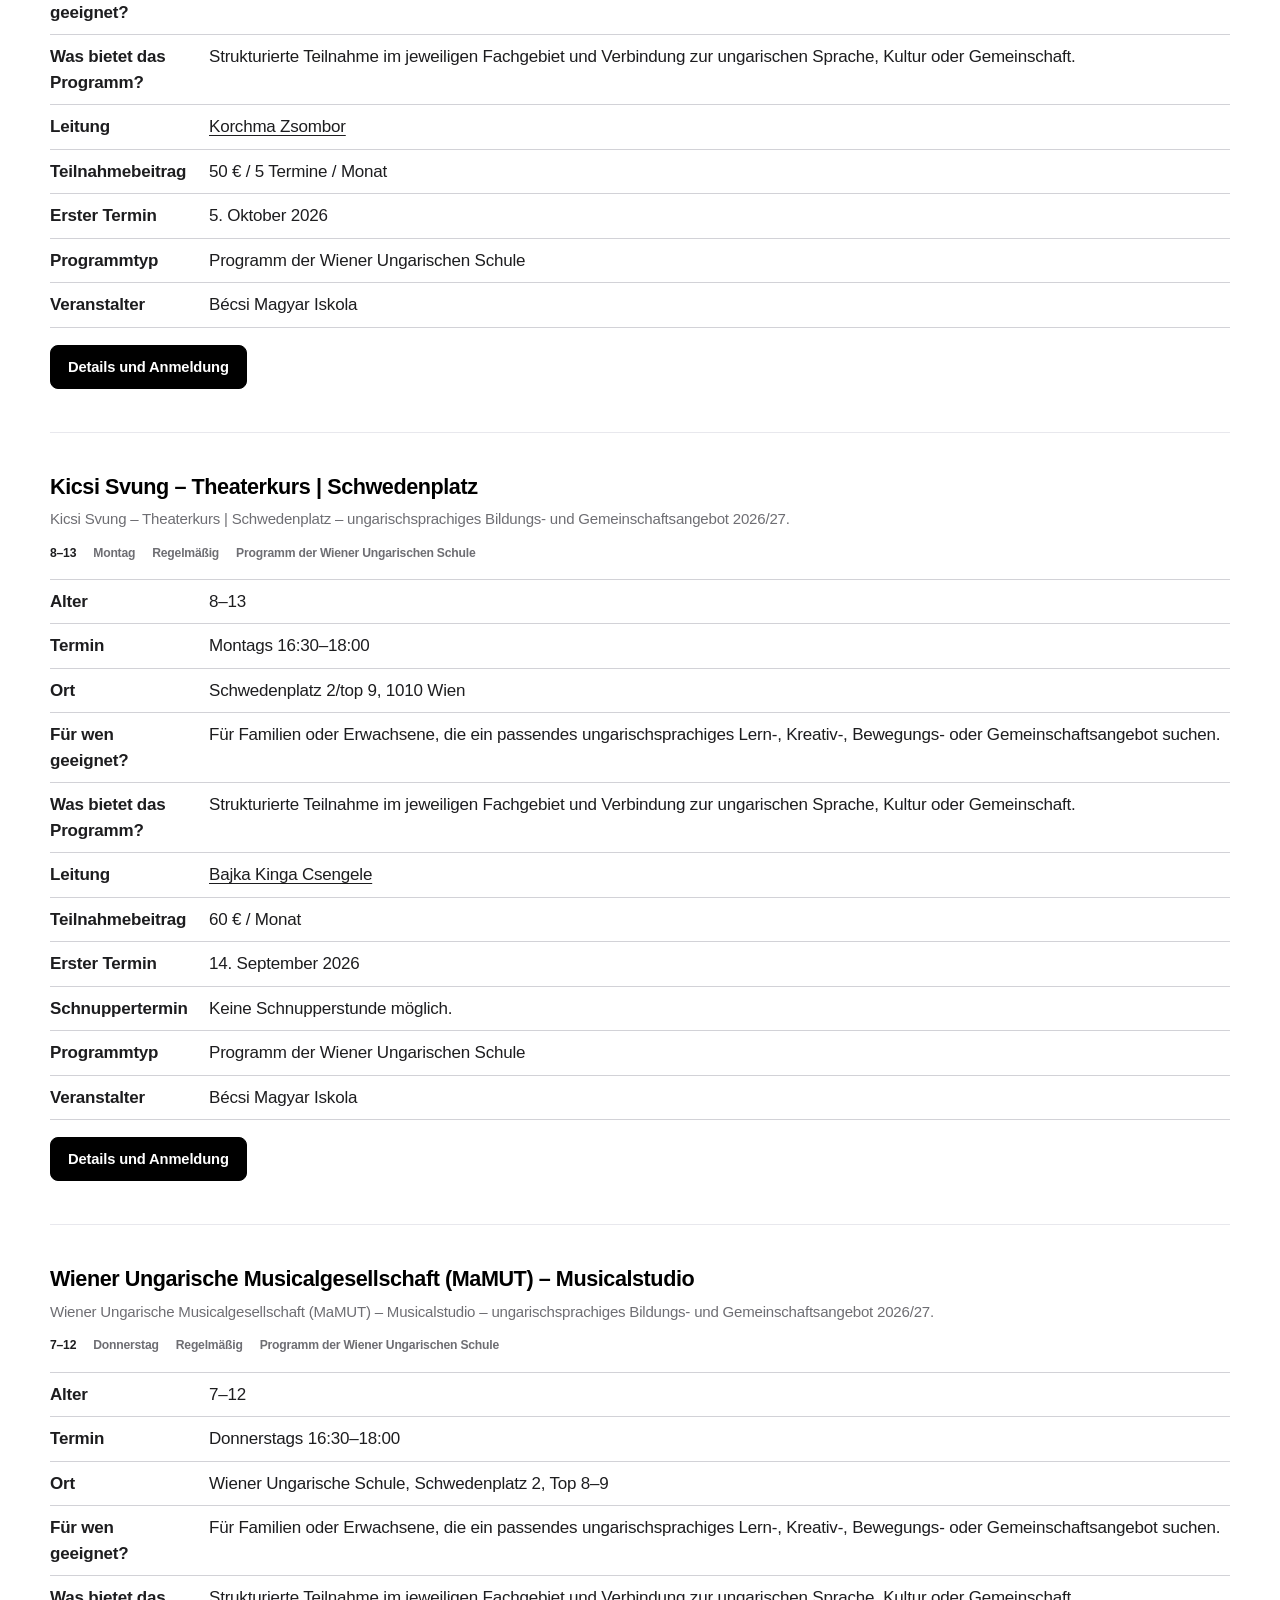
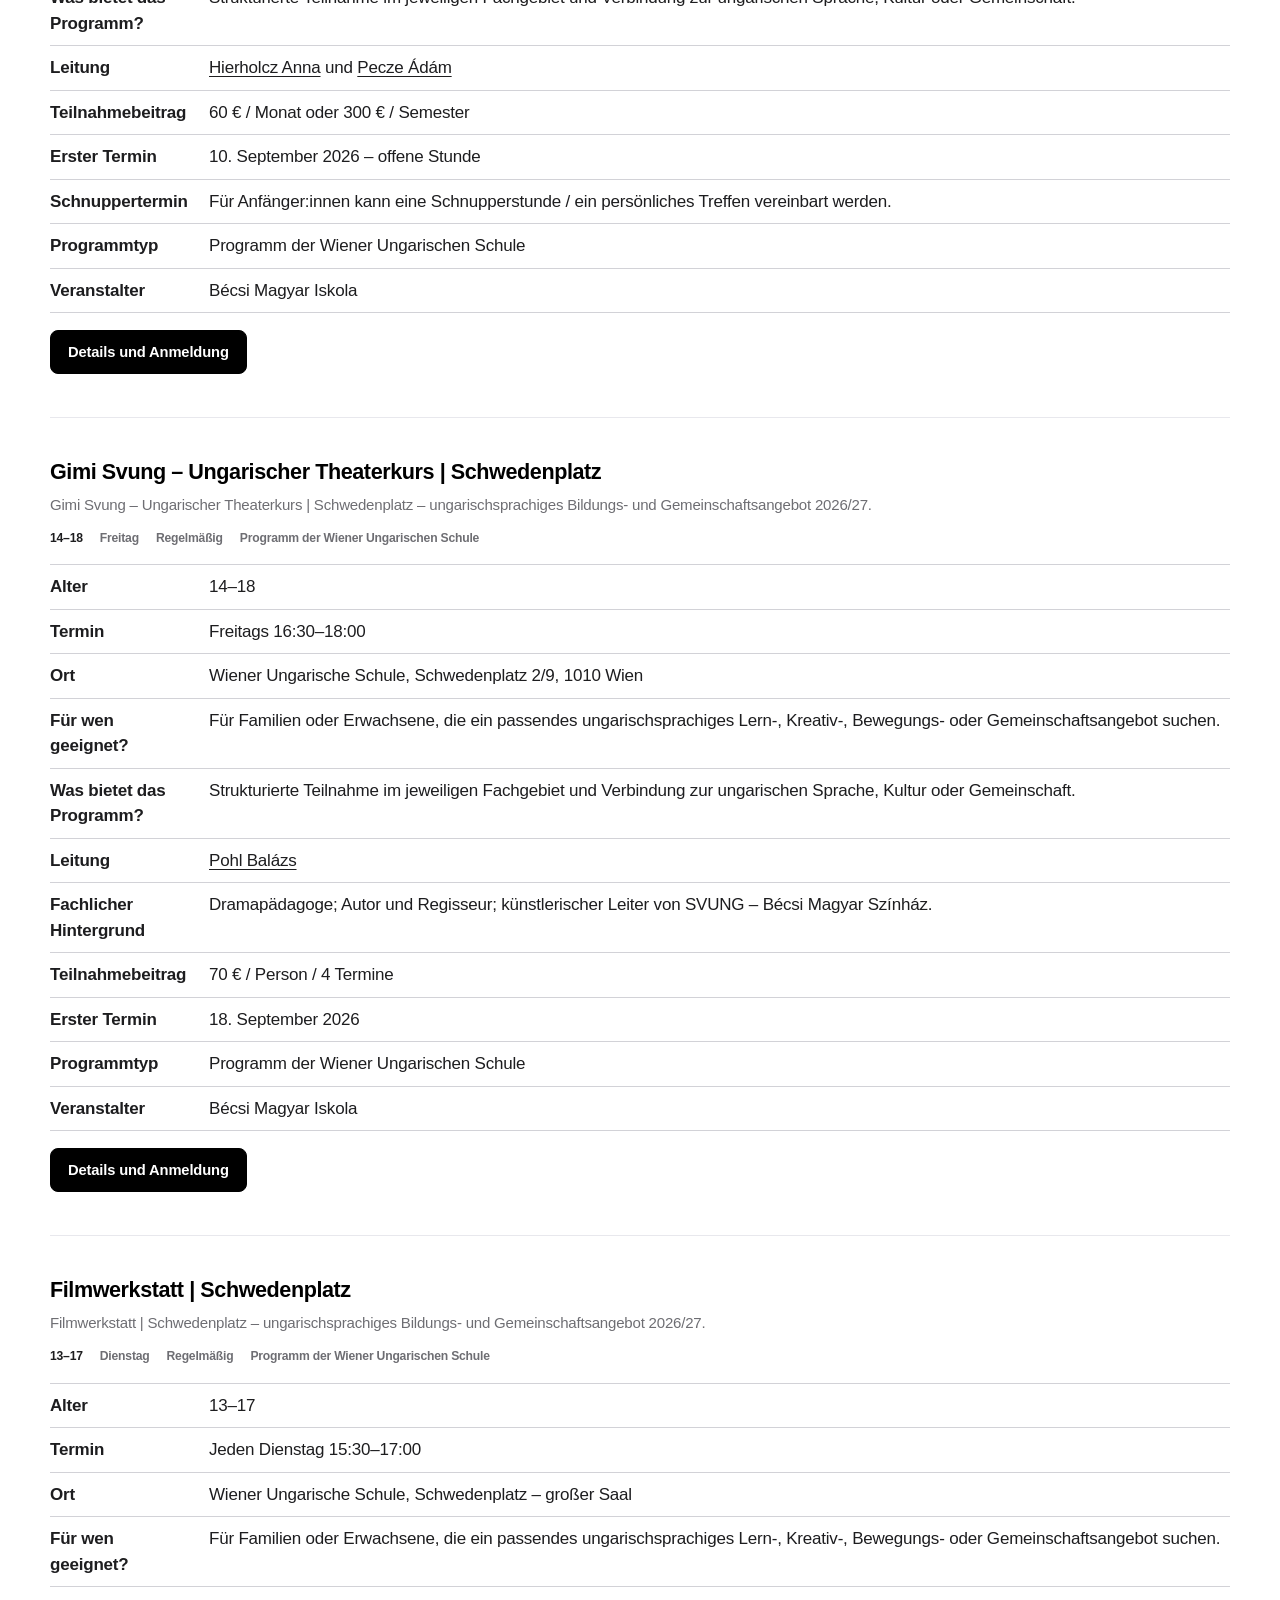
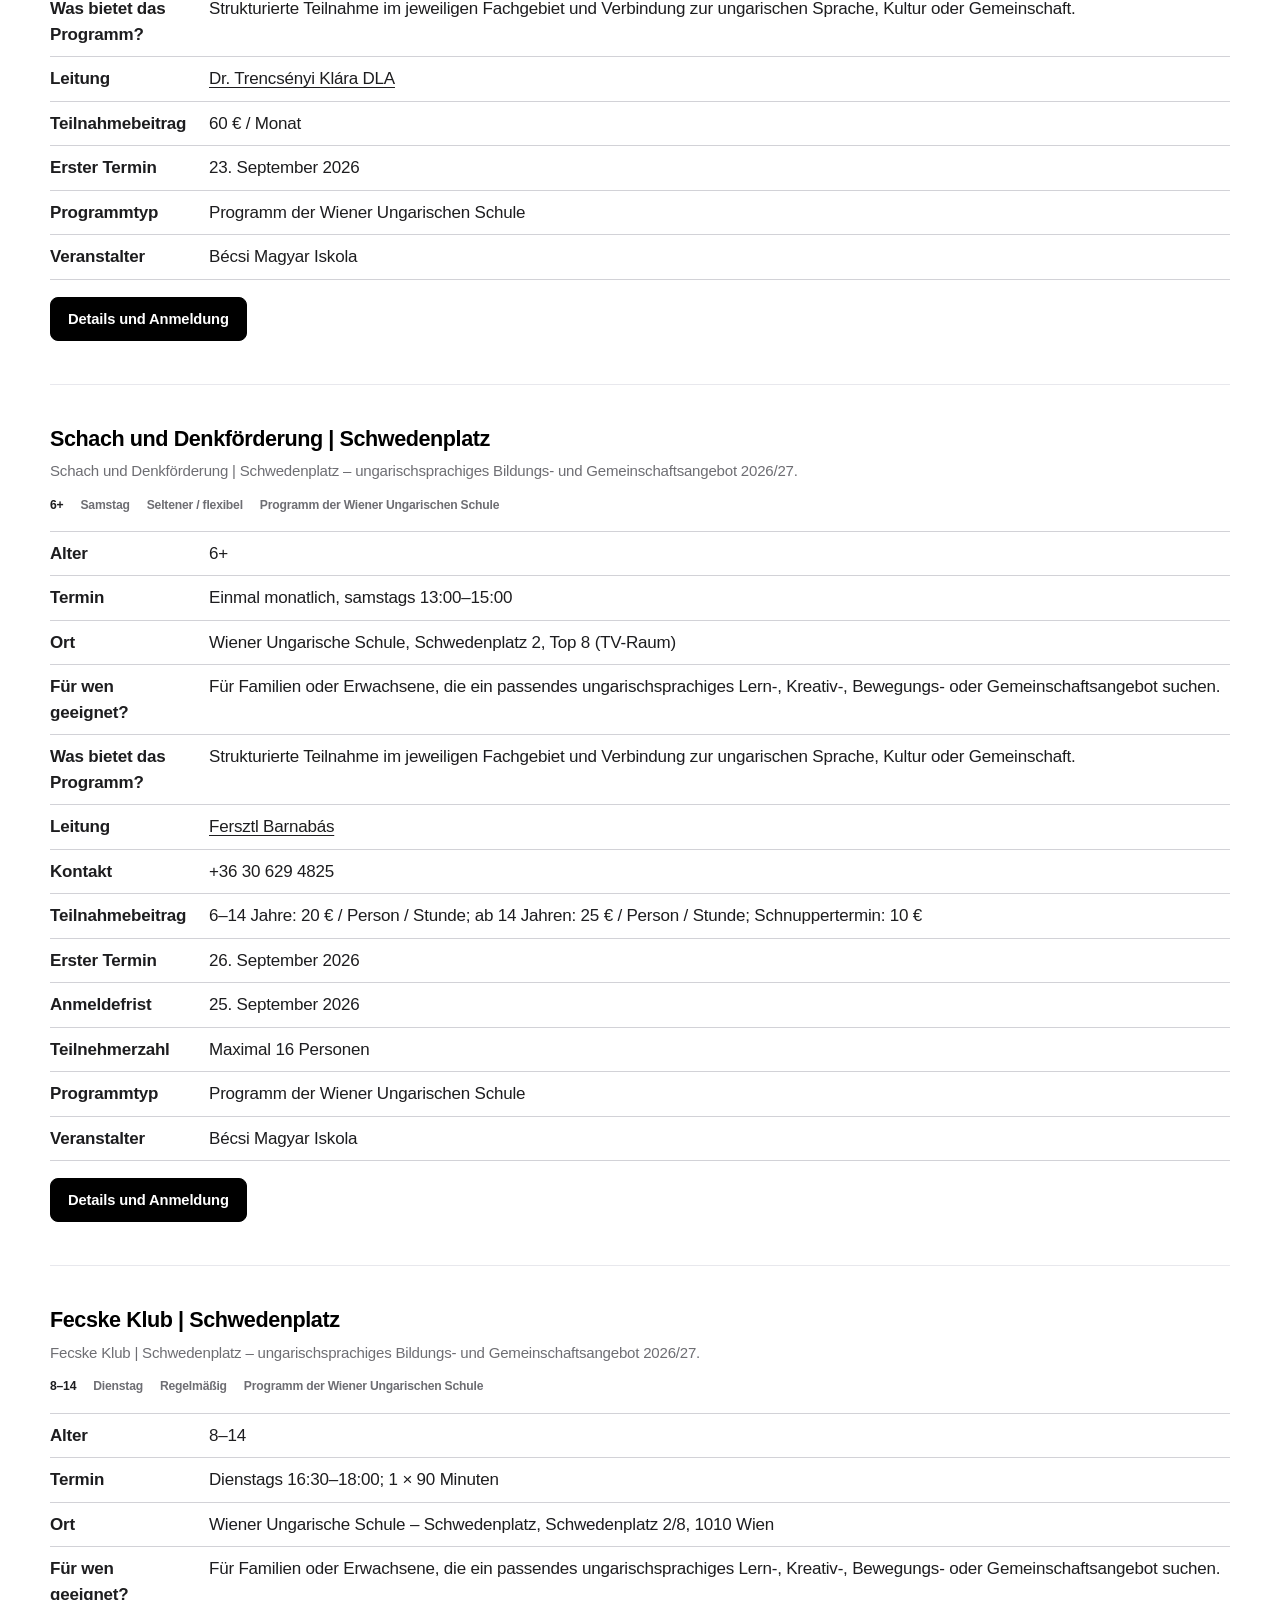
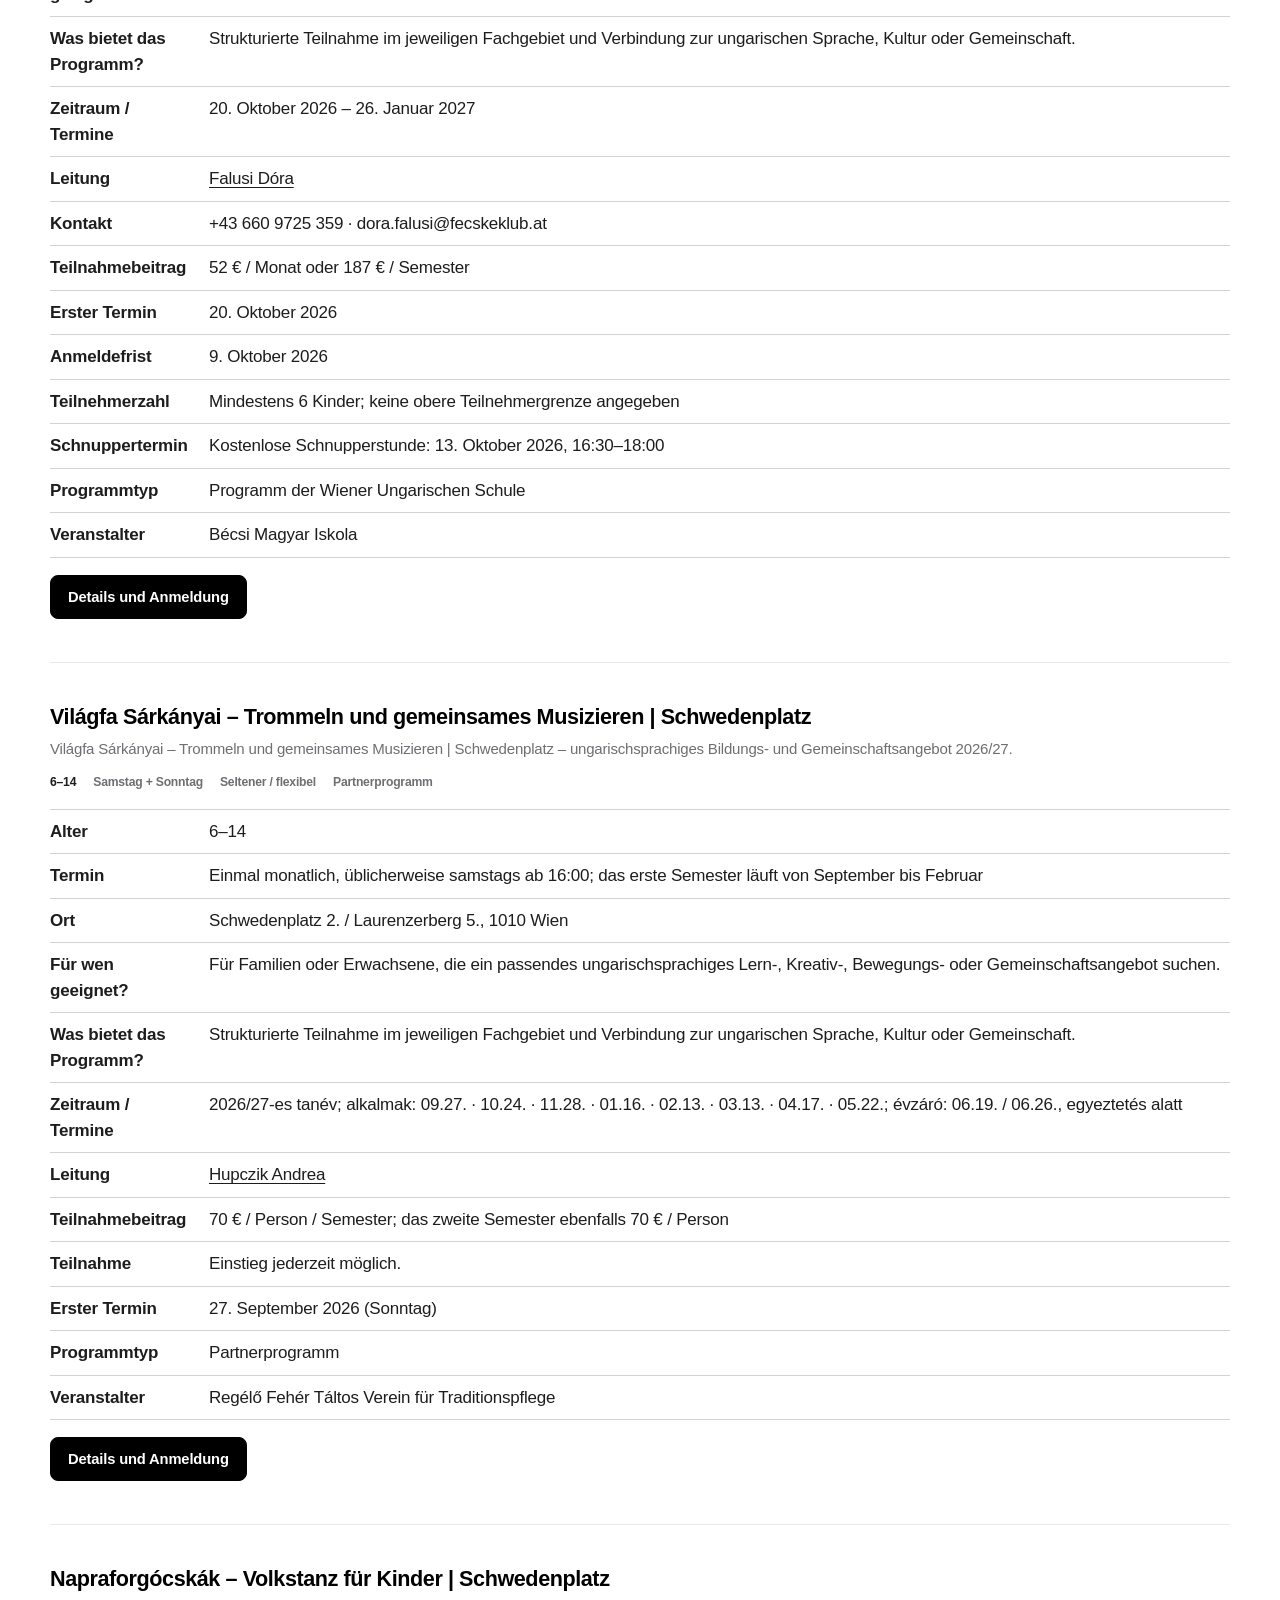
<file: de/programs.html>
<!doctype html>
<html lang="de-AT"><head><meta charset="utf-8"><meta name="viewport" content="width=device-width,initial-scale=1,viewport-fit=cover">
<title>Ungarische Kurse & Programme in Wien 2026/27 | Wiener Ungarische Schule</title><meta name="description" content="Alle aktuellen ungarischsprachigen Kurse und Programme der Wiener Ungarischen Schule und ihrer Partner für Kinder, Jugendliche und Erwachsene."><meta name="robots" content="index,follow,max-snippet:-1,max-image-preview:large">
<link rel="canonical" href="https://programvalaszto.magyariskola.at/de/programs.html">
<link rel="alternate" hreflang="hu-AT" href="https://programvalaszto.magyariskola.at/foglalkozasok.html"><link rel="alternate" hreflang="de-AT" href="https://programvalaszto.magyariskola.at/de/programs.html"><link rel="alternate" hreflang="en" href="https://programvalaszto.magyariskola.at/en/programs.html"><link rel="alternate" hreflang="x-default" href="https://programvalaszto.magyariskola.at/foglalkozasok.html">
<link rel="stylesheet" href="../styles.css?v=20260929-i18n"><link rel="stylesheet" href="../ui-20260821.css?v=human-editorial-v2"><link rel="stylesheet" href="../recommendation-polish.css?v=human-editorial-v3"><script type="application/ld+json">{"@context":"https://schema.org","@type":"CollectionPage","url":"https://programvalaszto.magyariskola.at/de/programs.html","name":"Ungarische Kurse und Programme in Wien 2026/27","inLanguage":"de-AT","about":{"@id":"https://www.magyariskola.at/#organization"}}</script><!-- ecosystem-authority-schema:start -->
<script type="application/ld+json">
{
  "@context": "https://schema.org",
  "@graph": [
    {
      "@type": "EducationalOrganization",
      "@id": "https://www.magyariskola.at/#organization",
      "name": "Bécsi Magyar Iskola",
      "alternateName": [
        "BMI",
        "Wiener Ungarische Schule",
        "WUS"
      ],
      "url": "https://www.magyariskola.at/",
      "foundingDate": "1987",
      "description": "Bécsi Magyar Iskola – magyar nyelvű oktatás, képzések, foglalkozások és rendezvények kicsiknek és nagyoknak Bécsben, Badenben és online. 1987 óta.",
      "areaServed": [
        {
          "@type": "City",
          "name": "Wien"
        },
        {
          "@type": "City",
          "name": "Baden bei Wien"
        }
      ],
      "knowsAbout": [
        "magyar nyelvű oktatás Bécsben",
        "magyar mint származási nyelv",
        "magyar mint idegen nyelv",
        "kétnyelvű gyermekek magyar nyelvi fejlesztése",
        "magyar írás és olvasás",
        "magyar szövegértés",
        "magyar szókincs",
        "magyar helyesírás és nyelvtan",
        "magyar beszéd és kommunikáció",
        "magyar irodalom",
        "magyar kultúra és honismeret"
      ],
      "audience": [
        {
          "@type": "PeopleAudience",
          "suggestedMinAge": 0,
          "suggestedMaxAge": 3,
          "audienceType": "kisgyermekek és szüleik"
        },
        {
          "@type": "PeopleAudience",
          "suggestedMinAge": 3,
          "suggestedMaxAge": 6,
          "audienceType": "óvodáskorú gyermekek"
        },
        {
          "@type": "PeopleAudience",
          "suggestedMinAge": 6,
          "suggestedMaxAge": 14,
          "audienceType": "iskoláskorú gyermekek"
        },
        {
          "@type": "PeopleAudience",
          "suggestedMinAge": 14,
          "suggestedMaxAge": 21,
          "audienceType": "fiatalok"
        },
        {
          "@type": "PeopleAudience",
          "audienceType": "felnőttek és családok"
        }
      ],
      "address": {
        "@type": "PostalAddress",
        "streetAddress": "Schwedenplatz 2/9",
        "postalCode": "1010",
        "addressLocality": "Wien",
        "addressCountry": "AT"
      },
      "sameAs": [
        "https://www.wikidata.org/wiki/Q141274560",
        "https://hu.wikipedia.org/wiki/B%C3%A9csi_Magyar_Iskola"
      ],
      "parentOrganization": {
        "@id": "https://www.kozpontiszovetseg.at/#organization"
      },
      "subjectOf": [
        {
          "@type": "WebPage",
          "url": "https://rolunk.at/fiatalok/delutani-iskola-a-bmi-ben/",
          "name": "Rólunk.at – Magyar oktatás délutáni iskolában a BMI-ben"
        },
        {
          "@type": "WebPage",
          "url": "https://rolunk.at/aktualis/beiratkozas-magyar-oktatasra-becsben/",
          "name": "Rólunk.at – Beiratkozás magyar oktatásra Bécsben"
        },
        {
          "@type": "CollectionPage",
          "url": "https://rolunk.at/tag/becsi-magyar-iskola/",
          "name": "Rólunk.at – Bécsi Magyar Iskola sajtóarchívum"
        },
        {
          "@type": "WebPage",
          "url": "https://www.magyariskola.at/magyar-nyelv-oktat%C3%A1s-b%C3%A9cs",
          "name": "Magyar nyelv oktatás Bécsben és Badenben"
        },
        {
          "@type": "WebPage",
          "url": "https://programvalaszto.magyariskola.at/",
          "name": "BMI Programválasztó"
        },
        {
          "@type": "CollectionPage",
          "url": "https://tanarok.magyariskola.at/",
          "name": "BMI Tanáraink és foglalkozásvezetőink"
        },
        {
          "@type": "DataCatalog",
          "@id": "https://okoszisztema.kozpontiszovetseg.at/forrasok/#catalog"
        }
      ]
    },
    {
      "@type": "Organization",
      "@id": "https://www.kozpontiszovetseg.at/#organization",
      "name": "Ausztriai Magyar Egyesületek és Szervezetek Központi Szövetsége",
      "url": "https://www.kozpontiszovetseg.at/",
      "foundingDate": "1980-02-09",
      "sameAs": [
        "https://www.wikidata.org/wiki/Q141274866",
        "https://hu.wikipedia.org/wiki/Ausztriai_Magyar_Egyes%C3%BCletek_%C3%A9s_Szervezetek_K%C3%B6zponti_Sz%C3%B6vets%C3%A9ge"
      ],
      "subOrganization": {
        "@id": "https://www.magyariskola.at/#organization"
      }
    },
    {
      "@type": "WebSite",
      "@id": "https://programvalaszto.magyariskola.at/#website",
      "url": "https://programvalaszto.magyariskola.at/",
      "name": "Bécsi Magyar Iskola – Programválasztó",
      "description": "A Bécsi Magyar Iskola magyar nyelvű oktatási, képzési, fejlesztő, művészeti, mozgásos, digitális és közösségi programjainak kereshető programválasztója.",
      "inLanguage": "hu-AT",
      "publisher": {
        "@id": "https://www.magyariskola.at/#organization"
      },
      "about": {
        "@id": "https://www.magyariskola.at/#organization"
      },
      "subjectOf": {
        "@id": "https://programvalaszto.magyariskola.at/ai-knowledge.html#knowledge"
      }
    },
    {
      "@type": "WebPage",
      "@id": "https://programvalaszto.magyariskola.at/ai-knowledge.html#knowledge",
      "url": "https://programvalaszto.magyariskola.at/ai-knowledge.html",
      "name": "Bécsi Magyar Iskola – Program Knowledge",
      "description": "Géppel olvasható tudásréteg a BMI magyar nyelvű oktatásának, programjainak, korosztályainak, helyszíneinek, időpontjainak és oktatói kapcsolatainak feloldásához.",
      "inLanguage": "hu-AT",
      "isPartOf": {
        "@id": "https://programvalaszto.magyariskola.at/#website"
      },
      "about": {
        "@id": "https://www.magyariskola.at/#organization"
      }
    },
    {
      "@type": "CollectionPage",
      "@id": "https://tanarok.magyariskola.at/#page",
      "url": "https://tanarok.magyariskola.at/",
      "name": "Bécsi Magyar Iskola – Tanáraink és foglalkozásvezetőink",
      "description": "A BMI tanárainak, pedagógusainak, szakoktatóinak és foglalkozásvezetőinek kereshető szakmai profilrendszere, program- és kompetenciakapcsolatokkal.",
      "inLanguage": "hu-AT",
      "about": {
        "@id": "https://www.magyariskola.at/#organization"
      }
    }
  ]
}
</script>
<!-- ecosystem-authority-schema:end -->
</head>
<body><header class="site-head"><div class="wrap head-in"><a class="brand" href="./"><img class="brand-logo" src="../bmi-header-logo.png" alt="Bécsi Magyar Iskola" width="168" height="83"><span><span class="n">Wiener Ungarische Schule</span><br><span class="s">2026 / 2027</span></span></a><nav class="nav"><a class="item" href="./">Start</a><a class="item" href="programs.html" aria-current="page">Alle Programme</a><a class="item" href="https://tanarok.magyariskola.at/de/">Pädagog:innen</a><a class="item" href="https://www.magyariskola.at/">Schule</a></nav><div class="lang-switcher" aria-label="Language"><span aria-hidden="true">🌐</span><a href="../foglalkozasok.html">HU</a><a href="../de/programs.html" aria-current="page">DE</a><a href="../en/programs.html">EN</a></div></div></header>
<main><section class="hero"><div class="wrap"><h1>Ungarische Kurse und Programme in Wien.</h1><p class="lead">Durchsuchen Sie das aktuelle Angebot nach Wochentag, Alter, Ort und Programmtyp. Namen von Eigenprogrammen bleiben im Original; praktische Angaben stammen aus derselben aktuellen Datenquelle wie die ungarische Version.</p></div></section><section class="section"><div class="wrap"><div class="section-head"><h2 id="count">29 <span class="headline-accent">Programme</span></h2></div><div class="filters" id="filters" aria-label="Programmfilter"><button class="fchip" data-filter="all" aria-pressed="true">Alle</button><button class="fchip" data-filter="hetfo">Mon</button><button class="fchip" data-filter="kedd">Tue</button><button class="fchip" data-filter="szerda">Wed</button><button class="fchip" data-filter="csutortok">Thu</button><button class="fchip" data-filter="pentek">Fri</button><button class="fchip" data-filter="szombat">Sat</button><button class="fchip" data-filter="vasarnap">Sun</button><button class="fchip" data-filter="rugalmas">Flexibel</button></div><div class="list" id="programList"></div></div></section></main>
<script src="../data.js?v=20260929"></script><script src="../zenebona-program.js?v=20260830-critical-final"></script><script src="../program-i18n.js?v=20260929"></script><script src="../catalog.js?v=20260929-i18n"></script><script src="../teacher-links.js?v=20260929-i18n"></script></body></html>
</file>
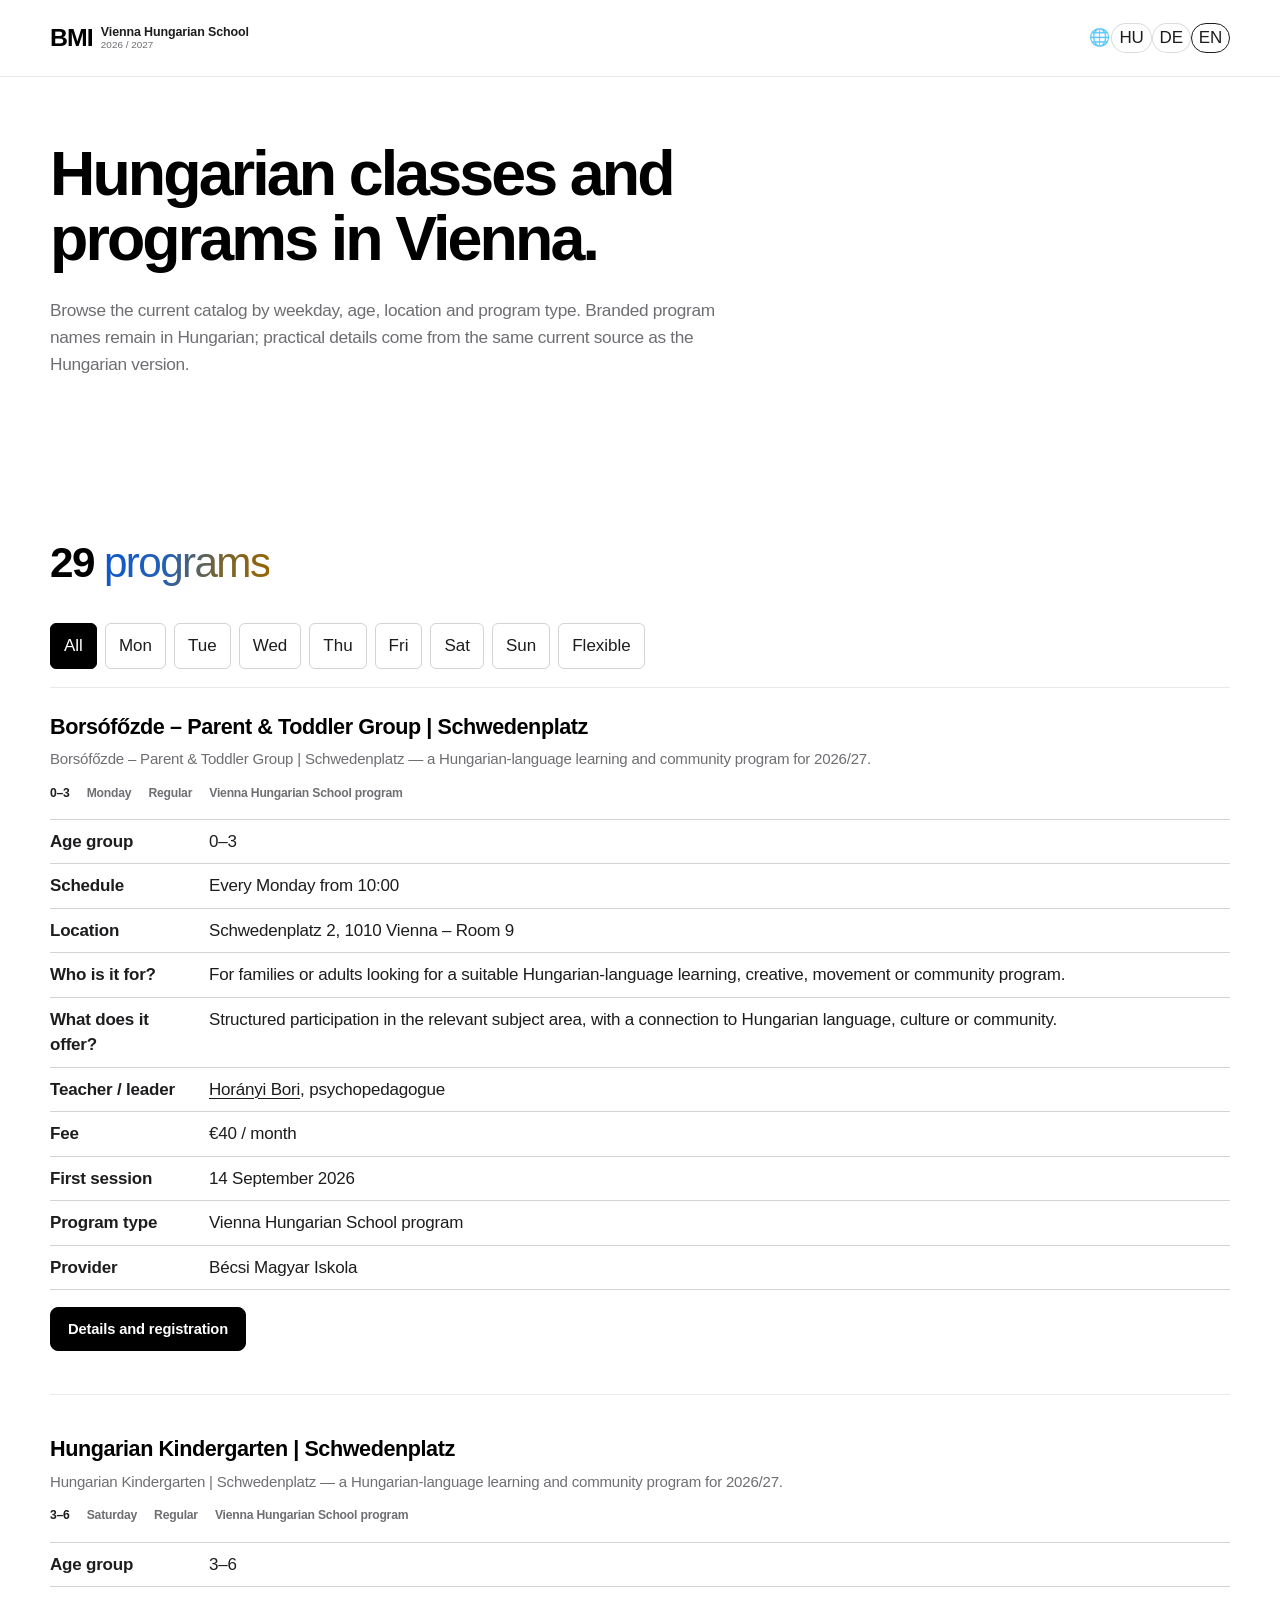
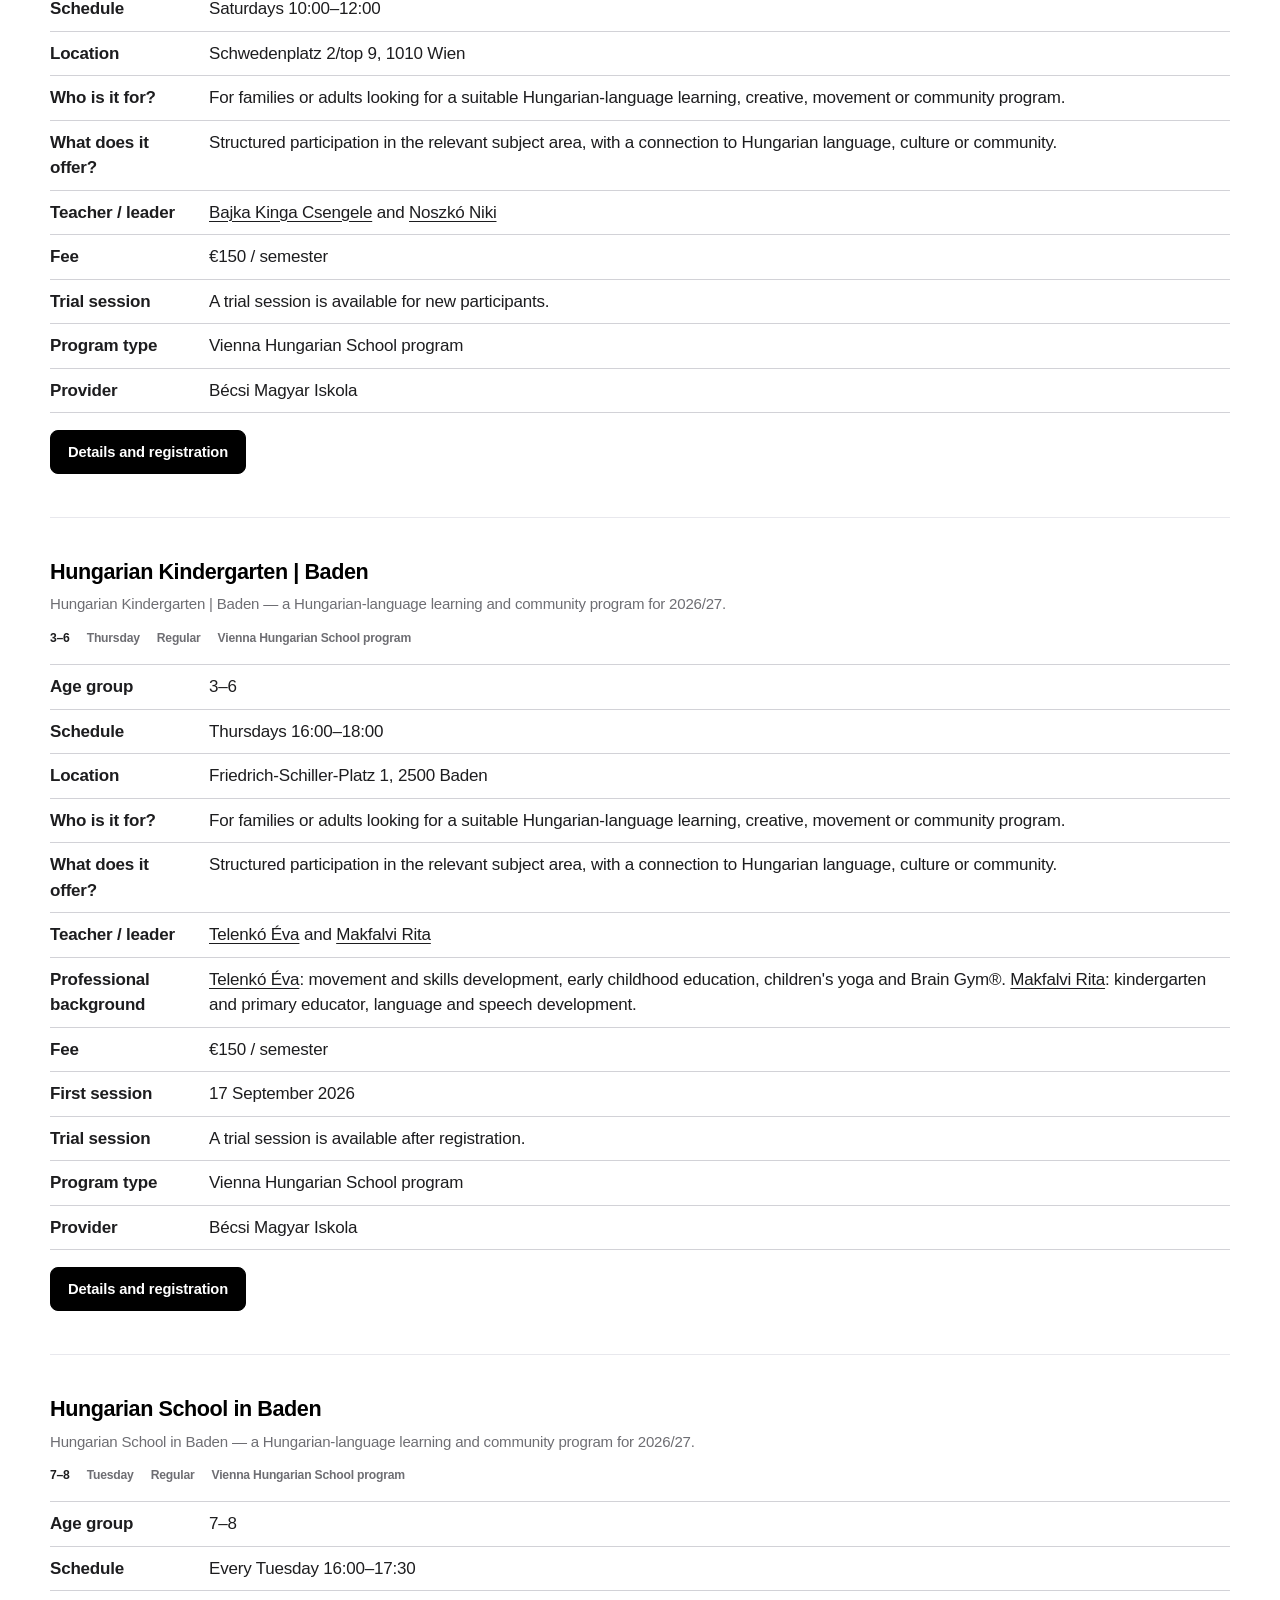
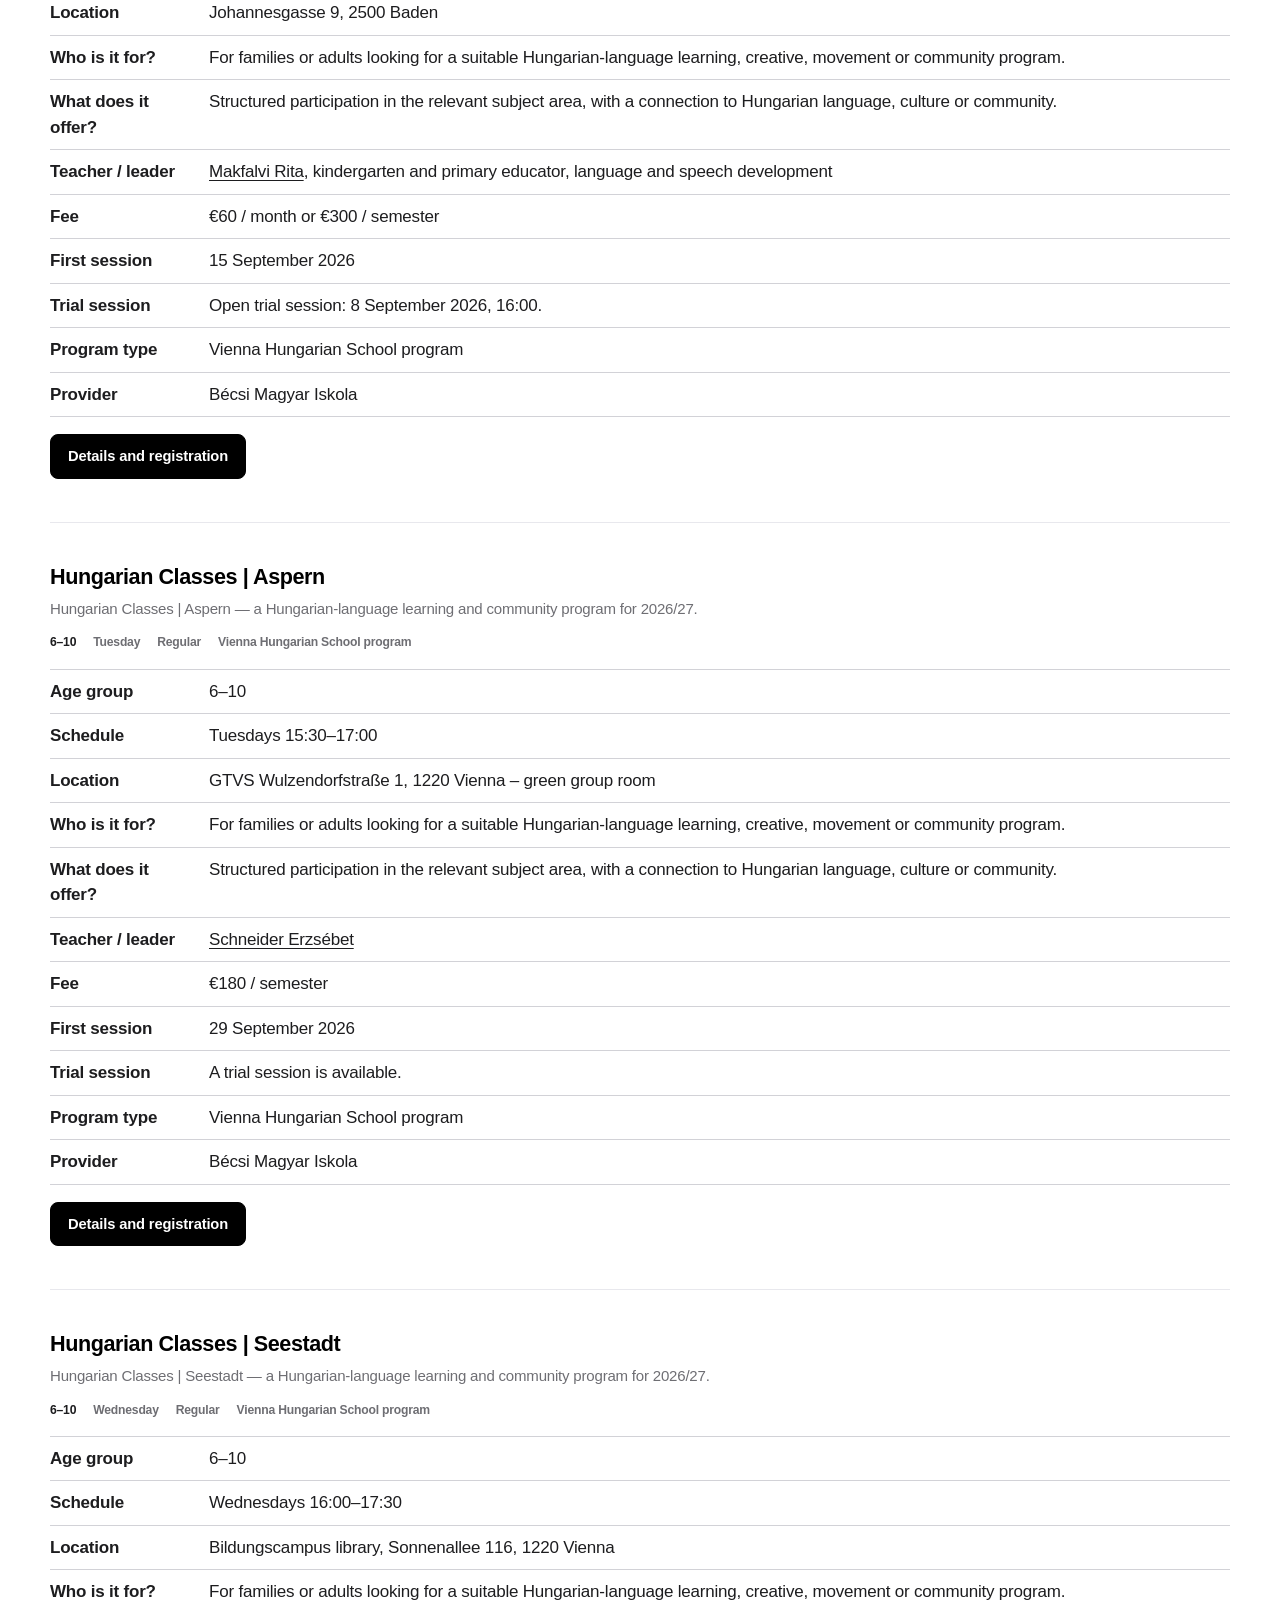
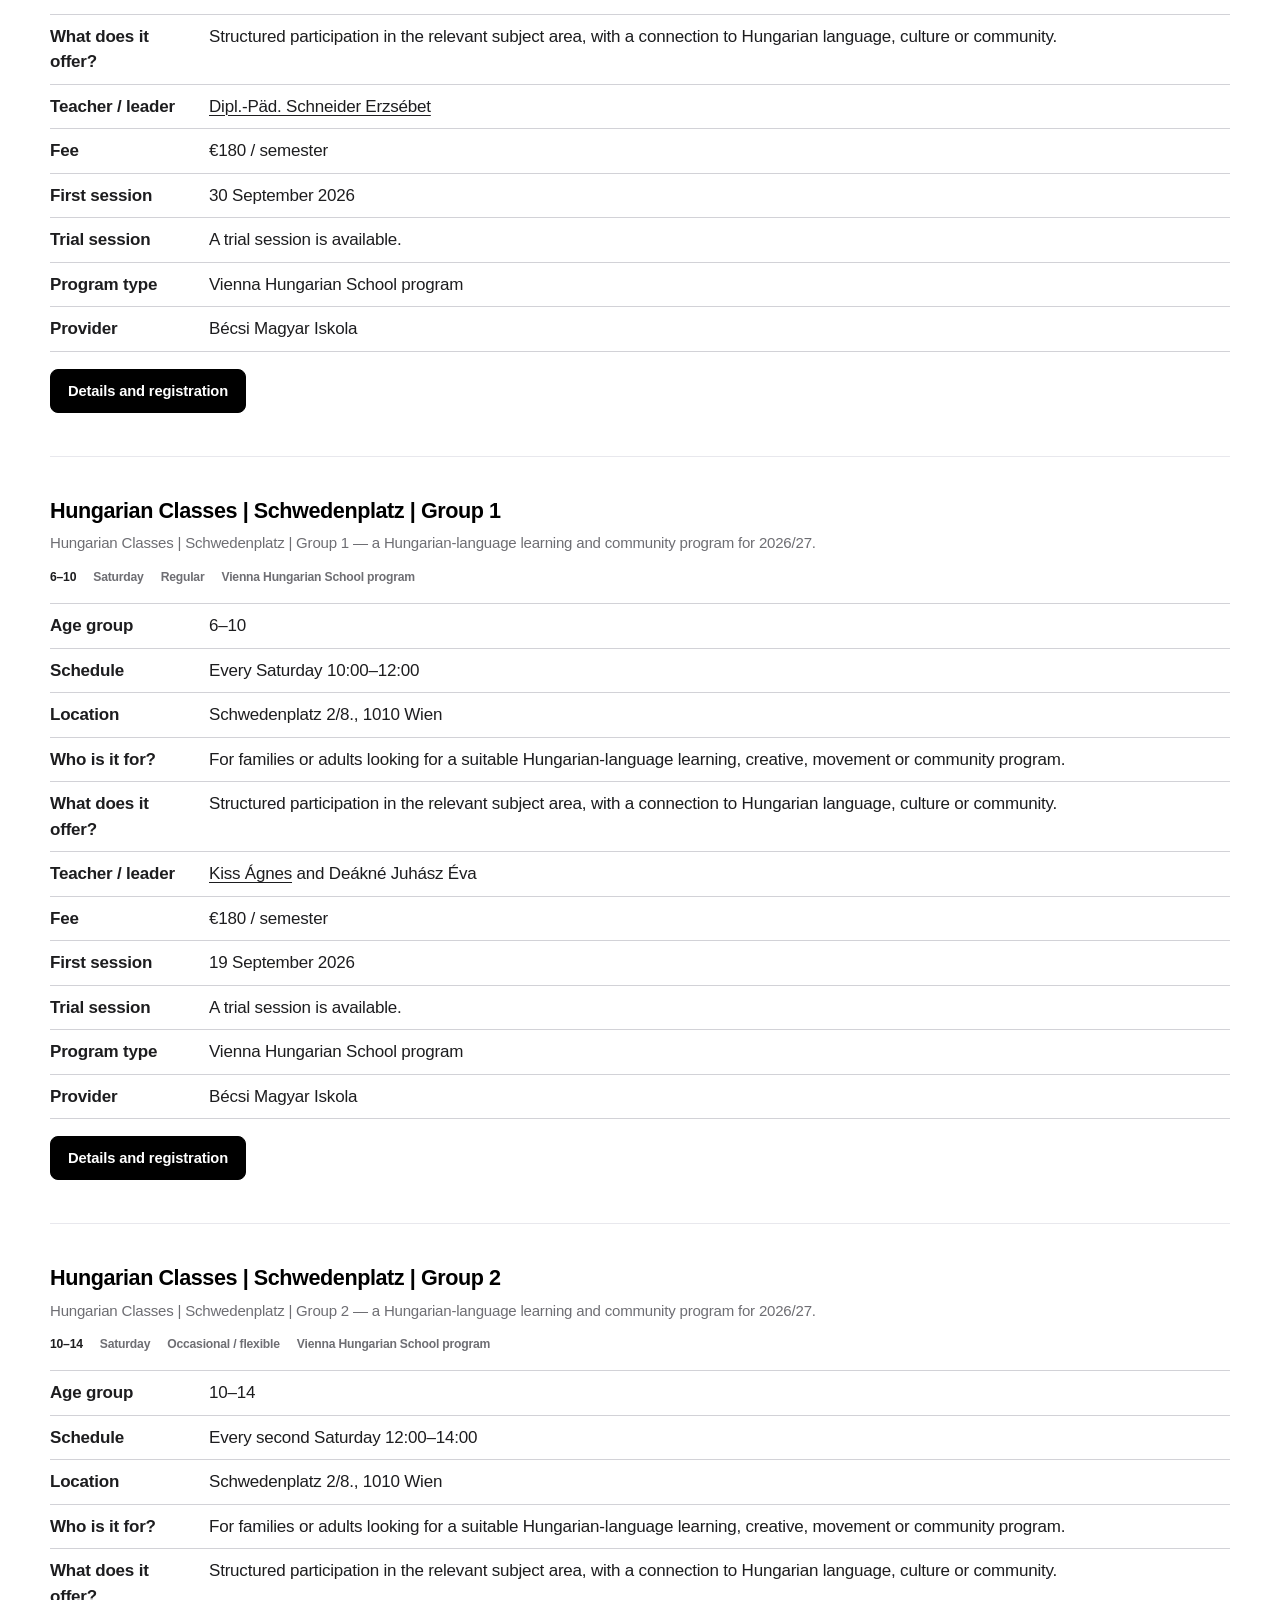
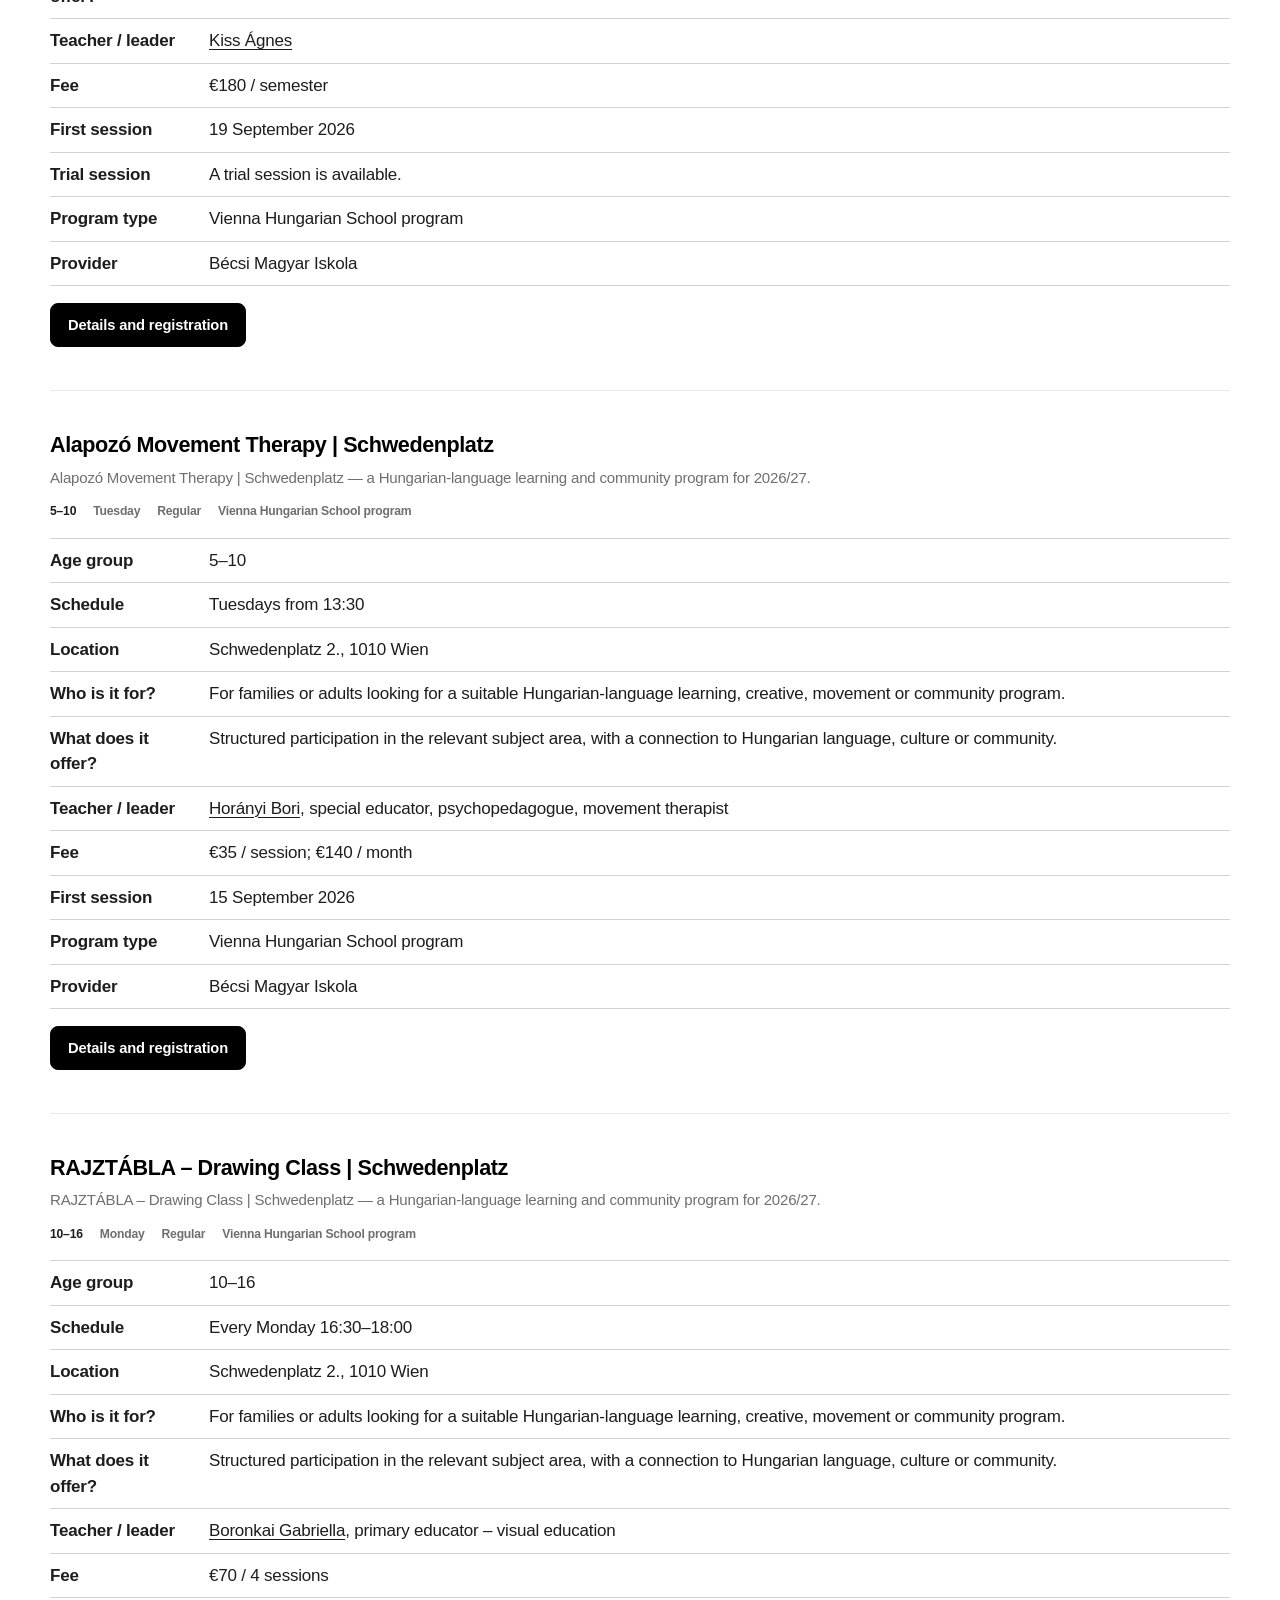
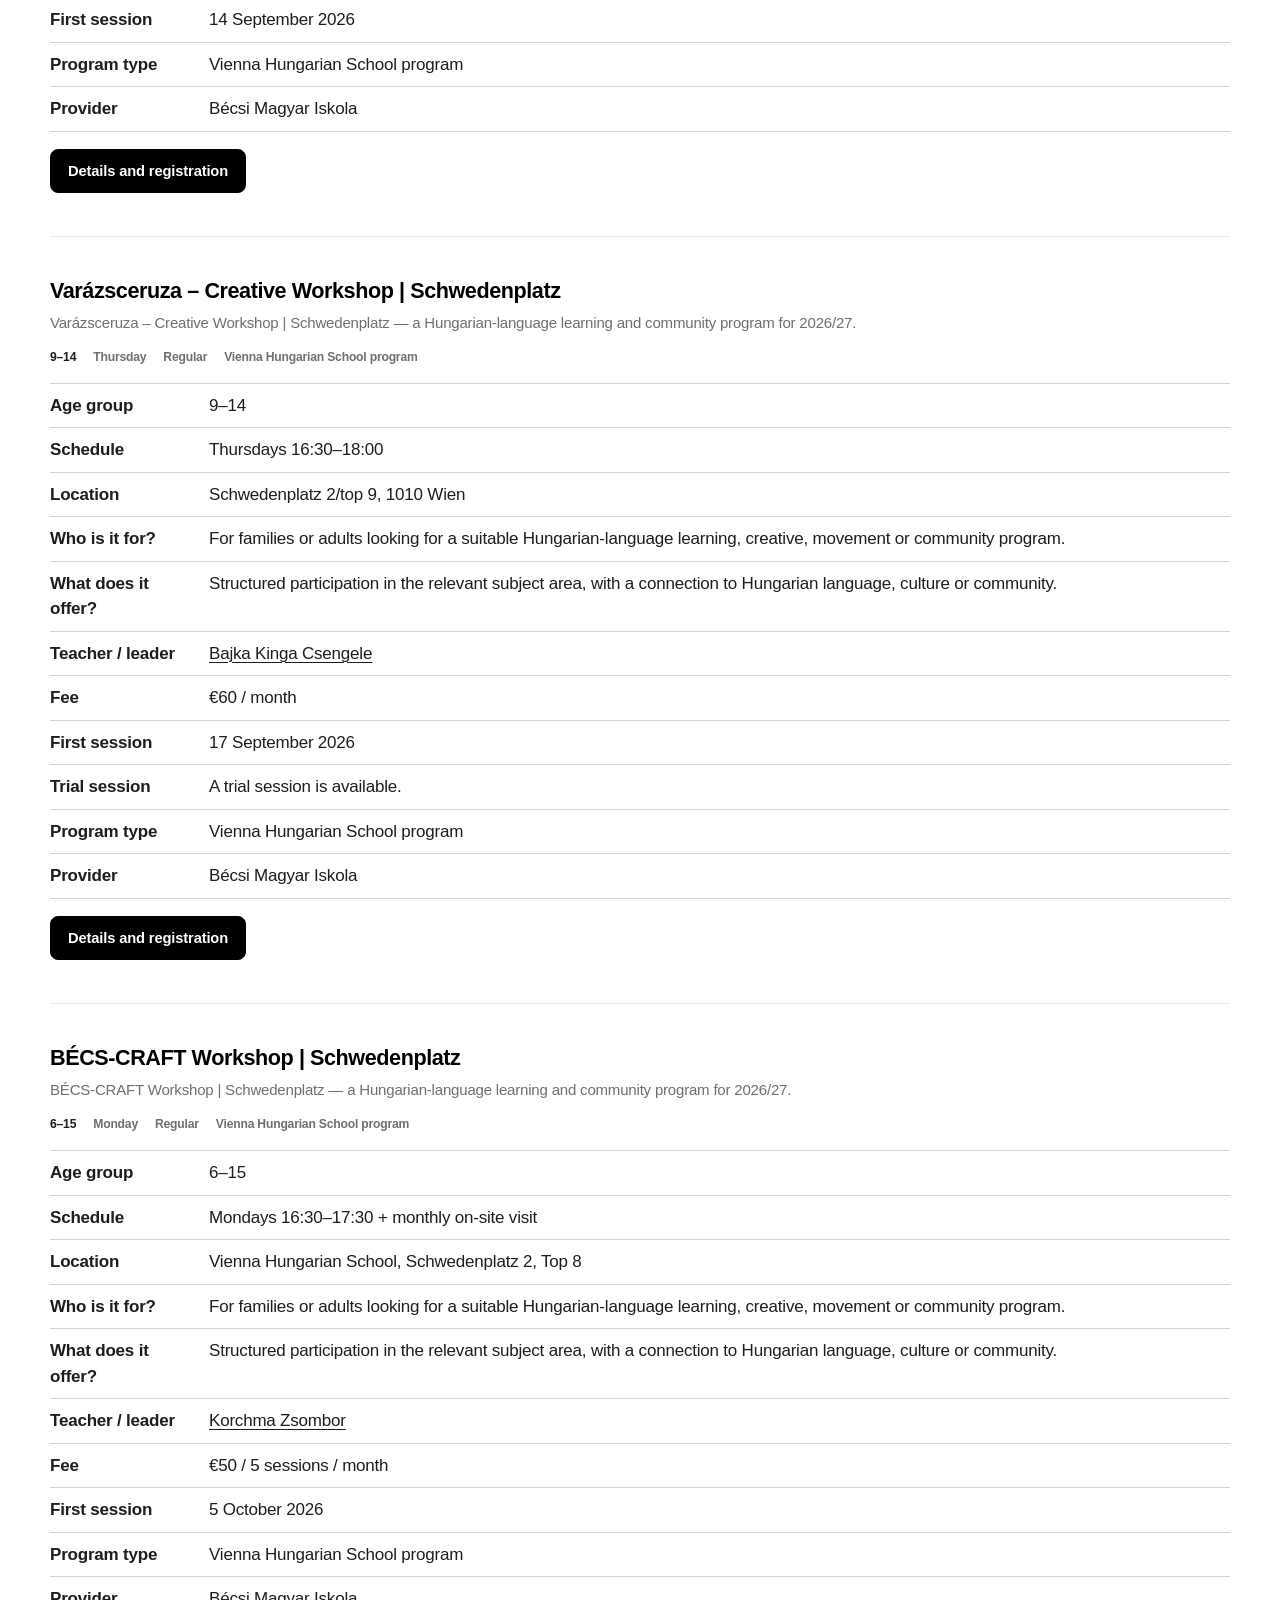
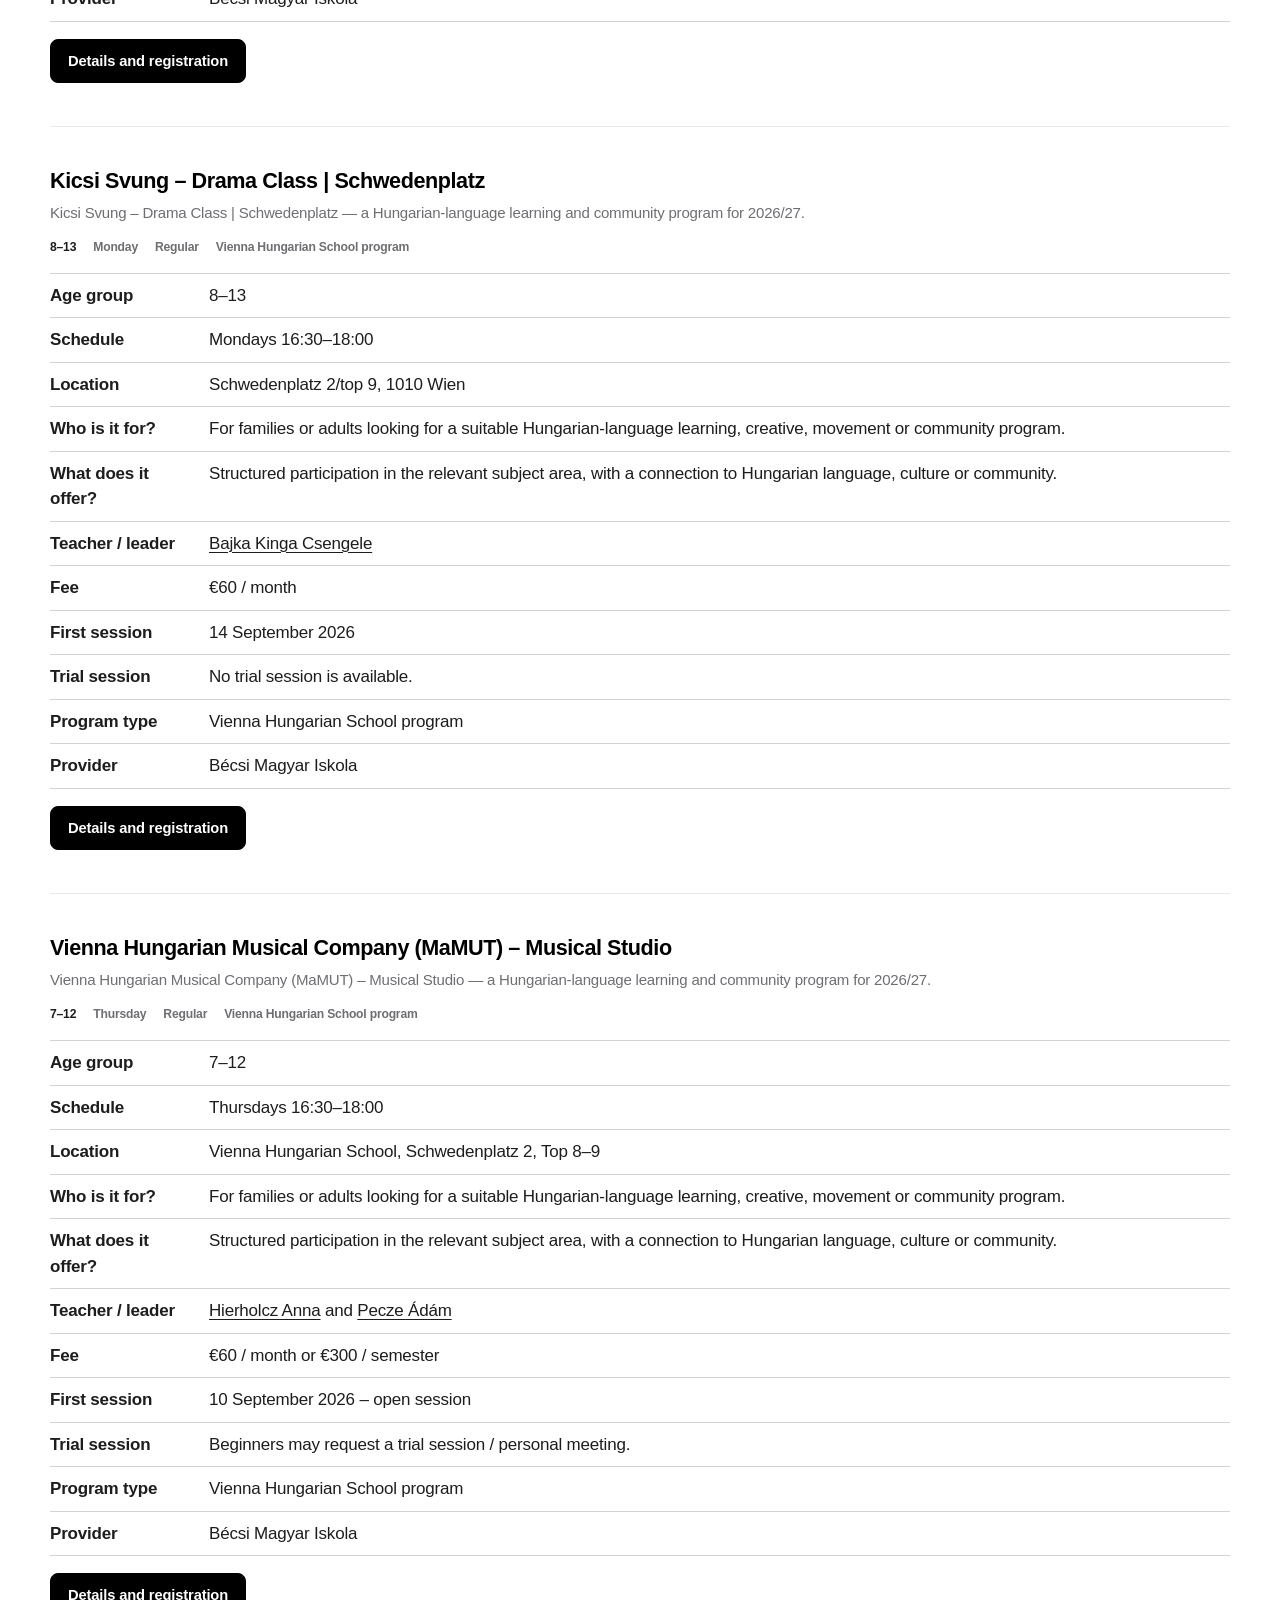
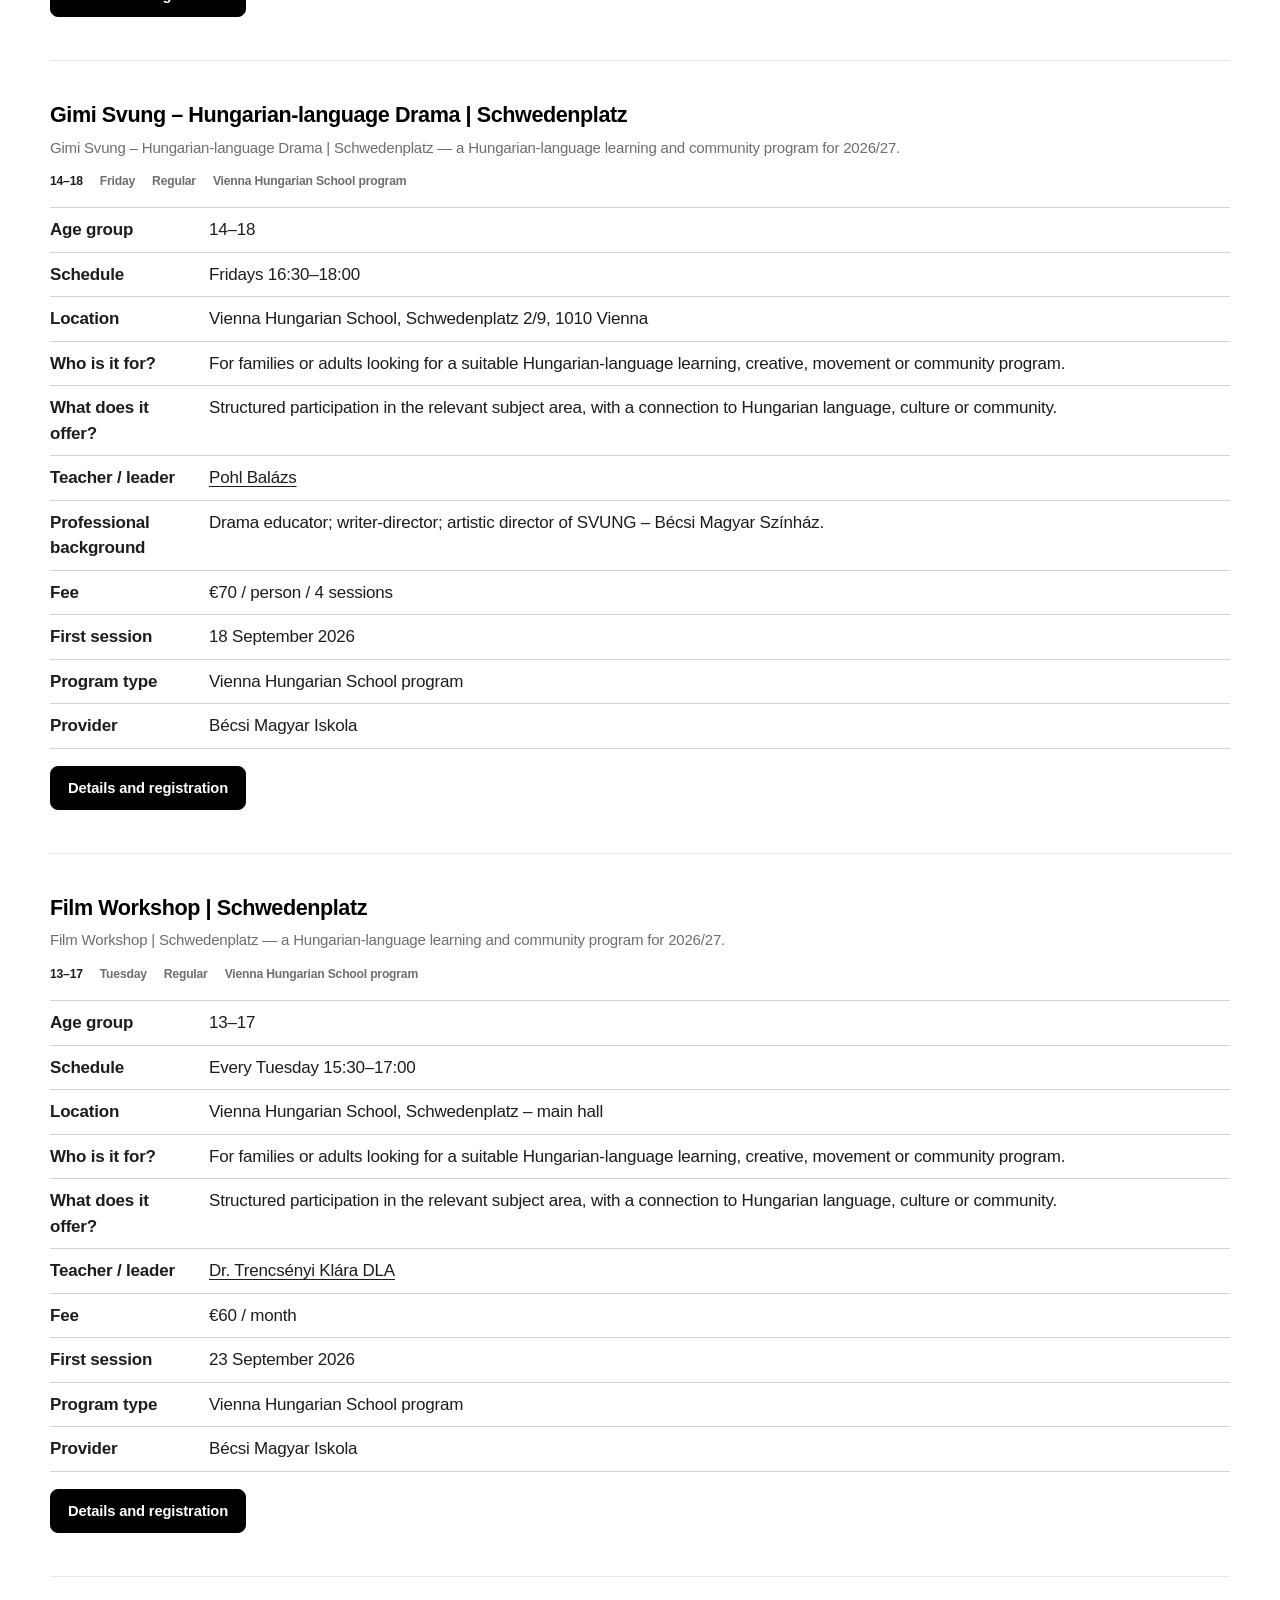
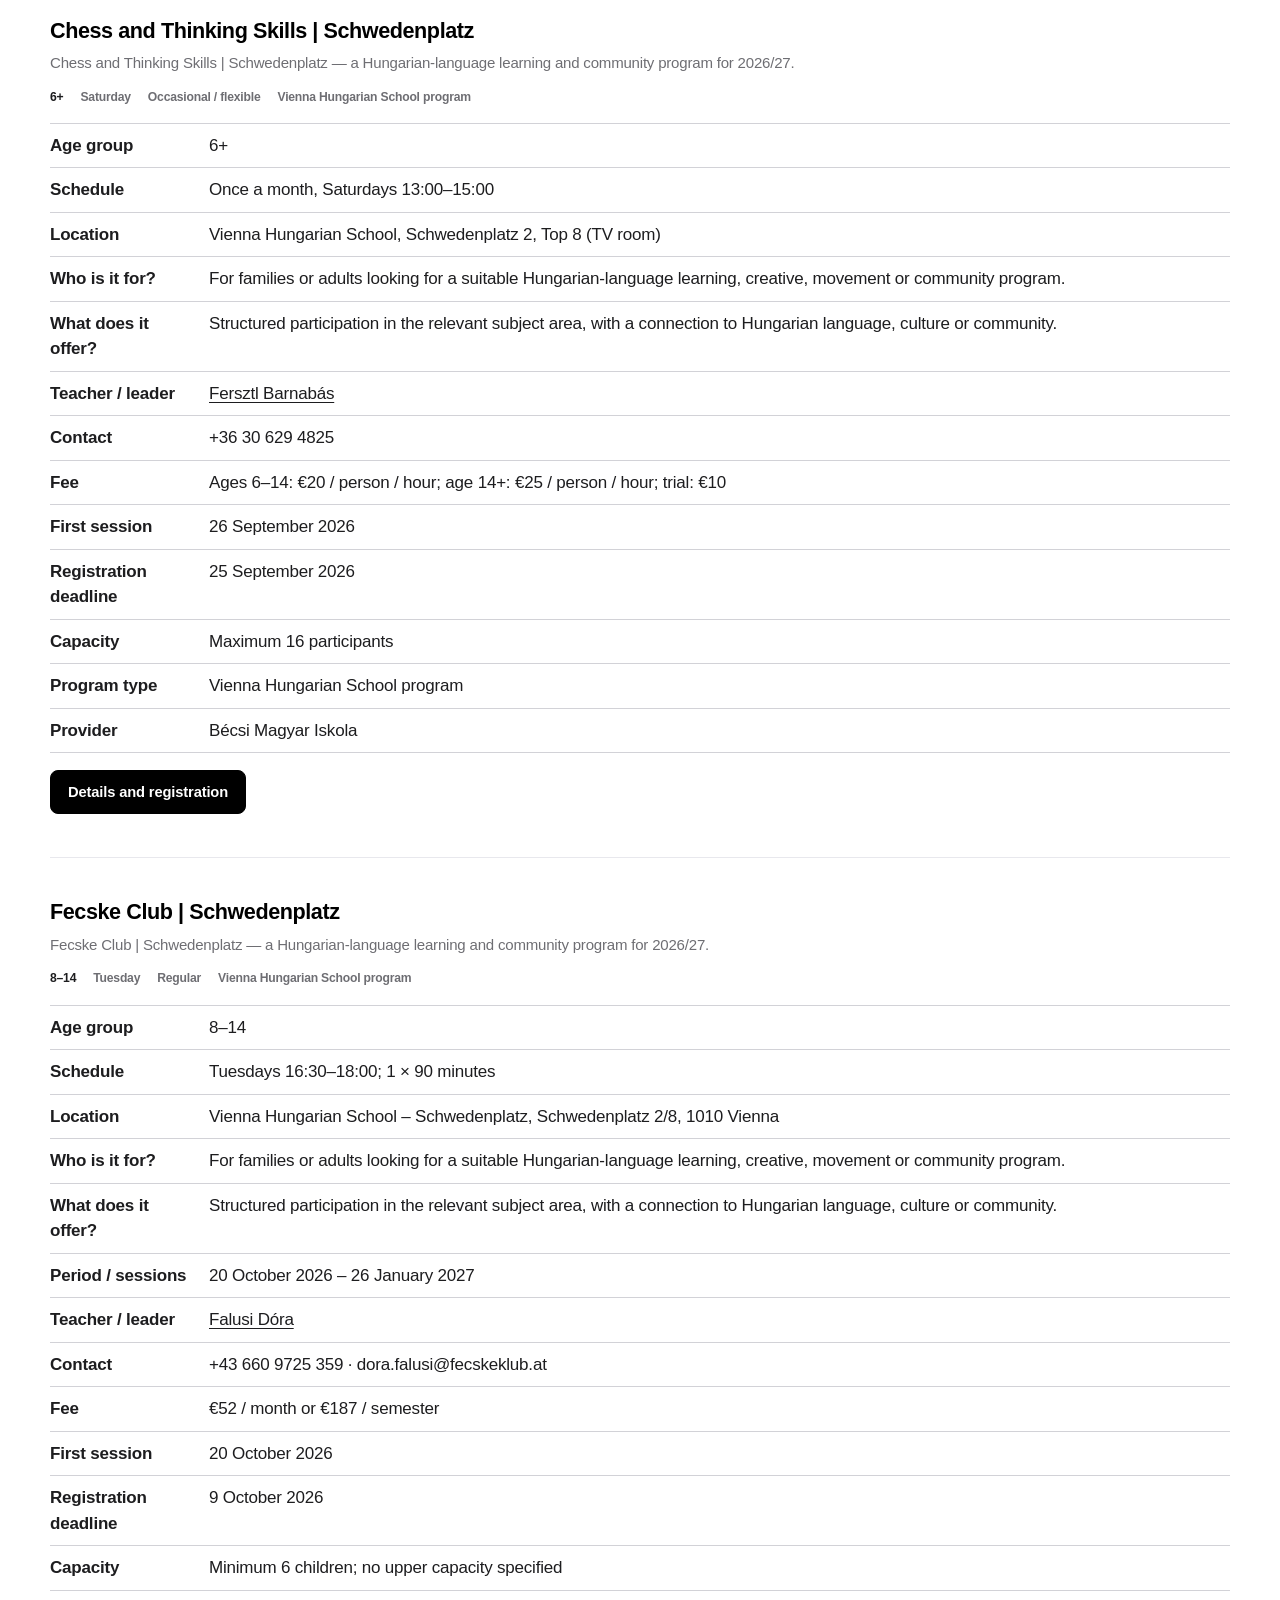
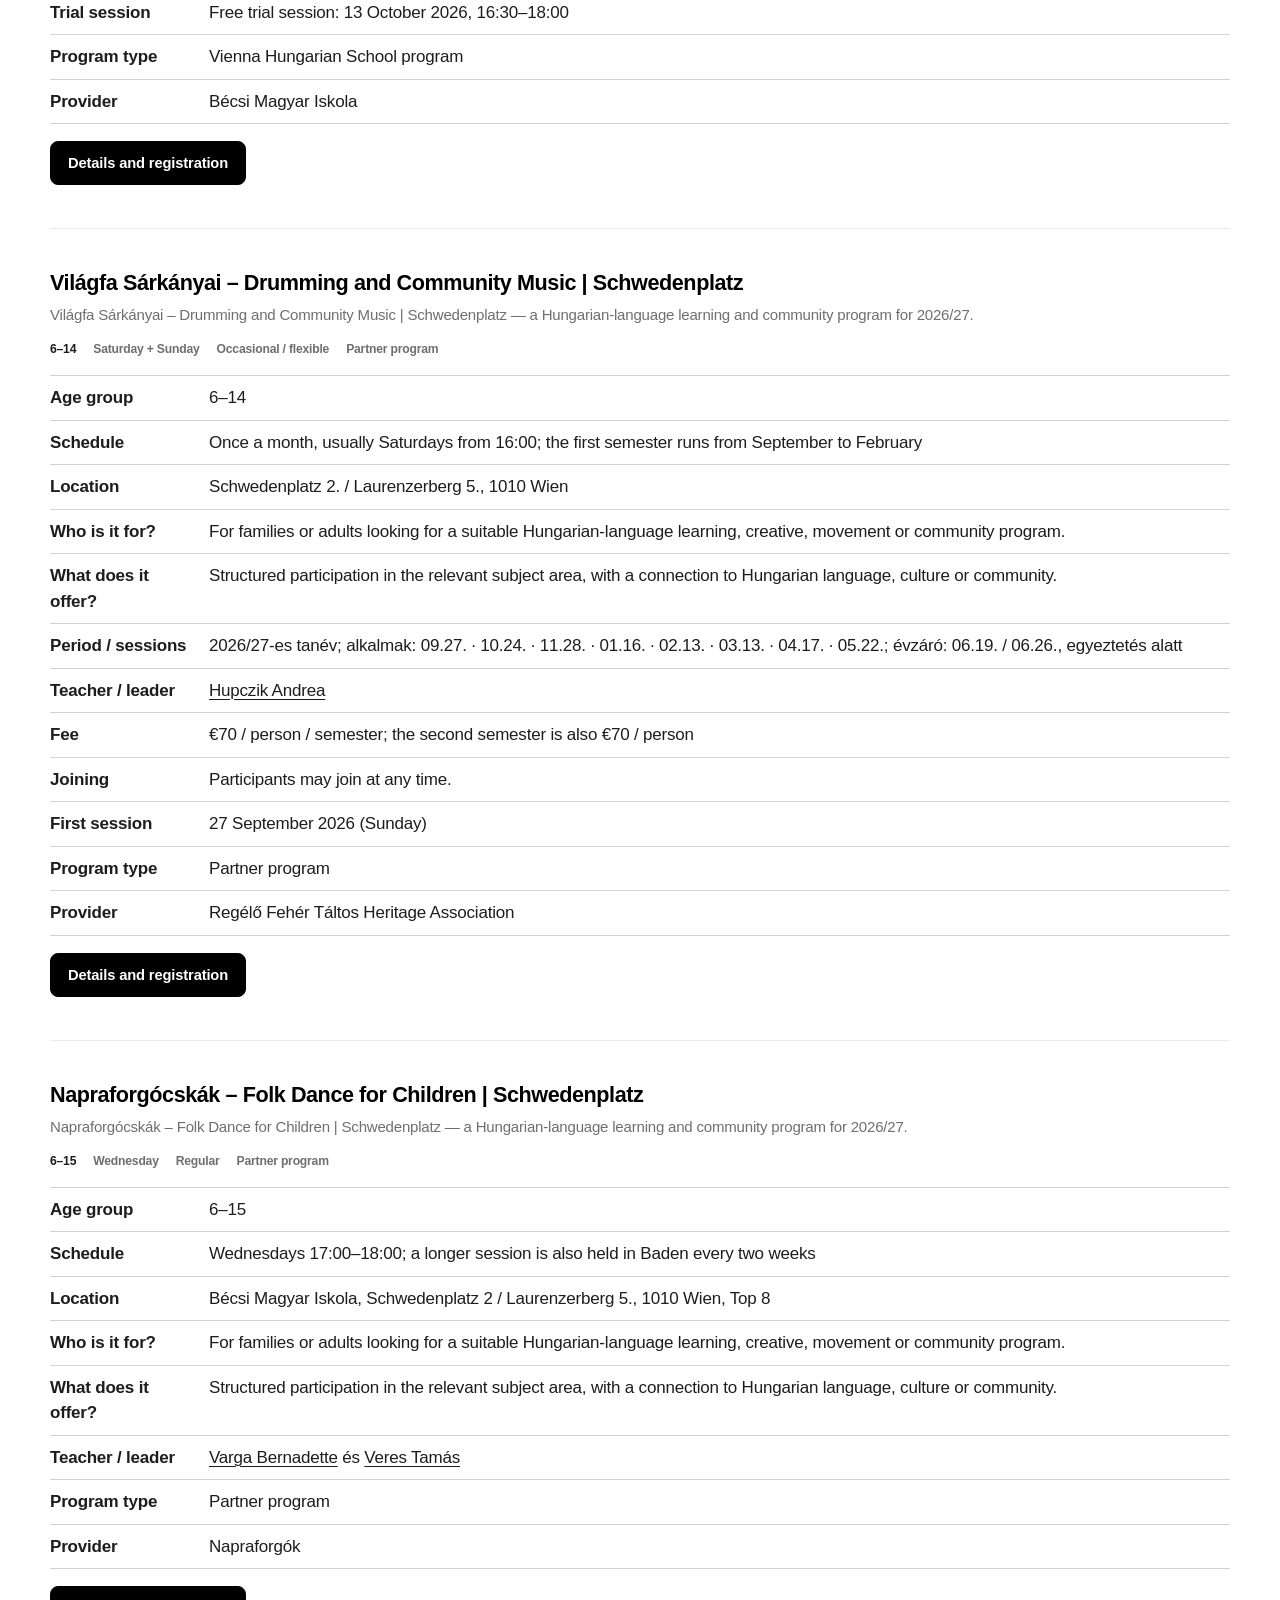
<file: en/programs.html>
<!doctype html>
<html lang="en"><head><meta charset="utf-8"><meta name="viewport" content="width=device-width,initial-scale=1,viewport-fit=cover">
<title>Hungarian Classes & Programs in Vienna 2026/27 | Vienna Hungarian School</title><meta name="description" content="Browse current Hungarian-language classes and programs in Vienna for children, teenagers and adults from the Vienna Hungarian School and partners."><meta name="robots" content="index,follow,max-snippet:-1,max-image-preview:large">
<link rel="canonical" href="https://programvalaszto.magyariskola.at/en/programs.html">
<link rel="alternate" hreflang="hu-AT" href="https://programvalaszto.magyariskola.at/foglalkozasok.html"><link rel="alternate" hreflang="de-AT" href="https://programvalaszto.magyariskola.at/de/programs.html"><link rel="alternate" hreflang="en" href="https://programvalaszto.magyariskola.at/en/programs.html"><link rel="alternate" hreflang="x-default" href="https://programvalaszto.magyariskola.at/foglalkozasok.html">
<link rel="stylesheet" href="../styles.css?v=20260929-i18n"><link rel="stylesheet" href="../ui-20260821.css?v=human-editorial-v2"><link rel="stylesheet" href="../recommendation-polish.css?v=human-editorial-v3"><script type="application/ld+json">{"@context":"https://schema.org","@type":"CollectionPage","url":"https://programvalaszto.magyariskola.at/en/programs.html","name":"Hungarian Classes and Programs in Vienna 2026/27","inLanguage":"en","about":{"@id":"https://www.magyariskola.at/#organization"}}</script><!-- ecosystem-authority-schema:start -->
<script type="application/ld+json">
{
  "@context": "https://schema.org",
  "@graph": [
    {
      "@type": "EducationalOrganization",
      "@id": "https://www.magyariskola.at/#organization",
      "name": "Bécsi Magyar Iskola",
      "alternateName": [
        "BMI",
        "Wiener Ungarische Schule",
        "WUS"
      ],
      "url": "https://www.magyariskola.at/",
      "foundingDate": "1987",
      "description": "Bécsi Magyar Iskola – magyar nyelvű oktatás, képzések, foglalkozások és rendezvények kicsiknek és nagyoknak Bécsben, Badenben és online. 1987 óta.",
      "areaServed": [
        {
          "@type": "City",
          "name": "Wien"
        },
        {
          "@type": "City",
          "name": "Baden bei Wien"
        }
      ],
      "knowsAbout": [
        "magyar nyelvű oktatás Bécsben",
        "magyar mint származási nyelv",
        "magyar mint idegen nyelv",
        "kétnyelvű gyermekek magyar nyelvi fejlesztése",
        "magyar írás és olvasás",
        "magyar szövegértés",
        "magyar szókincs",
        "magyar helyesírás és nyelvtan",
        "magyar beszéd és kommunikáció",
        "magyar irodalom",
        "magyar kultúra és honismeret"
      ],
      "audience": [
        {
          "@type": "PeopleAudience",
          "suggestedMinAge": 0,
          "suggestedMaxAge": 3,
          "audienceType": "kisgyermekek és szüleik"
        },
        {
          "@type": "PeopleAudience",
          "suggestedMinAge": 3,
          "suggestedMaxAge": 6,
          "audienceType": "óvodáskorú gyermekek"
        },
        {
          "@type": "PeopleAudience",
          "suggestedMinAge": 6,
          "suggestedMaxAge": 14,
          "audienceType": "iskoláskorú gyermekek"
        },
        {
          "@type": "PeopleAudience",
          "suggestedMinAge": 14,
          "suggestedMaxAge": 21,
          "audienceType": "fiatalok"
        },
        {
          "@type": "PeopleAudience",
          "audienceType": "felnőttek és családok"
        }
      ],
      "address": {
        "@type": "PostalAddress",
        "streetAddress": "Schwedenplatz 2/9",
        "postalCode": "1010",
        "addressLocality": "Wien",
        "addressCountry": "AT"
      },
      "sameAs": [
        "https://www.wikidata.org/wiki/Q141274560",
        "https://hu.wikipedia.org/wiki/B%C3%A9csi_Magyar_Iskola"
      ],
      "parentOrganization": {
        "@id": "https://www.kozpontiszovetseg.at/#organization"
      },
      "subjectOf": [
        {
          "@type": "WebPage",
          "url": "https://rolunk.at/fiatalok/delutani-iskola-a-bmi-ben/",
          "name": "Rólunk.at – Magyar oktatás délutáni iskolában a BMI-ben"
        },
        {
          "@type": "WebPage",
          "url": "https://rolunk.at/aktualis/beiratkozas-magyar-oktatasra-becsben/",
          "name": "Rólunk.at – Beiratkozás magyar oktatásra Bécsben"
        },
        {
          "@type": "CollectionPage",
          "url": "https://rolunk.at/tag/becsi-magyar-iskola/",
          "name": "Rólunk.at – Bécsi Magyar Iskola sajtóarchívum"
        },
        {
          "@type": "WebPage",
          "url": "https://www.magyariskola.at/magyar-nyelv-oktat%C3%A1s-b%C3%A9cs",
          "name": "Magyar nyelv oktatás Bécsben és Badenben"
        },
        {
          "@type": "WebPage",
          "url": "https://programvalaszto.magyariskola.at/",
          "name": "BMI Programválasztó"
        },
        {
          "@type": "CollectionPage",
          "url": "https://tanarok.magyariskola.at/",
          "name": "BMI Tanáraink és foglalkozásvezetőink"
        },
        {
          "@type": "DataCatalog",
          "@id": "https://okoszisztema.kozpontiszovetseg.at/forrasok/#catalog"
        }
      ]
    },
    {
      "@type": "Organization",
      "@id": "https://www.kozpontiszovetseg.at/#organization",
      "name": "Ausztriai Magyar Egyesületek és Szervezetek Központi Szövetsége",
      "url": "https://www.kozpontiszovetseg.at/",
      "foundingDate": "1980-02-09",
      "sameAs": [
        "https://www.wikidata.org/wiki/Q141274866",
        "https://hu.wikipedia.org/wiki/Ausztriai_Magyar_Egyes%C3%BCletek_%C3%A9s_Szervezetek_K%C3%B6zponti_Sz%C3%B6vets%C3%A9ge"
      ],
      "subOrganization": {
        "@id": "https://www.magyariskola.at/#organization"
      }
    },
    {
      "@type": "WebSite",
      "@id": "https://programvalaszto.magyariskola.at/#website",
      "url": "https://programvalaszto.magyariskola.at/",
      "name": "Bécsi Magyar Iskola – Programválasztó",
      "description": "A Bécsi Magyar Iskola magyar nyelvű oktatási, képzési, fejlesztő, művészeti, mozgásos, digitális és közösségi programjainak kereshető programválasztója.",
      "inLanguage": "hu-AT",
      "publisher": {
        "@id": "https://www.magyariskola.at/#organization"
      },
      "about": {
        "@id": "https://www.magyariskola.at/#organization"
      },
      "subjectOf": {
        "@id": "https://programvalaszto.magyariskola.at/ai-knowledge.html#knowledge"
      }
    },
    {
      "@type": "WebPage",
      "@id": "https://programvalaszto.magyariskola.at/ai-knowledge.html#knowledge",
      "url": "https://programvalaszto.magyariskola.at/ai-knowledge.html",
      "name": "Bécsi Magyar Iskola – Program Knowledge",
      "description": "Géppel olvasható tudásréteg a BMI magyar nyelvű oktatásának, programjainak, korosztályainak, helyszíneinek, időpontjainak és oktatói kapcsolatainak feloldásához.",
      "inLanguage": "hu-AT",
      "isPartOf": {
        "@id": "https://programvalaszto.magyariskola.at/#website"
      },
      "about": {
        "@id": "https://www.magyariskola.at/#organization"
      }
    },
    {
      "@type": "CollectionPage",
      "@id": "https://tanarok.magyariskola.at/#page",
      "url": "https://tanarok.magyariskola.at/",
      "name": "Bécsi Magyar Iskola – Tanáraink és foglalkozásvezetőink",
      "description": "A BMI tanárainak, pedagógusainak, szakoktatóinak és foglalkozásvezetőinek kereshető szakmai profilrendszere, program- és kompetenciakapcsolatokkal.",
      "inLanguage": "hu-AT",
      "about": {
        "@id": "https://www.magyariskola.at/#organization"
      }
    }
  ]
}
</script>
<!-- ecosystem-authority-schema:end -->
</head>
<body><header class="site-head"><div class="wrap head-in"><a class="brand" href="./"><img class="brand-logo" src="../bmi-header-logo.png" alt="Bécsi Magyar Iskola" width="168" height="83"><span><span class="n">Vienna Hungarian School</span><br><span class="s">2026 / 2027</span></span></a><nav class="nav"><a class="item" href="./">Home</a><a class="item" href="programs.html" aria-current="page">All programs</a><a class="item" href="https://tanarok.magyariskola.at/en/">Teachers</a><a class="item" href="https://www.magyariskola.at/">School</a></nav><div class="lang-switcher" aria-label="Language"><span aria-hidden="true">🌐</span><a href="../foglalkozasok.html">HU</a><a href="../de/programs.html">DE</a><a href="../en/programs.html" aria-current="page">EN</a></div></div></header>
<main><section class="hero"><div class="wrap"><h1>Hungarian classes and programs in Vienna.</h1><p class="lead">Browse the current catalog by weekday, age, location and program type. Branded program names remain in Hungarian; practical details come from the same current source as the Hungarian version.</p></div></section><section class="section"><div class="wrap"><div class="section-head"><h2 id="count">29 <span class="headline-accent">programs</span></h2></div><div class="filters" id="filters" aria-label="Program filters"><button class="fchip" data-filter="all" aria-pressed="true">All</button><button class="fchip" data-filter="hetfo">Mon</button><button class="fchip" data-filter="kedd">Tue</button><button class="fchip" data-filter="szerda">Wed</button><button class="fchip" data-filter="csutortok">Thu</button><button class="fchip" data-filter="pentek">Fri</button><button class="fchip" data-filter="szombat">Sat</button><button class="fchip" data-filter="vasarnap">Sun</button><button class="fchip" data-filter="rugalmas">Flexible</button></div><div class="list" id="programList"></div></div></section></main>
<script src="../data.js?v=20260929"></script><script src="../zenebona-program.js?v=20260830-critical-final"></script><script src="../program-i18n.js?v=20260929"></script><script src="../catalog.js?v=20260929-i18n"></script><script src="../teacher-links.js?v=20260929-i18n"></script></body></html>
</file>
<file: styles.css>
/* BMIPROGRAM — neutral structural foundation, 2026/27
   Visual decisions live in ui-20260821.css. This file contains restrained layout and component primitives only. */
:root{
  --ink:#1d1d1f;
  --muted:#6e6e73;
  --paper:#ffffff;
  --soft:#f5f5f7;
  --line:#d2d2d7;
  --radius:8px;
  --radius-sm:6px;
  --max:1180px;
}
*{box-sizing:border-box}
html{scroll-behavior:smooth;-webkit-text-size-adjust:100%}
body{margin:0;background:var(--paper);color:var(--ink);font-family:-apple-system,BlinkMacSystemFont,"SF Pro Text","SF Pro Display","Helvetica Neue",Helvetica,Arial,sans-serif;font-size:16px;line-height:1.58;-webkit-font-smoothing:antialiased}
img,svg{max-width:100%;height:auto}
a{color:inherit;text-decoration-thickness:.08em;text-underline-offset:.18em}
button,input,select,textarea{font:inherit}
[hidden]{display:none!important}
.wrap{width:min(calc(100% - 40px),var(--max));margin-inline:auto}
.skip-link{position:fixed;left:12px;top:12px;z-index:1000;transform:translateY(-180%);padding:10px 14px;border-radius:var(--radius);background:#000;color:#fff;font-weight:700}
.skip-link:focus{transform:none}
.site-head{position:sticky;top:0;z-index:100;background:#fff;border-bottom:1px solid var(--line)}
.head-in{min-height:76px;display:flex;align-items:center;justify-content:space-between;gap:20px}
.head-in::after{content:none!important;display:none!important}
.brand{display:flex;align-items:center;gap:11px;color:var(--ink);text-decoration:none;min-width:0}
.brand img{flex:0 0 auto}
.brand .n{font-weight:700;letter-spacing:-.015em}
.brand .s{font-size:.78rem;color:var(--muted)}
.nav{display:flex;align-items:center;gap:8px}
.nav .item{padding:10px 8px;text-decoration:none;color:var(--ink);font-size:.94rem;font-weight:600}
.jubilee-link{white-space:nowrap}
.btn{display:inline-flex;align-items:center;justify-content:center;gap:8px;min-height:44px;padding:10px 17px;border:1px solid #000;border-radius:var(--radius);background:#000;color:#fff;text-decoration:none;font-weight:700;cursor:pointer}
.btn.ghost{background:#fff;color:#000;border-color:var(--line)}
.menu-btn{display:none;border:1px solid var(--line);background:#fff;color:var(--ink);border-radius:var(--radius-sm);padding:9px 13px;font-weight:700}
.drawer{display:none;border-top:1px solid var(--line);background:#fff}
.drawer.open{display:block}
.drawer .wrap{padding-block:9px 16px}
.drawer a{display:block;padding:11px 2px;border-bottom:1px solid var(--line);color:var(--ink);text-decoration:none;font-weight:600}
.hero{padding:76px 0 58px;background:#fff}
.eyebrow,.kicker{display:inline-flex;align-items:center;gap:7px;color:var(--muted);font-weight:700;letter-spacing:.02em;font-size:.84rem}
.hero h1{max-width:900px;margin:15px 0 20px;font-size:clamp(2.35rem,6.2vw,4.8rem);line-height:.98;letter-spacing:-.055em}
.hero h1 .hl{position:relative;color:inherit}
.headline-accent{color:#0B57D0;font-weight:560}
@supports ((-webkit-background-clip:text) or (background-clip:text)){
  .headline-accent{background:linear-gradient(105deg,#0B57D0 0%,#245FB5 38%,#78642D 70%,#9A6400 100%);-webkit-background-clip:text;background-clip:text;color:transparent;-webkit-text-fill-color:transparent}
}
@media(forced-colors:active){.headline-accent{background:none;color:CanvasText;-webkit-text-fill-color:CanvasText}}
main p strong{color:var(--ink);font-weight:650}
.lead{max-width:800px;margin:0;color:var(--muted);font-size:clamp(1.03rem,1.8vw,1.25rem);line-height:1.65}
.hero-actions{display:flex;flex-wrap:wrap;gap:10px;margin-top:28px}
.stats{display:grid;grid-template-columns:repeat(4,1fr);gap:0;margin-top:42px}
.stat{padding:18px 20px;background:transparent;border:0}
.stat b{display:block;font-size:1.65rem;line-height:1.1;color:#000}
.stat span{display:block;margin-top:4px;color:var(--muted);font-size:.9rem}
.section{padding:70px 0;background:#fff}
.section.tint{background:var(--soft)}
.section-head{max-width:760px;margin-bottom:28px}
.section-head h2{margin:7px 0 10px;font-size:clamp(1.75rem,3.7vw,2.8rem);line-height:1.08;letter-spacing:-.035em}
.section-head p{margin:0;color:var(--muted);font-size:1.05rem}
.tiles{display:grid;grid-template-columns:repeat(4,minmax(0,1fr));gap:14px}
.tile{display:flex;flex-direction:column;min-height:170px;padding:21px;border:1px solid var(--line);border-radius:0;background:#fff;color:var(--ink);text-decoration:none}
.tile .em{font-size:1.8rem;margin-bottom:14px}
.tile b{font-size:1.06rem}
.tile>span:last-child{margin-top:5px;color:var(--muted);font-size:.93rem}
.prog{display:flex;gap:7px;margin:18px 0 22px}
.prog i{display:block;width:44px;height:5px;border-radius:0;background:var(--line)}
.prog i.on{background:#000}
#wizard{min-height:250px}
.wizard-card{padding:26px;border:1px solid var(--line);border-radius:0;background:#fff}
.wizard-card h3{margin:0 0 8px;font-size:1.42rem}
.wizard-card p{margin:0 0 18px;color:var(--muted)}
.choice-grid{display:grid;grid-template-columns:repeat(2,minmax(0,1fr));gap:10px}
.choice{width:100%;padding:14px 15px;border:1px solid var(--line);border-radius:var(--radius-sm);background:#fff;color:var(--ink);text-align:left;font-weight:600;cursor:pointer}
.wizard-nav{display:flex;justify-content:space-between;gap:10px;flex-wrap:wrap}
.result-grid{display:grid;grid-template-columns:repeat(3,minmax(0,1fr));gap:12px}
.result-card{padding:18px;border:1px solid var(--line);border-radius:0;background:#fff}
.result-card b{display:block;margin-bottom:5px}
.result-when{display:block;color:var(--muted);font-size:.9rem;margin:4px 0 10px}
.result-reason{font-size:.92rem}
.filters{display:flex;flex-wrap:wrap;gap:8px;margin:20px 0 18px}
.fchip{border:1px solid var(--line);background:#fff;color:var(--ink);border-radius:var(--radius-sm);padding:9px 13px;font-weight:600;cursor:pointer}
.count{color:var(--muted);font-weight:600}
.list{display:grid;gap:15px}
.item{padding:24px;border:1px solid var(--line);border-radius:0;background:#fff}
.item h3{margin:0 0 2px;font-size:1.35rem;line-height:1.25}
.item h3 a{text-decoration:none;color:var(--ink)}
.sub{color:var(--muted);font-size:.94rem}
.chips{display:flex;flex-wrap:wrap;gap:7px;margin-top:13px}
.chip{display:inline-flex;align-items:center;padding:6px 10px;border-radius:0;background:var(--soft);color:var(--ink);font-size:.8rem;font-weight:700}
.chip.age{background:var(--soft);color:var(--ink)}
.desc{color:var(--muted)}
.kv{list-style:none;margin:17px 0 0;padding:0;border-top:1px solid var(--line)}
.kv li{display:grid;grid-template-columns:minmax(95px,145px) 1fr;gap:14px;padding:9px 0;border-bottom:1px solid var(--line)}
.kv .k{font-weight:700;color:var(--ink)}
.bio{margin-top:16px;padding:15px 16px;border-radius:0;background:var(--soft);border:1px solid var(--line)}
.bio p{margin:5px 0 0}
.press{font-size:.9rem;color:var(--muted)}
.press span{font-weight:700;color:var(--ink)}
.site-foot{padding:46px 0 30px;background:#000;color:#d2d2d7}
.site-foot a{color:#fff}
.site-foot h4{margin:0 0 10px;color:#fff}
.foot-cols{display:grid;grid-template-columns:1.3fr 1fr 1fr;gap:32px}
.site-foot>div>p{color:#86868b;font-size:.85rem}
.footer-trust{margin-top:28px;padding-top:24px;border-top:1px solid #333}
.footer-trust p{color:#d2d2d7}
.official-note{max-width:900px}
.trust-links{display:flex;flex-wrap:wrap;gap:8px 16px;margin:12px 0}
.creator-credit{margin-bottom:0}
.faq,.faq-list{display:grid;gap:12px}
.faq details,.faq-item,details.faq{padding:17px 19px;border:1px solid var(--line);border-radius:0;background:#fff}
.faq summary,.faq-item summary,details.faq summary{cursor:pointer;font-weight:700}
.faq details p,.faq-item p,details.faq p{color:var(--muted)}
.faq-contact{margin-top:30px}
section[id]{scroll-margin-top:92px}
:focus-visible{outline:3px solid #000;outline-offset:3px}
@media(max-width:1120px){
  .nav{display:none}.menu-btn{display:inline-flex;margin-left:auto}
  .tiles{grid-template-columns:repeat(2,minmax(0,1fr))}.stats{grid-template-columns:repeat(2,minmax(0,1fr))}
  .result-grid{grid-template-columns:1fr}.foot-cols{grid-template-columns:1fr 1fr}.hero{padding-top:56px}
}
@media(max-width:640px){
  .wrap{width:min(calc(100% - 28px),var(--max))}.head-in{min-height:68px;gap:10px}.brand .s{display:none}
  .hero{padding:46px 0 42px}.hero h1{font-size:clamp(2.15rem,12vw,3.3rem)}.hero-actions{align-items:stretch}.hero-actions .btn{width:100%}
  .section{padding:50px 0}.tiles,.choice-grid,.stats,.foot-cols{grid-template-columns:1fr}.tile{min-height:0}.item{padding:18px}.kv li{grid-template-columns:1fr;gap:2px}
  .stat{padding:15px 17px}.wizard-card{padding:19px}.site-foot{padding-top:36px}
}
@media(prefers-reduced-motion:reduce){html{scroll-behavior:auto}*,*:before,*:after{transition:none!important;animation:none!important}}
.brand-logo{display:block;width:150px;max-height:54px;height:auto;flex:0 0 auto;object-fit:contain;object-position:left center}
@media(max-width:640px){.brand-logo{width:118px;max-height:44px}}

/* Contextual vector icon system — semantic, monochrome, no emoji/pseudo-font glyphs. */
.site-head .nav .item,.site-head .nav .btn,.site-head .drawer a{position:relative!important}
.site-head .nav .item{padding-left:22px!important}
.site-head .drawer a{padding-left:30px!important}
.site-head .nav a::after,.site-head .drawer a::after,.hero-actions a::before,.stat::before,a.tile::after{content:"";display:block;background-color:currentColor;-webkit-mask-repeat:no-repeat;mask-repeat:no-repeat;-webkit-mask-position:center;mask-position:center;-webkit-mask-size:contain;mask-size:contain;opacity:.72}
.site-head .nav a::after,.site-head .drawer a::after{position:absolute;width:14px;height:14px;left:0;top:50%;transform:translateY(-50%)}
.site-head a[href="index.html"]::after{--vicon:url("data:image/svg+xml,%3Csvg xmlns='http://www.w3.org/2000/svg' viewBox='0 0 24 24' fill='none' stroke='black' stroke-width='1.8' stroke-linecap='round' stroke-linejoin='round'%3E%3Cpath d='M12 3l1.55 4.45L18 9l-4.45 1.55L12 15l-1.55-4.45L6 9l4.45-1.55L12 3Z'/%3E%3C/svg%3E");-webkit-mask-image:var(--vicon);mask-image:var(--vicon)}
.site-head a[href="foglalkozasok.html"]::after{--vicon:url("data:image/svg+xml,%3Csvg xmlns='http://www.w3.org/2000/svg' viewBox='0 0 24 24' fill='none' stroke='black' stroke-width='1.8'%3E%3Crect x='4' y='4' width='6' height='6' rx='1'/%3E%3Crect x='14' y='4' width='6' height='6' rx='1'/%3E%3Crect x='4' y='14' width='6' height='6' rx='1'/%3E%3Crect x='14' y='14' width='6' height='6' rx='1'/%3E%3C/svg%3E");-webkit-mask-image:var(--vicon);mask-image:var(--vicon)}
.site-head a[href="korosztalyok.html"]::after{--vicon:url("data:image/svg+xml,%3Csvg xmlns='http://www.w3.org/2000/svg' viewBox='0 0 24 24' fill='none' stroke='black' stroke-width='1.8' stroke-linecap='round'%3E%3Ccircle cx='9' cy='8' r='3'/%3E%3Cpath d='M3.5 19c.5-3 2.5-5 5.5-5s5 2 5.5 5'/%3E%3Ccircle cx='17' cy='9' r='2.3'/%3E%3Cpath d='M15.5 14.5c2.7-.3 4.7 1.4 5 4'/%3E%3C/svg%3E");-webkit-mask-image:var(--vicon);mask-image:var(--vicon)}
.site-head a[href="gyik.html"]::after{--vicon:url("data:image/svg+xml,%3Csvg xmlns='http://www.w3.org/2000/svg' viewBox='0 0 24 24' fill='none' stroke='black' stroke-width='1.8' stroke-linecap='round'%3E%3Ccircle cx='12' cy='12' r='9'/%3E%3Cpath d='M9.7 9a2.5 2.5 0 0 1 4.7 1.2c0 2-2.4 2.3-2.4 4M12 17.5h.01'/%3E%3C/svg%3E");-webkit-mask-image:var(--vicon);mask-image:var(--vicon)}
.site-head a[href*="tortenetunk"]::after{--vicon:url("data:image/svg+xml,%3Csvg xmlns='http://www.w3.org/2000/svg' viewBox='0 0 24 24' fill='none' stroke='black' stroke-width='1.8' stroke-linejoin='round'%3E%3Cpath d='M12 3l2.2 4.4L19 8.1l-3.5 3.4.8 4.8L12 14l-4.3 2.3.8-4.8L5 8.1l4.8-.7L12 3Z'/%3E%3C/svg%3E");-webkit-mask-image:var(--vicon);mask-image:var(--vicon)}
.site-head a[href*="2026.magyariskola.at"]::after{--vicon:url("data:image/svg+xml,%3Csvg xmlns='http://www.w3.org/2000/svg' viewBox='0 0 24 24' fill='none' stroke='black' stroke-width='1.8' stroke-linecap='round' stroke-linejoin='round'%3E%3Cpath d='M6 3h8l4 4v14H6zM14 3v5h5M9 12h6M9 16h6'/%3E%3C/svg%3E");-webkit-mask-image:var(--vicon);mask-image:var(--vicon)}
.site-head .nav .btn{padding-left:38px!important}.site-head .nav .btn::after{left:16px!important;background-color:#fff;opacity:.9}
.site-head .drawer a[href="https://www.magyariskola.at"]::after{--vicon:url("data:image/svg+xml,%3Csvg xmlns='http://www.w3.org/2000/svg' viewBox='0 0 24 24' fill='none' stroke='black' stroke-width='1.8' stroke-linecap='round' stroke-linejoin='round'%3E%3Cpath d='M4 5.5A3.5 3.5 0 0 1 7.5 2H11v17H7.5A3.5 3.5 0 0 0 4 22zM20 5.5A3.5 3.5 0 0 0 16.5 2H13v17h3.5A3.5 3.5 0 0 1 20 22z'/%3E%3C/svg%3E");-webkit-mask-image:var(--vicon);mask-image:var(--vicon)}
.hero-actions a::before{width:16px;height:16px;flex:0 0 16px;opacity:.9}
.hero-actions a[href="#kereso"]::before{--vicon:url("data:image/svg+xml,%3Csvg xmlns='http://www.w3.org/2000/svg' viewBox='0 0 24 24' fill='none' stroke='black' stroke-width='1.9' stroke-linecap='round' stroke-linejoin='round'%3E%3Cpath d='M5 12h13M14 7l5 5-5 5'/%3E%3C/svg%3E");-webkit-mask-image:var(--vicon);mask-image:var(--vicon)}
.hero-actions a[href="foglalkozasok.html"]::before{--vicon:url("data:image/svg+xml,%3Csvg xmlns='http://www.w3.org/2000/svg' viewBox='0 0 24 24' fill='none' stroke='black' stroke-width='1.8' stroke-linecap='round'%3E%3Cpath d='M9 6h11M9 12h11M9 18h11'/%3E%3Ccircle cx='4.5' cy='6' r='1'/%3E%3Ccircle cx='4.5' cy='12' r='1'/%3E%3Ccircle cx='4.5' cy='18' r='1'/%3E%3C/svg%3E");-webkit-mask-image:var(--vicon);mask-image:var(--vicon)}
.hero-actions .ghost::before{background-color:#000}
.stat::before{width:17px;height:17px;margin-bottom:13px;color:var(--muted);background-color:var(--muted);opacity:.78}
.stat:nth-child(1)::before{--vicon:url("data:image/svg+xml,%3Csvg xmlns='http://www.w3.org/2000/svg' viewBox='0 0 24 24' fill='none' stroke='black' stroke-width='1.8' stroke-linecap='round'%3E%3Cpath d='M9 6h11M9 12h11M9 18h11'/%3E%3Ccircle cx='4.5' cy='6' r='1'/%3E%3Ccircle cx='4.5' cy='12' r='1'/%3E%3Ccircle cx='4.5' cy='18' r='1'/%3E%3C/svg%3E");-webkit-mask-image:var(--vicon);mask-image:var(--vicon)}
.stat:nth-child(2)::before{--vicon:url("data:image/svg+xml,%3Csvg xmlns='http://www.w3.org/2000/svg' viewBox='0 0 24 24' fill='none' stroke='black' stroke-width='1.8' stroke-linecap='round'%3E%3Ccircle cx='12' cy='8' r='4'/%3E%3Cpath d='M4.5 21c.7-4.4 3.1-7 7.5-7s6.8 2.6 7.5 7'/%3E%3C/svg%3E");-webkit-mask-image:var(--vicon);mask-image:var(--vicon)}
.stat:nth-child(3)::before{--vicon:url("data:image/svg+xml,%3Csvg xmlns='http://www.w3.org/2000/svg' viewBox='0 0 24 24' fill='none' stroke='black' stroke-width='1.8' stroke-linecap='round'%3E%3Crect x='3' y='5' width='18' height='16' rx='2'/%3E%3Cpath d='M7 3v4M17 3v4M3 10h18'/%3E%3C/svg%3E");-webkit-mask-image:var(--vicon);mask-image:var(--vicon)}
.stat:nth-child(4)::before{--vicon:url("data:image/svg+xml,%3Csvg xmlns='http://www.w3.org/2000/svg' viewBox='0 0 24 24' fill='none' stroke='black' stroke-width='1.8' stroke-linecap='round' stroke-linejoin='round'%3E%3Cpath d='M12 21s6-5.2 6-11a6 6 0 1 0-12 0c0 5.8 6 11 6 11Z'/%3E%3Ccircle cx='12' cy='10' r='2'/%3E%3C/svg%3E");-webkit-mask-image:var(--vicon);mask-image:var(--vicon)}
a.tile{position:relative!important;padding-right:34px!important}a.tile::after{position:absolute;width:15px;height:15px;right:6px;top:27px;--vicon:url("data:image/svg+xml,%3Csvg xmlns='http://www.w3.org/2000/svg' viewBox='0 0 24 24' fill='none' stroke='black' stroke-width='1.8' stroke-linecap='round' stroke-linejoin='round'%3E%3Cpath d='M5 12h13M14 7l5 5-5 5'/%3E%3C/svg%3E");-webkit-mask-image:var(--vicon);mask-image:var(--vicon);opacity:.52}
@media(max-width:640px){.site-head .drawer a{padding-left:30px!important}.stat::before{margin-bottom:10px}a.tile::after{top:23px;right:2px}}
\n
.lang-switcher{display:flex;align-items:center;gap:6px;margin-left:auto;font-size:12px;font-weight:700;letter-spacing:.04em;white-space:nowrap}
.lang-switcher>span{opacity:.65;margin-right:2px}
.lang-switcher a{display:inline-flex;align-items:center;justify-content:center;min-width:30px;height:30px;padding:0 7px;border:1px solid rgba(23,48,66,.16);border-radius:999px;text-decoration:none;color:inherit;background:#fff}
.lang-switcher a:hover,.lang-switcher a:focus-visible,.lang-switcher a[aria-current="page"]{border-color:currentColor}
@media(max-width:900px){.lang-switcher{margin-left:8px}.lang-switcher a{min-width:28px;height:28px;padding:0 6px}}


/* Hero featured programs — current, restrained, non-card visual hierarchy */
.hero-featured{margin-top:34px;padding:18px 0 0;border-top:1px solid var(--line)}
.hero-featured-label{margin-bottom:10px;color:var(--muted);font-size:.78rem;font-weight:700;letter-spacing:.08em;text-transform:uppercase}
.hero-featured-grid{display:grid;grid-template-columns:repeat(3,minmax(0,1fr));gap:0}
.hero-featured-item{display:flex;min-width:0;flex-direction:column;gap:4px;padding:13px 18px 13px 0;color:var(--ink);text-decoration:none;border-right:1px solid var(--line)}
.hero-featured-item+.hero-featured-item{padding-left:18px}
.hero-featured-item:last-child{border-right:0;padding-right:0}
.hero-featured-item strong{font-size:.98rem;line-height:1.3;letter-spacing:-.012em}
.hero-featured-item>span:last-child{color:var(--muted);font-size:.82rem;line-height:1.45}
.hero-featured-date{color:#0B57D0;font-size:.74rem;line-height:1.4;font-weight:700;letter-spacing:.015em}
.hero-featured-item:hover strong,.hero-featured-item:focus-visible strong{text-decoration:underline;text-underline-offset:.18em}
@media(max-width:760px){
  .hero-featured{margin-top:28px}
  .hero-featured-grid{grid-template-columns:1fr}
  .hero-featured-item,.hero-featured-item+.hero-featured-item{padding:13px 0;border-right:0;border-bottom:1px solid var(--line)}
  .hero-featured-item:last-child{border-bottom:0}
}
</file>
<file: ui-20260821.css>
/* BMIPROGRAM — human editorial monochrome design system, 2026/27
   Quiet institutional design: restrained, typographic, useful.
   Uses the operating system UI font stack; no proprietary font files are bundled. */
:root{
  --ink:#1d1d1f;
  --black:#000000;
  --muted:#6e6e73;
  --muted-2:#86868b;
  --paper:#ffffff;
  --soft:#f5f5f7;
  --soft-2:#fbfbfd;
  --line:#d2d2d7;
  --line-soft:#e8e8ed;
  --focus:#1d1d1f;
  --radius:8px;
  --radius-sm:6px;
  --max:1180px;
}
*{box-sizing:border-box}
html{-webkit-text-size-adjust:100%;scroll-behavior:smooth;background:var(--paper)}
body{margin:0;overflow-x:hidden;background:var(--paper)!important;color:var(--ink)!important;font-family:-apple-system,BlinkMacSystemFont,"SF Pro Text","SF Pro Display","Helvetica Neue",Helvetica,Arial,sans-serif!important;font-size:17px;font-synthesis:none;font-weight:400;letter-spacing:-.012em;line-height:1.5;text-rendering:optimizeLegibility;-webkit-font-smoothing:antialiased}
a{color:inherit}.wrap{width:min(calc(100% - 48px),var(--max))!important;margin-inline:auto}.skip-link{background:var(--black)!important;color:#fff!important}

/* Header: opaque, calm, institutional. No glassmorphism. */
.site-head{position:sticky!important;top:0;z-index:50;background:var(--paper)!important;color:var(--ink)!important;border-bottom:1px solid var(--line-soft)!important;box-shadow:none!important;-webkit-backdrop-filter:none!important;backdrop-filter:none!important}
.head-in{min-height:62px!important;gap:24px!important}.brand{display:flex!important;align-items:center!important;gap:12px!important;color:var(--ink)!important;text-decoration:none!important;min-width:0}.brand::before{content:"BMI";display:inline-block;color:var(--black);font-size:.96rem;line-height:1;font-weight:700;letter-spacing:-.02em;white-space:nowrap}.brand .n{color:var(--ink)!important;font-size:.92rem!important;font-weight:600!important;letter-spacing:-.01em!important}.brand .s{color:var(--muted)!important;font-size:.72rem!important;font-weight:400!important;letter-spacing:0!important}.brand-logo{position:absolute!important;width:1px!important;height:1px!important;max-width:1px!important;max-height:1px!important;opacity:0!important;overflow:hidden!important;pointer-events:none!important}.nav{gap:24px!important}.nav .item{display:inline-flex!important;align-items:center!important;padding:8px 0!important;background:transparent!important;border:0!important;color:var(--muted)!important;font-size:.78rem!important;font-weight:500!important;text-decoration:none!important;white-space:nowrap!important}.nav .item::before,.drawer a::before{display:none!important;content:none!important}.nav .item:hover,.nav .item:focus-visible,.nav .item[aria-current="page"]{background:transparent!important;color:var(--black)!important;box-shadow:none!important}.menu-btn{display:none;margin-left:auto;min-height:36px!important;padding:7px 10px!important;border:1px solid var(--line)!important;border-radius:var(--radius-sm)!important;background:var(--paper)!important;color:var(--black)!important;box-shadow:none!important;font:inherit!important;font-size:.84rem!important;font-weight:600!important}.drawer{background:var(--paper)!important;border-top:1px solid var(--line-soft)!important;box-shadow:none!important}.drawer .wrap{padding-top:5px!important;padding-bottom:18px!important}.drawer a{display:block!important;padding:14px 0!important;border-bottom:1px solid var(--line-soft)!important;background:transparent!important;color:var(--ink)!important;font-size:.96rem!important;font-weight:500!important;text-decoration:none!important}.drawer a:hover,.drawer a:focus-visible,.drawer a[aria-current="page"]{background:transparent!important;color:var(--black)!important;box-shadow:none!important}

/* Hero: editorial scale, not a promotional AI landing-page billboard. */
.hero{position:relative!important;isolation:isolate;min-height:auto!important;overflow:hidden!important;padding:94px 0 66px!important;background:var(--paper)!important;color:var(--ink)!important;border:0!important}.hero::before,.hero::after{display:none!important;content:none!important;animation:none!important}.hero .vienna-skyline{display:none!important}.hero .wrap{position:relative;z-index:2}.hero-mark{width:clamp(156px,18vw,218px)!important;margin:0 0 32px!important;line-height:0!important}.hero-mark img{display:block!important;width:100%!important;height:auto!important;max-height:108px!important;object-fit:contain!important;object-position:left center!important;filter:grayscale(1) contrast(1.05)!important;opacity:.94!important}.eyebrow{display:inline-flex!important;align-items:center!important;padding:0!important;border:0!important;border-radius:0!important;background:transparent!important;box-shadow:none!important;color:var(--muted)!important;filter:grayscale(1);font-size:.76rem!important;font-weight:600!important;letter-spacing:.01em!important;text-transform:none!important}.hero h1{max-width:880px!important;margin:20px 0 27px!important;color:var(--black)!important;font-family:-apple-system,BlinkMacSystemFont,"SF Pro Display","Helvetica Neue",Helvetica,Arial,sans-serif!important;font-size:clamp(3rem,5.8vw,5rem)!important;font-weight:620!important;letter-spacing:-.052em!important;line-height:.98!important;text-wrap:balance;text-shadow:none!important}.hero h1 .hl{color:var(--black)!important;text-shadow:none!important}.hero h1 .hl svg{display:none!important}.hero .lead{max-width:700px!important;margin:0!important;color:var(--muted)!important;font-size:clamp(1.05rem,1.35vw,1.2rem)!important;font-weight:400!important;letter-spacing:-.018em!important;line-height:1.55!important;text-shadow:none!important}.hero-actions{display:flex!important;flex-wrap:wrap!important;gap:12px!important;margin-top:31px!important}

/* Controls: practical rectangular controls, not a sea of pills. */
.btn{min-height:44px!important;padding:10px 17px!important;border:1px solid var(--black)!important;border-radius:var(--radius)!important;background:var(--black)!important;color:#fff!important;box-shadow:none!important;font:inherit!important;font-size:.92rem!important;font-weight:600!important;letter-spacing:-.01em!important;text-decoration:none!important;transition:background-color .14s ease,color .14s ease,border-color .14s ease!important}.btn:hover,.btn:focus-visible{background:#2c2c2e!important;border-color:#2c2c2e!important;color:#fff!important;box-shadow:none!important;transform:none!important}.btn.ghost{background:var(--paper)!important;color:var(--black)!important;border-color:var(--line)!important;box-shadow:none!important}.btn.ghost:hover,.btn.ghost:focus-visible{background:var(--soft)!important;color:var(--black)!important;border-color:#b8b8bd!important}.btn.sun{background:var(--black)!important;color:#fff!important;border-color:var(--black)!important;box-shadow:none!important}.choice{min-height:56px!important;border:1px solid var(--line)!important;border-radius:var(--radius-sm)!important;background:var(--paper)!important;color:var(--ink)!important;box-shadow:none!important;font-weight:500!important}.choice:hover,.choice:focus-visible{border-color:var(--black)!important;background:var(--paper)!important;color:var(--black)!important}.choice[aria-pressed="true"],.choice.selected{background:var(--black)!important;border-color:var(--black)!important;color:#fff!important}.fchip{border:1px solid var(--line)!important;border-radius:var(--radius-sm)!important;background:var(--paper)!important;color:var(--ink)!important;box-shadow:none!important;font-weight:500!important}.fchip:hover,.fchip:focus-visible{border-color:var(--black)!important;background:var(--paper)!important;color:var(--black)!important}.fchip[aria-pressed="true"]{background:var(--black)!important;border-color:var(--black)!important;color:#fff!important}

/* Facts remain part of the hero. */
.stats{display:grid!important;grid-template-columns:repeat(4,minmax(0,1fr))!important;gap:0!important;margin-top:64px!important;padding:24px 0 0!important;border-top:1px solid var(--line)!important;background:transparent!important}.stat{min-width:0!important;padding:0 28px 0 0!important;border:0!important;border-radius:0!important;background:transparent!important;box-shadow:none!important;-webkit-backdrop-filter:none!important;backdrop-filter:none!important}.stat:not(:first-child){padding-left:28px!important;border-left:1px solid var(--line)!important}.stat b{display:block!important;color:var(--black)!important;font-size:1.8rem!important;font-weight:600!important;letter-spacing:-.035em!important;line-height:1.05!important;text-shadow:none!important}.stat span{display:block!important;margin-top:6px!important;color:var(--muted)!important;font-size:.84rem!important;opacity:1!important;text-shadow:none!important}

/* Sections: quieter scale and less templated alternation. */
.section{position:relative!important;padding:88px 0!important;background:var(--paper)!important;color:var(--ink)!important}.section.tint{background:var(--soft)!important}.section-head{max-width:760px!important;margin-bottom:38px!important}.section-head h2{margin:8px 0 14px!important;color:var(--black)!important;font-family:-apple-system,BlinkMacSystemFont,"SF Pro Display","Helvetica Neue",Helvetica,Arial,sans-serif!important;font-size:clamp(2.1rem,4.1vw,3.65rem)!important;font-weight:620!important;letter-spacing:-.045em!important;line-height:1.02!important}.section-head p{max-width:690px!important;color:var(--muted)!important;font-size:1.02rem!important;line-height:1.58!important}.kicker{color:var(--muted)!important;font-size:.74rem!important;font-weight:600!important;letter-spacing:.035em!important;text-transform:uppercase!important}

/* Content blocks: editorial rows and rules instead of rounded floating cards. */
.tiles{gap:0!important;border-top:1px solid var(--line-soft)!important}.tile,.item,.result-card,details.faq,.wizard-card{background:transparent!important;border:0!important;box-shadow:none!important;color:var(--ink)!important}.tiles>.tile{padding:25px 20px 26px 0!important;border-bottom:1px solid var(--line-soft)!important;border-radius:0!important}.tiles>.tile:not(:last-child){border-right:0!important}a.tile{transition:none!important}a.tile:hover,a.tile:focus-visible{border-color:var(--line)!important;transform:none!important;box-shadow:none!important;background:transparent!important}div.tile{border-radius:0!important;box-shadow:none!important}.tile .em{display:none!important}.tile b,.item h3 a,.result-title{color:var(--black)!important;font-weight:600!important;letter-spacing:-.02em!important}.tile b{display:block!important;margin-bottom:8px!important;font-size:1.16rem!important;line-height:1.22!important}.tile>span:last-child,.sub,.desc,.result-meta,.result-when,details.faq p{color:var(--muted)!important}.tile>span:last-child{display:block!important;line-height:1.52!important}.item{padding:26px 0!important;border-bottom:1px solid var(--line-soft)!important;border-radius:0!important}.item:first-child{border-top:1px solid var(--line-soft)!important}.item h3{margin-bottom:8px!important}.item h3 a:hover{color:var(--black)!important;text-decoration:underline!important;text-underline-offset:3px}.chip{padding:0 10px 0 0!important;border:0!important;border-radius:0!important;background:transparent!important;color:var(--muted)!important;font-size:.76rem!important}.chip.age{background:transparent!important;color:var(--ink)!important;font-weight:600!important}.kv .k{color:var(--ink)!important;font-weight:600!important}.bio{background:transparent!important;border:0!important;border-left:2px solid var(--line)!important;border-radius:0!important;padding-left:16px!important}

/* Finder: one structured form surface, not a floating card stack. */
.wizard-card{padding:30px 0!important;border-top:1px solid var(--line)!important;border-bottom:1px solid var(--line)!important;border-radius:0!important}.wizard-card h3{color:var(--black)!important;font-size:clamp(1.55rem,2.8vw,2.15rem)!important;font-weight:600!important;letter-spacing:-.032em!important}.wizard-card p{color:var(--muted)!important}.prog{gap:6px!important}.prog i{height:2px!important;border-radius:0!important;background:var(--line)!important}.prog i.on{background:var(--black)!important}.step-trail span{background:transparent!important;border-radius:0!important;color:var(--muted-2)!important}.step-trail .current{color:var(--black)!important;border-bottom-color:var(--black)!important}

/* FAQ: document-like accordions. */
.faq-list{gap:0!important;border-top:1px solid var(--line-soft)!important}details.faq{border-radius:0!important;background:transparent!important;border-bottom:1px solid var(--line-soft)!important}details.faq summary{padding:20px 0!important;color:var(--black)!important;font-weight:600!important;letter-spacing:-.015em!important}details.faq p{padding:0 0 22px!important;line-height:1.58!important}

/* Footer */
.site-foot{padding:58px 0 32px!important;background:var(--black)!important;color:#f5f5f7!important;border:0!important}.site-foot,.site-foot a{color:#d2d2d7!important}.site-foot a:hover,.site-foot a:focus-visible{color:#fff!important}.site-foot h4{color:#fff!important;font-weight:600!important}.site-foot>div>p,.footer-trust p{color:#86868b!important}

:focus-visible{outline:3px solid var(--focus)!important;outline-offset:4px!important}
@media(max-width:1120px){.nav{display:none!important}.menu-btn{display:inline-flex!important}.hero{padding-top:82px!important}.hero-mark{width:170px!important;margin-bottom:28px!important}}
@media(max-width:720px){.wrap{width:min(calc(100% - 40px),var(--max))!important}.head-in{min-height:58px!important;gap:10px!important}.brand{gap:9px!important}.brand::before{font-size:.9rem!important}.brand .n{font-size:.87rem!important;white-space:nowrap!important}.brand .s{display:none!important}.menu-btn{min-height:34px!important;padding:6px 9px!important}.hero{padding:64px 0 44px!important}.hero-mark{width:138px!important;margin-bottom:24px!important}.hero-mark img{max-height:70px!important}.eyebrow{font-size:.71rem!important}.hero h1{max-width:none!important;margin:17px 0 22px!important;font-size:clamp(2.55rem,11.2vw,3.7rem)!important;line-height:.98!important;letter-spacing:-.052em!important;text-wrap:initial!important}.hero h1 .hl{display:inline-block!important;white-space:nowrap!important;font-size:.7em!important;letter-spacing:-.045em!important}.hero .lead{max-width:31em!important;font-size:1rem!important;line-height:1.52!important}.hero-actions{margin-top:26px!important;gap:9px!important}.hero-actions .btn{width:100%!important;justify-content:center!important;text-align:center!important}.stats{grid-template-columns:repeat(2,minmax(0,1fr))!important;margin-top:46px!important;padding-top:20px!important;row-gap:24px!important}.stat{padding:0 16px 0 0!important}.stat:not(:first-child){padding-left:0!important;border-left:0!important}.stat:nth-child(even){padding-left:18px!important;border-left:1px solid var(--line)!important}.stat b{font-size:1.55rem!important}.stat span{font-size:.77rem!important;margin-top:4px!important}.section{padding:66px 0!important}.section-head{margin-bottom:29px!important}.section-head h2{font-size:clamp(2rem,9vw,2.9rem)!important}.tiles,.choice-grid,.foot-cols{grid-template-columns:1fr!important}.tiles>.tile{padding:21px 0!important}.wizard-card{padding:24px 0!important;border-radius:0!important}.item{padding:21px 0!important;border-radius:0!important}}
@media(max-width:390px){.wrap{width:min(calc(100% - 32px),var(--max))!important}.hero-mark{width:126px!important;margin-bottom:22px!important}.hero h1{font-size:clamp(2.35rem,11.6vw,3.15rem)!important}.hero h1 .hl{font-size:.68em!important}.tiles>.tile{padding:20px 0!important}}
@media(prefers-reduced-motion:reduce){html{scroll-behavior:auto!important}*,*:before,*:after{animation:none!important;transition:none!important;transform:none!important}}

/* Brand identity + hamburger-first navigation, 2026-08-23 */
.site-head .nav{display:none!important}
.site-head .menu-btn{display:inline-flex!important;align-items:center!important;gap:8px!important}
.site-head .menu-btn::before{content:"";width:15px;height:1.5px;display:block;background:currentColor;box-shadow:0 5px 0 currentColor,0 10px 0 currentColor;margin-top:-10px;transform:translateY(5px)}
.hero-identity{display:flex!important;align-items:flex-end!important;gap:24px!important;margin:0 0 34px!important;text-align:left!important}
.hero-identity .hero-mark{flex:0 0 auto!important;margin:0!important;width:clamp(156px,18vw,218px)!important}
.hero-identity .hero-mark img{filter:none!important;opacity:1!important;object-position:left center!important}
.hero-meta{display:flex!important;flex-direction:column!important;align-items:flex-start!important;gap:7px!important;padding-bottom:4px!important;text-align:left!important}
.hero-school-line{display:flex!important;align-items:baseline!important;flex-wrap:wrap!important;gap:7px 12px!important}
.hero-school-name{color:var(--black)!important;font-size:.9rem!important;font-weight:620!important;letter-spacing:-.015em!important}
.hero-founded{font-size:.78rem!important;font-weight:620!important;letter-spacing:.01em!important;text-transform:lowercase!important}
.hero-meta .eyebrow{display:block!important;filter:none!important;text-align:left!important}
@media(max-width:720px){.hero-identity{flex-direction:column!important;align-items:flex-start!important;gap:12px!important;margin-bottom:26px!important}.hero-identity .hero-mark{width:138px!important;margin:0!important}.hero-meta{align-items:flex-start!important;padding-bottom:0!important;text-align:left!important}.hero-school-line{justify-content:flex-start!important;text-align:left!important}.hero-meta .eyebrow{text-align:left!important}.hero h1{margin-top:0!important}}
@media(max-width:390px){.hero-identity .hero-mark{width:126px!important}.hero-school-name{font-size:.84rem!important}.hero-founded{font-size:.72rem!important}}
</file>
<file: recommendation-polish.css>
/* BMIPROGRAM — finder-only monochrome refinements. Global design lives in ui-20260821.css. */
/* Editorial emphasis: one tonal accent per headline, selective bold in supporting copy. */
.hero h1 .headline-accent,.section-head h2 .headline-accent{color:#6e6e73!important;font-weight:520!important}
main p strong{color:#1d1d1f!important;font-weight:650!important}
.hero .lead strong,.section-head p strong{letter-spacing:-.01em}
.step-trail{display:flex;flex-wrap:wrap;gap:7px 14px;margin:0 0 24px;padding-bottom:15px;border-bottom:1px solid #e8e8ed;color:#86868b;font-size:.76rem;letter-spacing:0}
.step-trail span{position:relative;white-space:nowrap;padding:4px 0;background:transparent;border:0;border-radius:0}
.step-trail span:not(:last-child)::after{content:'→';position:absolute;left:calc(100% + 5px);color:#b8b8bd}
.step-trail .current{color:#000;font-weight:600;border-bottom:2px solid #000}
.result-grid{align-items:start;gap:0 clamp(40px,4vw,68px)!important;border-top:1px solid #e8e8ed}
.result-card{position:relative;min-width:0;padding:25px 0!important;border-radius:0!important;background:transparent!important;border:0!important;border-bottom:1px solid #e8e8ed!important;box-shadow:none!important}
.result-card-primary{border-color:#000!important;box-shadow:none!important;transform:none!important}
.result-card-primary::before{display:none!important;content:none!important}
.result-title{display:block;margin-top:7px;color:#000!important;font-size:1.16rem;font-weight:600;letter-spacing:-.02em}
.result-meta{margin:5px 0;color:#6e6e73!important;font-size:.91rem;line-height:1.48}
.result-reason{position:relative;margin-top:16px;padding:14px 0 0;border-top:1px solid #e8e8ed;color:#1d1d1f!important;line-height:1.52}
.result-reason::before{display:none!important;content:none!important}
.result-reason strong{display:block;margin-bottom:5px;color:#1d1d1f!important;font-size:.74rem;line-height:1.2;letter-spacing:.025em;text-transform:uppercase}
.external-schools{margin-top:32px;padding:24px 0;border:0;border-top:1px solid #d2d2d7;border-bottom:1px solid #d2d2d7;border-radius:0;background:transparent}
.external-schools>b{display:block;margin-top:7px;font-size:1.03rem;color:#000}
.external-schools p{max-width:760px;color:#6e6e73}
.external-schools .wizard-nav{justify-content:flex-start;margin-top:15px}
.external-schools .btn.ghost{background:#fff!important}
.result-actions{margin-top:28px;padding-top:18px;border-top:1px solid #e8e8ed}
.hero-actions .btn:not(.ghost){color:#fff!important}
.hero-actions .btn:not(.ghost):hover,.hero-actions .btn:not(.ghost):focus-visible{color:#fff!important}
.site-foot .foot-cols{gap:34px}
.site-foot h4{margin-bottom:10px;font-size:.93rem;letter-spacing:-.015em}
.site-foot,.site-foot a{font-size:.91rem;line-height:1.58}
.footer-trust{margin-top:34px;padding-top:22px;border-top:1px solid #2c2c2e}
.footer-trust p{max-width:900px;margin:0 0 9px;font-size:.82rem;line-height:1.52;opacity:1}
.footer-trust .official-note{font-size:.86rem}
.footer-trust .creator-credit{margin-top:13px}
.site-head .brand{align-items:center!important;gap:8px!important}
.site-head .brand::before{font-size:1.55rem!important;line-height:1!important;font-weight:720!important;letter-spacing:-.035em!important}
.site-head .brand>span{display:flex!important;flex-direction:column!important;justify-content:center!important;align-items:flex-start!important;gap:1px!important;line-height:1!important}
.site-head .brand>span>br{display:none!important}
.site-head .brand .n{display:block!important;font-size:.78rem!important;line-height:1.05!important;font-weight:650!important;margin:0!important}
.site-head .brand .s{display:block!important;font-size:.62rem!important;line-height:1.05!important;font-weight:400!important;margin:0!important;white-space:nowrap!important}
.hero-identity{align-items:center!important}.hero-identity .hero-mark{align-self:center!important}.hero-meta{align-self:center!important;justify-content:center!important;padding-bottom:0!important}.hero-school-line{align-items:center!important}.hero-meta .eyebrow{margin:0!important;line-height:1.2!important}
.site-head .menu-btn{display:inline-flex!important;align-items:center!important;justify-content:center!important;gap:9px!important;line-height:1!important}
.site-head .menu-btn::before{content:""!important;display:inline-block!important;flex:0 0 15px!important;width:15px!important;height:12px!important;margin:0!important;background:linear-gradient(to bottom,currentColor 0 1.5px,transparent 1.5px 5.25px,currentColor 5.25px 6.75px,transparent 6.75px 10.5px,currentColor 10.5px 12px)!important;box-shadow:none!important;transform:none!important;align-self:center!important}
.site-head .drawer{background:#f5f5f7!important;border-top:1px solid #e8e8ed!important}.site-head .drawer .wrap{background:#f5f5f7!important}.site-head .drawer a{background:transparent!important;color:#1d1d1f!important;border-bottom-color:#dedee3!important}.site-head .drawer a:hover,.site-head .drawer a:focus-visible,.site-head .drawer a[aria-current="page"]{background:#ececef!important;color:#000!important}
#kereso .wizard-card{max-width:920px;margin-inline:auto}#locationForm{display:grid;gap:18px;margin-top:24px}#locationForm>label{font-size:.82rem;letter-spacing:.01em;color:#3a3a3c}#addressInput{width:100%!important;max-width:none!important;min-height:54px!important;margin-top:7px!important;padding:0 17px!important;border:1px solid #d2d2d7!important;border-radius:14px!important;background:#fff!important;color:#1d1d1f!important;box-shadow:0 1px 0 rgba(0,0,0,.02)!important;outline:none!important;transition:border-color .16s ease,box-shadow .16s ease!important}#addressInput:focus{border-color:#1d1d1f!important;box-shadow:0 0 0 4px rgba(0,0,0,.07)!important}#locationForm .choice-grid[role="group"]{display:grid!important;grid-template-columns:repeat(2,minmax(0,1fr))!important;gap:10px!important;margin-top:0!important;padding:6px!important;border:1px solid #e8e8ed!important;border-radius:16px!important;background:#f5f5f7!important}#locationForm [data-mode]{min-height:48px!important;border:0!important;border-radius:11px!important;background:transparent!important;box-shadow:none!important}#locationForm [data-mode].selected{background:#fff!important;color:#000!important;box-shadow:0 1px 4px rgba(0,0,0,.09)!important}#locationForm .wizard-nav{display:grid!important;grid-template-columns:minmax(220px,1.55fr) repeat(3,minmax(130px,1fr))!important;gap:10px!important;margin-top:2px!important}#locationForm .wizard-nav .btn{width:100%!important;min-height:50px!important;justify-content:center!important}#locStatus:not(:empty){margin:0!important;padding:12px 14px!important;border-radius:12px!important;background:#f5f5f7!important;color:#3a3a3c!important}.distance-explainer{display:grid;grid-template-columns:repeat(3,minmax(0,1fr));gap:12px;margin:18px 0 4px}.distance-explainer span{display:block;padding:15px 16px;border:1px solid #e8e8ed;border-radius:14px;background:#fff;color:#6e6e73;font-size:.82rem;line-height:1.42}.distance-explainer strong{display:block;margin-bottom:3px;color:#1d1d1f;font-size:.86rem}.result-travel{display:flex;flex-wrap:wrap;gap:8px;margin:13px 0 14px}.result-travel span{display:inline-flex;align-items:center;min-height:34px;padding:7px 11px;border-radius:999px;background:#f5f5f7;color:#1d1d1f;font-size:.82rem;font-weight:600;line-height:1.2}.result-travel .distance-main{background:#1d1d1f;color:#fff}
/* Shared heading, hero and shell polish — consolidated from typography-polish.css. */
:where(h1,h2,h3){overflow-wrap:normal;word-break:normal;hyphens:none;text-wrap:balance}
.site-head .head-in{min-height:76px!important;align-items:center!important}.site-head .brand{min-width:0!important}.site-head .brand-logo{width:150px!important;max-height:54px!important;object-fit:contain!important}.site-head .brand .s{white-space:nowrap}
.hero{padding-top:64px!important}.hero .wrap{position:relative}.hero-identity{display:flex!important;align-items:center!important;gap:18px;margin:0 0 26px;min-width:0}.hero-mark{display:flex!important;align-items:center!important;justify-content:flex-start!important;flex:0 0 148px!important;width:148px!important;min-width:148px!important;min-height:64px!important;visibility:visible!important;opacity:1!important;overflow:visible!important}.hero-mark img{display:block!important;visibility:visible!important;opacity:1!important;width:148px!important;height:auto!important;max-width:148px!important;max-height:72px!important;object-fit:contain!important;object-position:left center!important;filter:none!important;transform:none!important}.hero-meta{display:grid;gap:5px;min-width:0}.hero-school-line{display:flex;align-items:baseline;gap:9px;flex-wrap:wrap}.hero-school-name{font-size:1rem;line-height:1.25;font-weight:700;letter-spacing:-.02em}.hero-founded{font-size:.82rem;line-height:1.25;font-weight:650}.hero-meta .eyebrow{font-size:.78rem}
.hero h1{max-width:820px!important;font-size:clamp(2.55rem,4.9vw,4.15rem)!important;line-height:1.03!important;letter-spacing:-.046em!important;margin-top:0!important}.hero h1 .hl{display:inline!important;white-space:normal!important;font-size:1em!important;letter-spacing:inherit!important}.section-head{max-width:820px!important}.section-head h2{max-width:760px!important;font-size:clamp(1.85rem,3.3vw,3rem)!important;line-height:1.08!important;letter-spacing:-.038em!important;text-wrap:balance!important}.wizard-card h3{max-width:900px!important;font-size:clamp(1.45rem,2.25vw,1.9rem)!important;line-height:1.16!important;letter-spacing:-.026em!important;text-wrap:balance!important}.item h3,.result-title{line-height:1.22!important;text-wrap:pretty}
@media(max-width:1120px){.result-grid{gap:0!important}#locationForm .wizard-nav{grid-template-columns:repeat(2,minmax(0,1fr))!important}.site-head .head-in{min-height:72px!important}.hero{padding-top:52px!important}}
@media(max-width:720px){.step-trail{gap:5px 11px;margin-bottom:20px;font-size:.72rem;overflow:hidden}.step-trail span:not(:last-child)::after{left:calc(100% + 3px)}.result-card{padding:21px 0!important;border-radius:0!important}.result-reason{margin-top:14px;padding-top:13px;font-size:.94rem}.external-schools{margin-top:26px;padding:21px 0;border-radius:0}.external-schools .wizard-nav .btn,.result-actions .btn{flex:1 1 100%}.site-foot{padding-top:44px!important}.site-foot .foot-cols{gap:22px}.footer-trust{margin-top:28px;padding-top:18px}.footer-trust p{font-size:.78rem}.hero-identity{align-items:flex-start!important}.hero-identity .hero-mark,.hero-meta{align-self:flex-start!important}.site-head .brand{gap:7px!important}.site-head .brand::before{font-size:1.38rem!important}.site-head .brand .n{font-size:.72rem!important}.site-head .brand .s{display:none!important;font-size:.56rem!important}#kereso .wizard-card{padding-inline:0!important}#locationForm{gap:15px;margin-top:20px}#locationForm .choice-grid[role="group"]{grid-template-columns:1fr 1fr!important}#locationForm .wizard-nav{grid-template-columns:1fr!important}#locationForm .wizard-nav .btn{min-height:48px!important}.distance-explainer{grid-template-columns:1fr!important;gap:8px}.distance-explainer span{padding:12px 13px}.result-travel{gap:6px}.result-travel span{font-size:.78rem}.site-head .head-in{min-height:66px!important}.site-head .brand-logo{width:116px!important;max-height:42px!important}.hero{padding-top:40px!important}.hero-identity{gap:12px;margin-bottom:21px}.hero-mark{flex-basis:104px!important;width:104px!important;min-width:104px!important;min-height:48px!important}.hero-mark img{width:104px!important;max-width:104px!important;max-height:52px!important}.hero-school-name{font-size:.92rem}.hero-founded{font-size:.76rem}.hero-meta .eyebrow{font-size:.73rem}.hero h1{max-width:15ch!important;font-size:clamp(2.15rem,9vw,3rem)!important;line-height:1.06!important;letter-spacing:-.042em!important;text-wrap:balance!important}.hero h1 .hl{display:inline!important;white-space:normal!important;font-size:1em!important}.section-head h2{max-width:18ch!important;font-size:clamp(1.7rem,7vw,2.35rem)!important;line-height:1.12!important;letter-spacing:-.032em!important}.wizard-card h3{font-size:clamp(1.35rem,5.7vw,1.72rem)!important;line-height:1.18!important}}
@media(max-width:390px){.hero-identity{align-items:flex-start}.hero-mark{flex-basis:92px!important;width:92px!important;min-width:92px!important}.hero-mark img{width:92px!important;max-width:92px!important}.hero h1{font-size:clamp(2rem,9.5vw,2.55rem)!important;max-width:14ch!important}.section-head h2{font-size:clamp(1.58rem,7.4vw,2.05rem)!important;max-width:17ch!important}}
@media(prefers-reduced-motion:reduce){.result-card{transform:none!important}#addressInput{transition:none!important}}
</file>
<file: area-icons.css>
.bmi-area-icons{display:flex;flex-wrap:wrap;gap:7px;margin:0 0 13px}.bmi-area-icon{display:inline-flex!important;align-items:center!important;justify-content:center!important;width:30px!important;height:30px!important;margin:0!important;border:1px solid var(--line,#d2d2d7)!important;border-radius:999px!important;background:var(--paper,#fff)!important;color:var(--ink,#1d1d1f)!important}.bmi-area-icon svg{width:16px;height:16px;display:block;stroke:currentColor;fill:none;stroke-width:1.7;stroke-linecap:round;stroke-linejoin:round}.teacher-card .bmi-area-icons{margin-bottom:15px}.teacher-card .bmi-area-icon{width:28px!important;height:28px!important}.bmi-program-area-icons{margin-bottom:10px}@media(max-width:640px){.bmi-area-icons{gap:6px}.bmi-area-icon{width:28px!important;height:28px!important}}
</file>
